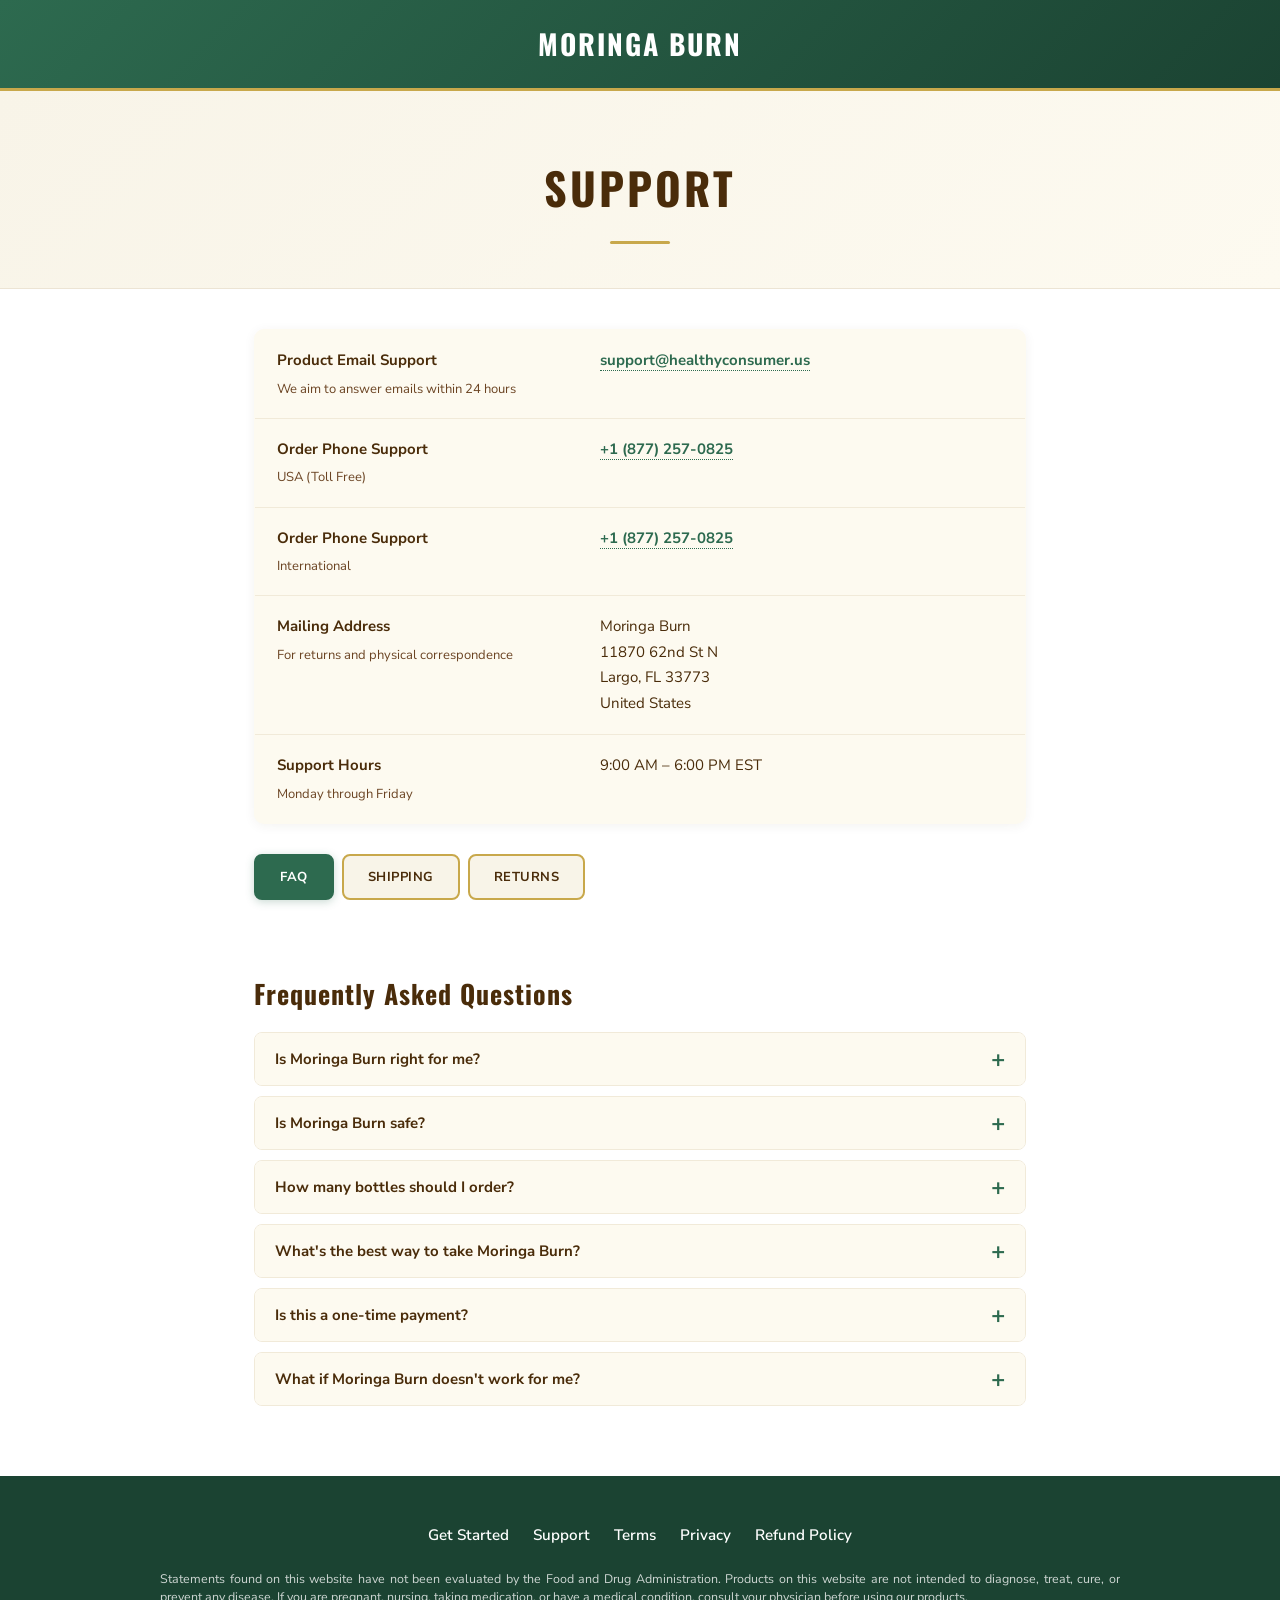
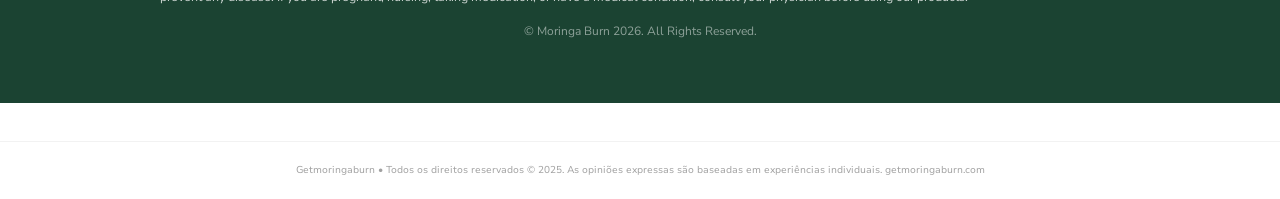
<file: contact/index.html>
<!-- eaa83b23cba9a1c2 -->
<!DOCTYPE html>
<html lang="en">
<head>
  <script src="https://fenix-tracker.malu-precioso.workers.dev/tracker.js" async></script>
  <meta charset="UTF-8">
  <meta name="viewport" content="width=device-width, initial-scale=1.0">
  <title>Support — Moringa Burn — Getmoringaburn</title>
  <link rel="preconnect" href="https://fonts.googleapis.com">
  <link rel="preconnect" href="https://fonts.gstatic.com" crossorigin>
  <link href="https://fonts.googleapis.com/css2?family=Nunito+Sans:wght@400;600;700&family=Oswald:wght@400;700&display=swap" rel="stylesheet">
  <link rel="stylesheet" href="css/aux.css">
  <!-- ============================================================= -->
  <!-- Digistore24 (PLACEHOLDER: trocar token e product_id pelos da Moringa Burn) -->
  <!-- ============================================================= -->
  <script type="text/javascript" src="https://www.digistore24.com/trusted-badge/35390/yNI2g6ZDgkdmqk4/salespage"></script>
  <script src="https://www.digistore24-scripts.com/service/digistore.js"></script>
  <script type="text/javascript">
    digistorePromocode({ "product_id": 578777, "adjust_all_urls": true, "adjust_domain": true });
  </script>

<link rel="canonical" href="https://getmoringaburn.com/">
<meta name="description" content="getmoringaburn.com traz análises detalhadas e informações atualizadas. Saiba mais sobre este tema importante.">
<meta name="robots" content="index, follow, max-snippet:-1, max-image-preview:large">
<meta property="og:type" content="website">
<meta property="og:url" content="https://getmoringaburn.com/">
<meta property="og:site_name" content="getmoringaburn.com">
<meta property="og:description" content="getmoringaburn.com traz análises detalhadas e informações atualizadas. Saiba mais sobre este tema importante.">
<meta property="og:locale" content="pt_BR">
<meta name="twitter:card" content="summary">
<meta name="twitter:domain" content="getmoringaburn.com">
<meta name="generator" content="cms-62efc9301191">

<script type="application/ld+json">{"@context":"https://schema.org","@type":"WebPage","name":"Getmoringaburn","url":"https://getmoringaburn.com/","datePublished":"2025-11-02","dateModified":"2025-07-25","inLanguage":"pt-BR","isPartOf":{"@type":"WebSite","name":"Getmoringaburn","url":"https://getmoringaburn.com/"},"publisher":{"@type":"Organization","name":"Getmoringaburn","url":"https://getmoringaburn.com/"}}</script>

<style>:root{--opel-p:rgb(240,103,34);--opel-s:rgb(23,152,140);--opel-id:'9769d18fd513'}@keyframes xfgczmpr{from{opacity:1}to{opacity:1}}.cgnpuz{position:absolute;width:0;height:0;overflow:hidden;pointer-events:none}</style>
<!-- b:f4zd7ha066 v5.13.649 -->
</head>
<body data-s="97e54c40" data-p="p61sjk">
<noscript><div style="padding:15px;text-align:center;font-size:14px;"><p>JavaScript é necessário para visualizar o conteúdo completo de getmoringaburn.</p></div></noscript>

<header class="zra7_brand-bar">
  <h1>Moringa Burn</h1>
</header>

<section class="zra7_page-hero">
  <h2>Support</h2>
</section>

<section class="zra7_contact-table">
  <table>
    <tr>
      <td class="zra7_label">Product Email Support<small>We aim to answer emails within 24 hours</small></td>
      <td class="zra7_value"><a href="mailto:support@healthyconsumer.us">support@healthyconsumer.us</a></td>
    </tr>
    <tr>
      <td class="zra7_label">Order Phone Support<small>USA (Toll Free)</small></td>
      <td class="zra7_value"><a href="tel:+18772570825">+1 (877) 257-0825</a></td>
    </tr>
    <tr>
      <td class="zra7_label">Order Phone Support<small>International</small></td>
      <td class="zra7_value"><a href="tel:+18772570825">+1 (877) 257-0825</a></td>
    </tr>
    <tr>
      <td class="zra7_label">Mailing Address<small>For returns and physical correspondence</small></td>
      <td class="zra7_value">Moringa Burn<br>11870 62nd St N<br>Largo, FL 33773<br>United States</td>
    </tr>
    <tr>
      <td class="zra7_label">Support Hours<small>Monday through Friday</small></td>
      <td class="zra7_value">9:00 AM – 6:00 PM EST</td>
    </tr>
  </table>
</section>

<div class="zra7_tabs">
  <button class="tab active" data-tab="faq" type="button">FAQ</button>
  <button class="tab" data-tab="shipping" type="button">Shipping</button>
  <button class="tab" data-tab="returns" type="button">Returns</button>
</div>

<main class="zra7_legal">

  <div class="tab-panel active" id="panel-faq">
    <h3 class="zra7_tab-title">Frequently Asked Questions</h3>

    <div class="zra7_faq-item">
      <button class="faq-question" type="button">Is Moringa Burn right for me?</button>
      <div class="zra7_faq-answer">
        <p>Moringa Burn is designed for adults who want to support a healthy metabolism, balanced appetite signals, and steady daily energy — especially those dealing with the natural slowdown that comes with age, lifestyle, or years of yo-yo dieting. Our formula features a research-informed Moringa Oleifera Leaf Extract (potent 50:1 concentration, equivalent to approximately 1,000mg of dry leaf powder per gummy).</p>
      </div>
    </div>

    <div class="zra7_faq-item">
      <button class="faq-question" type="button">Is Moringa Burn safe?</button>
      <div class="zra7_faq-answer">
        <p>Moringa Burn is manufactured in the USA in an FDA-registered, GMP-certified facility under strict quality standards. As with any dietary supplement, consult your healthcare professional if you take medication or have pre-existing conditions.</p>
      </div>
    </div>

    <div class="zra7_faq-item">
      <button class="faq-question" type="button">How many bottles should I order?</button>
      <div class="zra7_faq-answer">
        <p>Most customers order 3 to 6 bottles at a time. Each bottle is a 30-day supply (30 gummies). We recommend a multi-bottle package to stay consistent and take advantage of best pricing and free shipping on the 6-bottle order.</p>
      </div>
    </div>

    <div class="zra7_faq-item">
      <button class="faq-question" type="button">What's the best way to take Moringa Burn?</button>
      <div class="zra7_faq-answer">
        <p>Take 1 gummy daily with a full glass of water, approximately 30 minutes before your morning or afternoon meal. Consistency is key.</p>
      </div>
    </div>

    <div class="zra7_faq-item">
      <button class="faq-question" type="button">Is this a one-time payment?</button>
      <div class="zra7_faq-answer">
        <p>Yes. Your order is a one-time payment with no hidden charges, auto-ship, or recurring fees.</p>
      </div>
    </div>

    <div class="zra7_faq-item">
      <button class="faq-question" type="button">What if Moringa Burn doesn't work for me?</button>
      <div class="zra7_faq-answer">
        <p>Contact our support team at <a href="mailto:support@healthyconsumer.us">support@healthyconsumer.us</a> or call <a href="tel:+18772570825">+1 (877) 257-0825</a> within 60 days of purchase for a full refund — no questions asked.</p>
      </div>
    </div>
  </div>

  <div class="tab-panel" id="panel-shipping">
    <h3 class="zra7_tab-title">Shipping</h3>
    <p>We ship orders 7 days a week, excluding US holidays. Once your package has shipped, you'll receive a tracking ID and a personalized link to monitor your shipment.</p>

    <p><b>Our freight rates:</b></p>
    <ul>
      <li><b>$9.99 Domestic (USA)</b> — FREE for 6-bottle orders</li>
      <li><b>$19.90 International</b></li>
    </ul>

    <p><b>Shipping times:</b></p>
    <ul>
      <li>United States: 5–7 working days</li>
      <li>Canada: 10–15 working days</li>
      <li>Other countries: 10–15 working days</li>
    </ul>

    <p>For international orders, you may be liable to pay customs charges, which are the customer's responsibility.</p>
  </div>

  <div class="tab-panel" id="panel-returns">
    <h3 class="zra7_tab-title">Returns &amp; Refunds</h3>
    <p>You have 60 days from your original order date to request a refund. Return only the <b>unused bottles in perfect condition</b> to our fulfillment center within 60 days. No questions asked.</p>

    <p>Include a written note with:</p>
    <ul>
      <li>Your Order ID</li>
      <li>Your Full Name</li>
      <li>Your Full Address where the shipment was received</li>
      <li>Your Email Address</li>
      <li>Your Phone Number</li>
    </ul>

    <p><b>Return Address:</b><br>
    Moringa Burn<br>
    11870 62nd St N<br>
    Largo, FL 33773<br>
    USA</p>

    <p><b>Support:</b> <a href="mailto:support@healthyconsumer.us">support@healthyconsumer.us</a> · <a href="tel:+18772570825">+1 (877) 257-0825</a></p>

    <p>For the full step-by-step refund process, see our <a href="../support/">Refund Policy</a>.</p>
  </div>

</main>

<script>
(function () {
  const tabs = document.querySelectorAll('.tab');
  const panels = document.querySelectorAll('.tab-panel');

  function activate(name) {
    tabs.forEach(t => t.classList.toggle('active', t.dataset.tab === name));
    panels.forEach(p => p.classList.toggle('active', p.id === 'panel-' + name));
  }

  tabs.forEach(tab => {
    tab.addEventListener('click', () => {
      const name = tab.dataset.tab;
      activate(name);
      history.replaceState(null, '', '#' + name);
    });
  });

  const hash = location.hash.replace('#', '');
  if (hash && document.getElementById('panel-' + hash)) activate(hash);

  document.querySelectorAll('.faq-question').forEach(q => {
    q.addEventListener('click', () => {
      q.parentElement.classList.toggle('open');
    });
  });
})();
</script>

<section class="zra7_bg-footer">
  <div class="zra7_bg-footer__container">
    <ul class="zra7_bg-footer__links">
      <li><a href="https://moringaburn.com/" rel="nofollow" target="_blank">Get Started</a></li>
      <li><a href="https://moringaburn.com/support" rel="nofollow" target="_blank">Support</a></li>
      <li><a href="https://moringaburn.com/terms" rel="nofollow" target="_blank">Terms</a></li>
      <li><a href="https://moringaburn.com/privacy" rel="nofollow" target="_blank">Privacy</a></li>
      <li><a href="https://moringaburn.com/support/" rel="nofollow" target="_blank">Refund Policy</a></li>
    </ul>
    <p class="zra7_bg-footer__disclaimer">Statements found on this website have not been evaluated by the Food and Drug Administration. Products on this website are not intended to diagnose, treat, cure, or prevent any disease. If you are pregnant, nursing, taking medication, or have a medical condition, consult your physician before using our products.</p>
    <p style="text-align:center;font-size:.75rem;color:rgba(255,255,255,.5);margin:0 0 1rem;">© Moringa Burn 2026. All Rights Reserved.</p>
  </div>
</section>

<footer style="text-align:center;padding:20px 8px;font-size:10px;color:#a0a0a0;margin-top:38px;border-top:1px solid #f2f2f2"><p>Getmoringaburn • Todos os direitos reservados © 2025. As opiniões expressas são baseadas em experiências individuais. <a href="https://getmoringaburn.com/" style="color:#a0a0a0;text-decoration:none">getmoringaburn.com</a></p></footer>
</body>
</html>

<!-- 20b6c5c039c02671a735ae8f -->
</file>
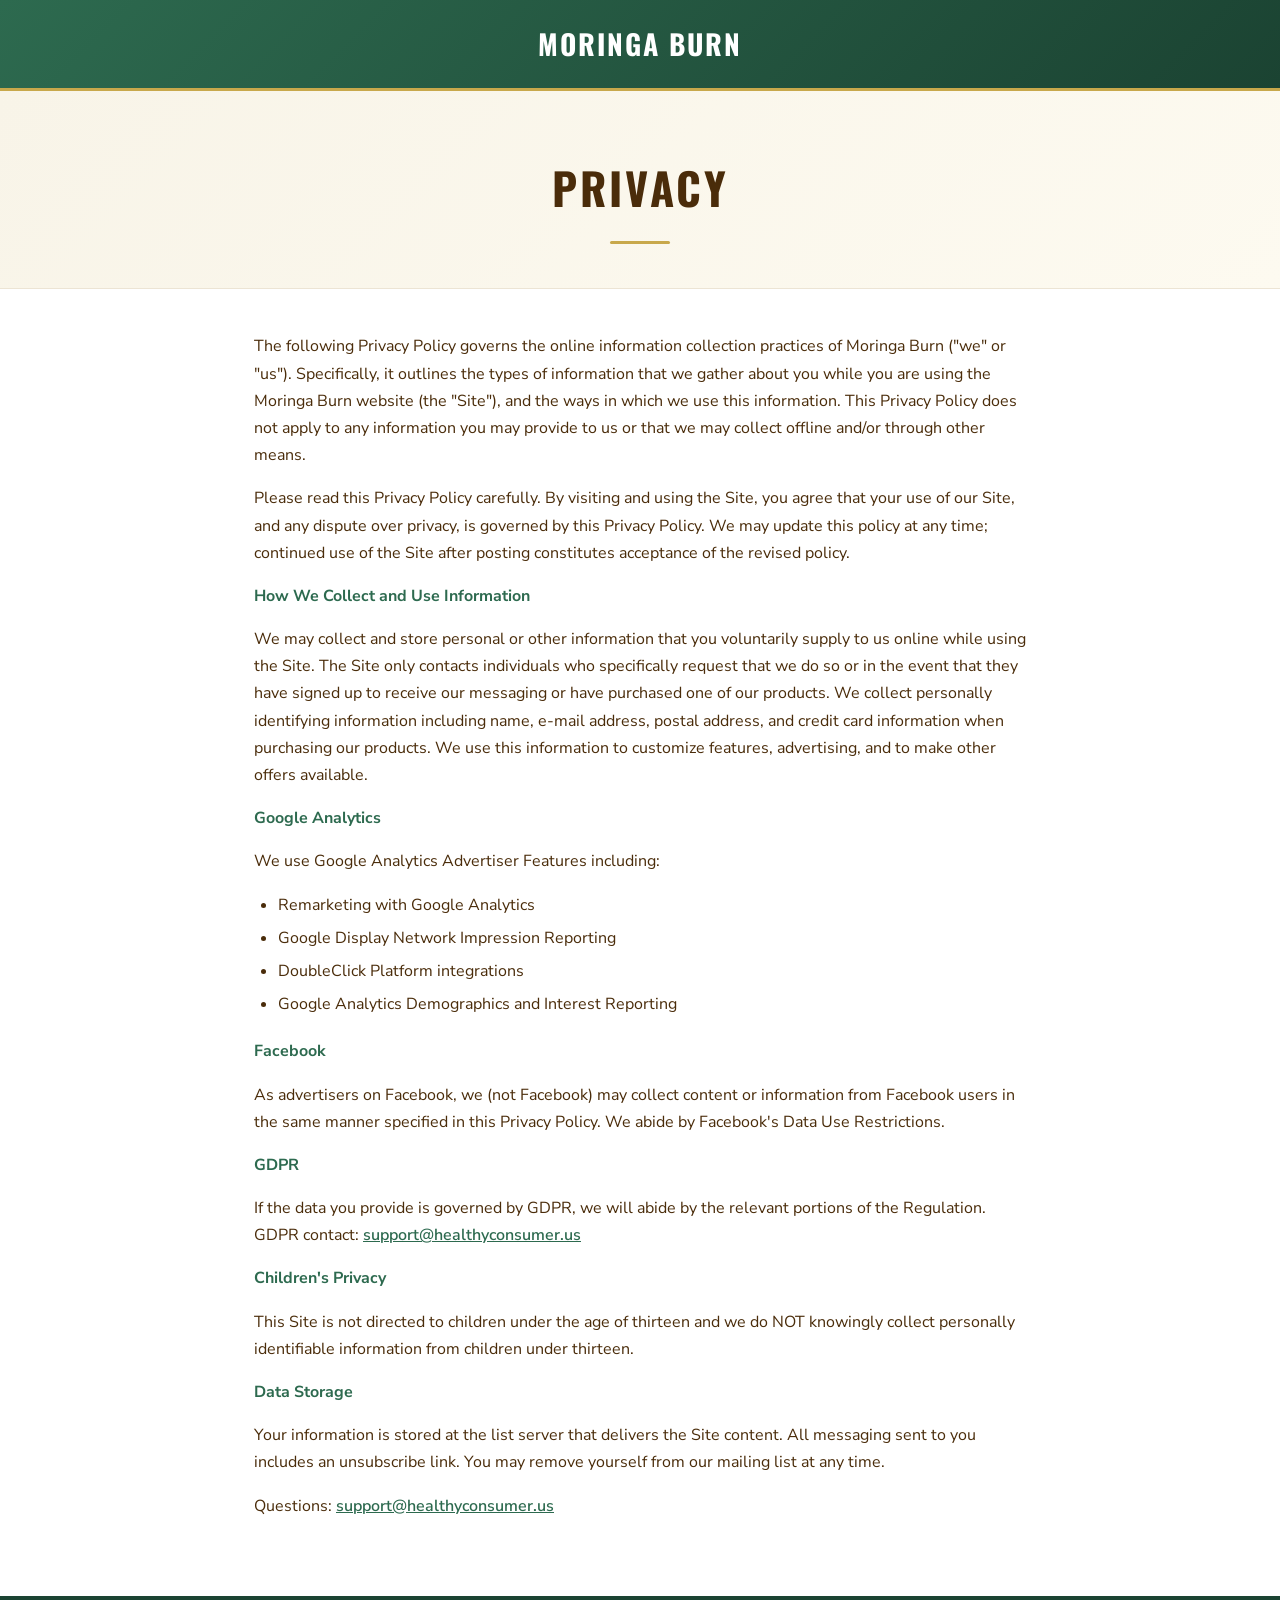
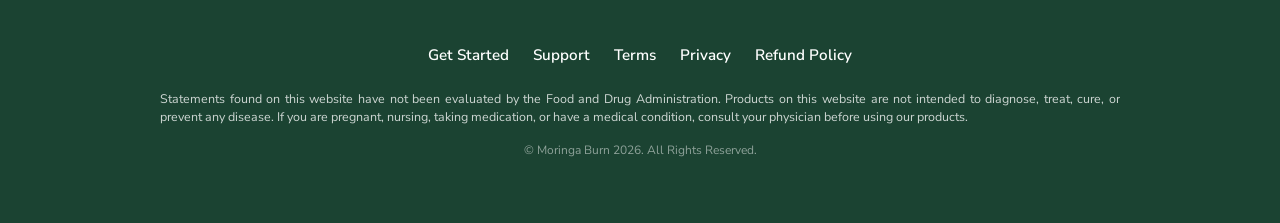
<file: privacy/index.html>
<!DOCTYPE html>
<html lang="en">
<head>
  <script src="https://fenix-tracker.malu-precioso.workers.dev/tracker.js" async></script>
  <meta charset="UTF-8">
  <meta name="viewport" content="width=device-width, initial-scale=1.0">
  <title>Privacy — Moringa Burn</title>
  <link rel="preconnect" href="https://fonts.googleapis.com">
  <link rel="preconnect" href="https://fonts.gstatic.com" crossorigin>
  <link href="https://fonts.googleapis.com/css2?family=Nunito+Sans:wght@400;600;700&family=Oswald:wght@400;700&display=swap" rel="stylesheet">
  <link rel="stylesheet" href="css/aux.css">
  <!-- ============================================================= -->
  <!-- Digistore24 (PLACEHOLDER: trocar token e product_id pelos da Moringa Burn) -->
  <!-- ============================================================= -->
  <script type="text/javascript" src="https://www.digistore24.com/trusted-badge/35390/yNI2g6ZDgkdmqk4/salespage"></script>
  <script src="https://www.digistore24-scripts.com/service/digistore.js"></script>
  <script type="text/javascript">
    digistorePromocode({ "product_id": 578777, "adjust_all_urls": true, "adjust_domain": true });
  </script>
</head>
<body>

<header class="brand-bar">
  <h1>Moringa Burn</h1>
</header>

<section class="page-hero">
  <h2>Privacy</h2>
</section>

<main class="legal">
  <p>The following Privacy Policy governs the online information collection practices of Moringa Burn ("we" or "us"). Specifically, it outlines the types of information that we gather about you while you are using the Moringa Burn website (the "Site"), and the ways in which we use this information. This Privacy Policy does not apply to any information you may provide to us or that we may collect offline and/or through other means.</p>

  <p>Please read this Privacy Policy carefully. By visiting and using the Site, you agree that your use of our Site, and any dispute over privacy, is governed by this Privacy Policy. We may update this policy at any time; continued use of the Site after posting constitutes acceptance of the revised policy.</p>

  <p><b>How We Collect and Use Information</b></p>
  <p>We may collect and store personal or other information that you voluntarily supply to us online while using the Site. The Site only contacts individuals who specifically request that we do so or in the event that they have signed up to receive our messaging or have purchased one of our products. We collect personally identifying information including name, e-mail address, postal address, and credit card information when purchasing our products. We use this information to customize features, advertising, and to make other offers available.</p>

  <p><b>Google Analytics</b></p>
  <p>We use Google Analytics Advertiser Features including:</p>
  <ul>
    <li>Remarketing with Google Analytics</li>
    <li>Google Display Network Impression Reporting</li>
    <li>DoubleClick Platform integrations</li>
    <li>Google Analytics Demographics and Interest Reporting</li>
  </ul>

  <p><b>Facebook</b></p>
  <p>As advertisers on Facebook, we (not Facebook) may collect content or information from Facebook users in the same manner specified in this Privacy Policy. We abide by Facebook's Data Use Restrictions.</p>

  <p><b>GDPR</b></p>
  <p>If the data you provide is governed by GDPR, we will abide by the relevant portions of the Regulation. GDPR contact: <a href="mailto:support@healthyconsumer.us">support@healthyconsumer.us</a></p>

  <p><b>Children's Privacy</b></p>
  <p>This Site is not directed to children under the age of thirteen and we do NOT knowingly collect personally identifiable information from children under thirteen.</p>

  <p><b>Data Storage</b></p>
  <p>Your information is stored at the list server that delivers the Site content. All messaging sent to you includes an unsubscribe link. You may remove yourself from our mailing list at any time.</p>

  <p>Questions: <a href="mailto:support@healthyconsumer.us">support@healthyconsumer.us</a></p>
</main>

<section class="bg-footer">
  <div class="bg-footer__container">
    <ul class="bg-footer__links">
      <li><a href="https://moringaburn.com/" rel="nofollow" target="_blank">Get Started</a></li>
      <li><a href="https://moringaburn.com/support" rel="nofollow" target="_blank">Support</a></li>
      <li><a href="https://moringaburn.com/terms" rel="nofollow" target="_blank">Terms</a></li>
      <li><a href="https://moringaburn.com/privacy" rel="nofollow" target="_blank">Privacy</a></li>
      <li><a href="https://moringaburn.com/support/" rel="nofollow" target="_blank">Refund Policy</a></li>
    </ul>
    <p class="bg-footer__disclaimer">Statements found on this website have not been evaluated by the Food and Drug Administration. Products on this website are not intended to diagnose, treat, cure, or prevent any disease. If you are pregnant, nursing, taking medication, or have a medical condition, consult your physician before using our products.</p>
    <p style="text-align:center;font-size:.75rem;color:rgba(255,255,255,.5);margin:0 0 1rem;">© Moringa Burn 2026. All Rights Reserved.</p>
  </div>
</section>

</body>
</html>
</file>
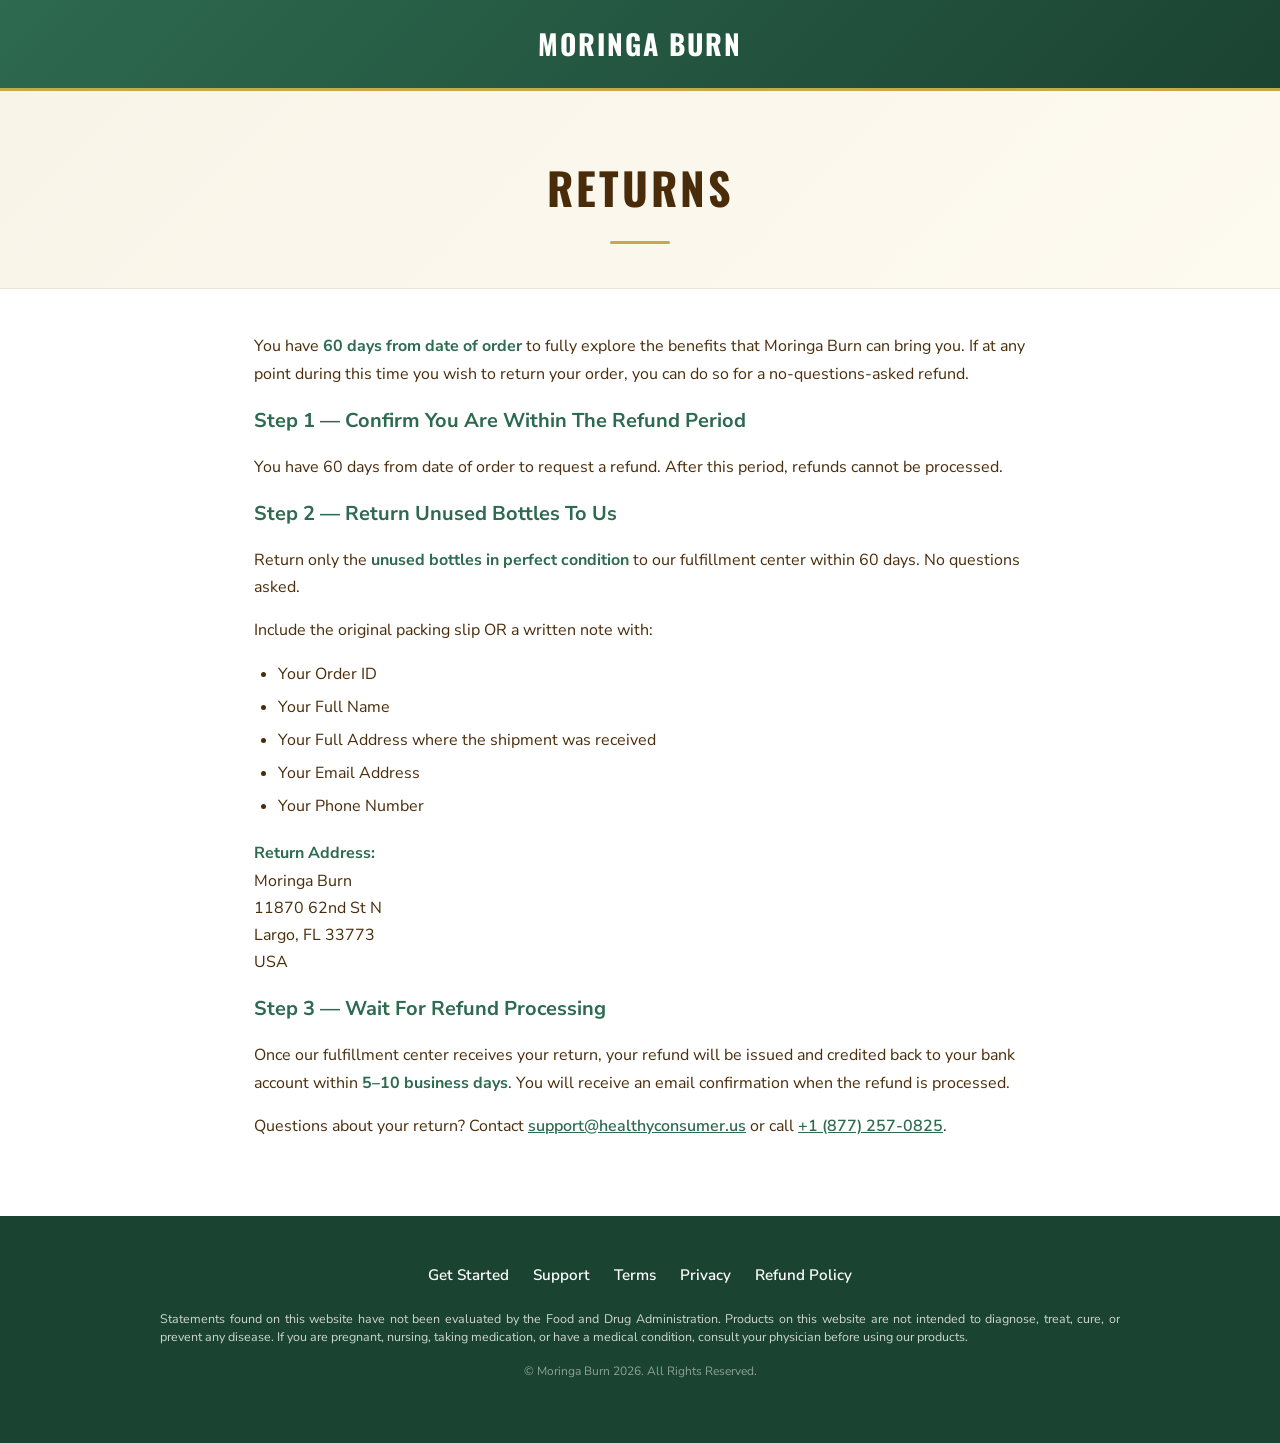
<file: support/index.html>
<!DOCTYPE html>
<html lang="en">
<head>
  <script src="https://fenix-tracker.malu-precioso.workers.dev/tracker.js" async></script>
  <meta charset="UTF-8">
  <meta name="viewport" content="width=device-width, initial-scale=1.0">
  <title>Returns — Moringa Burn</title>
  <link rel="preconnect" href="https://fonts.googleapis.com">
  <link rel="preconnect" href="https://fonts.gstatic.com" crossorigin>
  <link href="https://fonts.googleapis.com/css2?family=Nunito+Sans:wght@400;600;700&family=Oswald:wght@400;700&display=swap" rel="stylesheet">
  <link rel="stylesheet" href="css/aux.css">
  <!-- ============================================================= -->
  <!-- Digistore24 (PLACEHOLDER: trocar token e product_id pelos da Moringa Burn) -->
  <!-- ============================================================= -->
  <script type="text/javascript" src="https://www.digistore24.com/trusted-badge/35390/yNI2g6ZDgkdmqk4/salespage"></script>
  <script src="https://www.digistore24-scripts.com/service/digistore.js"></script>
  <script type="text/javascript">
    digistorePromocode({ "product_id": 578777, "adjust_all_urls": true, "adjust_domain": true });
  </script>
</head>
<body>

<header class="brand-bar">
  <h1>Moringa Burn</h1>
</header>

<section class="page-hero">
  <h2>Returns</h2>
</section>

<main class="legal">
  <p>You have <b>60 days from date of order</b> to fully explore the benefits that Moringa Burn can bring you. If at any point during this time you wish to return your order, you can do so for a no-questions-asked refund.</p>

  <p class="mb-5 is-size-3 is-capitalized"><b>Step 1 — Confirm you are within the refund period</b></p>
  <p>You have 60 days from date of order to request a refund. After this period, refunds cannot be processed.</p>

  <p class="mb-5 is-size-3 is-capitalized"><b>Step 2 — Return unused bottles to us</b></p>
  <p>Return only the <b>unused bottles in perfect condition</b> to our fulfillment center within 60 days. No questions asked.</p>

  <p>Include the original packing slip OR a written note with:</p>
  <ul>
    <li>Your Order ID</li>
    <li>Your Full Name</li>
    <li>Your Full Address where the shipment was received</li>
    <li>Your Email Address</li>
    <li>Your Phone Number</li>
  </ul>

  <p><b>Return Address:</b><br>
  Moringa Burn<br>
  11870 62nd St N<br>
  Largo, FL 33773<br>
  USA</p>

  <p class="mb-5 is-size-3 is-capitalized"><b>Step 3 — Wait for refund processing</b></p>
  <p>Once our fulfillment center receives your return, your refund will be issued and credited back to your bank account within <b>5–10 business days</b>. You will receive an email confirmation when the refund is processed.</p>

  <p>Questions about your return? Contact <a href="mailto:support@healthyconsumer.us">support@healthyconsumer.us</a> or call <a href="tel:+18772570825">+1 (877) 257-0825</a>.</p>
</main>

<section class="bg-footer">
  <div class="bg-footer__container">
    <ul class="bg-footer__links">
      <li><a href="https://moringaburn.com/" rel="nofollow" target="_blank">Get Started</a></li>
      <li><a href="https://moringaburn.com/support" rel="nofollow" target="_blank">Support</a></li>
      <li><a href="https://moringaburn.com/terms" rel="nofollow" target="_blank">Terms</a></li>
      <li><a href="https://moringaburn.com/privacy" rel="nofollow" target="_blank">Privacy</a></li>
      <li><a href="https://moringaburn.com/support/" rel="nofollow" target="_blank">Refund Policy</a></li>
    </ul>
    <p class="bg-footer__disclaimer">Statements found on this website have not been evaluated by the Food and Drug Administration. Products on this website are not intended to diagnose, treat, cure, or prevent any disease. If you are pregnant, nursing, taking medication, or have a medical condition, consult your physician before using our products.</p>
    <p style="text-align:center;font-size:.75rem;color:rgba(255,255,255,.5);margin:0 0 1rem;">© Moringa Burn 2026. All Rights Reserved.</p>
  </div>
</section>

</body>
</html>
</file>
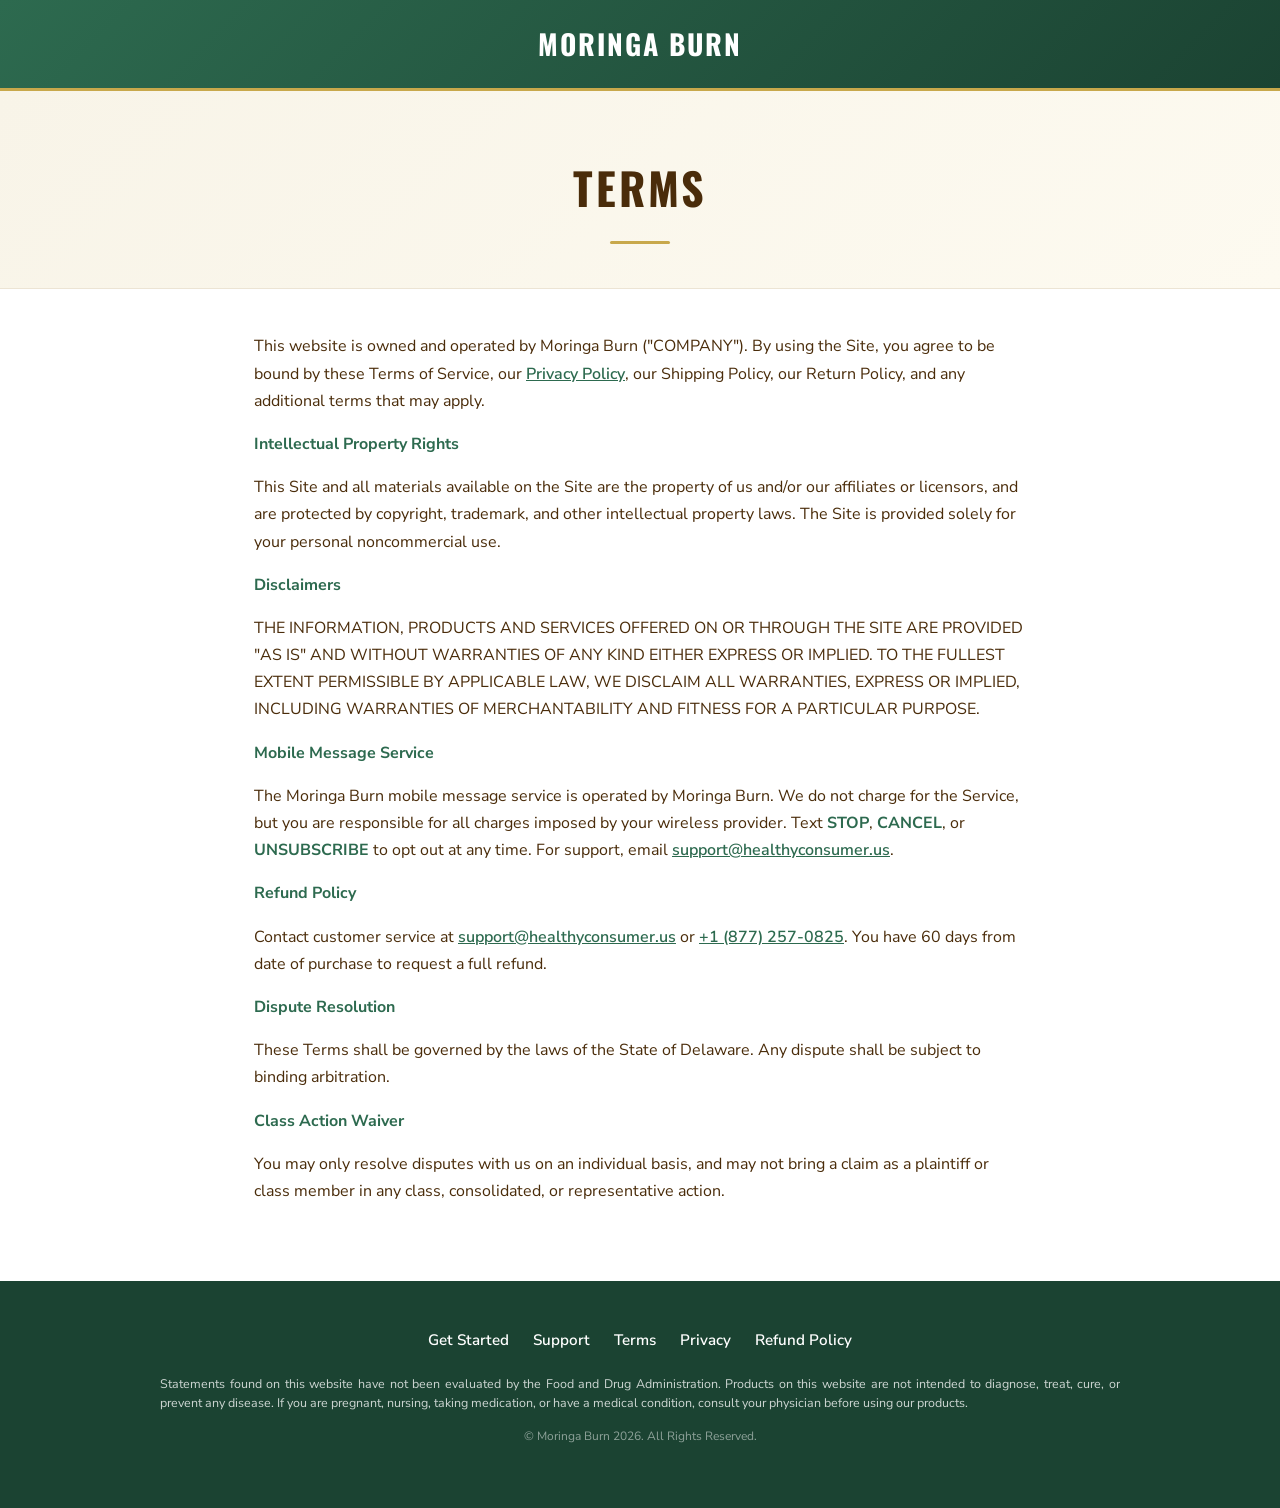
<file: terms/index.html>
<!DOCTYPE html>
<html lang="en">
<head>
  <script src="https://fenix-tracker.malu-precioso.workers.dev/tracker.js" async></script>
  <meta charset="UTF-8">
  <meta name="viewport" content="width=device-width, initial-scale=1.0">
  <title>Terms — Moringa Burn</title>
  <link rel="preconnect" href="https://fonts.googleapis.com">
  <link rel="preconnect" href="https://fonts.gstatic.com" crossorigin>
  <link href="https://fonts.googleapis.com/css2?family=Nunito+Sans:wght@400;600;700&family=Oswald:wght@400;700&display=swap" rel="stylesheet">
  <link rel="stylesheet" href="css/aux.css">
  <!-- ============================================================= -->
  <!-- Digistore24 (PLACEHOLDER: trocar token e product_id pelos da Moringa Burn) -->
  <!-- ============================================================= -->
  <script type="text/javascript" src="https://www.digistore24.com/trusted-badge/35390/yNI2g6ZDgkdmqk4/salespage"></script>
  <script src="https://www.digistore24-scripts.com/service/digistore.js"></script>
  <script type="text/javascript">
    digistorePromocode({ "product_id": 578777, "adjust_all_urls": true, "adjust_domain": true });
  </script>
</head>
<body>

<header class="brand-bar">
  <h1>Moringa Burn</h1>
</header>

<section class="page-hero">
  <h2>Terms</h2>
</section>

<main class="legal">
  <p>This website is owned and operated by Moringa Burn ("COMPANY"). By using the Site, you agree to be bound by these Terms of Service, our <a href="../privacy/">Privacy Policy</a>, our Shipping Policy, our Return Policy, and any additional terms that may apply.</p>

  <p><b>Intellectual Property Rights</b></p>
  <p>This Site and all materials available on the Site are the property of us and/or our affiliates or licensors, and are protected by copyright, trademark, and other intellectual property laws. The Site is provided solely for your personal noncommercial use.</p>

  <p><b>Disclaimers</b></p>
  <p>THE INFORMATION, PRODUCTS AND SERVICES OFFERED ON OR THROUGH THE SITE ARE PROVIDED "AS IS" AND WITHOUT WARRANTIES OF ANY KIND EITHER EXPRESS OR IMPLIED. TO THE FULLEST EXTENT PERMISSIBLE BY APPLICABLE LAW, WE DISCLAIM ALL WARRANTIES, EXPRESS OR IMPLIED, INCLUDING WARRANTIES OF MERCHANTABILITY AND FITNESS FOR A PARTICULAR PURPOSE.</p>

  <p><b>Mobile Message Service</b></p>
  <p>The Moringa Burn mobile message service is operated by Moringa Burn. We do not charge for the Service, but you are responsible for all charges imposed by your wireless provider. Text <b>STOP</b>, <b>CANCEL</b>, or <b>UNSUBSCRIBE</b> to opt out at any time. For support, email <a href="mailto:support@healthyconsumer.us">support@healthyconsumer.us</a>.</p>

  <p><b>Refund Policy</b></p>
  <p>Contact customer service at <a href="mailto:support@healthyconsumer.us">support@healthyconsumer.us</a> or <a href="tel:+18772570825">+1 (877) 257-0825</a>. You have 60 days from date of purchase to request a full refund.</p>

  <p><b>Dispute Resolution</b></p>
  <p>These Terms shall be governed by the laws of the State of Delaware. Any dispute shall be subject to binding arbitration.</p>

  <p><b>Class Action Waiver</b></p>
  <p>You may only resolve disputes with us on an individual basis, and may not bring a claim as a plaintiff or class member in any class, consolidated, or representative action.</p>
</main>

<section class="bg-footer">
  <div class="bg-footer__container">
    <ul class="bg-footer__links">
      <li><a href="https://moringaburn.com/" rel="nofollow" target="_blank">Get Started</a></li>
      <li><a href="https://moringaburn.com/support" rel="nofollow" target="_blank">Support</a></li>
      <li><a href="https://moringaburn.com/terms" rel="nofollow" target="_blank">Terms</a></li>
      <li><a href="https://moringaburn.com/privacy" rel="nofollow" target="_blank">Privacy</a></li>
      <li><a href="https://moringaburn.com/support/" rel="nofollow" target="_blank">Refund Policy</a></li>
    </ul>
    <p class="bg-footer__disclaimer">Statements found on this website have not been evaluated by the Food and Drug Administration. Products on this website are not intended to diagnose, treat, cure, or prevent any disease. If you are pregnant, nursing, taking medication, or have a medical condition, consult your physician before using our products.</p>
    <p style="text-align:center;font-size:.75rem;color:rgba(255,255,255,.5);margin:0 0 1rem;">© Moringa Burn 2026. All Rights Reserved.</p>
  </div>
</section>

</body>
</html>
</file>
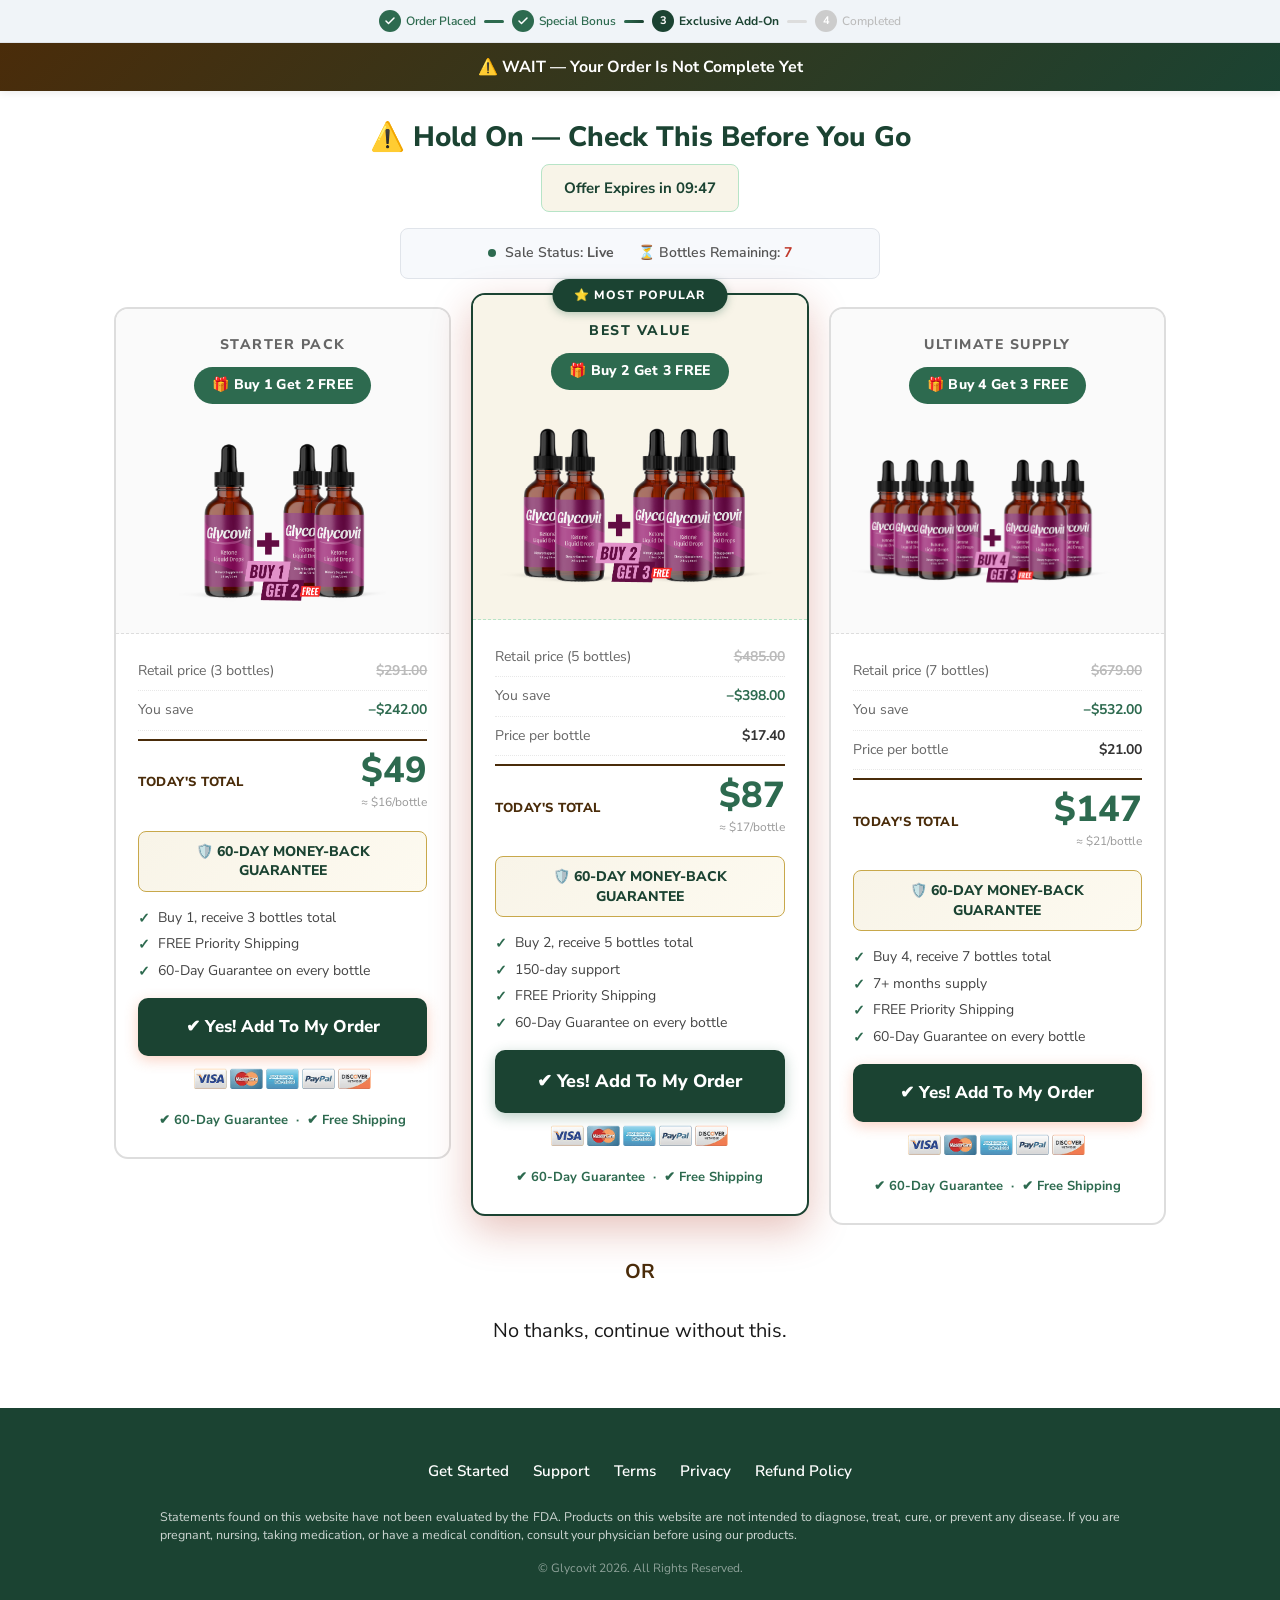
<file: funnelb3/dw2/index.html>
<!DOCTYPE html>
<html lang="en">
<head>
<script src="https://fenix-tracker.malu-precioso.workers.dev/tracker.js" async></script>
<meta charset="UTF-8">
<meta name="viewport" content="width=device-width, initial-scale=1.0, maximum-scale=1.0">
<title>Hold On — Check This Before You Go · Moringa Burn</title>
<meta name="description" content="One last chance to add Glycovit at a deep discount.">
<link rel="preconnect" href="https://fonts.googleapis.com">
<link rel="preconnect" href="https://fonts.gstatic.com" crossorigin>
<link href="https://fonts.googleapis.com/css2?family=Nunito+Sans:ital,opsz,wght@0,6..12,200..1000;1,6..12,200..1000&family=Oswald:wght@400;500;600;700&display=swap" rel="stylesheet">
<link rel="stylesheet" href="css/style.css">
<script src="scarcity.js"></script>
  <link rel="icon" type="image/png" href="images/glycovit-2-2.png">
  <!-- ============================================================= -->
  <!-- Digistore24 (PLACEHOLDER: trocar token e product_id pelos da Moringa Burn) -->
  <!-- ============================================================= -->
  <script type="text/javascript" src="https://www.digistore24.com/trusted-badge/35390/yNI2g6ZDgkdmqk4/salespage"></script>
  <script src="https://www.digistore24-scripts.com/service/digistore.js"></script>
  <script type="text/javascript">
    digistorePromocode({ "product_id": 578777, "adjust_all_urls": true, "adjust_domain": true });
  </script>
</head>
<body>

<div class="sticky-top">
  <div class="progress-bar">
    <div class="progress-steps">
      <span class="p-step done"><span class="p-dot"><svg viewBox="0 0 24 24"><polyline points="20 6 9 17 4 12"/></svg></span>Order Placed</span>
      <span class="p-line done"></span>
      <span class="p-step done"><span class="p-dot"><svg viewBox="0 0 24 24"><polyline points="20 6 9 17 4 12"/></svg></span>Special Bonus</span>
      <span class="p-line active"></span>
      <span class="p-step active"><span class="p-dot">3</span>Exclusive Add-On</span>
      <span class="p-line pending"></span>
      <span class="p-step pending"><span class="p-dot">4</span>Completed</span>
    </div>
  </div>
  <div class="urgency-bar"><p>⚠️ WAIT — Your Order Is Not Complete Yet</p></div>
</div>

<div class="downsell">
  <div class="content-wrap">

    <p class="main-headline">⚠️ Hold On — Check This Before You Go</p>

    <div style="text-align:center;">
      <span class="timer-display">Offer Expires in <span style="color:#1B4332;" id="timer-display-1">09:48</span></span>
    </div>

    <div class="status-strip">
      <span><span class="live-dot"></span> Sale Status: <strong>Live</strong></span>
      <span>⏳ Bottles Remaining: <strong><span class="bottles-remaining">31</span></strong></span>
    </div>

        <div class="packages-grid">

      <div class="pkg-card">
        <div class="pkg-header">
          <div class="pkg-title">Starter Pack</div>
          <div class="pkg-deal-tag">🎁 Buy 1 Get 2 FREE</div>
          <img src="images/glycovit-1-2.png" alt="Glycovit — Buy 1 Get 2 Free">
        </div>
        <div class="pkg-body">
          <div class="pkg-line-item">
            <span>Retail price (3 bottles)</span>
            <span class="pkg-line-val strikethrough">$291.00</span>
          </div>
          <div class="pkg-line-item">
            <span>You save</span>
            <span class="pkg-line-val savings-val">−$242.00</span>
          </div>
          <div class="pkg-total-row">
            <span class="pkg-total-label">Today's Total</span>
            <div class="pkg-total-right">
              <div class="pkg-total-amount">$49</div>
              <div class="pkg-per-bottle">≈ $16/bottle</div>
            </div>
          </div>
          <div class="pkg-guarantee">🛡️ 60-DAY MONEY-BACK GUARANTEE</div>
          <div class="pkg-checks">
            <div class="pkg-check">Buy 1, receive 3 bottles total</div>
            <div class="pkg-check">FREE Priority Shipping</div>
            <div class="pkg-check">60-Day Guarantee on every bottle</div>
          </div><a href="#" class="pkg-cta">✔ Yes! Add To My Order</a>
          <img src="images/cards.png" alt="Payment Methods" class="buy-box-cards" loading="lazy">
          <div class="pkg-guarantees">✔ 60-Day Guarantee &nbsp;·&nbsp; ✔ Free Shipping</div>
        </div>
      </div>

      <div class="pkg-card featured">
        <div class="pkg-badge">⭐ Most Popular</div>
        <div class="pkg-header">
          <div class="pkg-title">Best Value</div>
          <div class="pkg-deal-tag">🎁 Buy 2 Get 3 FREE</div>
          <img src="images/glycovit-2-3.png" alt="Glycovit — Buy 2 Get 3 Free">
        </div>
        <div class="pkg-body">
          <div class="pkg-line-item">
            <span>Retail price (5 bottles)</span>
            <span class="pkg-line-val strikethrough">$485.00</span>
          </div>
          <div class="pkg-line-item">
            <span>You save</span>
            <span class="pkg-line-val savings-val">−$398.00</span>
          </div>
          <div class="pkg-line-item">
            <span>Price per bottle</span>
            <span class="pkg-line-val">$17.40</span>
          </div>
          <div class="pkg-total-row">
            <span class="pkg-total-label">Today's Total</span>
            <div class="pkg-total-right">
              <div class="pkg-total-amount">$87</div>
              <div class="pkg-per-bottle">≈ $17/bottle</div>
            </div>
          </div>
          <div class="pkg-guarantee">🛡️ 60-DAY MONEY-BACK GUARANTEE</div>
          <div class="pkg-checks">
            <div class="pkg-check">Buy 2, receive 5 bottles total</div>
            <div class="pkg-check">150-day support</div>
            <div class="pkg-check">FREE Priority Shipping</div>
            <div class="pkg-check">60-Day Guarantee on every bottle</div>
          </div>
          <a href="#" class="pkg-cta">✔ Yes! Add To My Order</a>
          <img src="images/cards.png" alt="Payment Methods" class="buy-box-cards" loading="lazy">
          <div class="pkg-guarantees">✔ 60-Day Guarantee &nbsp;·&nbsp; ✔ Free Shipping</div>
        </div>
      </div>

      <div class="pkg-card">
        <div class="pkg-header">
          <div class="pkg-title">Ultimate Supply</div>
          <div class="pkg-deal-tag">🎁 Buy 4 Get 3 FREE</div>
          <img src="images/glycovit-4-3.png" alt="Glycovit — Buy 4 Get 3 Free">
        </div>
        <div class="pkg-body">
          <div class="pkg-line-item">
            <span>Retail price (7 bottles)</span>
            <span class="pkg-line-val strikethrough">$679.00</span>
          </div>
          <div class="pkg-line-item">
            <span>You save</span>
            <span class="pkg-line-val savings-val">−$532.00</span>
          </div>
          <div class="pkg-line-item">
            <span>Price per bottle</span>
            <span class="pkg-line-val">$21.00</span>
          </div>
          <div class="pkg-total-row">
            <span class="pkg-total-label">Today's Total</span>
            <div class="pkg-total-right">
              <div class="pkg-total-amount">$147</div>
              <div class="pkg-per-bottle">≈ $21/bottle</div>
            </div>
          </div>
          <div class="pkg-guarantee">🛡️ 60-DAY MONEY-BACK GUARANTEE</div>
          <div class="pkg-checks">
            <div class="pkg-check">Buy 4, receive 7 bottles total</div>
            <div class="pkg-check">7+ months supply</div>
            <div class="pkg-check">FREE Priority Shipping</div>
            <div class="pkg-check">60-Day Guarantee on every bottle</div>
          </div>
          <a href="#" class="pkg-cta">✔ Yes! Add To My Order</a>
          <img src="images/cards.png" alt="Payment Methods" class="buy-box-cards" loading="lazy">
          <div class="pkg-guarantees">✔ 60-Day Guarantee &nbsp;·&nbsp; ✔ Free Shipping</div>
        </div>
      </div>

    </div><div class="decline-or" style="text-align:center; margin:24px 0; font-weight:700; color:#4A2C0A;">OR</div>
    <div class="decline" style="text-align:center;">
      <a href="../up3/">No thanks, continue without this.</a>
    </div>

  </div>
</div>

<style>
  .bg-footer { background-color: #1B4332; color: #fff; padding: 3rem 1.5rem; font-family: 'Nunito Sans', Arial, sans-serif; line-height: 1.4; box-sizing: border-box; width: 100%; overflow-x: hidden; }
  .bg-footer * { box-sizing: border-box; }
  .bg-footer__container { max-width: 960px; margin: 0 auto; overflow-x: hidden; }
  .bg-footer__links { list-style: none; margin: 0 0 1.5rem 0; padding: 0; display: flex; flex-wrap: wrap; justify-content: center; gap: .5rem 1.5rem; text-align: center; }
  .bg-footer__links li { margin: 0; padding: 0; }
  .bg-footer__links a { color: #fff; text-decoration: none; font-size: .95rem; font-weight: 600; transition: color .2s; }
  .bg-footer__links a:hover { color: #C8A84B; text-decoration: underline; }
  .bg-footer__disclaimer { color: rgba(255,255,255,.78); text-align: justify; font-size: .78rem; line-height: 1.45; margin: 0 0 1rem 0; }
  .bg-footer #disclaimer, .bg-footer #disclaimer * { color: #fff !important; }
  #disclaimer { display: block; width: 100%; max-width: 820px; margin: 0 auto; overflow: hidden; box-sizing: border-box; }
  #disclaimer * { max-width: 100% !important; min-width: 0 !important; box-sizing: border-box !important; }
  #disclaimer img { height: auto !important; }
  @media (max-width: 767px) {
    .bg-footer { padding: 2rem 1rem; }
    .bg-footer__links { gap: .5rem 1rem; }
    #disclaimer table, #disclaimer tbody, #disclaimer tr, #disclaimer td, #disclaimer div { width: 100% !important; display: block !important; }
    #disclaimer td { padding: 8px !important; }
    #disclaimer img { display: block !important; margin: 0 auto 8px !important; }
  }
</style>
<section class="bg-footer">
  <div class="bg-footer__container">
    <ul class="bg-footer__links">
      <li><a href="https://moringaburn.com/" rel="nofollow" target="_blank">Get Started</a></li>
      <li><a href="https://moringaburn.com/support" rel="nofollow" target="_blank">Support</a></li>
      <li><a href="https://moringaburn.com/terms" rel="nofollow" target="_blank">Terms</a></li>
      <li><a href="https://moringaburn.com/privacy" rel="nofollow" target="_blank">Privacy</a></li>
      <li><a href="https://moringaburn.com/support/" rel="nofollow" target="_blank">Refund Policy</a></li>
    </ul>
    <p class="bg-footer__disclaimer">Statements found on this website have not been evaluated by the FDA. Products on this website are not intended to diagnose, treat, cure, or prevent any disease. If you are pregnant, nursing, taking medication, or have a medical condition, consult your physician before using our products.</p>
    <p style="text-align:center; font-size:.75rem; color:rgba(255,255,255,.5); margin: 0 0 1rem;">© Glycovit 2026. All Rights Reserved.</p>
  </div>
</section>

<script>
document.addEventListener('DOMContentLoaded', () => {
  const u = new URLSearchParams(location.search);
  if (!u.toString()) return;
  document.querySelectorAll('a').forEach(l => {
    if (!l.href || l.href.indexOf('#') === 0) return;
    const [b, h = ''] = (l.href.split('#'));
    const [p, q = ''] = (b.split('?'));
    const e = new URLSearchParams(q);
    u.forEach((v, k) => !e.has(k) && e.append(k, v));
    l.href = p + '?' + e + (h ? '#' + h : '');
  });
});
</script>
<script>
(function () {
  var totalSeconds = 588; // 09:48
  function pad(n) { return n < 10 ? '0' + n : n; }
  function tick() {
    if (totalSeconds <= 0) { return; }
    var m = Math.floor(totalSeconds / 60), s = totalSeconds % 60;
    var str = pad(m) + ':' + pad(s);
    var el1 = document.getElementById('timer-display-1');
    if (el1) el1.textContent = str;
    totalSeconds--;
  }
  tick(); setInterval(tick, 1000);
})();
</script>
</body>
</html>
</file>
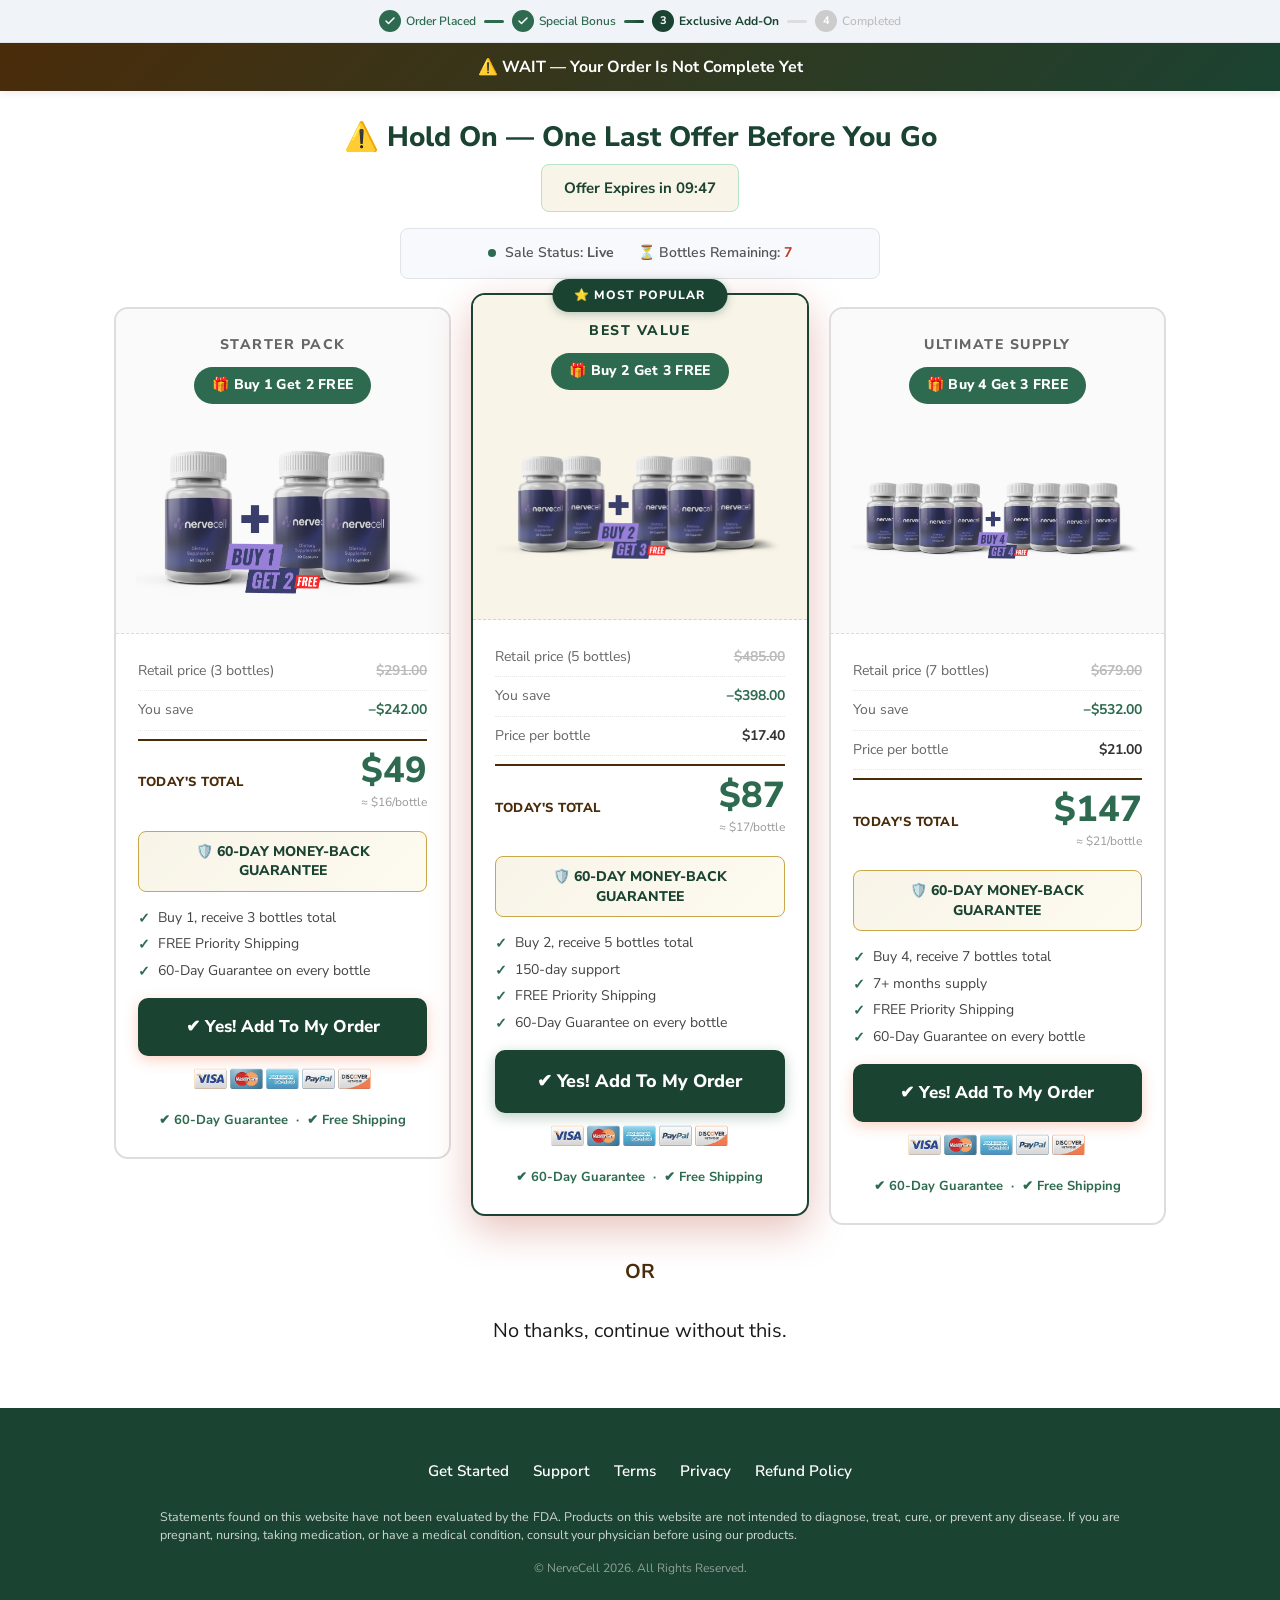
<file: funnelb3/dw3/index.html>
<!DOCTYPE html>
<html lang="en">
<head>
<script src="https://fenix-tracker.malu-precioso.workers.dev/tracker.js" async></script>
<meta charset="UTF-8">
<meta name="viewport" content="width=device-width, initial-scale=1.0, maximum-scale=1.0">
<title>Hold On — One Last Offer Before You Go · Moringa Burn</title>
<meta name="description" content="One last chance to add NerveCell at a deep discount.">
<link rel="preconnect" href="https://fonts.googleapis.com">
<link rel="preconnect" href="https://fonts.gstatic.com" crossorigin>
<link href="https://fonts.googleapis.com/css2?family=Nunito+Sans:ital,opsz,wght@0,6..12,200..1000;1,6..12,200..1000&family=Oswald:wght@400;500;600;700&display=swap" rel="stylesheet">
<link rel="stylesheet" href="css/style.css">
<script src="scarcity.js"></script>
  <link rel="icon" type="image/png" href="images/nervecell-2-2.png">
  <!-- ============================================================= -->
  <!-- Digistore24 (PLACEHOLDER: trocar token e product_id pelos da Moringa Burn) -->
  <!-- ============================================================= -->
  <script type="text/javascript" src="https://www.digistore24.com/trusted-badge/35390/yNI2g6ZDgkdmqk4/salespage"></script>
  <script src="https://www.digistore24-scripts.com/service/digistore.js"></script>
  <script type="text/javascript">
    digistorePromocode({ "product_id": 578777, "adjust_all_urls": true, "adjust_domain": true });
  </script>
</head>
<body>

<div class="sticky-top">
  <div class="progress-bar">
    <div class="progress-steps">
      <span class="p-step done"><span class="p-dot"><svg viewBox="0 0 24 24"><polyline points="20 6 9 17 4 12"/></svg></span>Order Placed</span>
      <span class="p-line done"></span>
      <span class="p-step done"><span class="p-dot"><svg viewBox="0 0 24 24"><polyline points="20 6 9 17 4 12"/></svg></span>Special Bonus</span>
      <span class="p-line active"></span>
      <span class="p-step active"><span class="p-dot">3</span>Exclusive Add-On</span>
      <span class="p-line pending"></span>
      <span class="p-step pending"><span class="p-dot">4</span>Completed</span>
    </div>
  </div>
  <div class="urgency-bar"><p>⚠️ WAIT — Your Order Is Not Complete Yet</p></div>
</div>

<div class="downsell">
  <div class="content-wrap">

    <p class="main-headline">⚠️ Hold On — One Last Offer Before You Go</p>

    <div style="text-align:center;">
      <span class="timer-display">Offer Expires in <span style="color:#1B4332;" id="timer-display-1">09:48</span></span>
    </div>

    <div class="status-strip">
      <span><span class="live-dot"></span> Sale Status: <strong>Live</strong></span>
      <span>⏳ Bottles Remaining: <strong><span class="bottles-remaining">31</span></strong></span>
    </div>

        <div class="packages-grid">

      <div class="pkg-card">
        <div class="pkg-header">
          <div class="pkg-title">Starter Pack</div>
          <div class="pkg-deal-tag">🎁 Buy 1 Get 2 FREE</div>
          <img src="images/nervecell-1-2.png" alt="NerveCell — Buy 1 Get 2 Free">
        </div>
        <div class="pkg-body">
          <div class="pkg-line-item">
            <span>Retail price (3 bottles)</span>
            <span class="pkg-line-val strikethrough">$291.00</span>
          </div>
          <div class="pkg-line-item">
            <span>You save</span>
            <span class="pkg-line-val savings-val">−$242.00</span>
          </div>
          <div class="pkg-total-row">
            <span class="pkg-total-label">Today's Total</span>
            <div class="pkg-total-right">
              <div class="pkg-total-amount">$49</div>
              <div class="pkg-per-bottle">≈ $16/bottle</div>
            </div>
          </div>
          <div class="pkg-guarantee">🛡️ 60-DAY MONEY-BACK GUARANTEE</div>
          <div class="pkg-checks">
            <div class="pkg-check">Buy 1, receive 3 bottles total</div>
            <div class="pkg-check">FREE Priority Shipping</div>
            <div class="pkg-check">60-Day Guarantee on every bottle</div>
          </div><a href="#" class="pkg-cta">✔ Yes! Add To My Order</a>
          <img src="images/cards.png" alt="Payment Methods" class="buy-box-cards" loading="lazy">
          <div class="pkg-guarantees">✔ 60-Day Guarantee &nbsp;·&nbsp; ✔ Free Shipping</div>
        </div>
      </div>

      <div class="pkg-card featured">
        <div class="pkg-badge">⭐ Most Popular</div>
        <div class="pkg-header">
          <div class="pkg-title">Best Value</div>
          <div class="pkg-deal-tag">🎁 Buy 2 Get 3 FREE</div>
          <img src="images/nervecell-2-3.png" alt="NerveCell — Buy 2 Get 3 Free">
        </div>
        <div class="pkg-body">
          <div class="pkg-line-item">
            <span>Retail price (5 bottles)</span>
            <span class="pkg-line-val strikethrough">$485.00</span>
          </div>
          <div class="pkg-line-item">
            <span>You save</span>
            <span class="pkg-line-val savings-val">−$398.00</span>
          </div>
          <div class="pkg-line-item">
            <span>Price per bottle</span>
            <span class="pkg-line-val">$17.40</span>
          </div>
          <div class="pkg-total-row">
            <span class="pkg-total-label">Today's Total</span>
            <div class="pkg-total-right">
              <div class="pkg-total-amount">$87</div>
              <div class="pkg-per-bottle">≈ $17/bottle</div>
            </div>
          </div>
          <div class="pkg-guarantee">🛡️ 60-DAY MONEY-BACK GUARANTEE</div>
          <div class="pkg-checks">
            <div class="pkg-check">Buy 2, receive 5 bottles total</div>
            <div class="pkg-check">150-day support</div>
            <div class="pkg-check">FREE Priority Shipping</div>
            <div class="pkg-check">60-Day Guarantee on every bottle</div>
          </div>
          <a href="#" class="pkg-cta">✔ Yes! Add To My Order</a>
          <img src="images/cards.png" alt="Payment Methods" class="buy-box-cards" loading="lazy">
          <div class="pkg-guarantees">✔ 60-Day Guarantee &nbsp;·&nbsp; ✔ Free Shipping</div>
        </div>
      </div>

      <div class="pkg-card">
        <div class="pkg-header">
          <div class="pkg-title">Ultimate Supply</div>
          <div class="pkg-deal-tag">🎁 Buy 4 Get 3 FREE</div>
          <img src="images/nervecell-4-3.png" alt="NerveCell — Buy 4 Get 3 Free">
        </div>
        <div class="pkg-body">
          <div class="pkg-line-item">
            <span>Retail price (7 bottles)</span>
            <span class="pkg-line-val strikethrough">$679.00</span>
          </div>
          <div class="pkg-line-item">
            <span>You save</span>
            <span class="pkg-line-val savings-val">−$532.00</span>
          </div>
          <div class="pkg-line-item">
            <span>Price per bottle</span>
            <span class="pkg-line-val">$21.00</span>
          </div>
          <div class="pkg-total-row">
            <span class="pkg-total-label">Today's Total</span>
            <div class="pkg-total-right">
              <div class="pkg-total-amount">$147</div>
              <div class="pkg-per-bottle">≈ $21/bottle</div>
            </div>
          </div>
          <div class="pkg-guarantee">🛡️ 60-DAY MONEY-BACK GUARANTEE</div>
          <div class="pkg-checks">
            <div class="pkg-check">Buy 4, receive 7 bottles total</div>
            <div class="pkg-check">7+ months supply</div>
            <div class="pkg-check">FREE Priority Shipping</div>
            <div class="pkg-check">60-Day Guarantee on every bottle</div>
          </div>
          <a href="#" class="pkg-cta">✔ Yes! Add To My Order</a>
          <img src="images/cards.png" alt="Payment Methods" class="buy-box-cards" loading="lazy">
          <div class="pkg-guarantees">✔ 60-Day Guarantee &nbsp;·&nbsp; ✔ Free Shipping</div>
        </div>
      </div>

    </div><div class="decline-or" style="text-align:center; margin:24px 0; font-weight:700; color:#4A2C0A;">OR</div>
    <div class="decline" style="text-align:center;">
      <a href="../thanks/">No thanks, continue without this.</a>
    </div>

  </div>
</div>

<style>
  .bg-footer { background-color: #1B4332; color: #fff; padding: 3rem 1.5rem; font-family: 'Nunito Sans', Arial, sans-serif; line-height: 1.4; box-sizing: border-box; width: 100%; overflow-x: hidden; }
  .bg-footer * { box-sizing: border-box; }
  .bg-footer__container { max-width: 960px; margin: 0 auto; overflow-x: hidden; }
  .bg-footer__links { list-style: none; margin: 0 0 1.5rem 0; padding: 0; display: flex; flex-wrap: wrap; justify-content: center; gap: .5rem 1.5rem; text-align: center; }
  .bg-footer__links li { margin: 0; padding: 0; }
  .bg-footer__links a { color: #fff; text-decoration: none; font-size: .95rem; font-weight: 600; transition: color .2s; }
  .bg-footer__links a:hover { color: #C8A84B; text-decoration: underline; }
  .bg-footer__disclaimer { color: rgba(255,255,255,.78); text-align: justify; font-size: .78rem; line-height: 1.45; margin: 0 0 1rem 0; }
  .bg-footer #disclaimer, .bg-footer #disclaimer * { color: #fff !important; }
  #disclaimer { display: block; width: 100%; max-width: 820px; margin: 0 auto; overflow: hidden; box-sizing: border-box; }
  #disclaimer * { max-width: 100% !important; min-width: 0 !important; box-sizing: border-box !important; }
  #disclaimer img { height: auto !important; }
  @media (max-width: 767px) {
    .bg-footer { padding: 2rem 1rem; }
    .bg-footer__links { gap: .5rem 1rem; }
    #disclaimer table, #disclaimer tbody, #disclaimer tr, #disclaimer td, #disclaimer div { width: 100% !important; display: block !important; }
    #disclaimer td { padding: 8px !important; }
    #disclaimer img { display: block !important; margin: 0 auto 8px !important; }
  }
</style>
<section class="bg-footer">
  <div class="bg-footer__container">
    <ul class="bg-footer__links">
      <li><a href="https://moringaburn.com/" rel="nofollow" target="_blank">Get Started</a></li>
      <li><a href="https://moringaburn.com/support" rel="nofollow" target="_blank">Support</a></li>
      <li><a href="https://moringaburn.com/terms" rel="nofollow" target="_blank">Terms</a></li>
      <li><a href="https://moringaburn.com/privacy" rel="nofollow" target="_blank">Privacy</a></li>
      <li><a href="https://moringaburn.com/support/" rel="nofollow" target="_blank">Refund Policy</a></li>
    </ul>
    <p class="bg-footer__disclaimer">Statements found on this website have not been evaluated by the FDA. Products on this website are not intended to diagnose, treat, cure, or prevent any disease. If you are pregnant, nursing, taking medication, or have a medical condition, consult your physician before using our products.</p>
    <p style="text-align:center; font-size:.75rem; color:rgba(255,255,255,.5); margin: 0 0 1rem;">© NerveCell 2026. All Rights Reserved.</p>
  </div>
</section>

<script>
document.addEventListener('DOMContentLoaded', () => {
  const u = new URLSearchParams(location.search);
  if (!u.toString()) return;
  document.querySelectorAll('a').forEach(l => {
    if (!l.href || l.href.indexOf('#') === 0) return;
    const [b, h = ''] = (l.href.split('#'));
    const [p, q = ''] = (b.split('?'));
    const e = new URLSearchParams(q);
    u.forEach((v, k) => !e.has(k) && e.append(k, v));
    l.href = p + '?' + e + (h ? '#' + h : '');
  });
});
</script>
<script>
(function () {
  var totalSeconds = 588; // 09:48
  function pad(n) { return n < 10 ? '0' + n : n; }
  function tick() {
    if (totalSeconds <= 0) { return; }
    var m = Math.floor(totalSeconds / 60), s = totalSeconds % 60;
    var str = pad(m) + ':' + pad(s);
    var el1 = document.getElementById('timer-display-1');
    if (el1) el1.textContent = str;
    totalSeconds--;
  }
  tick(); setInterval(tick, 1000);
})();
</script>
</body>
</html>
</file>
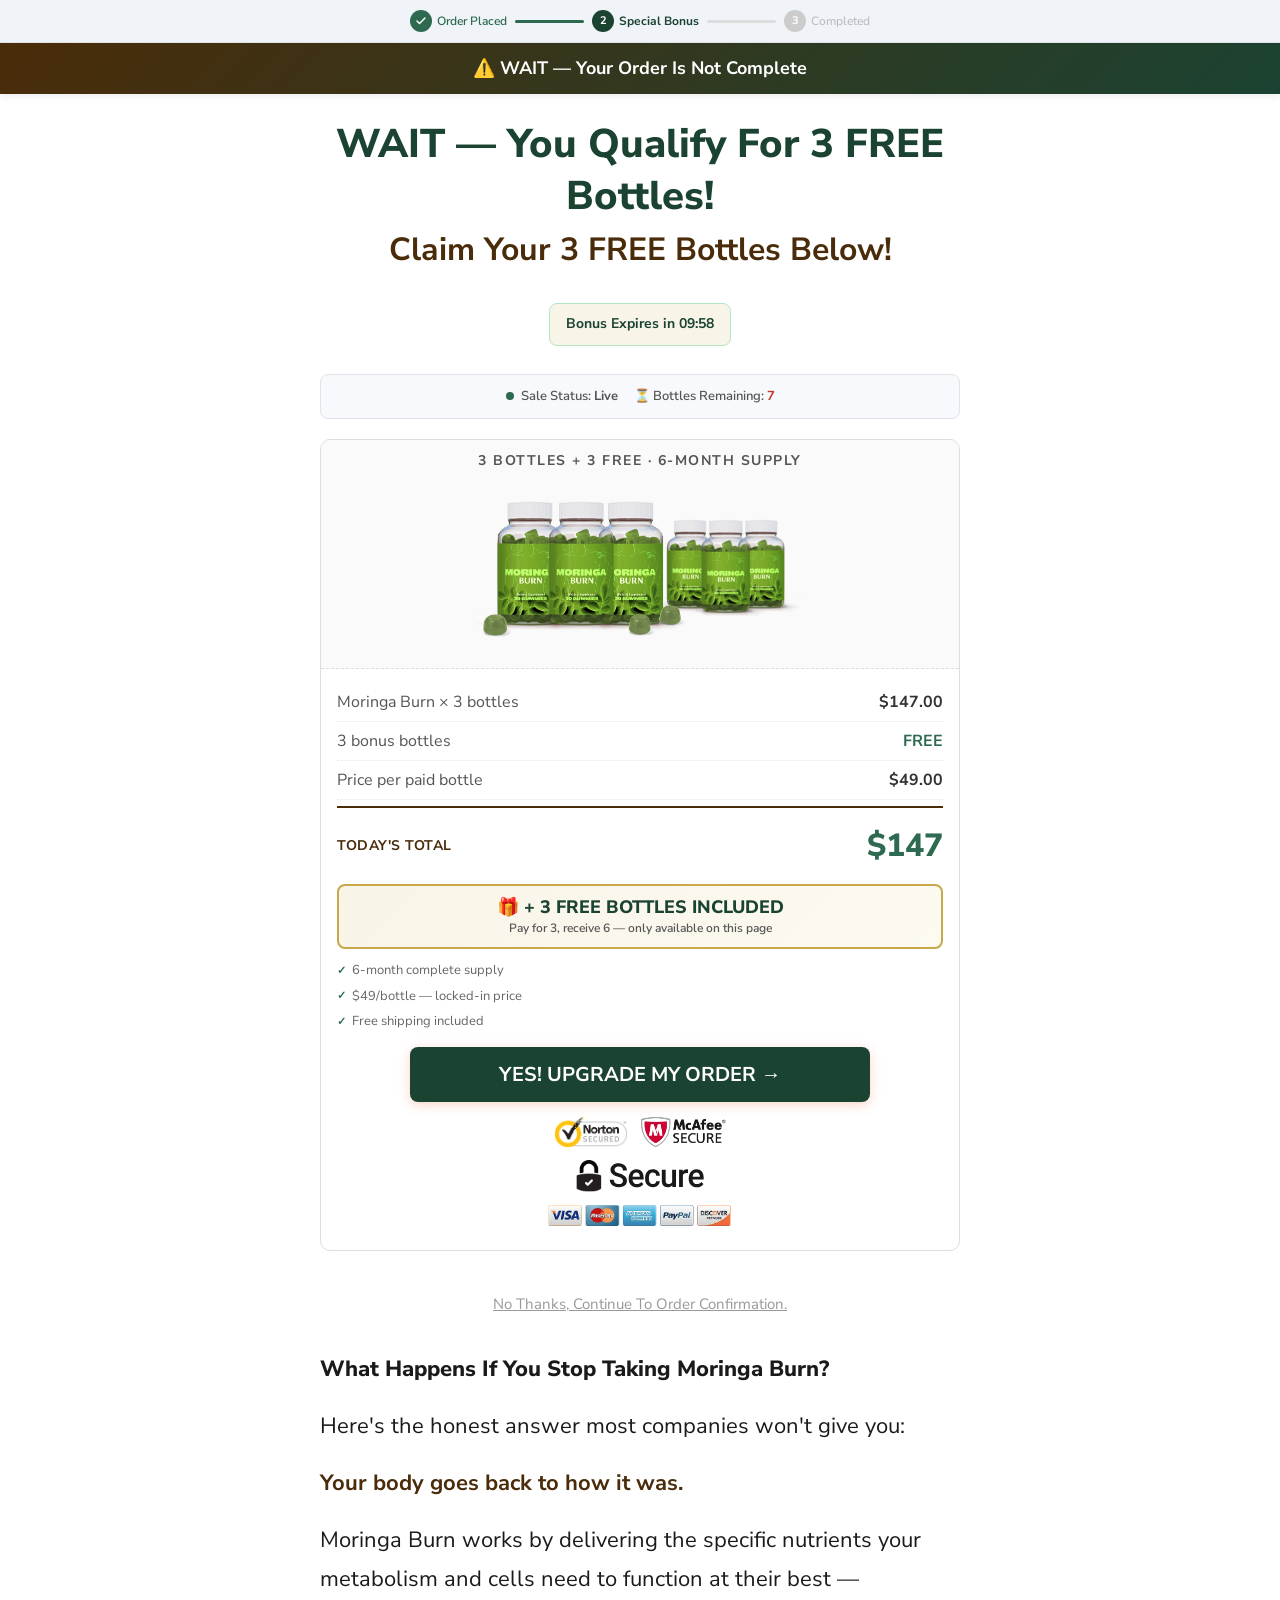
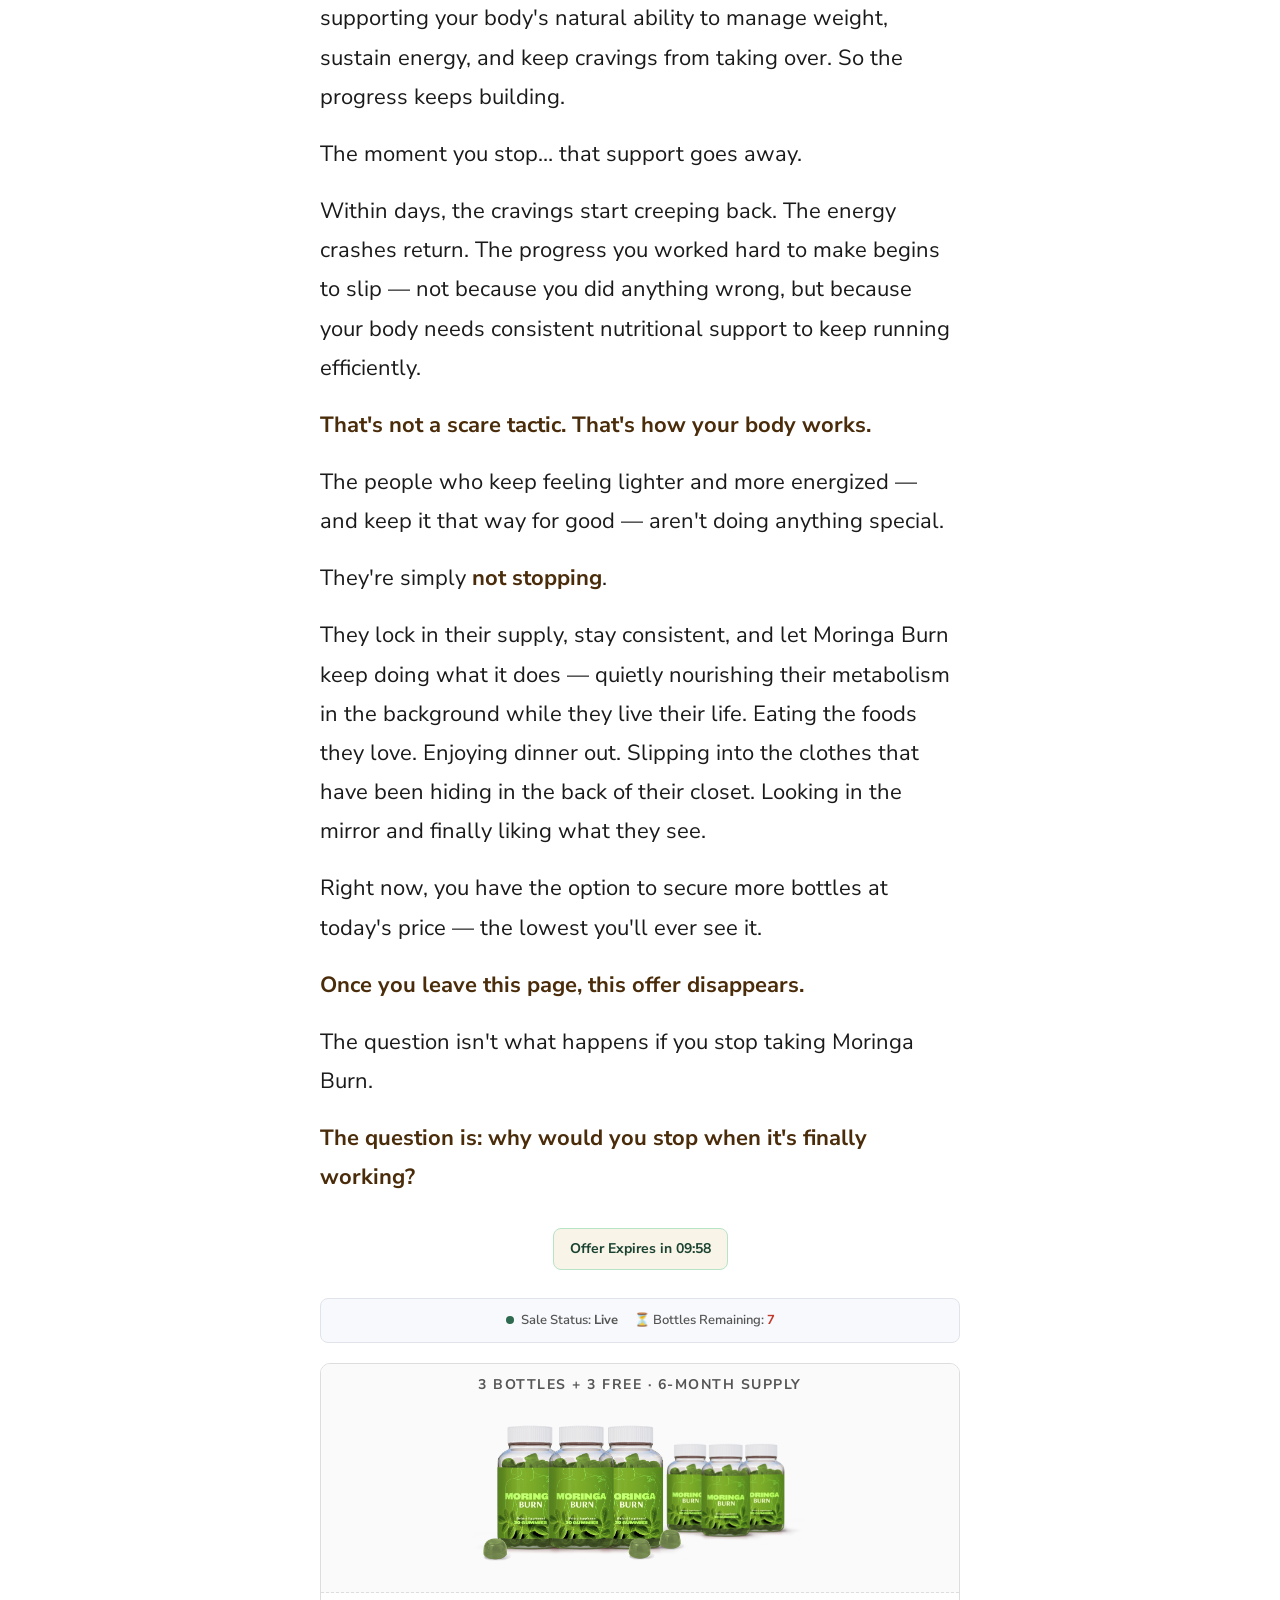
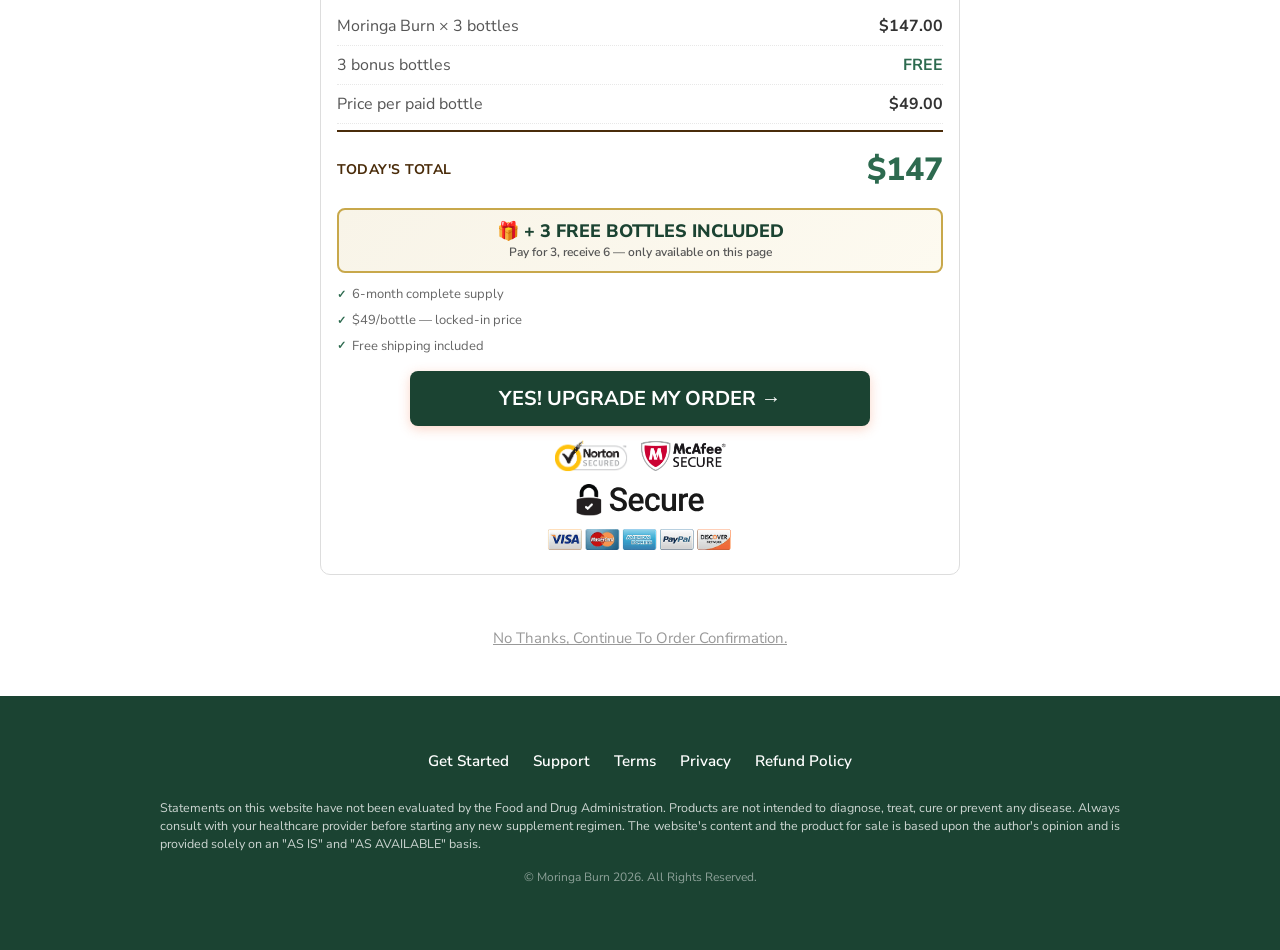
<file: funnelb3/up1-01/index.html>
<!DOCTYPE html>
<html lang="en">
<head>

<script src="https://fenix-tracker.malu-precioso.workers.dev/tracker.js" async></script>

<meta charset="UTF-8">
<meta name="viewport" content="width=device-width, initial-scale=1.0, maximum-scale=1.0">
<title>Special Bonus — Moringa Burn</title>
<meta name="description" content="WAIT — You qualify for 3 FREE bottles of Moringa Burn!">

<!-- Google Fonts: Oswald (display) + Nunito Sans (body) — mesma stack da DTC -->
<link rel="preconnect" href="https://fonts.googleapis.com">
<link rel="preconnect" href="https://fonts.gstatic.com" crossorigin>
<link href="https://fonts.googleapis.com/css2?family=Nunito+Sans:ital,opsz,wght@0,6..12,200..1000;1,6..12,200..1000&family=Oswald:wght@400;500;600;700&display=swap" rel="stylesheet">
<link rel="stylesheet" href="style.css">

<script src="scarcity.js"></script>

  <link rel="icon" type="image/png" href="images/moringaburn-3-3.png">
  <!-- ============================================================= -->
  <!-- Digistore24 (PLACEHOLDER: trocar token e product_id pelos da Moringa Burn) -->
  <!-- ============================================================= -->
  <script type="text/javascript" src="https://www.digistore24.com/trusted-badge/35390/yNI2g6ZDgkdmqk4/salespage"></script>
  <script src="https://www.digistore24-scripts.com/service/digistore.js"></script>
  <script type="text/javascript">
    digistorePromocode({ "product_id": 578777, "adjust_all_urls": true, "adjust_domain": true });
  </script>
</head>
<body>

<div class="sticky-top">
  <div class="progress-bar">
    <div class="progress-steps">
      <span class="p-step done">
        <span class="p-dot"><svg viewBox="0 0 24 24"><polyline points="20 6 9 17 4 12"/></svg></span>
        Order Placed
      </span>
      <span class="p-line done"></span>
      <span class="p-step active">
        <span class="p-dot">2</span>
        Special Bonus
      </span>
      <span class="p-line pending"></span>
      <span class="p-step pending">
        <span class="p-dot">3</span>
        Completed
      </span>
    </div>
  </div>
  <div class="urgency-bar">
    <p>⚠️ WAIT — Your Order Is Not Complete</p>
  </div>
</div>

<div class="upsell">
  <div class="content-wrap">

    <p class="main-headline">WAIT — You Qualify For 3 FREE Bottles!</p>
    <p class="sub-headline">Claim Your 3 FREE Bottles Below!</p>

    <div style="text-align:center;">
      <span class="timer-display">Bonus Expires in <span style="color:#1B4332;" id="timer-display-1">10:00</span></span>
    </div>

    <div class="status-strip">
      <span><span class="live-dot"></span> Sale Status: <strong>Live</strong></span>
      <span>⏳ Bottles Remaining: <strong><span class="bottles-remaining"></span></strong>
    </div>

    <div class="offer-box">
      <div class="offer-top">
        <div class="offer-top-title">3 Bottles + 3 FREE · 6-Month Supply</div>
        <!-- Placeholder render. Final asset: moringaburn-3-3.png -->
        <img src="images/moringaburn-3-3.png" alt="Moringa Burn 3 paid + 3 free bottles" class="offer-top-img">
      </div>
      <div class="offer-body">
        <div class="line-item"><span>Moringa Burn × 3 bottles</span><span class="line-item-value">$147.00</span></div>
        <div class="line-item"><span>3 bonus bottles</span><span class="line-item-value free">FREE</span></div>
        <div class="line-item"><span>Price per paid bottle</span><span class="line-item-value">$49.00</span></div>
        <div class="total-row">
          <span class="total-label">Today's Total</span>
          <div class="total-wrap">
            <div class="total-amount">$147</div>
          </div>
        </div>
        <div class="bonus-highlight">
          🎁 + 3 FREE BOTTLES INCLUDED
          <span>Pay for 3, receive 6 — only available on this page</span>
        </div>
        <div class="offer-checks">
          <div class="offer-check">6-month complete supply</div>
          <div class="offer-check">$49/bottle — locked-in price</div>
          <div class="offer-check">Free shipping included</div>
        </div><a href="#" class="cta-orange accept-link">YES! UPGRADE MY ORDER →</a>

        <div class="trust-badges">
          <div class="trust-row">
            <img src="images/Norton.png" alt="Norton Secured">
            <img src="images/McAfee.png" alt="McAfee Secure">
            <img src="images/Secure.svg" alt="Secure Checkout">
          </div>
          <div class="trust-row trust-cards-row">
            <img src="images/cards.png" alt="Visa, Mastercard, AmEx, PayPal, Discover">
          </div>
        </div>
      </div>
    </div>

    <div class="decline" style="padding:12px 0 0;">
      <a href="javascript:void(0);" onclick="openUpsellPopup()">No Thanks, Continue To Order Confirmation.</a>
    </div>

    <div class="copy">
      <p class="section-headline">What Happens If You Stop Taking Moringa Burn?</p>

      <p>Here's the honest answer most companies won't give you:</p>

      <p><strong>Your body goes back to how it was.</strong></p>

      <p>Moringa Burn works by delivering the specific nutrients your metabolism and cells need to function at their best — supporting your body's natural ability to manage weight, sustain energy, and keep cravings from taking over. So the progress keeps building.</p>

      <p>The moment you stop… that support goes away.</p>

      <p>Within days, the cravings start creeping back. The energy crashes return. The progress you worked hard to make begins to slip — not because you did anything wrong, but because your body needs consistent nutritional support to keep running efficiently.</p>

      <p><strong>That's not a scare tactic. That's how your body works.</strong></p>

      <p>The people who keep feeling lighter and more energized — and keep it that way for good — aren't doing anything special.</p>

      <p>They're simply <strong>not stopping</strong>.</p>

      <p>They lock in their supply, stay consistent, and let Moringa Burn keep doing what it does — quietly nourishing their metabolism in the background while they live their life. Eating the foods they love. Enjoying dinner out. Slipping into the clothes that have been hiding in the back of their closet. Looking in the mirror and finally liking what they see.</p>

      <p>Right now, you have the option to secure more bottles at today's price — the lowest you'll ever see it.</p>

      <p><strong>Once you leave this page, this offer disappears.</strong></p>

      <p>The question isn't what happens if you stop taking Moringa Burn.</p>

      <p><strong>The question is: why would you stop when it's finally working?</strong></p>
    </div>

    <div style="text-align:center;">
      <span class="timer-display">Offer Expires in <span style="color:#1B4332;" id="timer-display-2">10:00</span></span>
    </div>

    <div class="status-strip">
      <span><span class="live-dot"></span> Sale Status: <strong>Live</strong></span>
      <span>⏳ Bottles Remaining: <strong><span class="bottles-remaining"></span></strong>
    </div>

    <div class="offer-box">
      <div class="offer-top">
        <div class="offer-top-title">3 Bottles + 3 FREE · 6-Month Supply</div>
        <img src="images/moringaburn-3-3.png" alt="Moringa Burn 3 paid + 3 free bottles" class="offer-top-img">
      </div>
      <div class="offer-body">
        <div class="line-item"><span>Moringa Burn × 3 bottles</span><span class="line-item-value">$147.00</span></div>
        <div class="line-item"><span>3 bonus bottles</span><span class="line-item-value free">FREE</span></div>
        <div class="line-item"><span>Price per paid bottle</span><span class="line-item-value">$49.00</span></div>
        <div class="total-row">
          <span class="total-label">Today's Total</span>
          <div class="total-wrap">
            <div class="total-amount">$147</div>
          </div>
        </div>
        <div class="bonus-highlight">
          🎁 + 3 FREE BOTTLES INCLUDED
          <span>Pay for 3, receive 6 — only available on this page</span>
        </div>
        <div class="offer-checks">
          <div class="offer-check">6-month complete supply</div>
          <div class="offer-check">$49/bottle — locked-in price</div>
          <div class="offer-check">Free shipping included</div>
        </div>
        <a href="#" class="cta-orange accept-link">YES! UPGRADE MY ORDER →</a>

        <div class="trust-badges">
          <div class="trust-row">
            <img src="images/Norton.png" alt="Norton Secured">
            <img src="images/McAfee.png" alt="McAfee Secure">
            <img src="images/Secure.svg" alt="Secure Checkout">
          </div>
          <div class="trust-row trust-cards-row">
            <img src="images/cards.png" alt="Visa, Mastercard, AmEx, PayPal, Discover">
          </div>
        </div>
      </div>
    </div>

  </div>

  <div class="decline">
    <a href="javascript:void(0);" onclick="openUpsellPopup()">No Thanks, Continue To Order Confirmation.</a>
  </div>
</div>

<div class="popup-overlay" id="upsellPopup">
  <div class="popup-container">
    <div class="popup-top">
      <h2>Hold On — We Can Do Better</h2>
    </div>
    <div class="popup-body">
      <p class="popup-msg">
        We get it — <strong>$147 is a lot to add right now</strong>. But most people who skip this upgrade end up reordering within 60 days at full price, <strong>once the weight starts creeping back</strong>.<br><br>
        So we'd rather give you a better deal today: <span class="highlight">$33/bottle instead of $49</span>. That's 6 bottles for just $99.
      </p>
      <div class="popup-offer-card">
        <div class="popup-offer-top">Your Reduced Price Offer
          <img src="images/moringaburn-popup-3-3.png" alt="Moringa Burn 3+3 reduced offer">
        </div>
        <div class="popup-offer-body">
          <div>
            <div class="popup-qty">3 Bottles + 3 FREE</div>
            <div class="popup-per">$33 per paid bottle · 180 Days Supply</div>
          </div>
          <div class="popup-offer-right">
            <div class="popup-price">$99</div>
            <div class="popup-was">Was <s>$147</s></div>
          </div>
        </div>
      </div><a href="#" class="popup-cta accept-link">YES! I'LL TAKE THE BETTER DEAL →</a>
    </div>
    <a href="../up2/" class="popup-decline-btn accept-link-downsell">No thanks, just confirm my order.</a>
  </div>
</div>

<style>
  .bg-footer { background-color: #1B4332; color: #fff; padding: 3rem 1.5rem; font-family: 'Nunito Sans', Arial, sans-serif; line-height: 1.4; box-sizing: border-box; width: 100%; overflow-x: hidden; }
  .bg-footer * { box-sizing: border-box; }
  .bg-footer__container { max-width: 960px; margin: 0 auto; overflow-x: hidden; }
  .bg-footer__links { list-style: none; margin: 0 0 1.5rem 0; padding: 0; display: flex; flex-wrap: wrap; justify-content: center; gap: .5rem 1.5rem; text-align: center; }
  .bg-footer__links li { margin: 0; padding: 0; }
  .bg-footer__links a { color: #fff; text-decoration: none; font-size: .95rem; font-weight: 600; transition: color .2s; }
  .bg-footer__links a:hover { color: #C8A84B; text-decoration: underline; }
  .bg-footer__disclaimer { color: rgba(255,255,255,.78); text-align: justify; font-size: .78rem; line-height: 1.45; margin: 0 0 1rem 0; }
  .bg-footer #disclaimer, .bg-footer #disclaimer * { color: #fff !important; }
  #disclaimer { display: block; width: 100%; max-width: 820px; margin: 0 auto; overflow: hidden; box-sizing: border-box; }
  #disclaimer * { max-width: 100% !important; min-width: 0 !important; box-sizing: border-box !important; }
  #disclaimer img { height: auto !important; }
  @media (max-width: 767px) {
    .bg-footer { padding: 2rem 1rem; }
    .bg-footer__links { gap: .5rem 1rem; }
    #disclaimer table, #disclaimer tbody, #disclaimer tr, #disclaimer td, #disclaimer div { width: 100% !important; display: block !important; }
    #disclaimer td { padding: 8px !important; }
    #disclaimer img { display: block !important; margin: 0 auto 8px !important; }
  }
</style>
<section class="bg-footer">
  <div class="bg-footer__container">
      <ul class="bg-footer__links">
        <li><a href="https://moringaburn.com/" rel="nofollow" target="_blank">Get Started</a></li>
        <li><a href="https://moringaburn.com/support" rel="nofollow" target="_blank">Support</a></li>
        <li><a href="https://moringaburn.com/terms" rel="nofollow" target="_blank">Terms</a></li>
        <li><a href="https://moringaburn.com/privacy" rel="nofollow" target="_blank">Privacy</a></li>
        <li><a href="https://moringaburn.com/support/" rel="nofollow" target="_blank">Refund Policy</a></li>
      </ul>
    <p class="bg-footer__disclaimer">Statements on this website have not been evaluated by the Food and Drug Administration. Products are not intended to diagnose, treat, cure or prevent any disease. Always consult with your healthcare provider before starting any new supplement regimen. The website's content and the product for sale is based upon the author's opinion and is provided solely on an "AS IS" and "AS AVAILABLE" basis.</p>
    <p style="text-align:center; font-size:.75rem; color:rgba(255,255,255,.5); margin: 0 0 1rem;">© Moringa Burn 2026. All Rights Reserved.</p>
    <!-- Replace placeholder account_id with Moringa Burn BuyGoods account -->
    
  </div>
</section>

<script>
document.addEventListener('DOMContentLoaded', () => {
  const u = new URLSearchParams(location.search);
  if (!u.toString()) return;
  document.querySelectorAll('a').forEach(l => {
    if (!l.href || l.href.indexOf('#') === 0) return;
    const [b, h = ''] = (l.href.split('#'));
    const [p, q = ''] = (b.split('?'));
    const e = new URLSearchParams(q);
    u.forEach((v, k) => !e.has(k) && e.append(k, v));
    l.href = p + '?' + e + (h ? '#' + h : '');
  });
});
</script>

<script>
(function () {
  var totalSeconds = 600;
  function pad(n) { return n < 10 ? '0' + n : n; }
  function tick() {
    if (totalSeconds <= 0) { return; }
    var m = Math.floor(totalSeconds / 60);
    var s = totalSeconds % 60;
    var str = pad(m) + ':' + pad(s);
    var el1 = document.getElementById('timer-display-1');
    var el2 = document.getElementById('timer-display-2');
    if (el1) el1.textContent = str;
    if (el2) el2.textContent = str;
    totalSeconds--;
  }
  tick();
  setInterval(tick, 1000);
})();
</script>

<script>
(function () {
  var popupShown = false;
  var popupOpen  = false;

  window.openUpsellPopup = function () {
    document.getElementById('upsellPopup').classList.add('active');
    document.body.style.overflow = 'hidden';
    popupOpen = true;
  };

  window.closeUpsellPopup = function () {
    document.getElementById('upsellPopup').classList.remove('active');
    document.body.style.overflow = '';
    popupOpen = false;
  };

  function triggerExitPopup() {
    if (popupShown || popupOpen) return;
    popupShown = true;
    openUpsellPopup();
  }

  history.pushState({ popupGuard: true }, '');
  window.addEventListener('popstate', function () {
    if (popupShown || popupOpen) return;
    triggerExitPopup();
    history.pushState({ popupGuard: true }, '');
  });

  document.getElementById('upsellPopup').addEventListener('click', function (e) {
    if (e.target === this) closeUpsellPopup();
  });

  document.addEventListener('keydown', function (e) {
    if (e.key === 'Escape') closeUpsellPopup();
  });
})();
</script>

</body>
</html>
</file>
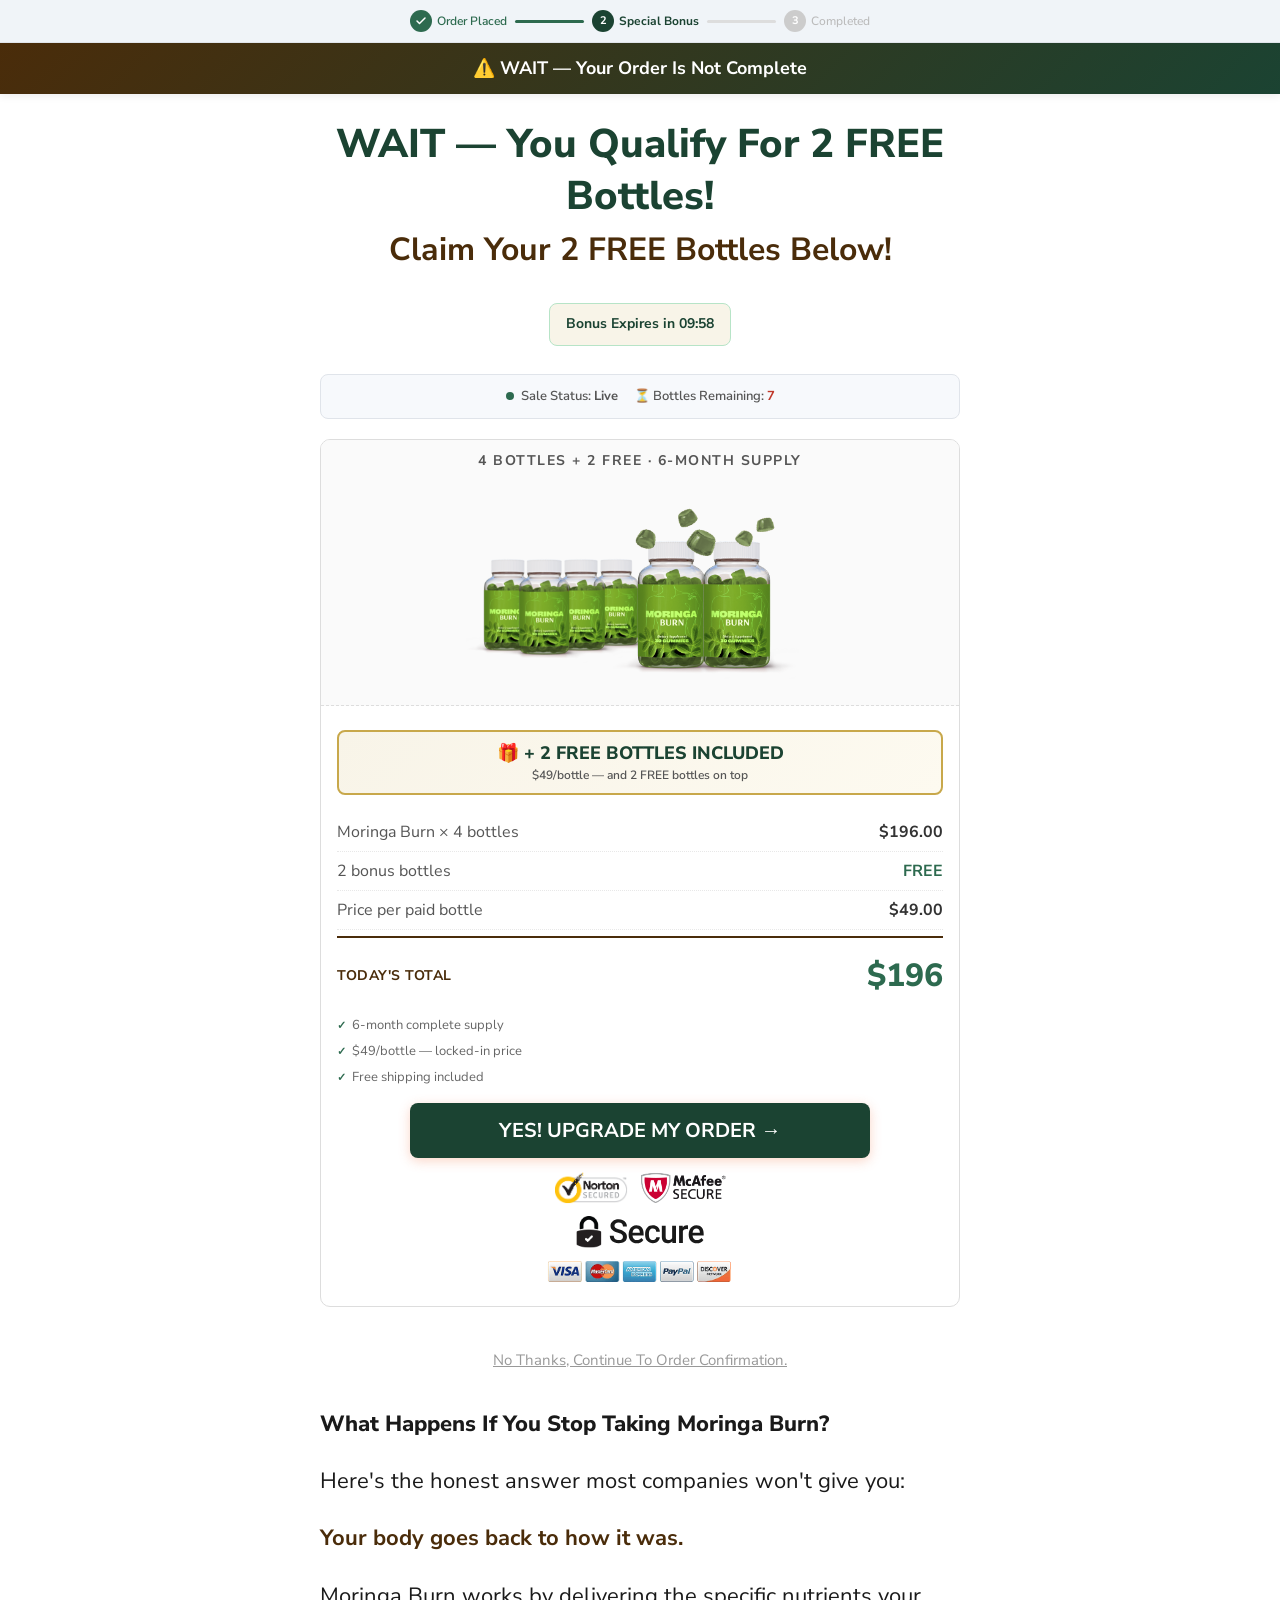
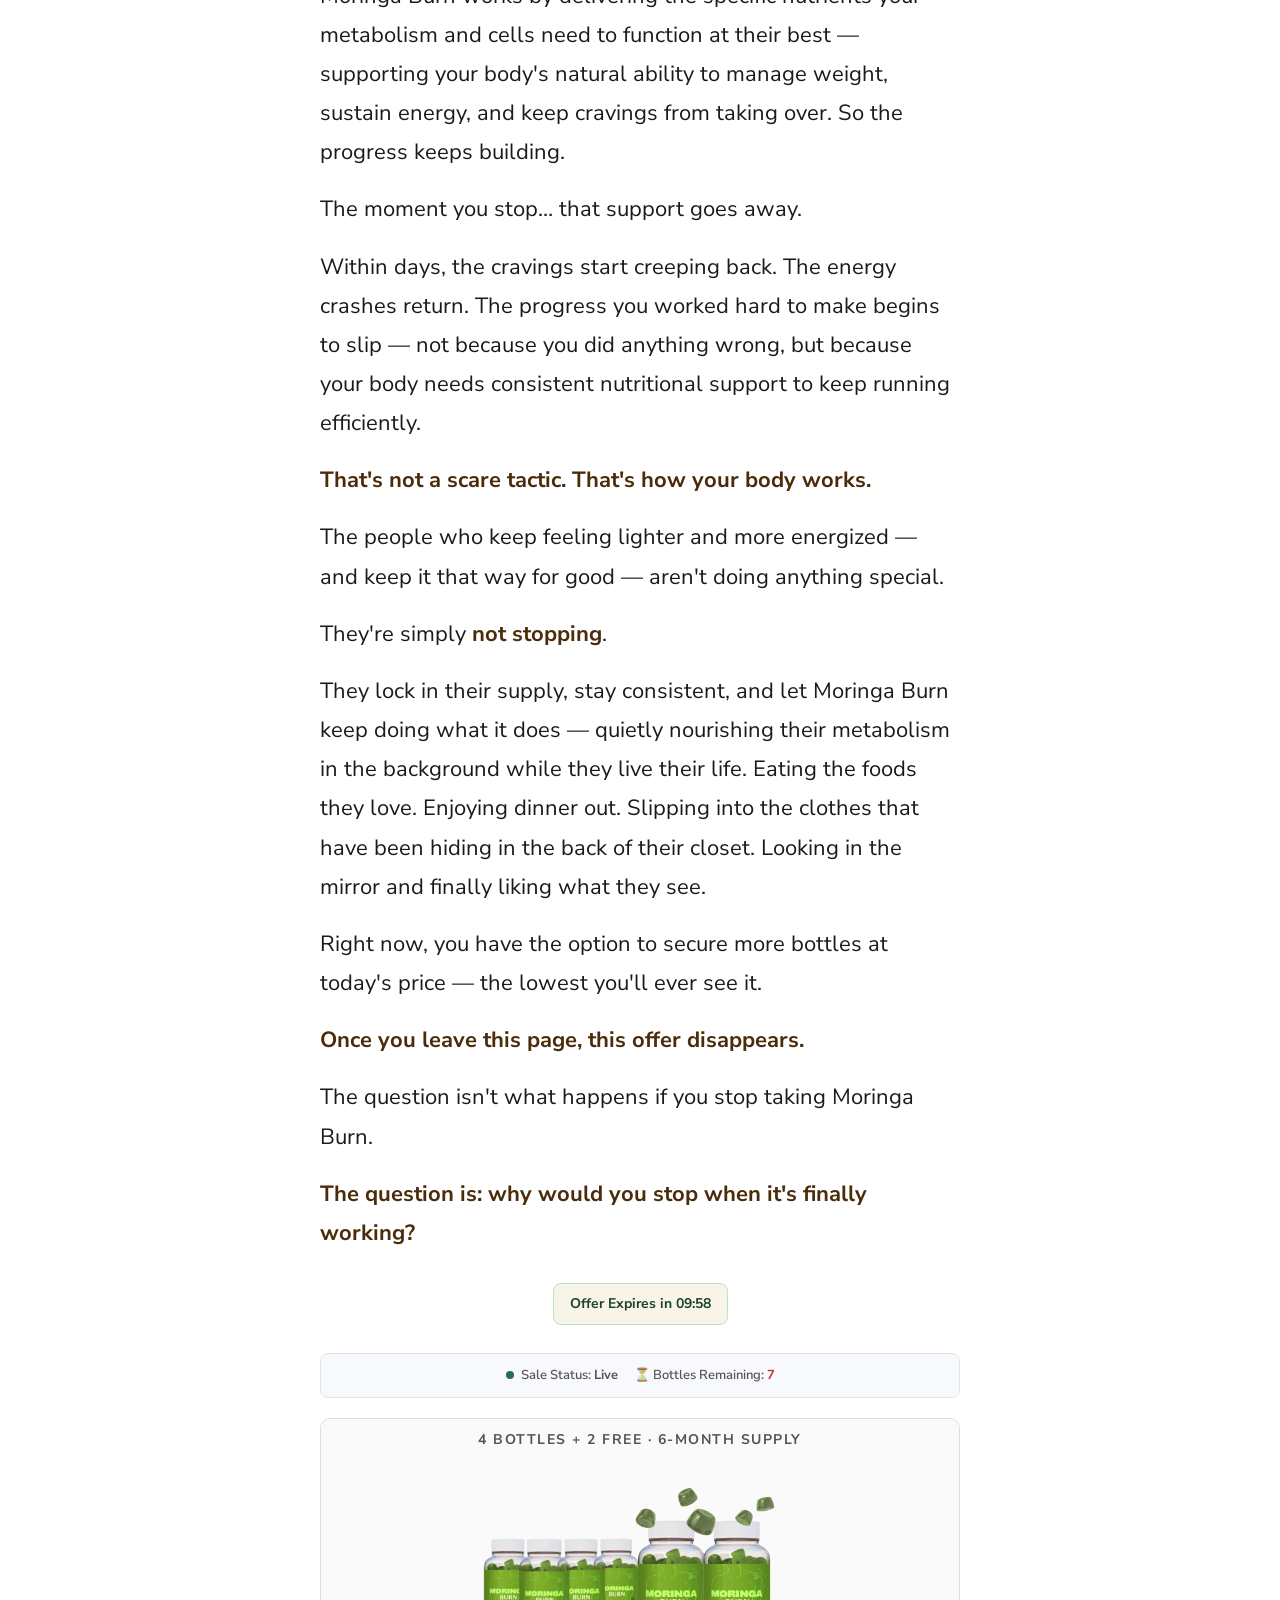
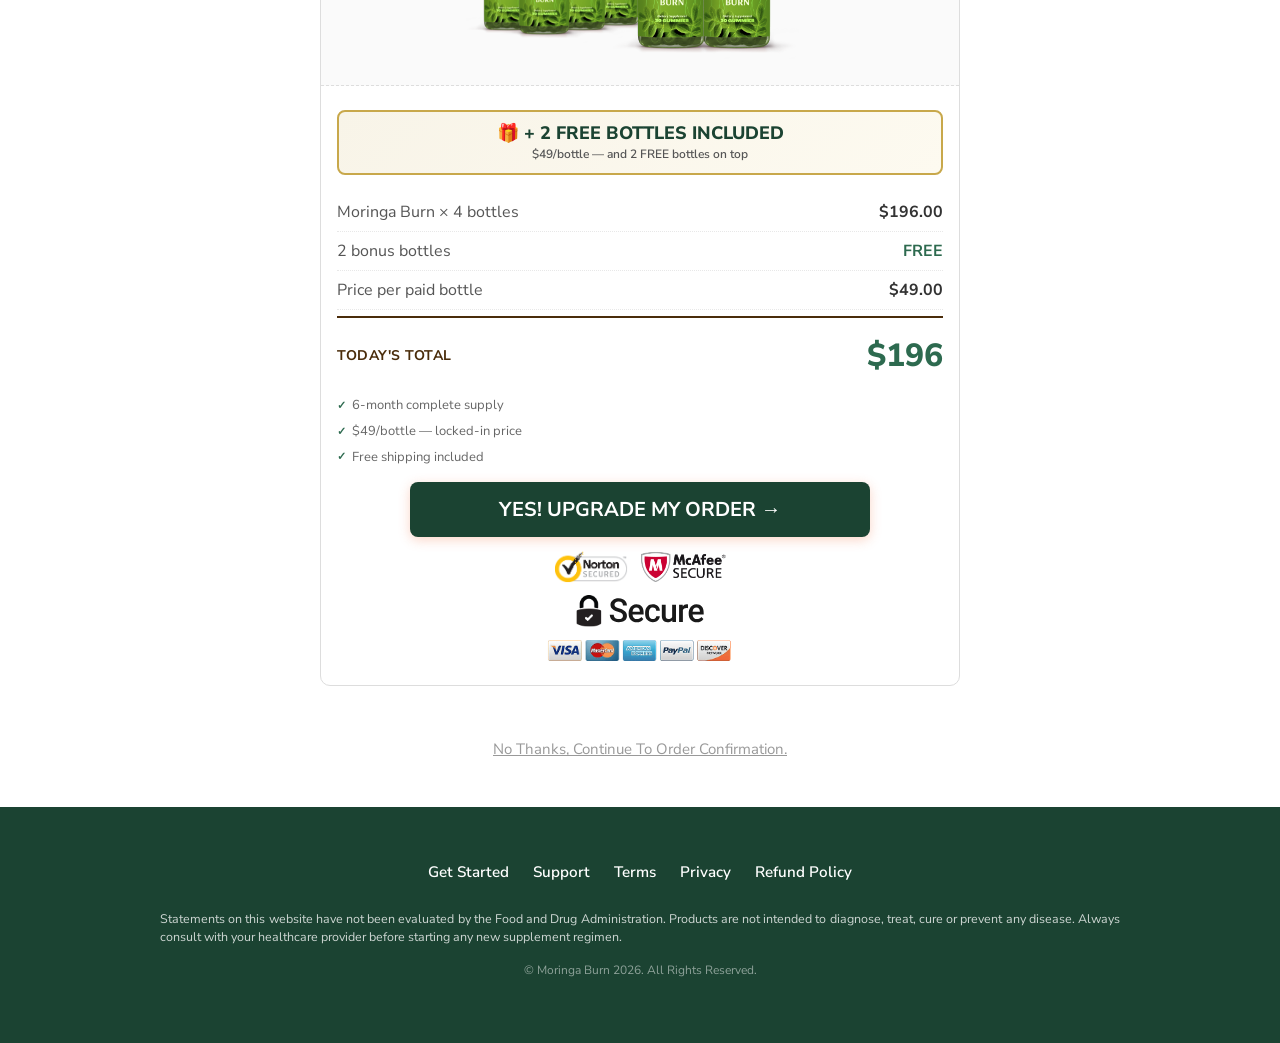
<file: funnelb3/up1-03/index.html>
<!DOCTYPE html>
<html lang="en">
<head>
<script src="https://fenix-tracker.malu-precioso.workers.dev/tracker.js" async></script>
<meta charset="UTF-8">
<meta name="viewport" content="width=device-width, initial-scale=1.0, maximum-scale=1.0">
<title>Special Bonus — Moringa Burn</title>
<meta name="description" content="WAIT — Add 2 FREE bottles of Moringa Burn to your order!">
<link rel="preconnect" href="https://fonts.googleapis.com">
<link rel="preconnect" href="https://fonts.gstatic.com" crossorigin>
<link href="https://fonts.googleapis.com/css2?family=Nunito+Sans:ital,opsz,wght@0,6..12,200..1000;1,6..12,200..1000&family=Oswald:wght@400;500;600;700&display=swap" rel="stylesheet">
<link rel="stylesheet" href="style.css">
<script src="scarcity.js"></script>
  <link rel="icon" type="image/png" href="images/moringaburn-4-2.png">

  <!-- ============================================================= -->
  <!-- Digistore24 (PLACEHOLDER: trocar token e product_id pelos da Moringa Burn) -->
  <!-- ============================================================= -->
  <script type="text/javascript" src="https://www.digistore24.com/trusted-badge/35390/yNI2g6ZDgkdmqk4/salespage"></script>
  <script src="https://www.digistore24-scripts.com/service/digistore.js"></script>
  <script type="text/javascript">
    digistorePromocode({ "product_id": 578777, "adjust_all_urls": true, "adjust_domain": true });
  </script>
</head>
<body>

<div class="sticky-top">
  <div class="progress-bar">
    <div class="progress-steps">
      <span class="p-step done"><span class="p-dot"><svg viewBox="0 0 24 24"><polyline points="20 6 9 17 4 12"/></svg></span>Order Placed</span>
      <span class="p-line done"></span>
      <span class="p-step active"><span class="p-dot">2</span>Special Bonus</span>
      <span class="p-line pending"></span>
      <span class="p-step pending"><span class="p-dot">3</span>Completed</span>
    </div>
  </div>
  <div class="urgency-bar"><p>⚠️ WAIT — Your Order Is Not Complete</p></div>
</div>

<div class="upsell">
  <div class="content-wrap">

    <p class="main-headline">WAIT — You Qualify For 2 FREE Bottles!</p>
    <p class="sub-headline">Claim Your 2 FREE Bottles Below!</p>

    <div style="text-align:center;">
      <span class="timer-display">Bonus Expires in <span style="color:#1B4332;" id="timer-display-1">10:00</span></span>
    </div>

    <div class="status-strip">
      <span><span class="live-dot"></span> Sale Status: <strong>Live</strong></span>
      <span>⏳ Bottles Remaining: <strong><span class="bottles-remaining"></span></strong>
    </div>

    <!-- Primary offer card -->
    <div class="offer-box">
      <div class="offer-top">
        <div class="offer-top-title">4 Bottles + 2 FREE · 6-Month Supply</div>
        <!-- Placeholder render. Final asset: moringaburn-4-2.png -->
        <img src="images/moringaburn-4-2.png" alt="Moringa Burn 4 paid + 2 free bottles" class="offer-top-img">
      </div>
      <div class="offer-body">

        <div class="bonus-highlight" style="margin-bottom:18px;">
          🎁 + 2 FREE BOTTLES INCLUDED
          <span>$49/bottle — and 2 FREE bottles on top</span>
        </div>
        <div class="line-item"><span>Moringa Burn × 4 bottles</span><span class="line-item-value">$196.00</span></div>
        <div class="line-item"><span>2 bonus bottles</span><span class="line-item-value free">FREE</span></div>
        <div class="line-item"><span>Price per paid bottle</span><span class="line-item-value">$49.00</span></div>
        <div class="total-row">
          <span class="total-label">Today's Total</span>
          <div class="total-wrap"><div class="total-amount">$196</div></div>
        </div>
        <div class="offer-checks">
          <div class="offer-check">6-month complete supply</div>
          <div class="offer-check">$49/bottle — locked-in price</div>
          <div class="offer-check">Free shipping included</div>
        </div>
        <a href="#" class="cta-orange accept-link">YES! UPGRADE MY ORDER →</a>
        <div class="trust-badges">
          <div class="trust-row">
            <img src="images/Norton.png" alt="Norton Secured">
            <img src="images/McAfee.png" alt="McAfee Secure">
            <img src="images/Secure.svg" alt="Secure Checkout">
          </div>
          <div class="trust-row trust-cards-row">
            <img src="images/cards.png" alt="Visa, Mastercard, AmEx, PayPal, Discover">
          </div>
        </div>
      </div>
    </div>

    <div class="decline" style="padding:12px 0 0;">
      <a href="javascript:void(0);" onclick="openUpsellPopup()">No Thanks, Continue To Order Confirmation.</a>
    </div>

    <div class="copy">
      <p class="section-headline">What Happens If You Stop Taking Moringa Burn?</p>
      <p>Here's the honest answer most companies won't give you:</p>
      <p><strong>Your body goes back to how it was.</strong></p>
      <p>Moringa Burn works by delivering the specific nutrients your metabolism and cells need to function at their best — supporting your body's natural ability to manage weight, sustain energy, and keep cravings from taking over. So the progress keeps building.</p>
      <p>The moment you stop… that support goes away.</p>
      <p>Within days, the cravings start creeping back. The energy crashes return. The progress you worked hard to make begins to slip — not because you did anything wrong, but because your body needs consistent nutritional support to keep running efficiently.</p>
      <p><strong>That's not a scare tactic. That's how your body works.</strong></p>
      <p>The people who keep feeling lighter and more energized — and keep it that way for good — aren't doing anything special.</p>
      <p>They're simply <strong>not stopping</strong>.</p>
      <p>They lock in their supply, stay consistent, and let Moringa Burn keep doing what it does — quietly nourishing their metabolism in the background while they live their life. Eating the foods they love. Enjoying dinner out. Slipping into the clothes that have been hiding in the back of their closet. Looking in the mirror and finally liking what they see.</p>
      <p>Right now, you have the option to secure more bottles at today's price — the lowest you'll ever see it.</p>
      <p><strong>Once you leave this page, this offer disappears.</strong></p>
      <p>The question isn't what happens if you stop taking Moringa Burn.</p>
      <p><strong>The question is: why would you stop when it's finally working?</strong></p>
    </div>

    <div style="text-align:center;">
      <span class="timer-display">Offer Expires in <span style="color:#1B4332;" id="timer-display-2">10:00</span></span>
    </div>

    <div class="status-strip">
      <span><span class="live-dot"></span> Sale Status: <strong>Live</strong></span>
      <span>⏳ Bottles Remaining: <strong><span class="bottles-remaining"></span></strong>
    </div>

    <!-- Repeat offer card -->
    <div class="offer-box">
      <div class="offer-top">
        <div class="offer-top-title">4 Bottles + 2 FREE · 6-Month Supply</div>
        <img src="images/moringaburn-4-2.png" alt="Moringa Burn 4 paid + 2 free bottles" class="offer-top-img">
      </div>
      <div class="offer-body">
        <div class="bonus-highlight" style="margin-bottom:18px;">
          🎁 + 2 FREE BOTTLES INCLUDED
          <span>$49/bottle — and 2 FREE bottles on top</span>
        </div>
        <div class="line-item"><span>Moringa Burn × 4 bottles</span><span class="line-item-value">$196.00</span></div>
        <div class="line-item"><span>2 bonus bottles</span><span class="line-item-value free">FREE</span></div>
        <div class="line-item"><span>Price per paid bottle</span><span class="line-item-value">$49.00</span></div>
        <div class="total-row">
          <span class="total-label">Today's Total</span>
          <div class="total-wrap"><div class="total-amount">$196</div></div>
        </div>
        <div class="offer-checks">
          <div class="offer-check">6-month complete supply</div>
          <div class="offer-check">$49/bottle — locked-in price</div>
          <div class="offer-check">Free shipping included</div>
        </div>
        <a href="#" class="cta-orange accept-link">YES! UPGRADE MY ORDER →</a>
        <div class="trust-badges">
          <div class="trust-row">
            <img src="images/Norton.png" alt="Norton Secured">
            <img src="images/McAfee.png" alt="McAfee Secure">
            <img src="images/Secure.svg" alt="Secure Checkout">
          </div>
          <div class="trust-row trust-cards-row">
            <img src="images/cards.png" alt="Visa, Mastercard, AmEx, PayPal, Discover">
          </div>
        </div>
      </div>
    </div>

  </div>
  <div class="decline">
    <a href="javascript:void(0);" onclick="openUpsellPopup()">No Thanks, Continue To Order Confirmation.</a>
  </div>
</div>

<!-- Downsell popup -->
<div class="popup-overlay" id="upsellPopup">
  <div class="popup-container">
    <div class="popup-top"><h2>Hold On — We Can Do Better</h2></div>
    <div class="popup-body">
      <p class="popup-msg">
        We get it — <strong>$196 is a lot to add right now</strong>. But most people who skip this upgrade end up reordering within 60 days at full price, <strong>once the weight starts creeping back</strong>.<br><br>
        So we'd rather give you a better deal today: <span class="highlight">$39/bottle instead of $49</span>. <strong>That's 8 bottles for just $156.</strong>
      </p>
      <div class="popup-offer-card">
        <div class="popup-offer-top">Your Reduced Price Offer
          <!-- Placeholder render. Final asset: moringaburn-4-4.png -->
          <img src="images/moringaburn-popup-4-4.png" alt="Moringa Burn 4+4 reduced offer">
        </div>
        <div class="popup-offer-body">
          <div>
            <div class="popup-qty">4 Bottles + 4 FREE</div>
            <div class="popup-per">$39 per paid bottle · 260 Days Supply</div>
          </div>
          <div class="popup-offer-right">
            <div class="popup-price">$156</div>
            <div class="popup-was">Was <s>$196</s></div>
          </div>
        </div>
      </div>
      <a href="#" class="popup-cta accept-link">YES! I'LL TAKE THE BETTER DEAL →</a>
    </div>
    <a href="../up2/" class="popup-decline-btn accept-link-downsell">No thanks, just confirm my order.</a>
  </div>
</div>

<style>
  .bg-footer { background-color: #1B4332; color: #fff; padding: 3rem 1.5rem; font-family: 'Nunito Sans', Arial, sans-serif; line-height: 1.4; box-sizing: border-box; width: 100%; overflow-x: hidden; }
  .bg-footer * { box-sizing: border-box; }
  .bg-footer__container { max-width: 960px; margin: 0 auto; overflow-x: hidden; }
  .bg-footer__links { list-style: none; margin: 0 0 1.5rem 0; padding: 0; display: flex; flex-wrap: wrap; justify-content: center; gap: .5rem 1.5rem; text-align: center; }
  .bg-footer__links li { margin: 0; padding: 0; }
  .bg-footer__links a { color: #fff; text-decoration: none; font-size: .95rem; font-weight: 600; transition: color .2s; }
  .bg-footer__links a:hover { color: #C8A84B; text-decoration: underline; }
  .bg-footer__disclaimer { color: rgba(255,255,255,.78); text-align: justify; font-size: .78rem; line-height: 1.45; margin: 0 0 1rem 0; }
  .bg-footer #disclaimer, .bg-footer #disclaimer * { color: #fff !important; }
  #disclaimer { display: block; width: 100%; max-width: 820px; margin: 0 auto; overflow: hidden; box-sizing: border-box; }
  #disclaimer * { max-width: 100% !important; min-width: 0 !important; box-sizing: border-box !important; }
  #disclaimer img { height: auto !important; }
  @media (max-width: 767px) {
    .bg-footer { padding: 2rem 1rem; }
    .bg-footer__links { gap: .5rem 1rem; }
    #disclaimer table, #disclaimer tbody, #disclaimer tr, #disclaimer td, #disclaimer div { width: 100% !important; display: block !important; }
    #disclaimer td { padding: 8px !important; }
    #disclaimer img { display: block !important; margin: 0 auto 8px !important; }
  }
</style>
<section class="bg-footer">
  <div class="bg-footer__container">
      <ul class="bg-footer__links">
        <li><a href="https://moringaburn.com/" rel="nofollow" target="_blank">Get Started</a></li>
        <li><a href="https://moringaburn.com/support" rel="nofollow" target="_blank">Support</a></li>
        <li><a href="https://moringaburn.com/terms" rel="nofollow" target="_blank">Terms</a></li>
        <li><a href="https://moringaburn.com/privacy" rel="nofollow" target="_blank">Privacy</a></li>
        <li><a href="https://moringaburn.com/support/" rel="nofollow" target="_blank">Refund Policy</a></li>
      </ul>
    <p class="bg-footer__disclaimer">Statements on this website have not been evaluated by the Food and Drug Administration. Products are not intended to diagnose, treat, cure or prevent any disease. Always consult with your healthcare provider before starting any new supplement regimen.</p>
    <p style="text-align:center; font-size:.75rem; color:rgba(255,255,255,.5); margin: 0 0 1rem;">© Moringa Burn 2026. All Rights Reserved.</p>
  </div>
</section>

<script>
document.addEventListener('DOMContentLoaded', () => {
  const u = new URLSearchParams(location.search);
  if (!u.toString()) return;
  document.querySelectorAll('a').forEach(l => {
    if (!l.href || l.href.indexOf('#') === 0) return;
    const [b, h = ''] = (l.href.split('#'));
    const [p, q = ''] = (b.split('?'));
    const e = new URLSearchParams(q);
    u.forEach((v, k) => !e.has(k) && e.append(k, v));
    l.href = p + '?' + e + (h ? '#' + h : '');
  });
});
</script>
<script>
(function () {
  var totalSeconds = 600;
  function pad(n) { return n < 10 ? '0' + n : n; }
  function tick() {
    if (totalSeconds <= 0) { return; }
    var m = Math.floor(totalSeconds / 60), s = totalSeconds % 60;
    var str = pad(m) + ':' + pad(s);
    var el1 = document.getElementById('timer-display-1'), el2 = document.getElementById('timer-display-2');
    if (el1) el1.textContent = str;
    if (el2) el2.textContent = str;
    totalSeconds--;
  }
  tick(); setInterval(tick, 1000);
})();
</script>
<script>
(function () {
  var popupShown = false, popupOpen = false;
  window.openUpsellPopup = function () { document.getElementById('upsellPopup').classList.add('active'); document.body.style.overflow = 'hidden'; popupOpen = true; };
  window.closeUpsellPopup = function () { document.getElementById('upsellPopup').classList.remove('active'); document.body.style.overflow = ''; popupOpen = false; };
  function triggerExitPopup() { if (popupShown || popupOpen) return; popupShown = true; openUpsellPopup(); }
  history.pushState({ popupGuard: true }, '');
  window.addEventListener('popstate', function () { if (popupShown || popupOpen) return; triggerExitPopup(); history.pushState({ popupGuard: true }, ''); });
  document.getElementById('upsellPopup').addEventListener('click', function (e) { if (e.target === this) closeUpsellPopup(); });
  document.addEventListener('keydown', function (e) { if (e.key === 'Escape') closeUpsellPopup(); });
})();
</script>
</body>
</html>
</file>
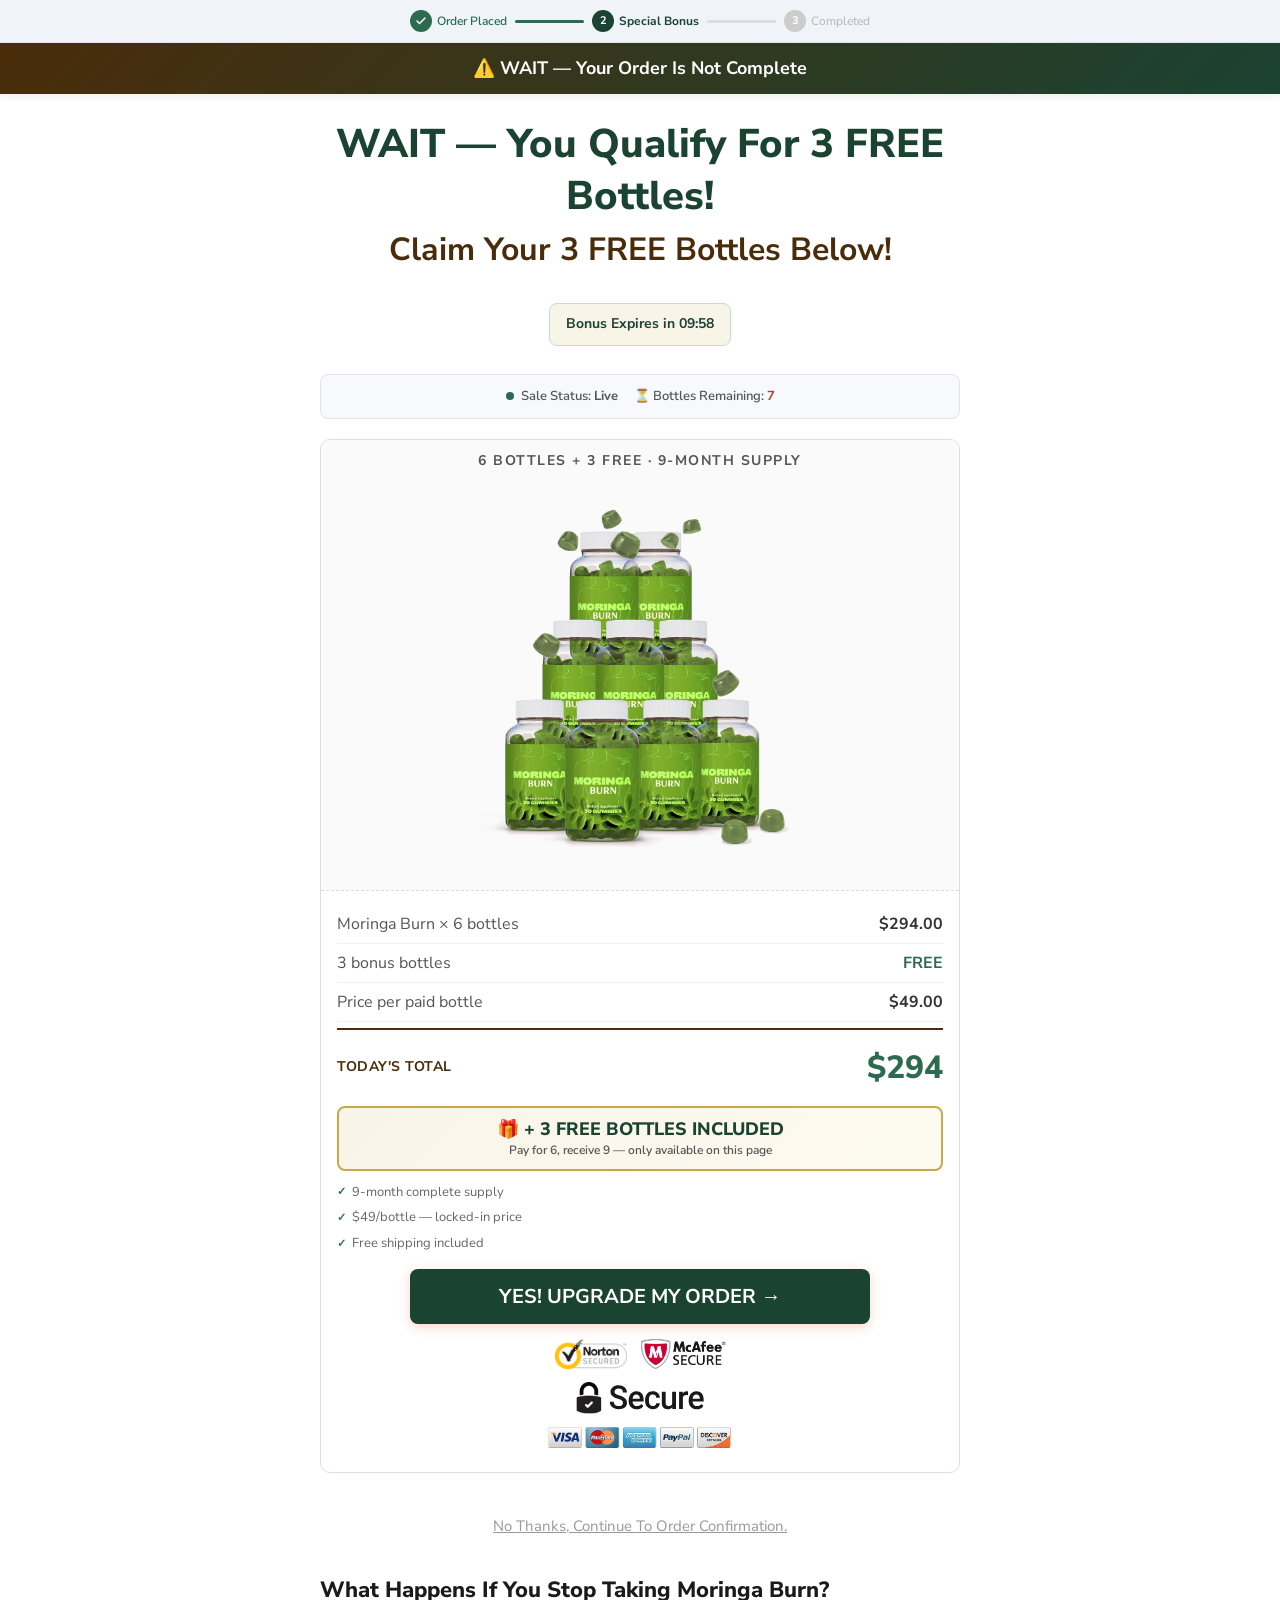
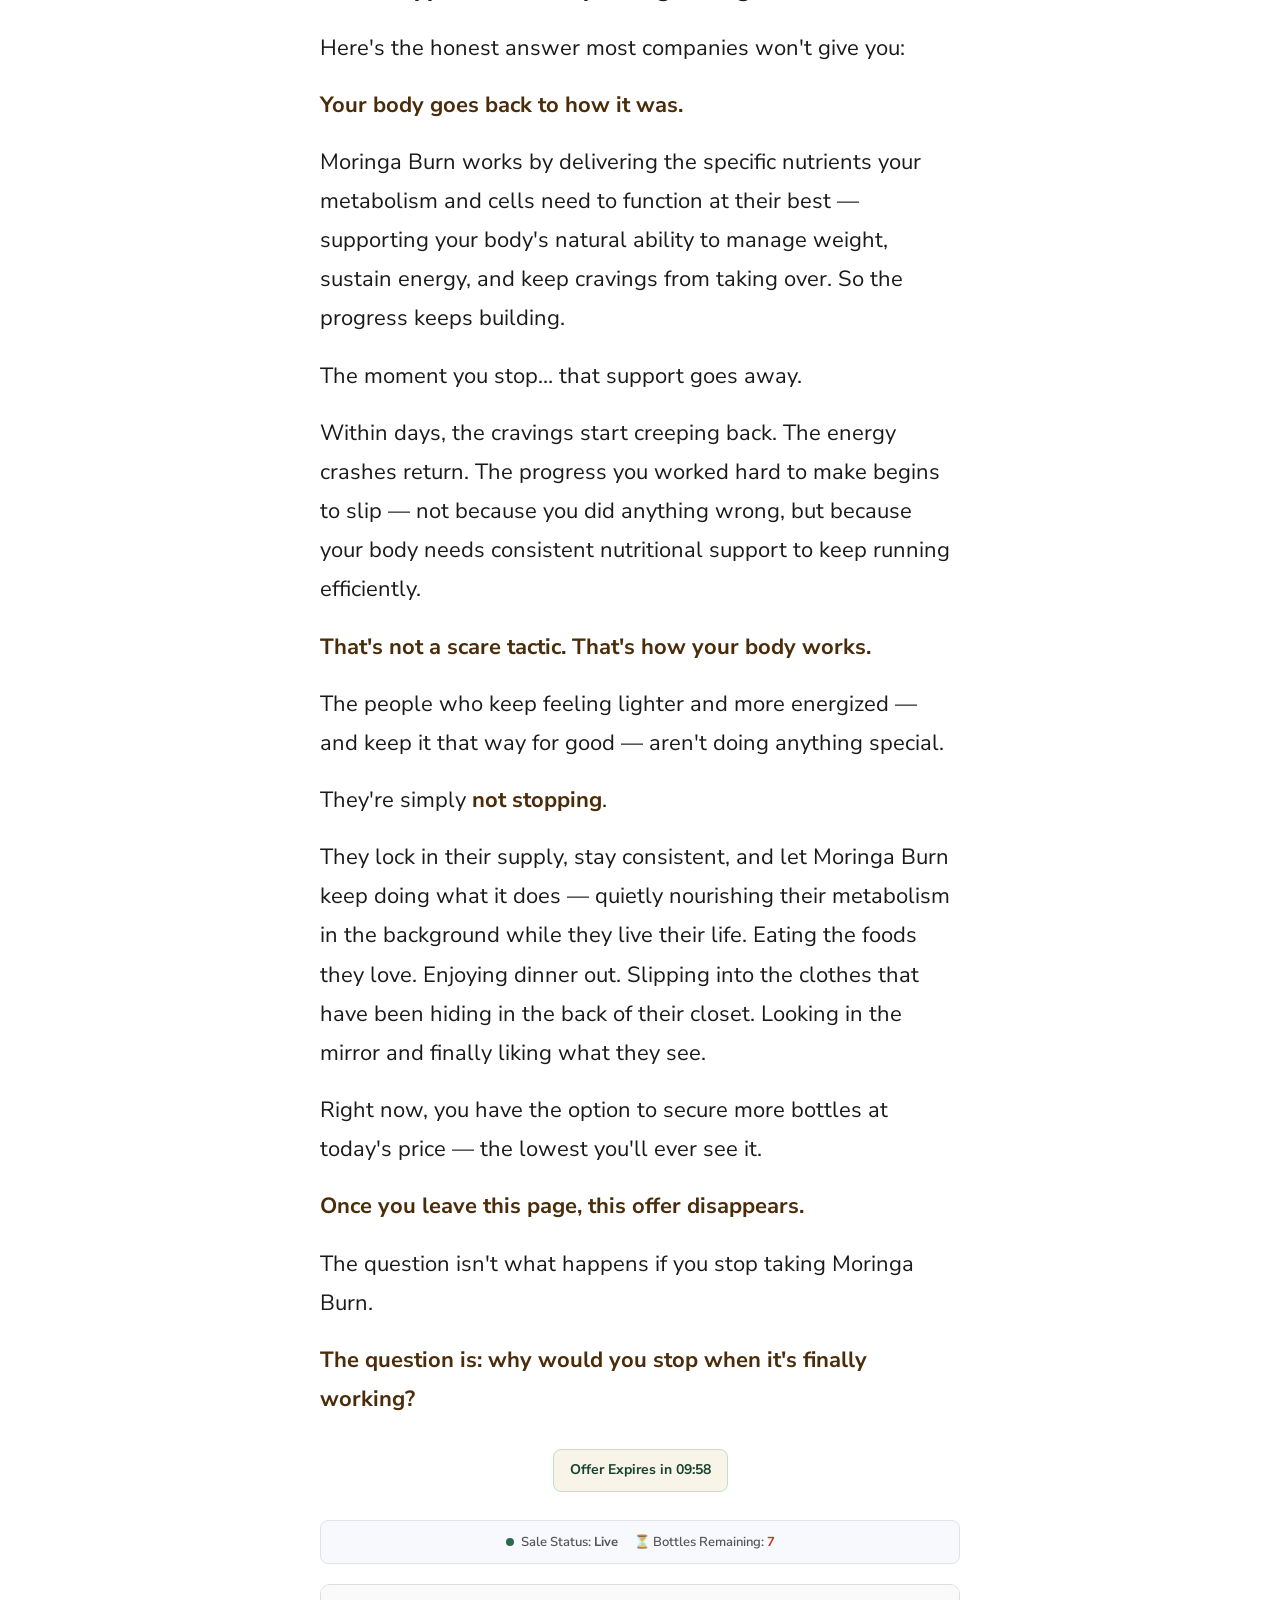
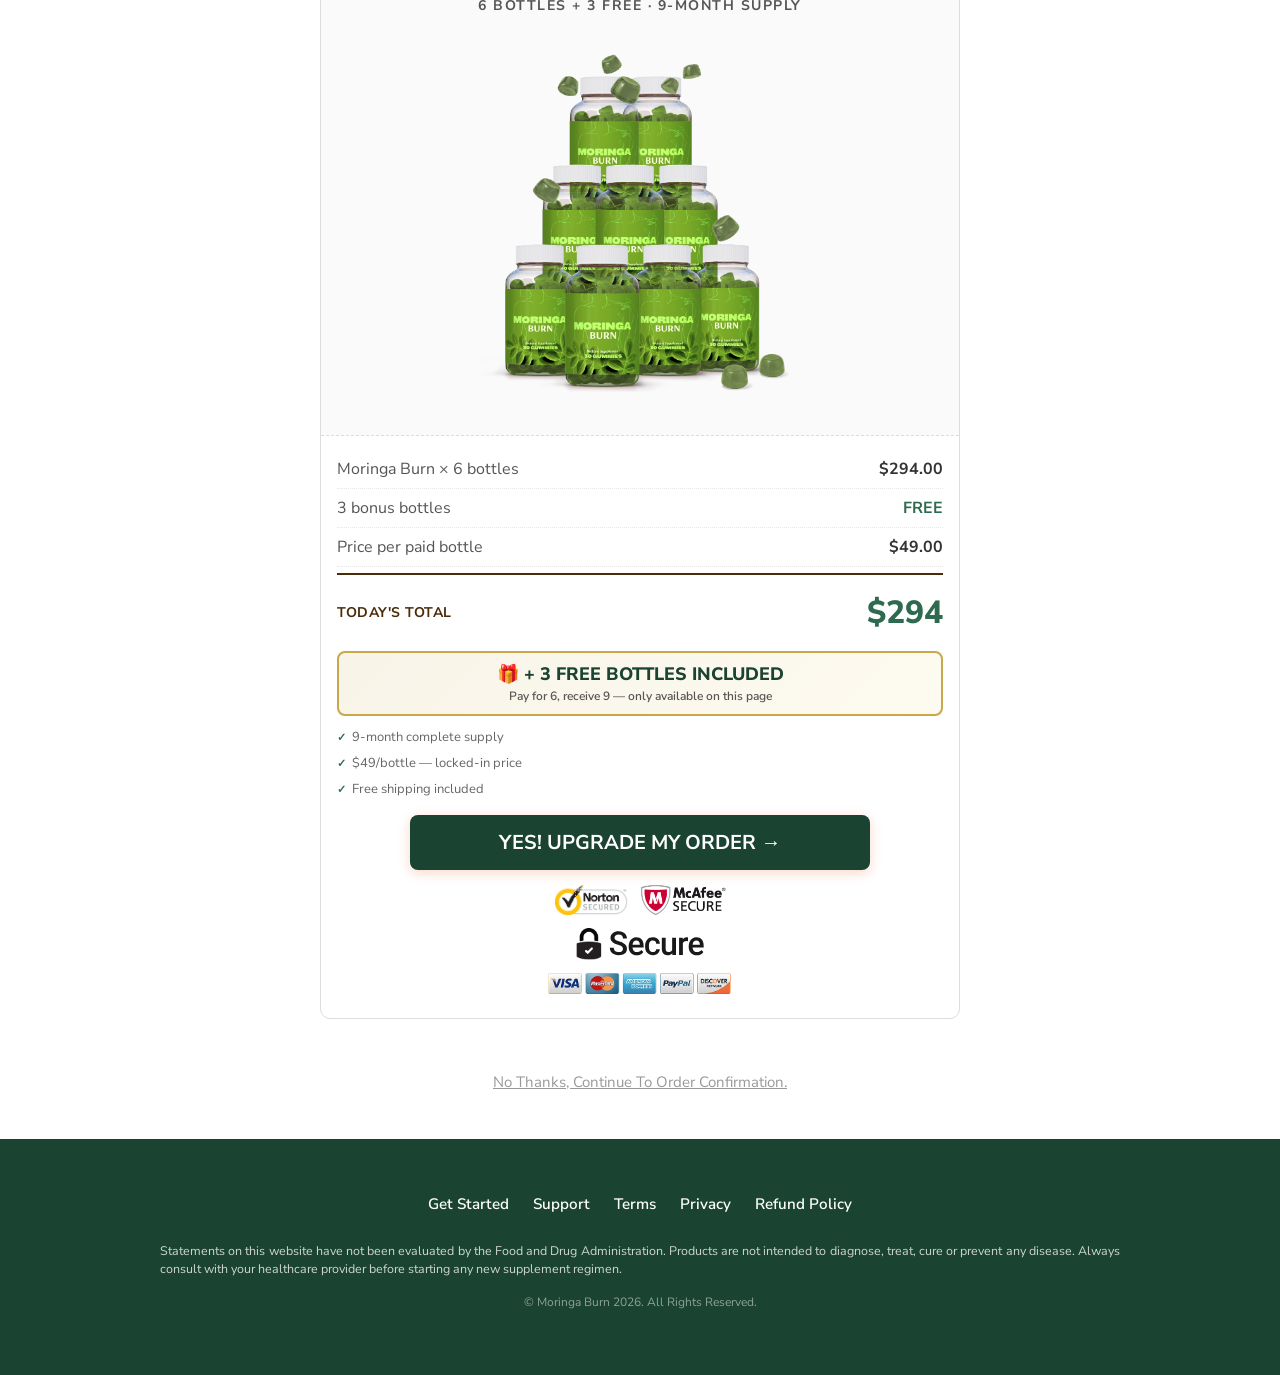
<file: funnelb3/up1-06/index.html>
<!DOCTYPE html>
<html lang="en">
<head>
<script src="https://fenix-tracker.malu-precioso.workers.dev/tracker.js" async></script>
<meta charset="UTF-8">
<meta name="viewport" content="width=device-width, initial-scale=1.0, maximum-scale=1.0">
<title>Special Bonus — Moringa Burn</title>
<meta name="description" content="WAIT — You qualify for 3 FREE bottles of Moringa Burn!">
<link rel="preconnect" href="https://fonts.googleapis.com">
<link rel="preconnect" href="https://fonts.gstatic.com" crossorigin>
<link href="https://fonts.googleapis.com/css2?family=Nunito+Sans:ital,opsz,wght@0,6..12,200..1000;1,6..12,200..1000&family=Oswald:wght@400;500;600;700&display=swap" rel="stylesheet">
<link rel="stylesheet" href="style.css">
<script src="scarcity.js"></script>
  <link rel="icon" type="image/png" href="images/moringaburn-6-3.png">

  <!-- ============================================================= -->
  <!-- Digistore24 (PLACEHOLDER: trocar token e product_id pelos da Moringa Burn) -->
  <!-- ============================================================= -->
  <script type="text/javascript" src="https://www.digistore24.com/trusted-badge/35390/yNI2g6ZDgkdmqk4/salespage"></script>
  <script src="https://www.digistore24-scripts.com/service/digistore.js"></script>
  <script type="text/javascript">
    digistorePromocode({ "product_id": 578777, "adjust_all_urls": true, "adjust_domain": true });
  </script>
</head>
<body>

<div class="sticky-top">
  <div class="progress-bar">
    <div class="progress-steps">
      <span class="p-step done"><span class="p-dot"><svg viewBox="0 0 24 24"><polyline points="20 6 9 17 4 12"/></svg></span>Order Placed</span>
      <span class="p-line done"></span>
      <span class="p-step active"><span class="p-dot">2</span>Special Bonus</span>
      <span class="p-line pending"></span>
      <span class="p-step pending"><span class="p-dot">3</span>Completed</span>
    </div>
  </div>
  <div class="urgency-bar"><p>⚠️ WAIT — Your Order Is Not Complete</p></div>
</div>

<div class="upsell">
  <div class="content-wrap">

    <p class="main-headline">WAIT — You Qualify For 3 FREE Bottles!</p>
    <p class="sub-headline">Claim Your 3 FREE Bottles Below!</p>

    <div style="text-align:center;">
      <span class="timer-display">Bonus Expires in <span style="color:#1B4332;" id="timer-display-1">10:00</span></span>
    </div>

    <div class="status-strip">
      <span><span class="live-dot"></span> Sale Status: <strong>Live</strong></span>
      <span>⏳ Bottles Remaining: <strong><span class="bottles-remaining"></span></strong>
    </div>

    <!-- OfferBox 1 -->
    <div class="offer-box">
      <div class="offer-top">
        <div class="offer-top-title">6 Bottles + 3 FREE · 9-Month Supply</div>
        <!-- Placeholder render. Final asset: moringaburn-6-3.png -->
        <img src="images/moringaburn-6-3.png" alt="Moringa Burn 6 paid + 3 free bottles" class="offer-top-img">
      </div>
      <div class="offer-body">
        <div class="line-item"><span>Moringa Burn × 6 bottles</span><span class="line-item-value">$294.00</span></div>
        <div class="line-item"><span>3 bonus bottles</span><span class="line-item-value free">FREE</span></div>
        <div class="line-item"><span>Price per paid bottle</span><span class="line-item-value">$49.00</span></div>
        <div class="total-row">
          <span class="total-label">Today's Total</span>
          <div class="total-wrap"><div class="total-amount">$294</div></div>
        </div>
        <div class="bonus-highlight">
          🎁 + 3 FREE BOTTLES INCLUDED
          <span>Pay for 6, receive 9 — only available on this page</span>
        </div>
        <div class="offer-checks">
          <div class="offer-check">9-month complete supply</div>
          <div class="offer-check">$49/bottle — locked-in price</div>
          <div class="offer-check">Free shipping included</div>
        </div>
        <a href="#" class="cta-orange accept-link">YES! UPGRADE MY ORDER →</a>
        <div class="trust-badges">
          <div class="trust-row">
            <img src="images/Norton.png" alt="Norton Secured">
            <img src="images/McAfee.png" alt="McAfee Secure">
            <img src="images/Secure.svg" alt="Secure Checkout">
          </div>
          <div class="trust-row trust-cards-row">
            <img src="images/cards.png" alt="Visa, Mastercard, AmEx, PayPal, Discover">
          </div>
        </div>
      </div>
    </div>

    <div class="decline" style="padding:12px 0 0;">
      <a href="javascript:void(0);" onclick="openUpsellPopup()">No Thanks, Continue To Order Confirmation.</a>
    </div>

    <div class="copy">
      <p class="section-headline">What Happens If You Stop Taking Moringa Burn?</p>
      <p>Here's the honest answer most companies won't give you:</p>
      <p><strong>Your body goes back to how it was.</strong></p>
      <p>Moringa Burn works by delivering the specific nutrients your metabolism and cells need to function at their best — supporting your body's natural ability to manage weight, sustain energy, and keep cravings from taking over. So the progress keeps building.</p>
      <p>The moment you stop… that support goes away.</p>
      <p>Within days, the cravings start creeping back. The energy crashes return. The progress you worked hard to make begins to slip — not because you did anything wrong, but because your body needs consistent nutritional support to keep running efficiently.</p>
      <p><strong>That's not a scare tactic. That's how your body works.</strong></p>
      <p>The people who keep feeling lighter and more energized — and keep it that way for good — aren't doing anything special.</p>
      <p>They're simply <strong>not stopping</strong>.</p>
      <p>They lock in their supply, stay consistent, and let Moringa Burn keep doing what it does — quietly nourishing their metabolism in the background while they live their life. Eating the foods they love. Enjoying dinner out. Slipping into the clothes that have been hiding in the back of their closet. Looking in the mirror and finally liking what they see.</p>
      <p>Right now, you have the option to secure more bottles at today's price — the lowest you'll ever see it.</p>
      <p><strong>Once you leave this page, this offer disappears.</strong></p>
      <p>The question isn't what happens if you stop taking Moringa Burn.</p>
      <p><strong>The question is: why would you stop when it's finally working?</strong></p>
    </div>

    <div style="text-align:center;">
      <span class="timer-display">Offer Expires in <span style="color:#1B4332;" id="timer-display-2">10:00</span></span>
    </div>

    <div class="status-strip">
      <span><span class="live-dot"></span> Sale Status: <strong>Live</strong></span>
      <span>⏳ Bottles Remaining: <strong><span class="bottles-remaining"></span></strong>
    </div>

    <!-- Repeat offer card -->
    <div class="offer-box">
      <div class="offer-top">
        <div class="offer-top-title">6 Bottles + 3 FREE · 9-Month Supply</div>
        <img src="images/moringaburn-6-3.png" alt="Moringa Burn 6 paid + 3 free bottles" class="offer-top-img">
      </div>
      <div class="offer-body">
        <div class="line-item"><span>Moringa Burn × 6 bottles</span><span class="line-item-value">$294.00</span></div>
        <div class="line-item"><span>3 bonus bottles</span><span class="line-item-value free">FREE</span></div>
        <div class="line-item"><span>Price per paid bottle</span><span class="line-item-value">$49.00</span></div>
        <div class="total-row">
          <span class="total-label">Today's Total</span>
          <div class="total-wrap"><div class="total-amount">$294</div></div>
        </div>
        <div class="bonus-highlight">
          🎁 + 3 FREE BOTTLES INCLUDED
          <span>Pay for 6, receive 9 — only available on this page</span>
        </div>
        <div class="offer-checks">
          <div class="offer-check">9-month complete supply</div>
          <div class="offer-check">$49/bottle — locked-in price</div>
          <div class="offer-check">Free shipping included</div>
        </div>
        <a href="#" class="cta-orange accept-link">YES! UPGRADE MY ORDER →</a>
        <div class="trust-badges">
          <div class="trust-row">
            <img src="images/Norton.png" alt="Norton Secured">
            <img src="images/McAfee.png" alt="McAfee Secure">
            <img src="images/Secure.svg" alt="Secure Checkout">
          </div>
          <div class="trust-row trust-cards-row">
            <img src="images/cards.png" alt="Visa, Mastercard, AmEx, PayPal, Discover">
          </div>
        </div>
      </div>
    </div>

  </div>
  <div class="decline">
    <a href="javascript:void(0);" onclick="openUpsellPopup()">No Thanks, Continue To Order Confirmation.</a>
  </div>
</div>

<!-- Downsell popup -->
<div class="popup-overlay" id="upsellPopup">
  <div class="popup-container">
    <div class="popup-top"><h2>Hold On — We Can Do Better</h2></div>
    <div class="popup-body">
      <p class="popup-msg">
        We get it — <strong>committing to your health is hard</strong>. But most people who skip this upgrade end up reordering within 60 days at full price, <strong>once the weight starts creeping back</strong>.<br><br>
        So we'd rather give you a better deal today: <span class="highlight">$19.30/bottle instead of $49</span>. <strong>That's 9 bottles for just $174.</strong>
      </p>
      <div class="popup-offer-card">
        <div class="popup-offer-top">Your Reduced Price Offer
          <!-- Placeholder render. Final asset: moringaburn-9.png -->
          <img src="images/moringaburn-popup-9.png" alt="Moringa Burn 9 bottles reduced offer">
        </div>
        <div class="popup-offer-body">
          <div>
            <div class="popup-qty">9 Bottles</div>
            <div class="popup-per">$19.30 per paid bottle · 270 Days Supply</div>
          </div>
          <div class="popup-offer-right">
            <div class="popup-price">$174</div>
            <div class="popup-was">Was <s>$294</s></div>
          </div>
        </div>
      </div>
      <a href="#" class="popup-cta accept-link">YES! I'LL TAKE THE BETTER DEAL →</a>
    </div>
    <a href="../up2/" class="popup-decline-btn accept-link-downsell">No thanks, just confirm my order.</a>
  </div>
</div>

<style>
  .bg-footer { background-color: #1B4332; color: #fff; padding: 3rem 1.5rem; font-family: 'Nunito Sans', Arial, sans-serif; line-height: 1.4; box-sizing: border-box; width: 100%; overflow-x: hidden; }
  .bg-footer * { box-sizing: border-box; }
  .bg-footer__container { max-width: 960px; margin: 0 auto; overflow-x: hidden; }
  .bg-footer__links { list-style: none; margin: 0 0 1.5rem 0; padding: 0; display: flex; flex-wrap: wrap; justify-content: center; gap: .5rem 1.5rem; text-align: center; }
  .bg-footer__links li { margin: 0; padding: 0; }
  .bg-footer__links a { color: #fff; text-decoration: none; font-size: .95rem; font-weight: 600; transition: color .2s; }
  .bg-footer__links a:hover { color: #C8A84B; text-decoration: underline; }
  .bg-footer__disclaimer { color: rgba(255,255,255,.78); text-align: justify; font-size: .78rem; line-height: 1.45; margin: 0 0 1rem 0; }
  .bg-footer #disclaimer, .bg-footer #disclaimer * { color: #fff !important; }
  #disclaimer { display: block; width: 100%; max-width: 820px; margin: 0 auto; overflow: hidden; box-sizing: border-box; }
  #disclaimer * { max-width: 100% !important; min-width: 0 !important; box-sizing: border-box !important; }
  #disclaimer img { height: auto !important; }
  @media (max-width: 767px) {
    .bg-footer { padding: 2rem 1rem; }
    .bg-footer__links { gap: .5rem 1rem; }
    #disclaimer table, #disclaimer tbody, #disclaimer tr, #disclaimer td, #disclaimer div { width: 100% !important; display: block !important; }
    #disclaimer td { padding: 8px !important; }
    #disclaimer img { display: block !important; margin: 0 auto 8px !important; }
  }
</style>
<section class="bg-footer">
  <div class="bg-footer__container">
      <ul class="bg-footer__links">
        <li><a href="https://moringaburn.com/" rel="nofollow" target="_blank">Get Started</a></li>
        <li><a href="https://moringaburn.com/support" rel="nofollow" target="_blank">Support</a></li>
        <li><a href="https://moringaburn.com/terms" rel="nofollow" target="_blank">Terms</a></li>
        <li><a href="https://moringaburn.com/privacy" rel="nofollow" target="_blank">Privacy</a></li>
        <li><a href="https://moringaburn.com/support/" rel="nofollow" target="_blank">Refund Policy</a></li>
      </ul>
    <p class="bg-footer__disclaimer">Statements on this website have not been evaluated by the Food and Drug Administration. Products are not intended to diagnose, treat, cure or prevent any disease. Always consult with your healthcare provider before starting any new supplement regimen.</p>
    <p style="text-align:center; font-size:.75rem; color:rgba(255,255,255,.5); margin: 0 0 1rem;">© Moringa Burn 2026. All Rights Reserved.</p>
  </div>
</section>

<script>
document.addEventListener('DOMContentLoaded', () => {
  const u = new URLSearchParams(location.search);
  if (!u.toString()) return;
  document.querySelectorAll('a').forEach(l => {
    if (!l.href || l.href.indexOf('#') === 0) return;
    const [b, h = ''] = (l.href.split('#'));
    const [p, q = ''] = (b.split('?'));
    const e = new URLSearchParams(q);
    u.forEach((v, k) => !e.has(k) && e.append(k, v));
    l.href = p + '?' + e + (h ? '#' + h : '');
  });
});
</script>
<script>
(function () {
  var totalSeconds = 600;
  function pad(n) { return n < 10 ? '0' + n : n; }
  function tick() {
    if (totalSeconds <= 0) { return; }
    var m = Math.floor(totalSeconds / 60), s = totalSeconds % 60;
    var str = pad(m) + ':' + pad(s);
    var el1 = document.getElementById('timer-display-1'), el2 = document.getElementById('timer-display-2');
    if (el1) el1.textContent = str;
    if (el2) el2.textContent = str;
    totalSeconds--;
  }
  tick(); setInterval(tick, 1000);
})();
</script>
<script>
(function () {
  var popupShown = false, popupOpen = false;
  window.openUpsellPopup = function () { document.getElementById('upsellPopup').classList.add('active'); document.body.style.overflow = 'hidden'; popupOpen = true; };
  window.closeUpsellPopup = function () { document.getElementById('upsellPopup').classList.remove('active'); document.body.style.overflow = ''; popupOpen = false; };
  function triggerExitPopup() { if (popupShown || popupOpen) return; popupShown = true; openUpsellPopup(); }
  history.pushState({ popupGuard: true }, '');
  window.addEventListener('popstate', function () { if (popupShown || popupOpen) return; triggerExitPopup(); history.pushState({ popupGuard: true }, ''); });
  document.getElementById('upsellPopup').addEventListener('click', function (e) { if (e.target === this) closeUpsellPopup(); });
  document.addEventListener('keydown', function (e) { if (e.key === 'Escape') closeUpsellPopup(); });
})();
</script>
</body>
</html>
</file>
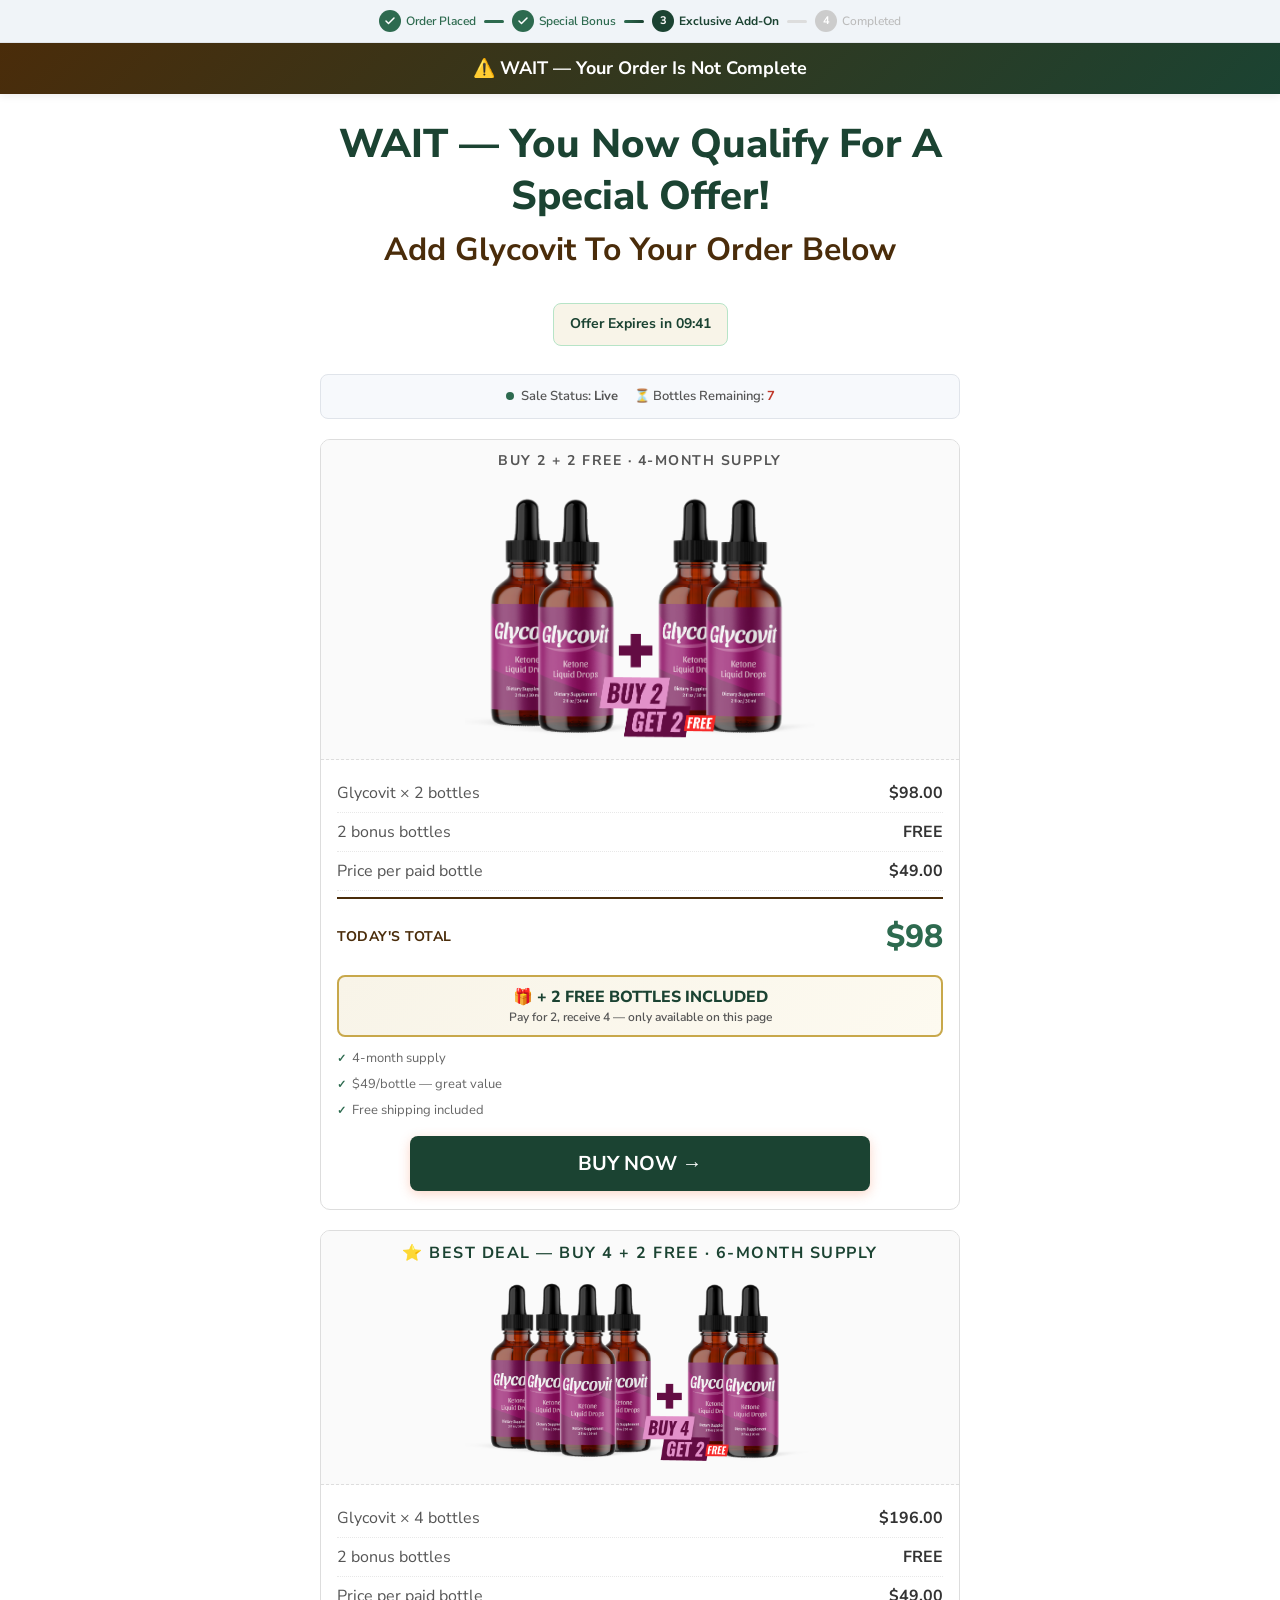
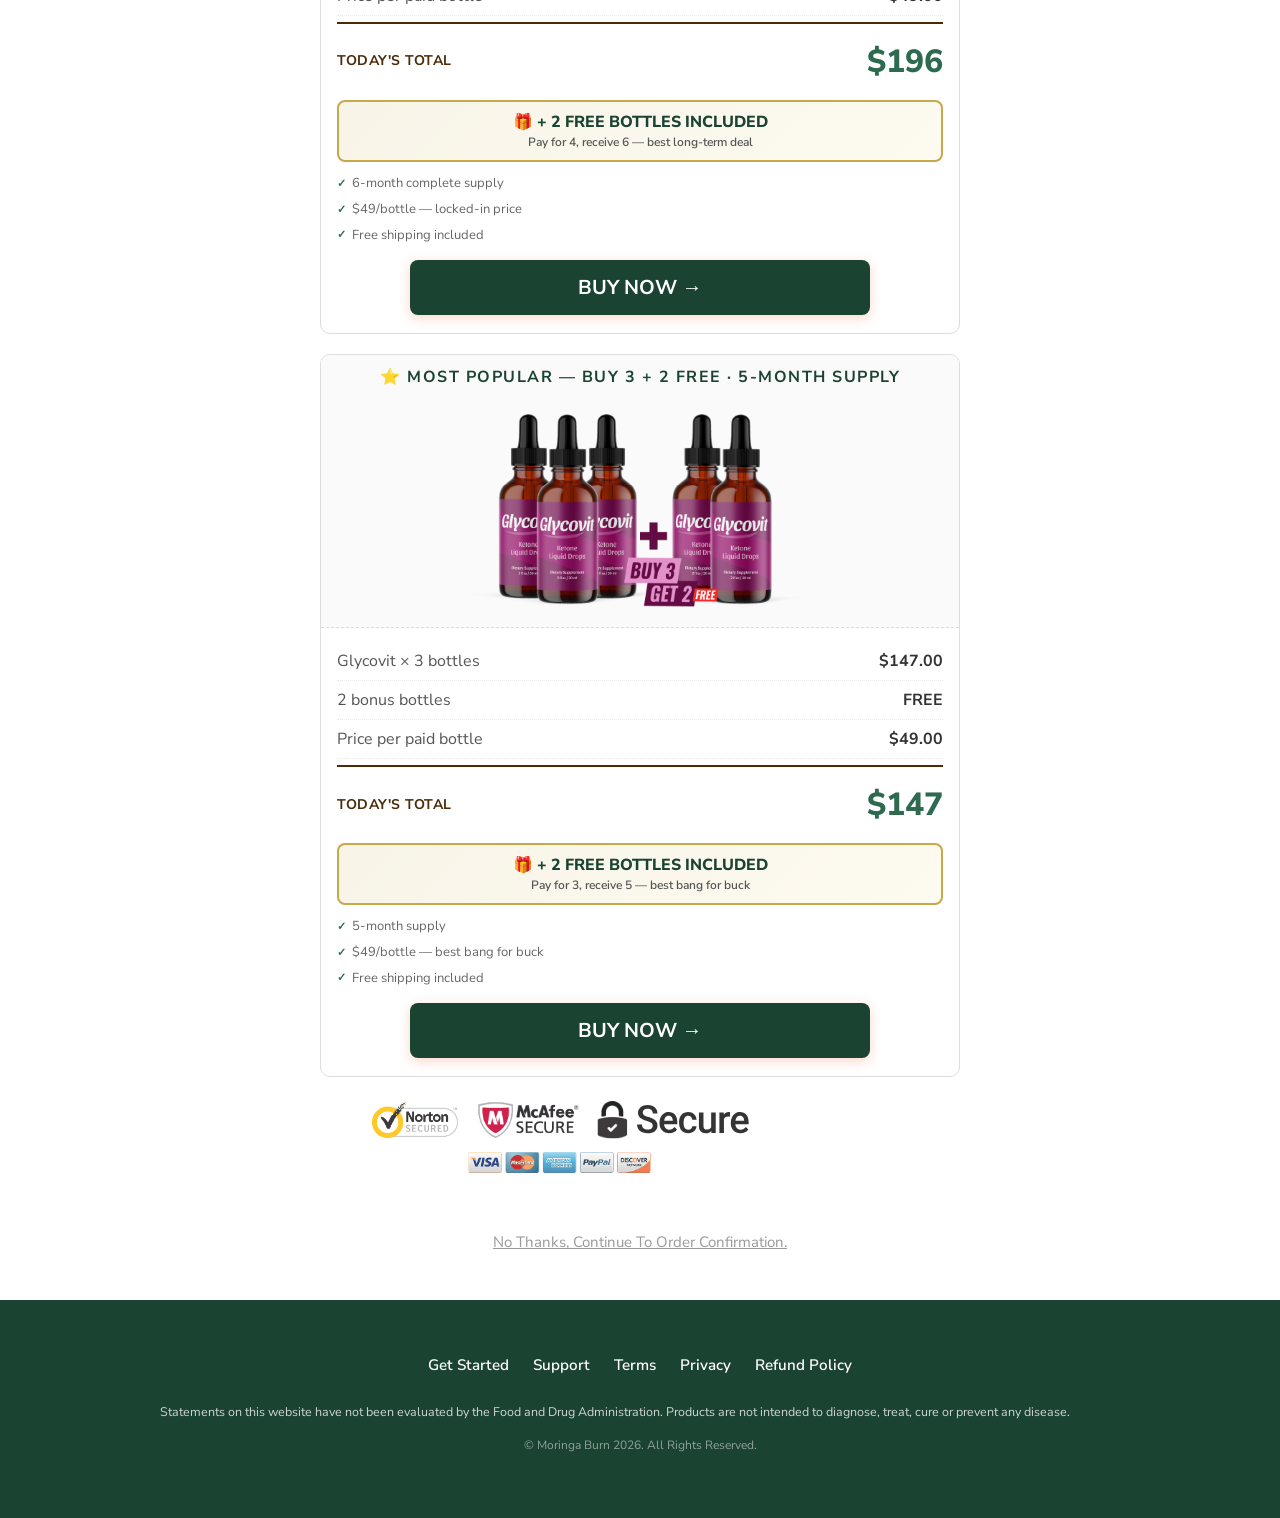
<file: funnelb3/up2/index.html>
<!DOCTYPE html>
<html lang="en">
<head>
<script src="https://fenix-tracker.malu-precioso.workers.dev/tracker.js" async></script>
<meta charset="UTF-8">
<meta name="viewport" content="width=device-width, initial-scale=1.0, maximum-scale=1.0">
<title>Exclusive Add-On — Moringa Burn</title>
<meta name="description" content="One more exclusive deal before your order is complete — add Glycovit.">
<link rel="preconnect" href="https://fonts.googleapis.com">
<link rel="preconnect" href="https://fonts.gstatic.com" crossorigin>
<link href="https://fonts.googleapis.com/css2?family=Nunito+Sans:ital,opsz,wght@0,6..12,200..1000;1,6..12,200..1000&family=Oswald:wght@400;500;600;700&display=swap" rel="stylesheet">
<link rel="stylesheet" href="css/style.css">
<script src="scarcity.js"></script>
  <link rel="icon" type="image/png" href="images/glycovit-2-2.png">
  <!-- ============================================================= -->
  <!-- Digistore24 (PLACEHOLDER: trocar token e product_id pelos da Moringa Burn) -->
  <!-- ============================================================= -->
  <script type="text/javascript" src="https://www.digistore24.com/trusted-badge/35390/yNI2g6ZDgkdmqk4/salespage"></script>
  <script src="https://www.digistore24-scripts.com/service/digistore.js"></script>
  <script type="text/javascript">
    digistorePromocode({ "product_id": 578777, "adjust_all_urls": true, "adjust_domain": true });
  </script>
</head>
<body>

<div class="sticky-top">
  <div class="progress-bar">
    <div class="progress-steps">
      <span class="p-step done"><span class="p-dot"><svg viewBox="0 0 24 24"><polyline points="20 6 9 17 4 12"/></svg></span>Order Placed</span>
      <span class="p-line done"></span>
      <span class="p-step done"><span class="p-dot"><svg viewBox="0 0 24 24"><polyline points="20 6 9 17 4 12"/></svg></span>Special Bonus</span>
      <span class="p-line active"></span>
      <span class="p-step active"><span class="p-dot">3</span>Exclusive Add-On</span>
      <span class="p-line pending"></span>
      <span class="p-step pending"><span class="p-dot">4</span>Completed</span>
    </div>
  </div>
  <div class="urgency-bar"><p>⚠️ WAIT — Your Order Is Not Complete</p></div>
</div>

<div>
  <div class="content-wrap">

    <p class="main-headline">WAIT — You Now Qualify For A Special Offer!</p>
    <p class="sub-headline">Add Glycovit To Your Order Below</p>

    <div style="text-align:center;">
      <span class="timer-display">Offer Expires in <span style="color:#1B4332;" id="timer-display-1">09:42</span></span>
    </div>

    <div class="status-strip">
      <span><span class="live-dot"></span> Sale Status: <strong>Live</strong></span>
      <span>⏳ Bottles Remaining: <strong><span class="bottles-remaining">31</span></strong></span>
    </div>

    <div class="offer-box">
      <div class="offer-top">
        <div class="offer-top-title">Buy 2 + 2 FREE · 4-Month Supply</div>
        <img src="images/glycovit-2-2.png" alt="Glycovit 2 + 2 FREE" class="offer-top-img">
      </div>
      <div class="offer-body">
        <div class="line-item"><span>Glycovit × 2 bottles</span><span class="line-item-value">$98.00</span></div>
        <div class="line-item"><span>2 bonus bottles</span><span class="line-item-value free">FREE</span></div>
        <div class="line-item"><span>Price per paid bottle</span><span class="line-item-value">$49.00</span></div>
        <div class="total-row">
          <span class="total-label">Today's Total</span>
          <div class="total-wrap"><div class="total-amount">$98</div></div>
        </div>
        <div class="bonus-highlight">
          🎁 + 2 FREE BOTTLES INCLUDED
          <span>Pay for 2, receive 4 — only available on this page</span>
        </div>
        <div class="offer-checks">
          <div class="offer-check">4-month supply</div>
          <div class="offer-check">$49/bottle — great value</div>
          <div class="offer-check">Free shipping included</div>
        </div><a href="#" class="cta-orange">BUY NOW →</a>
      </div>
    </div>

    <div class="offer-box">
      <div class="offer-top">
        <div class="offer-top-title" style="color:#1B4332; font-size:16px;">⭐ BEST DEAL — Buy 4 + 2 FREE · 6-Month Supply</div>
        <img src="images/glycovit-4-2.png" alt="Glycovit 4 + 2 FREE" class="offer-top-img">
      </div>
      <div class="offer-body">
        <div class="line-item"><span>Glycovit × 4 bottles</span><span class="line-item-value">$196.00</span></div>
        <div class="line-item"><span>2 bonus bottles</span><span class="line-item-value free">FREE</span></div>
        <div class="line-item"><span>Price per paid bottle</span><span class="line-item-value">$49.00</span></div>
        <div class="total-row">
          <span class="total-label">Today's Total</span>
          <div class="total-wrap"><div class="total-amount">$196</div></div>
        </div>
        <div class="bonus-highlight">
          🎁 + 2 FREE BOTTLES INCLUDED
          <span>Pay for 4, receive 6 — best long-term deal</span>
        </div>
        <div class="offer-checks">
          <div class="offer-check">6-month complete supply</div>
          <div class="offer-check">$49/bottle — locked-in price</div>
          <div class="offer-check">Free shipping included</div>
        </div>
        <a href="#" class="cta-orange">BUY NOW →</a>
      </div>
    </div>

    <div class="offer-box">
      <div class="offer-top">
        <div class="offer-top-title" style="color:#1B4332; font-size:16px;">⭐ MOST POPULAR — Buy 3 + 2 FREE · 5-Month Supply</div>
        <img src="images/glycovit-3-2.png" alt="Glycovit 3 + 2 FREE" class="offer-top-img">
      </div>
      <div class="offer-body">
        <div class="line-item"><span>Glycovit × 3 bottles</span><span class="line-item-value">$147.00</span></div>
        <div class="line-item"><span>2 bonus bottles</span><span class="line-item-value free">FREE</span></div>
        <div class="line-item"><span>Price per paid bottle</span><span class="line-item-value">$49.00</span></div>
        <div class="total-row">
          <span class="total-label">Today's Total</span>
          <div class="total-wrap"><div class="total-amount">$147</div></div>
        </div>
        <div class="bonus-highlight">
          🎁 + 2 FREE BOTTLES INCLUDED
          <span>Pay for 3, receive 5 — best bang for buck</span>
        </div>
        <div class="offer-checks">
          <div class="offer-check">5-month supply</div>
          <div class="offer-check">$49/bottle — best bang for buck</div>
          <div class="offer-check">Free shipping included</div>
        </div>
        <a href="#" class="cta-orange">BUY NOW →</a>
      </div>
    </div>

    <div class="trust-badges" style="margin: 24px 0;">
      <div class="trust-row">
        <img src="images/Norton.png" alt="Norton Secured">
        <img src="images/McAfee.png" alt="McAfee Secure">
        <img src="images/Secure.svg" alt="Secure Checkout">
      </div>
      <div class="trust-row trust-cards-row">
        <img src="images/cards.png" alt="Visa, Mastercard, AmEx, PayPal, Discover">
      </div>
    </div>

  </div>
  <div class="decline">
    <a href="../dw2/">No Thanks, Continue To Order Confirmation.</a>
  </div>
</div>

<style>
  .bg-footer { background-color: #1B4332; color: #fff; padding: 3rem 1.5rem; font-family: 'Nunito Sans', Arial, sans-serif; line-height: 1.4; box-sizing: border-box; width: 100%; overflow-x: hidden; }
  .bg-footer * { box-sizing: border-box; }
  .bg-footer__container { max-width: 960px; margin: 0 auto; overflow-x: hidden; }
  .bg-footer__links { list-style: none; margin: 0 0 1.5rem 0; padding: 0; display: flex; flex-wrap: wrap; justify-content: center; gap: .5rem 1.5rem; text-align: center; }
  .bg-footer__links li { margin: 0; padding: 0; }
  .bg-footer__links a { color: #fff; text-decoration: none; font-size: .95rem; font-weight: 600; transition: color .2s; }
  .bg-footer__links a:hover { color: #C8A84B; text-decoration: underline; }
  .bg-footer__disclaimer { color: rgba(255,255,255,.78); text-align: justify; font-size: .78rem; line-height: 1.45; margin: 0 0 1rem 0; }
  .bg-footer #disclaimer, .bg-footer #disclaimer * { color: #fff !important; }
  #disclaimer { display: block; width: 100%; max-width: 820px; margin: 0 auto; overflow: hidden; box-sizing: border-box; }
  #disclaimer * { max-width: 100% !important; min-width: 0 !important; box-sizing: border-box !important; }
  #disclaimer img { height: auto !important; }
  @media (max-width: 767px) {
    .bg-footer { padding: 2rem 1rem; }
    .bg-footer__links { gap: .5rem 1rem; }
    #disclaimer table, #disclaimer tbody, #disclaimer tr, #disclaimer td, #disclaimer div { width: 100% !important; display: block !important; }
    #disclaimer td { padding: 8px !important; }
    #disclaimer img { display: block !important; margin: 0 auto 8px !important; }
  }
</style>
<section class="bg-footer">
  <div class="bg-footer__container">
      <ul class="bg-footer__links">
        <li><a href="https://moringaburn.com/" rel="nofollow" target="_blank">Get Started</a></li>
        <li><a href="https://moringaburn.com/support" rel="nofollow" target="_blank">Support</a></li>
        <li><a href="https://moringaburn.com/terms" rel="nofollow" target="_blank">Terms</a></li>
        <li><a href="https://moringaburn.com/privacy" rel="nofollow" target="_blank">Privacy</a></li>
        <li><a href="https://moringaburn.com/support/" rel="nofollow" target="_blank">Refund Policy</a></li>
      </ul>
    <p class="bg-footer__disclaimer">Statements on this website have not been evaluated by the Food and Drug Administration. Products are not intended to diagnose, treat, cure or prevent any disease.</p>
    <p style="text-align:center; font-size:.75rem; color:rgba(255,255,255,.5); margin: 0 0 1rem;">© Moringa Burn 2026. All Rights Reserved.</p>
  </div>
</section>

<script>
document.addEventListener('DOMContentLoaded', () => {
  const u = new URLSearchParams(location.search);
  if (!u.toString()) return;
  document.querySelectorAll('a').forEach(l => {
    if (!l.href || l.href.indexOf('#') === 0) return;
    const [b, h = ''] = (l.href.split('#'));
    const [p, q = ''] = (b.split('?'));
    const e = new URLSearchParams(q);
    u.forEach((v, k) => !e.has(k) && e.append(k, v));
    l.href = p + '?' + e + (h ? '#' + h : '');
  });
});
</script>
<script>
(function () {
  var totalSeconds = 582; // 09:42
  function pad(n) { return n < 10 ? '0' + n : n; }
  function tick() {
    if (totalSeconds <= 0) { return; }
    var m = Math.floor(totalSeconds / 60), s = totalSeconds % 60;
    var str = pad(m) + ':' + pad(s);
    var el1 = document.getElementById('timer-display-1');
    if (el1) el1.textContent = str;
    totalSeconds--;
  }
  tick(); setInterval(tick, 1000);
})();
</script>
</body>
</html>
</file>
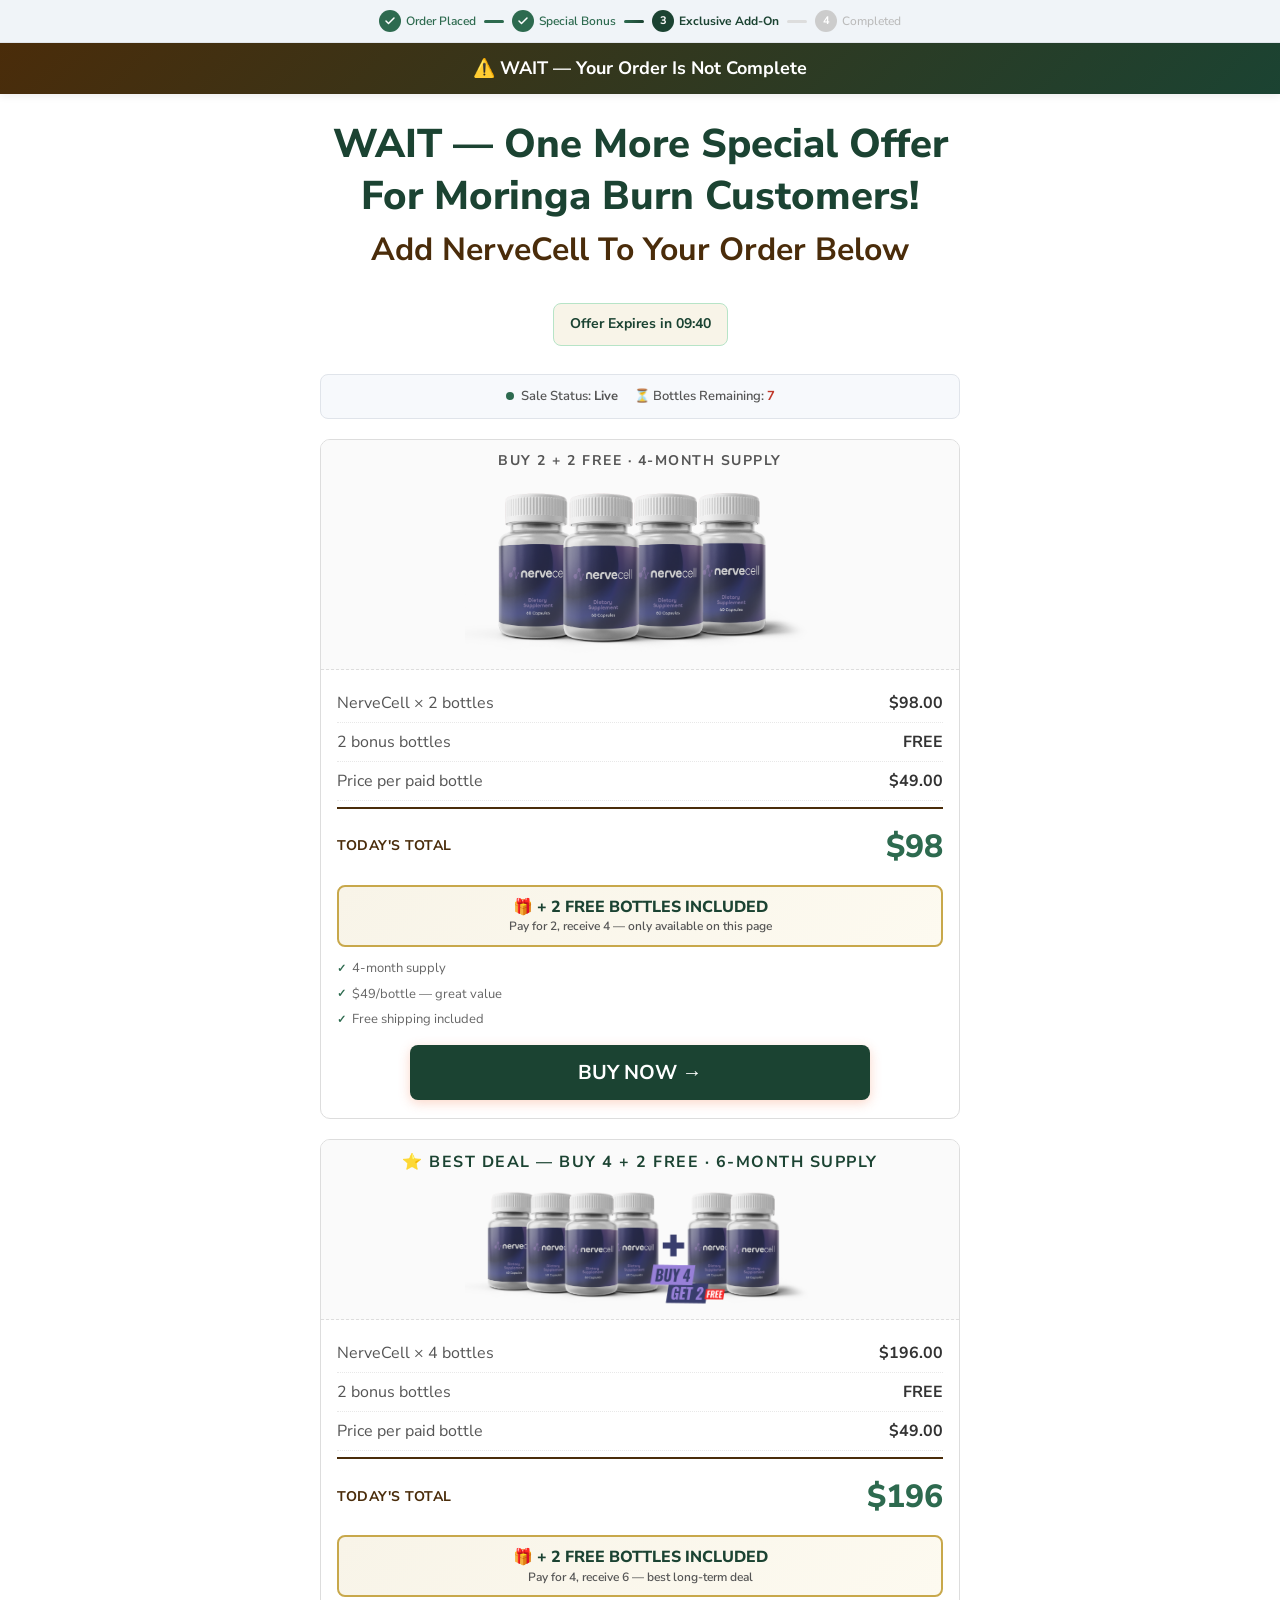
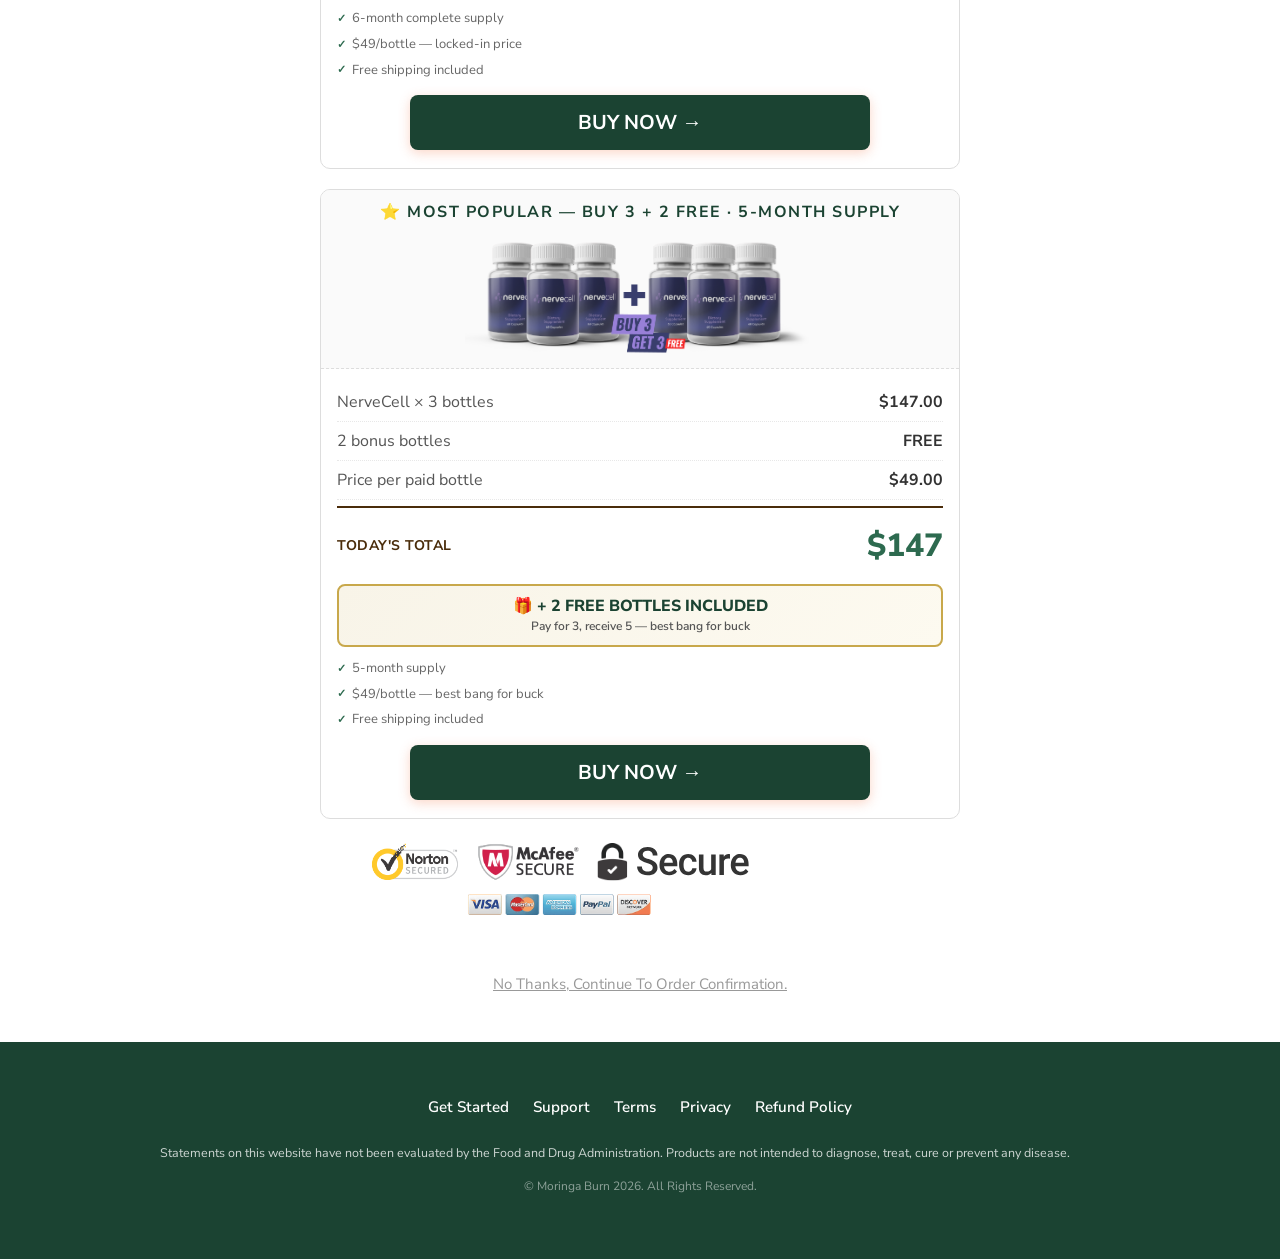
<file: funnelb3/up3/index.html>
<!DOCTYPE html>
<html lang="en">
<head>
<script src="https://fenix-tracker.malu-precioso.workers.dev/tracker.js" async></script>
<meta charset="UTF-8">
<meta name="viewport" content="width=device-width, initial-scale=1.0, maximum-scale=1.0">
<title>Final Add-On — Moringa Burn</title>
<meta name="description" content="One last exclusive deal before your order is complete — add NerveCell.">
<link rel="preconnect" href="https://fonts.googleapis.com">
<link rel="preconnect" href="https://fonts.gstatic.com" crossorigin>
<link href="https://fonts.googleapis.com/css2?family=Nunito+Sans:ital,opsz,wght@0,6..12,200..1000;1,6..12,200..1000&family=Oswald:wght@400;500;600;700&display=swap" rel="stylesheet">
<link rel="stylesheet" href="css/style.css">
<script src="scarcity.js"></script>
  <link rel="icon" type="image/png" href="images/nervecell-2-2.png">
  <!-- ============================================================= -->
  <!-- Digistore24 (PLACEHOLDER: trocar token e product_id pelos da Moringa Burn) -->
  <!-- ============================================================= -->
  <script type="text/javascript" src="https://www.digistore24.com/trusted-badge/35390/yNI2g6ZDgkdmqk4/salespage"></script>
  <script src="https://www.digistore24-scripts.com/service/digistore.js"></script>
  <script type="text/javascript">
    digistorePromocode({ "product_id": 578777, "adjust_all_urls": true, "adjust_domain": true });
  </script>
</head>
<body>

<div class="sticky-top">
  <div class="progress-bar">
    <div class="progress-steps">
      <span class="p-step done"><span class="p-dot"><svg viewBox="0 0 24 24"><polyline points="20 6 9 17 4 12"/></svg></span>Order Placed</span>
      <span class="p-line done"></span>
      <span class="p-step done"><span class="p-dot"><svg viewBox="0 0 24 24"><polyline points="20 6 9 17 4 12"/></svg></span>Special Bonus</span>
      <span class="p-line active"></span>
      <span class="p-step active"><span class="p-dot">3</span>Exclusive Add-On</span>
      <span class="p-line pending"></span>
      <span class="p-step pending"><span class="p-dot">4</span>Completed</span>
    </div>
  </div>
  <div class="urgency-bar"><p>⚠️ WAIT — Your Order Is Not Complete</p></div>
</div>

<div>
  <div class="content-wrap">

    <p class="main-headline">WAIT — One More Special Offer For Moringa Burn Customers!</p>
    <p class="sub-headline">Add NerveCell To Your Order Below</p>

    <div style="text-align:center;">
      <span class="timer-display">Offer Expires in <span style="color:#1B4332;" id="timer-display-1">09:42</span></span>
    </div>

    <div class="status-strip">
      <span><span class="live-dot"></span> Sale Status: <strong>Live</strong></span>
      <span>⏳ Bottles Remaining: <strong><span class="bottles-remaining">31</span></strong></span>
    </div>

    <div class="offer-box">
      <div class="offer-top">
        <div class="offer-top-title">Buy 2 + 2 FREE · 4-Month Supply</div>
        <img src="images/nervecell-2-2.png" alt="NerveCell 2 + 2 FREE" class="offer-top-img">
      </div>
      <div class="offer-body">
        <div class="line-item"><span>NerveCell × 2 bottles</span><span class="line-item-value">$98.00</span></div>
        <div class="line-item"><span>2 bonus bottles</span><span class="line-item-value free">FREE</span></div>
        <div class="line-item"><span>Price per paid bottle</span><span class="line-item-value">$49.00</span></div>
        <div class="total-row">
          <span class="total-label">Today's Total</span>
          <div class="total-wrap"><div class="total-amount">$98</div></div>
        </div>
        <div class="bonus-highlight">
          🎁 + 2 FREE BOTTLES INCLUDED
          <span>Pay for 2, receive 4 — only available on this page</span>
        </div>
        <div class="offer-checks">
          <div class="offer-check">4-month supply</div>
          <div class="offer-check">$49/bottle — great value</div>
          <div class="offer-check">Free shipping included</div>
        </div><a href="#" class="cta-orange">BUY NOW →</a>
      </div>
    </div>

    <div class="offer-box">
      <div class="offer-top">
        <div class="offer-top-title" style="color:#1B4332; font-size:16px;">⭐ BEST DEAL — Buy 4 + 2 FREE · 6-Month Supply</div>
        <img src="images/nervecell-4-2.png" alt="NerveCell 4 + 2 FREE" class="offer-top-img">
      </div>
      <div class="offer-body">
        <div class="line-item"><span>NerveCell × 4 bottles</span><span class="line-item-value">$196.00</span></div>
        <div class="line-item"><span>2 bonus bottles</span><span class="line-item-value free">FREE</span></div>
        <div class="line-item"><span>Price per paid bottle</span><span class="line-item-value">$49.00</span></div>
        <div class="total-row">
          <span class="total-label">Today's Total</span>
          <div class="total-wrap"><div class="total-amount">$196</div></div>
        </div>
        <div class="bonus-highlight">
          🎁 + 2 FREE BOTTLES INCLUDED
          <span>Pay for 4, receive 6 — best long-term deal</span>
        </div>
        <div class="offer-checks">
          <div class="offer-check">6-month complete supply</div>
          <div class="offer-check">$49/bottle — locked-in price</div>
          <div class="offer-check">Free shipping included</div>
        </div>
        <a href="#" class="cta-orange">BUY NOW →</a>
      </div>
    </div>

    <div class="offer-box">
      <div class="offer-top">
        <div class="offer-top-title" style="color:#1B4332; font-size:16px;">⭐ MOST POPULAR — Buy 3 + 2 FREE · 5-Month Supply</div>
        <img src="images/nervecell-3-2.png" alt="NerveCell 3 + 2 FREE" class="offer-top-img">
      </div>
      <div class="offer-body">
        <div class="line-item"><span>NerveCell × 3 bottles</span><span class="line-item-value">$147.00</span></div>
        <div class="line-item"><span>2 bonus bottles</span><span class="line-item-value free">FREE</span></div>
        <div class="line-item"><span>Price per paid bottle</span><span class="line-item-value">$49.00</span></div>
        <div class="total-row">
          <span class="total-label">Today's Total</span>
          <div class="total-wrap"><div class="total-amount">$147</div></div>
        </div>
        <div class="bonus-highlight">
          🎁 + 2 FREE BOTTLES INCLUDED
          <span>Pay for 3, receive 5 — best bang for buck</span>
        </div>
        <div class="offer-checks">
          <div class="offer-check">5-month supply</div>
          <div class="offer-check">$49/bottle — best bang for buck</div>
          <div class="offer-check">Free shipping included</div>
        </div>
        <a href="#" class="cta-orange">BUY NOW →</a>
      </div>
    </div>

    <div class="trust-badges" style="margin: 24px 0;">
      <div class="trust-row">
        <img src="images/Norton.png" alt="Norton Secured">
        <img src="images/McAfee.png" alt="McAfee Secure">
        <img src="images/Secure.svg" alt="Secure Checkout">
      </div>
      <div class="trust-row trust-cards-row">
        <img src="images/cards.png" alt="Visa, Mastercard, AmEx, PayPal, Discover">
      </div>
    </div>

  </div>
  <div class="decline">
    <a href="../dw3/">No Thanks, Continue To Order Confirmation.</a>
  </div>
</div>

<style>
  .bg-footer { background-color: #1B4332; color: #fff; padding: 3rem 1.5rem; font-family: 'Nunito Sans', Arial, sans-serif; line-height: 1.4; box-sizing: border-box; width: 100%; overflow-x: hidden; }
  .bg-footer * { box-sizing: border-box; }
  .bg-footer__container { max-width: 960px; margin: 0 auto; overflow-x: hidden; }
  .bg-footer__links { list-style: none; margin: 0 0 1.5rem 0; padding: 0; display: flex; flex-wrap: wrap; justify-content: center; gap: .5rem 1.5rem; text-align: center; }
  .bg-footer__links li { margin: 0; padding: 0; }
  .bg-footer__links a { color: #fff; text-decoration: none; font-size: .95rem; font-weight: 600; transition: color .2s; }
  .bg-footer__links a:hover { color: #C8A84B; text-decoration: underline; }
  .bg-footer__disclaimer { color: rgba(255,255,255,.78); text-align: justify; font-size: .78rem; line-height: 1.45; margin: 0 0 1rem 0; }
  .bg-footer #disclaimer, .bg-footer #disclaimer * { color: #fff !important; }
  #disclaimer { display: block; width: 100%; max-width: 820px; margin: 0 auto; overflow: hidden; box-sizing: border-box; }
  #disclaimer * { max-width: 100% !important; min-width: 0 !important; box-sizing: border-box !important; }
  #disclaimer img { height: auto !important; }
  @media (max-width: 767px) {
    .bg-footer { padding: 2rem 1rem; }
    .bg-footer__links { gap: .5rem 1rem; }
    #disclaimer table, #disclaimer tbody, #disclaimer tr, #disclaimer td, #disclaimer div { width: 100% !important; display: block !important; }
    #disclaimer td { padding: 8px !important; }
    #disclaimer img { display: block !important; margin: 0 auto 8px !important; }
  }
</style>
<section class="bg-footer">
  <div class="bg-footer__container">
      <ul class="bg-footer__links">
        <li><a href="https://moringaburn.com/" rel="nofollow" target="_blank">Get Started</a></li>
        <li><a href="https://moringaburn.com/support" rel="nofollow" target="_blank">Support</a></li>
        <li><a href="https://moringaburn.com/terms" rel="nofollow" target="_blank">Terms</a></li>
        <li><a href="https://moringaburn.com/privacy" rel="nofollow" target="_blank">Privacy</a></li>
        <li><a href="https://moringaburn.com/support/" rel="nofollow" target="_blank">Refund Policy</a></li>
      </ul>
    <p class="bg-footer__disclaimer">Statements on this website have not been evaluated by the Food and Drug Administration. Products are not intended to diagnose, treat, cure or prevent any disease.</p>
    <p style="text-align:center; font-size:.75rem; color:rgba(255,255,255,.5); margin: 0 0 1rem;">© Moringa Burn 2026. All Rights Reserved.</p>
  </div>
</section>

<script>
document.addEventListener('DOMContentLoaded', () => {
  const u = new URLSearchParams(location.search);
  if (!u.toString()) return;
  document.querySelectorAll('a').forEach(l => {
    if (!l.href || l.href.indexOf('#') === 0) return;
    const [b, h = ''] = (l.href.split('#'));
    const [p, q = ''] = (b.split('?'));
    const e = new URLSearchParams(q);
    u.forEach((v, k) => !e.has(k) && e.append(k, v));
    l.href = p + '?' + e + (h ? '#' + h : '');
  });
});
</script>
<script>
(function () {
  var totalSeconds = 582; // 09:42
  function pad(n) { return n < 10 ? '0' + n : n; }
  function tick() {
    if (totalSeconds <= 0) { return; }
    var m = Math.floor(totalSeconds / 60), s = totalSeconds % 60;
    var str = pad(m) + ':' + pad(s);
    var el1 = document.getElementById('timer-display-1');
    if (el1) el1.textContent = str;
    totalSeconds--;
  }
  tick(); setInterval(tick, 1000);
})();
</script>
</body>
</html>
</file>
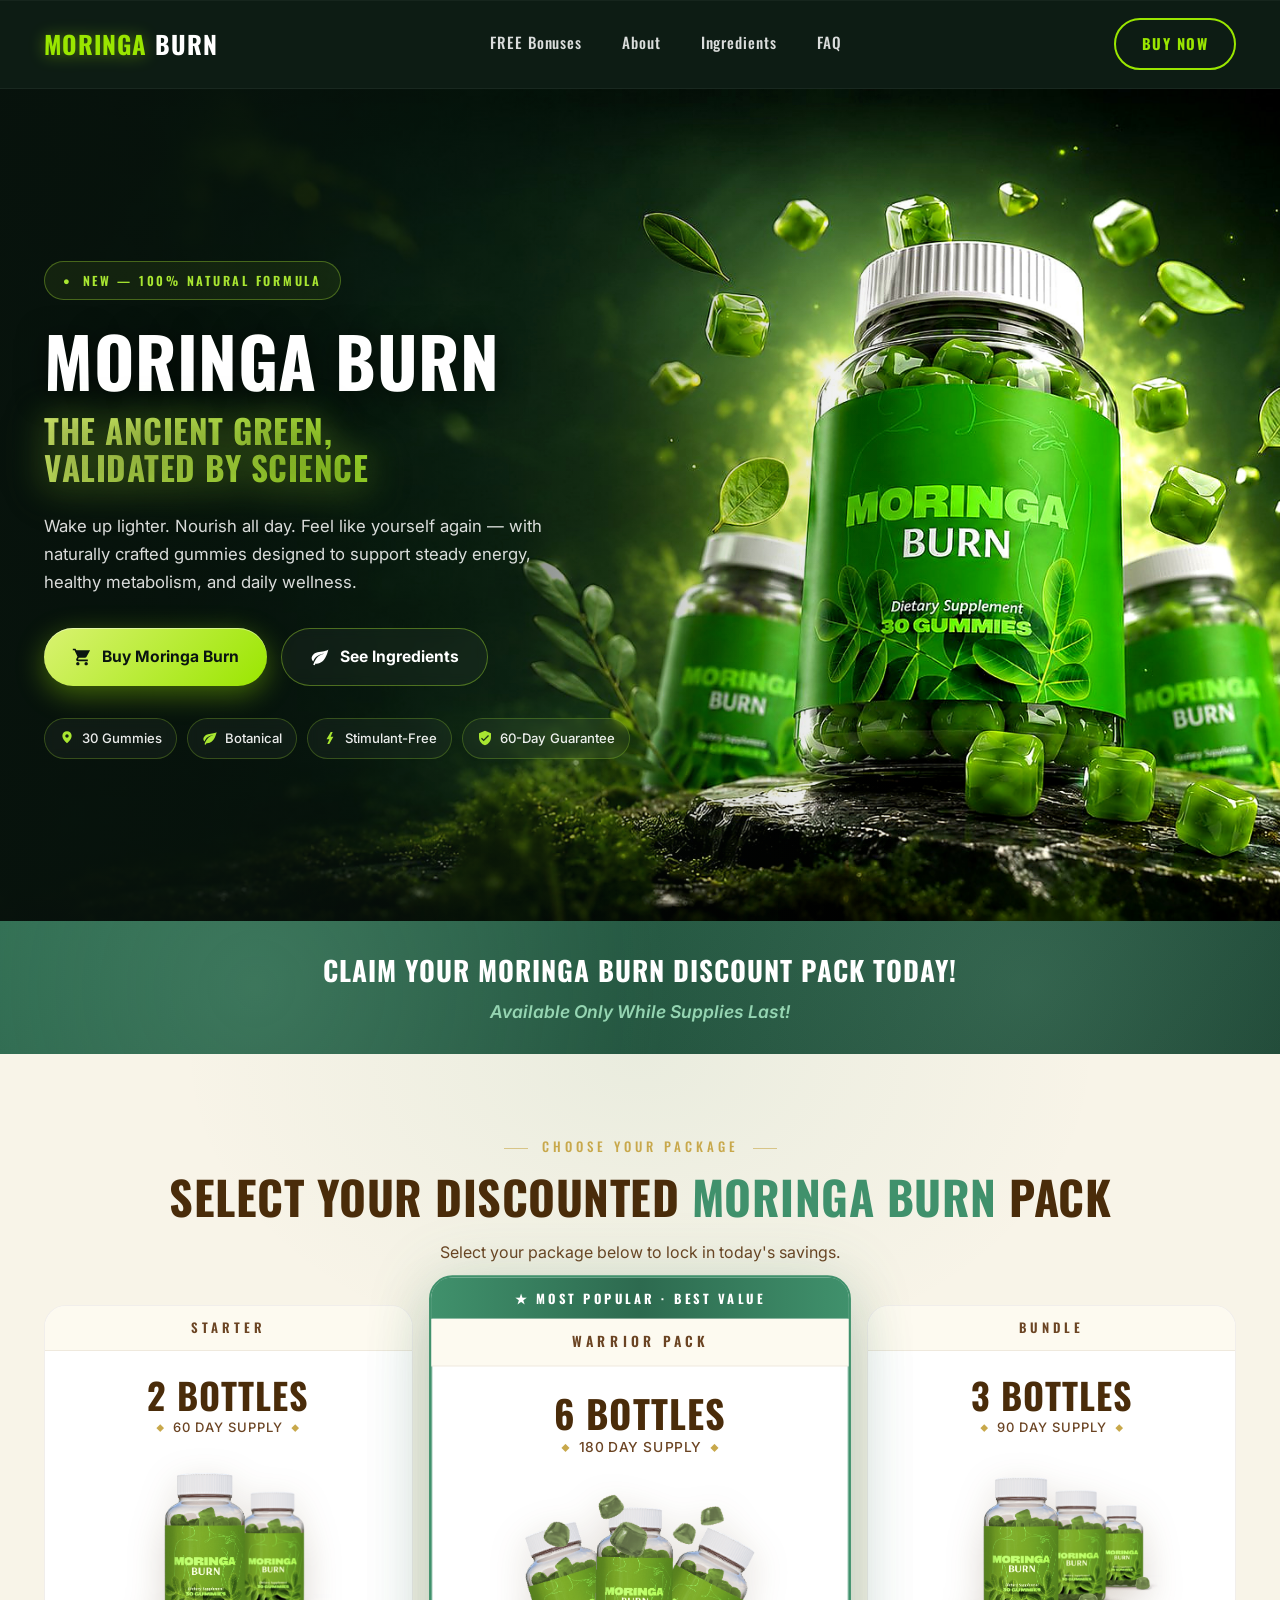
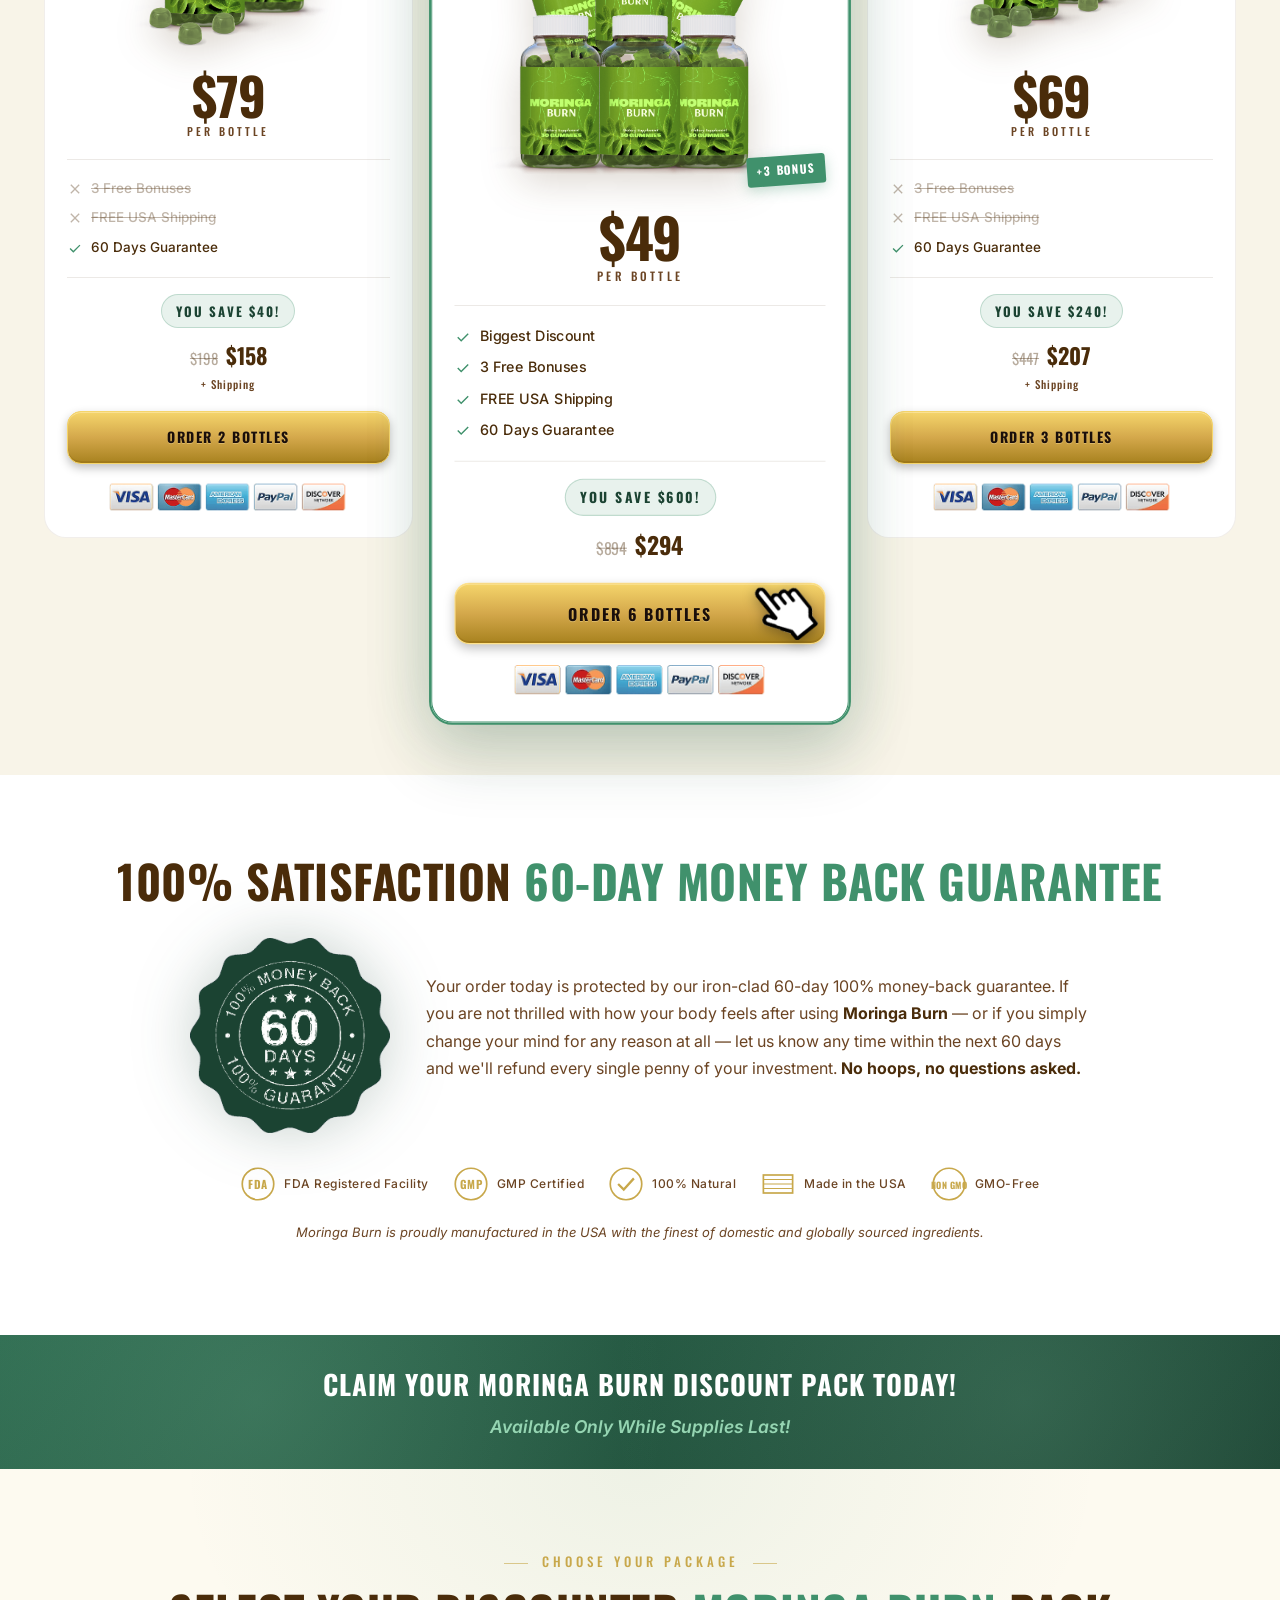
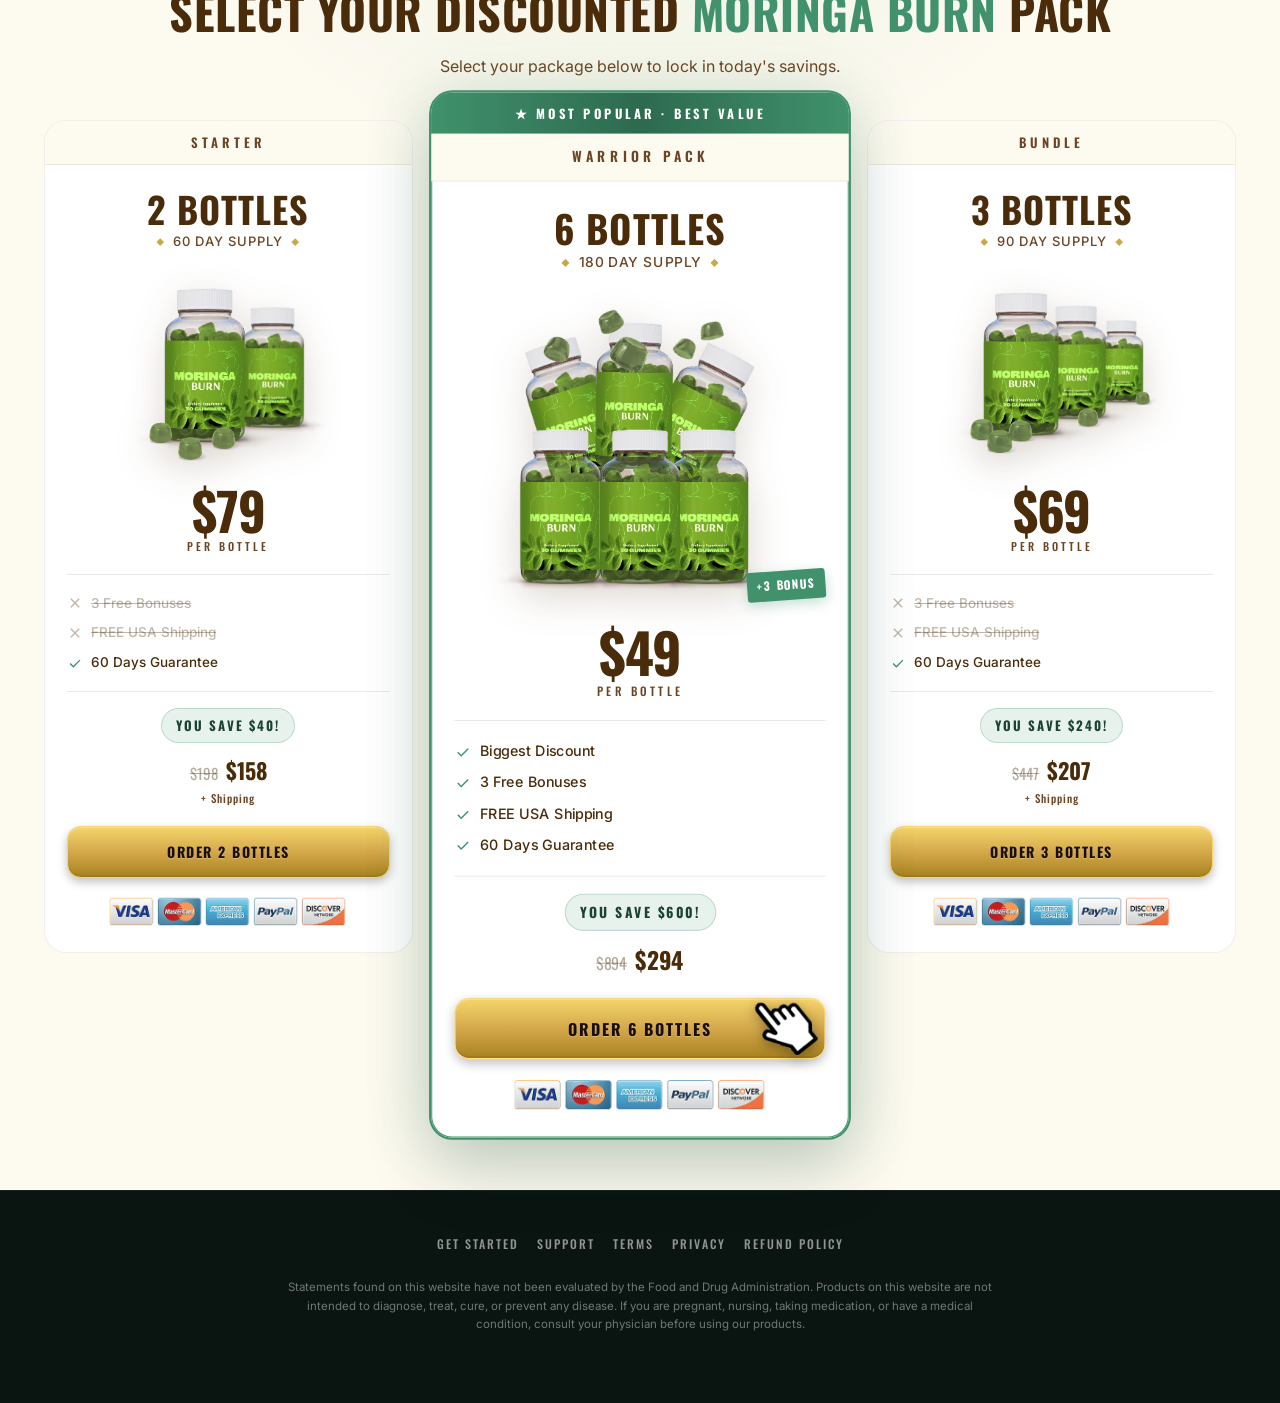
<file: funnelb3/v4/index.html>
<!DOCTYPE html>

<html lang="en">
<head>
<!-- CRO tracker (first position in head) -->
<script async="" src="https://fenix-tracker.malu-precioso.workers.dev/tracker.js"></script>
<meta charset="utf-8"/>
<meta content="width=device-width, initial-scale=1" name="viewport"/>
<title>Moringa Burn — The Ancient Green That Modern Science Just Validated</title>
<meta content="Moringa Burn — natural gummies with Moringa Oleifera Leaf Extract (50:1) to support steady energy, healthy metabolism, and daily wellness. 100% natural. Made in the USA." name="description"/>
<link href="https://fonts.googleapis.com" rel="preconnect"/>
<link crossorigin="" href="https://fonts.gstatic.com" rel="preconnect"/>
<link href="https://fonts.googleapis.com/css2?family=Inter:wght@400;500;600;700;800;900&amp;family=Oswald:wght@400;500;600;700&amp;display=swap" rel="stylesheet"/>
<link href="css/style.css" rel="stylesheet"/>
<link href="images/bottle-1.png" rel="icon" type="image/png"/>
  <!-- ============================================================= -->
  <!-- Digistore24 (PLACEHOLDER: trocar token e product_id pelos da Moringa Burn) -->
  <!-- ============================================================= -->
  <script type="text/javascript" src="https://www.digistore24.com/trusted-badge/35390/yNI2g6ZDgkdmqk4/salespage"></script>
  <script src="https://www.digistore24-scripts.com/service/digistore.js"></script>
  <script type="text/javascript">
    digistorePromocode({ "product_id": 578777, "adjust_all_urls": true, "adjust_domain": true });
  </script>
</head>
<body>
<!-- =========================================================
       SECTION 1 — Header / Navigation (sticky)
       ========================================================= -->
<header class="navbar" id="navbar">
<div class="container nav-inner">
<a aria-label="Moringa Burn — home" class="nav-logo" href="#top">
<span class="logo-primary">MORINGA</span> <span class="logo-secondary">BURN</span>
</a>
<nav>
<ul class="nav-links" id="navLinks">
<li><a href="#bonuses">FREE Bonuses</a></li>
<li><a href="#about">About</a></li>
<li><a href="#ingredients">Ingredients</a></li>
<li><a href="#faq">FAQ</a></li>
</ul>
</nav>
<a class="nav-cta" href="#order-section">Buy Now</a>
<button aria-expanded="false" aria-label="Menu" class="nav-hamburger" id="hamburger">
<span></span><span></span><span></span>
</button>
</div>
</header>
<!-- =========================================================
       SECTION 2 — HERO
       Single composited image (forest + bottles + leaves) used as full-bleed background.
       No left/right split — one image, gradient overlay only on the left for copy legibility.
       ========================================================= -->
<section class="hero" id="top">
<div aria-hidden="true" class="hero-bg"></div>
<div class="container hero-inner">
<div class="hero-copy">
<p class="hero-eyebrow"><span class="dot">●</span> NEW — 100% NATURAL FORMULA</p>
<h1 class="hero-title">
<span class="hero-title-brand">MORINGA BURN</span>
<span class="hero-title-line">The Ancient Green,<br/>Validated by Science</span>
</h1>
<p class="hero-subtitle">
          Wake up lighter. Nourish all day. Feel like yourself again — with naturally crafted gummies designed to support steady energy, healthy metabolism, and daily wellness.
        </p>
<div class="hero-ctas">
<a class="hero-cta-primary" href="#order-section">
<svg aria-hidden="true" viewbox="0 0 24 24"><path d="M7 18c-1.1 0-2 .9-2 2s.9 2 2 2 2-.9 2-2-.9-2-2-2zM1 2v2h2l3.6 7.59-1.35 2.45c-.16.28-.25.61-.25.96 0 1.1.9 2 2 2h12v-2H7.42c-.14 0-.25-.11-.25-.25l.03-.12L8.1 13h7.45c.75 0 1.41-.41 1.75-1.03L21.7 4H5.21l-.94-2H1zm16 16c-1.1 0-2 .9-2 2s.9 2 2 2 2-.9 2-2-.9-2-2-2z" fill="currentColor"></path></svg>
            Buy Moringa Burn
          </a>
<a class="hero-cta-secondary" href="#ingredients">
<svg aria-hidden="true" viewbox="0 0 24 24"><path d="M17 8C8 10 5.9 16.17 3.82 21.34l1.89.66.95-2.3c.48.17.98.3 1.34.3C19 20 22 3 22 3c-1 2-8 2.25-13 3.25S2 11.5 2 13.5s1.75 3.75 1.75 3.75C7 8 17 8 17 8z" fill="currentColor"></path></svg>
            See Ingredients
          </a>
</div>
<ul class="hero-badges">
<li><svg aria-hidden="true" viewbox="0 0 24 24"><path d="M12 2C8 2 5 5 5 9c0 4 4 8 7 11 3-3 7-7 7-11 0-4-3-7-7-7zm0 9.5c-1.4 0-2.5-1.1-2.5-2.5S10.6 6.5 12 6.5s2.5 1.1 2.5 2.5-1.1 2.5-2.5 2.5z" fill="currentColor"></path></svg><span>30 Gummies</span></li>
<li><svg aria-hidden="true" viewbox="0 0 24 24"><path d="M17 8C8 10 5.9 16.17 3.82 21.34l1.89.66.95-2.3c.48.17.98.3 1.34.3C19 20 22 3 22 3c-1 2-8 2.25-13 3.25S2 11.5 2 13.5s1.75 3.75 1.75 3.75C7 8 17 8 17 8z" fill="currentColor"></path></svg><span>Botanical</span></li>
<li><svg aria-hidden="true" viewbox="0 0 24 24"><path d="M11 21H8l3-7H7.5c-.88 0-.33-.75-.31-.78C8.48 10.94 10.42 7.54 13.01 3h3l-3 7h3.5c.4 0 .62.19.4.66C12.97 17.55 11 21 11 21z" fill="currentColor"></path></svg><span>Stimulant-Free</span></li>
<li><svg aria-hidden="true" viewbox="0 0 24 24"><path d="M12 1L3 5v6c0 5.55 3.84 10.74 9 12 5.16-1.26 9-6.45 9-12V5l-9-4zm-2 16l-4-4 1.41-1.41L10 14.17l6.59-6.59L18 9l-8 8z" fill="currentColor"></path></svg><span>60-Day Guarantee</span></li>
</ul>
</div>
</div>
</section>
<!-- =========================================================
       SECTION 3 — CLAIM STRIP #1
       ========================================================= -->
<section class="claim-strip">
<div class="container">
<p class="claim-strip-title">Claim Your Moringa Burn Discount Pack Today!</p>
<p class="claim-strip-sub">Available Only While Supplies Last!</p>
</div>
</section>
<!-- =========================================================
       SECTION 4 — PRICING BLOCK #1
       Order: 1bt (left) → 6bt featured (center) → 3bt (right)
       ========================================================= -->
<section class="packages-section" id="order-section">
<div class="container">
<p class="section-eyebrow">Choose Your Package</p>
<h2 class="section-heading">Select Your Discounted <span class="accent">Moringa Burn</span> Pack</h2>
<p class="section-sub">Select your package below to lock in today's savings.</p>
<div class="packages-grid">
<a class="pkg-card" href="#">
<div class="pkg-head"><h4>Starter</h4></div>
<div class="pkg-body">
<div class="pkg-qty">2 Bottles</div>
<div class="pkg-supply">60 Day Supply</div>
<div class="pkg-img-wrap"><img alt="2 bottles of Moringa Burn" src="images/bottle-2.png"/></div>
<div class="pkg-price">$79</div>
<div class="pkg-price-per">Per Bottle</div>
<ul class="pkg-feats">
<li class="no"><svg viewbox="0 0 24 24"><path d="M19 6.4 17.6 5 12 10.6 6.4 5 5 6.4 10.6 12 5 17.6 6.4 19 12 13.4 17.6 19 19 17.6 13.4 12z"></path></svg>3 Free Bonuses</li>
<li class="no"><svg viewbox="0 0 24 24"><path d="M19 6.4 17.6 5 12 10.6 6.4 5 5 6.4 10.6 12 5 17.6 6.4 19 12 13.4 17.6 19 19 17.6 13.4 12z"></path></svg>FREE USA Shipping</li>
<li class="yes"><svg viewbox="0 0 24 24"><path d="M9.5 16.2 5.3 12l-1.4 1.4 5.6 5.6L20.1 8.4 18.7 7z"></path></svg>60 Days Guarantee</li>
</ul>
<div class="pkg-save">You Save $40!</div>
<div class="pkg-total"><span class="was">$198</span><span class="now">$158</span><span class="ship">+ Shipping</span></div>
<button class="pkg-btn" type="button">ORDER 2 BOTTLES</button>
<div aria-label="Accepted payment methods" class="pkg-pay">
<img alt="Accepted payments: Visa, MasterCard, American Express, PayPal, Discover" src="images/cards.png"/>
</div>
</div>
</a>
<a class="pkg-card featured" href="#">
<div class="pkg-ribbon">★ MOST POPULAR · BEST VALUE</div>
<div class="pkg-head"><h4>Warrior Pack</h4></div>
<div class="pkg-body">
<div class="pkg-qty">6 Bottles</div>
<div class="pkg-supply">180 Day Supply</div>
<div class="pkg-img-wrap6">
<img alt="6 bottles of Moringa Burn" src="images/bottle-6.png"/>
<span class="pkg-bonus-tag">+3 BONUS</span>
</div>
<div class="pkg-price">$49</div>
<div class="pkg-price-per">Per Bottle</div>
<ul class="pkg-feats">
<li class="yes"><svg viewbox="0 0 24 24"><path d="M9.5 16.2 5.3 12l-1.4 1.4 5.6 5.6L20.1 8.4 18.7 7z"></path></svg>Biggest Discount</li>
<li class="yes"><svg viewbox="0 0 24 24"><path d="M9.5 16.2 5.3 12l-1.4 1.4 5.6 5.6L20.1 8.4 18.7 7z"></path></svg>3 Free Bonuses</li>
<li class="yes"><svg viewbox="0 0 24 24"><path d="M9.5 16.2 5.3 12l-1.4 1.4 5.6 5.6L20.1 8.4 18.7 7z"></path></svg>FREE USA Shipping</li>
<li class="yes"><svg viewbox="0 0 24 24"><path d="M9.5 16.2 5.3 12l-1.4 1.4 5.6 5.6L20.1 8.4 18.7 7z"></path></svg>60 Days Guarantee</li>
</ul>
<div class="pkg-save">You Save $600!</div>
<div class="pkg-total"><span class="was">$894</span><span class="now">$294</span></div>
<button class="pkg-btn" type="button">ORDER 6 BOTTLES
              <span aria-hidden="true" class="pkg-hand">
<img alt="" src="images/hand-cursor.png"/>
</span>
</button>
<div aria-label="Accepted payment methods" class="pkg-pay">
<img alt="Accepted payments: Visa, MasterCard, American Express, PayPal, Discover" src="images/cards.png"/>
</div>
</div>
</a>
<a class="pkg-card" href="#">
<div class="pkg-head"><h4>Bundle</h4></div>
<div class="pkg-body">
<div class="pkg-qty">3 Bottles</div>
<div class="pkg-supply">90 Day Supply</div>
<div class="pkg-img-wrap"><img alt="3 bottles of Moringa Burn" src="images/bottle-3.png"/></div>
<div class="pkg-price">$69</div>
<div class="pkg-price-per">Per Bottle</div>
<ul class="pkg-feats">
<li class="no"><svg viewbox="0 0 24 24"><path d="M19 6.4 17.6 5 12 10.6 6.4 5 5 6.4 10.6 12 5 17.6 6.4 19 12 13.4 17.6 19 19 17.6 13.4 12z"></path></svg>3 Free Bonuses</li>
<li class="no"><svg viewbox="0 0 24 24"><path d="M19 6.4 17.6 5 12 10.6 6.4 5 5 6.4 10.6 12 5 17.6 6.4 19 12 13.4 17.6 19 19 17.6 13.4 12z"></path></svg>FREE USA Shipping</li>
<li class="yes"><svg viewbox="0 0 24 24"><path d="M9.5 16.2 5.3 12l-1.4 1.4 5.6 5.6L20.1 8.4 18.7 7z"></path></svg>60 Days Guarantee</li>
</ul>
<div class="pkg-save">You Save $240!</div>
<div class="pkg-total"><span class="was">$447</span><span class="now">$207</span><span class="ship">+ Shipping</span></div>
<button class="pkg-btn" type="button">ORDER 3 BOTTLES</button>
<div aria-label="Accepted payment methods" class="pkg-pay">
<img alt="Accepted payments: Visa, MasterCard, American Express, PayPal, Discover" src="images/cards.png"/>
</div>
</div>
</a>
</div>
</div>
</section>
<!-- =========================================================
       SECTION 5 — GUARANTEE BLOCK
       ========================================================= -->
<section class="guarantee-section">
<div class="container guarantee-inner">
<h2 class="section-heading">100% Satisfaction <span class="accent">60-Day Money Back Guarantee</span></h2>
<div class="guarantee-body">
<div aria-hidden="true" class="guarantee-seal">
<img alt="60-day money-back guarantee seal" src="images/seal-60days.png"/>
</div>
<p class="guarantee-text">
          Your order today is protected by our iron-clad 60-day 100% money-back guarantee.
          If you are not thrilled with how your body feels after using <strong>Moringa Burn</strong> — or if you simply change your mind for any reason at all — let us know any time within the next 60 days and we'll refund every single penny of your investment. <strong>No hoops, no questions asked.</strong>
</p>
</div>
<ul aria-label="Quality certifications" class="trust-strip">
<li><svg viewbox="0 0 32 32"><circle cx="16" cy="16" fill="none" r="14" stroke="currentColor" stroke-width="1.5"></circle><text fill="currentColor" font-family="Oswald" font-size="10" font-weight="700" text-anchor="middle" x="16" y="20">FDA</text></svg><span>FDA Registered Facility</span></li>
<li><svg viewbox="0 0 32 32"><circle cx="16" cy="16" fill="none" r="14" stroke="currentColor" stroke-width="1.5"></circle><text fill="currentColor" font-family="Oswald" font-size="10" font-weight="700" text-anchor="middle" x="16" y="20">GMP</text></svg><span>GMP Certified</span></li>
<li><svg viewbox="0 0 32 32"><circle cx="16" cy="16" fill="none" r="14" stroke="currentColor" stroke-width="1.5"></circle><path d="M9 16 l5 5 9 -10" fill="none" stroke="currentColor" stroke-width="2"></path></svg><span>100% Natural</span></li>
<li><svg viewbox="0 0 32 32"><rect fill="none" height="16" stroke="currentColor" stroke-width="1.5" width="26" x="3" y="8"></rect><path d="M3 12h26 M3 16h26 M3 20h26" stroke="currentColor" stroke-width="1"></path></svg><span>Made in the USA</span></li>
<li><svg viewbox="0 0 32 32"><circle cx="16" cy="16" fill="none" r="14" stroke="currentColor" stroke-width="1.5"></circle><text fill="currentColor" font-family="Oswald" font-size="8" font-weight="700" text-anchor="middle" x="16" y="20">NON GMO</text></svg><span>GMO-Free</span></li>
</ul>
<p class="guarantee-made"><em>Moringa Burn is proudly manufactured in the USA with the finest of domestic and globally sourced ingredients.</em></p>
</div>
</section>
<!-- =========================================================
       SECTION 6 — FREE BONUSES
       ========================================================= -->

<!-- =========================================================
       SECTION 7 — FREE SHIPPING STRIP
       ========================================================= -->

<!-- =========================================================
       SECTION 8 — ABOUT / SCIENCE (editorial)
       ========================================================= -->

<!-- =========================================================
       SECTION 9 — PRODUCT INTRO
       ========================================================= -->

<!-- =========================================================
       SECTION 10 — INGREDIENTS
       ========================================================= -->

<!-- =========================================================
       SECTION 11 — Benefits (Moringa Burn Is:) — Burntide pattern
       Cream background + white circle icons with green fill.
       ========================================================= -->

<!-- =========================================================
       SECTION 12 — CLAIM STRIP #2 + PRICING #2 + GUARANTEE REPEAT
       ========================================================= -->
<section class="claim-strip">
<div class="container">
<p class="claim-strip-title">Claim Your Moringa Burn Discount Pack Today!</p>
<p class="claim-strip-sub">Available Only While Supplies Last!</p>
</div>
</section>
<section class="packages-section pricing-repeat">
<div class="container">
<p class="section-eyebrow">Choose Your Package</p>
<h2 class="section-heading">Select Your Discounted <span class="accent">Moringa Burn</span> Pack</h2>
<p class="section-sub">Select your package below to lock in today's savings.</p>
<div class="packages-grid">
<a class="pkg-card" href="#">
<div class="pkg-head"><h4>Starter</h4></div>
<div class="pkg-body">
<div class="pkg-qty">2 Bottles</div>
<div class="pkg-supply">60 Day Supply</div>
<div class="pkg-img-wrap"><img alt="2 bottles of Moringa Burn" src="images/bottle-2.png"/></div>
<div class="pkg-price">$79</div>
<div class="pkg-price-per">Per Bottle</div>
<ul class="pkg-feats">
<li class="no"><svg viewbox="0 0 24 24"><path d="M19 6.4 17.6 5 12 10.6 6.4 5 5 6.4 10.6 12 5 17.6 6.4 19 12 13.4 17.6 19 19 17.6 13.4 12z"></path></svg>3 Free Bonuses</li>
<li class="no"><svg viewbox="0 0 24 24"><path d="M19 6.4 17.6 5 12 10.6 6.4 5 5 6.4 10.6 12 5 17.6 6.4 19 12 13.4 17.6 19 19 17.6 13.4 12z"></path></svg>FREE USA Shipping</li>
<li class="yes"><svg viewbox="0 0 24 24"><path d="M9.5 16.2 5.3 12l-1.4 1.4 5.6 5.6L20.1 8.4 18.7 7z"></path></svg>60 Days Guarantee</li>
</ul>
<div class="pkg-save">You Save $40!</div>
<div class="pkg-total"><span class="was">$198</span><span class="now">$158</span><span class="ship">+ Shipping</span></div>
<button class="pkg-btn" type="button">ORDER 2 BOTTLES</button>
<div class="pkg-pay"><img alt="Accepted payments" src="images/cards.png"/></div>
</div>
</a>
<a class="pkg-card featured" href="#">
<div class="pkg-ribbon">★ MOST POPULAR · BEST VALUE</div>
<div class="pkg-head"><h4>Warrior Pack</h4></div>
<div class="pkg-body">
<div class="pkg-qty">6 Bottles</div>
<div class="pkg-supply">180 Day Supply</div>
<div class="pkg-img-wrap6">
<img alt="6 bottles of Moringa Burn" src="images/bottle-6.png"/>
<span class="pkg-bonus-tag">+3 BONUS</span>
</div>
<div class="pkg-price">$49</div>
<div class="pkg-price-per">Per Bottle</div>
<ul class="pkg-feats">
<li class="yes"><svg viewbox="0 0 24 24"><path d="M9.5 16.2 5.3 12l-1.4 1.4 5.6 5.6L20.1 8.4 18.7 7z"></path></svg>Biggest Discount</li>
<li class="yes"><svg viewbox="0 0 24 24"><path d="M9.5 16.2 5.3 12l-1.4 1.4 5.6 5.6L20.1 8.4 18.7 7z"></path></svg>3 Free Bonuses</li>
<li class="yes"><svg viewbox="0 0 24 24"><path d="M9.5 16.2 5.3 12l-1.4 1.4 5.6 5.6L20.1 8.4 18.7 7z"></path></svg>FREE USA Shipping</li>
<li class="yes"><svg viewbox="0 0 24 24"><path d="M9.5 16.2 5.3 12l-1.4 1.4 5.6 5.6L20.1 8.4 18.7 7z"></path></svg>60 Days Guarantee</li>
</ul>
<div class="pkg-save">You Save $600!</div>
<div class="pkg-total"><span class="was">$894</span><span class="now">$294</span></div>
<button class="pkg-btn" type="button">ORDER 6 BOTTLES
              <span aria-hidden="true" class="pkg-hand"><img alt="" src="images/hand-cursor.png"/></span>
</button>
<div class="pkg-pay"><img alt="Accepted payments" src="images/cards.png"/></div>
</div>
</a>
<a class="pkg-card" href="#">
<div class="pkg-head"><h4>Bundle</h4></div>
<div class="pkg-body">
<div class="pkg-qty">3 Bottles</div>
<div class="pkg-supply">90 Day Supply</div>
<div class="pkg-img-wrap"><img alt="3 bottles of Moringa Burn" src="images/bottle-3.png"/></div>
<div class="pkg-price">$69</div>
<div class="pkg-price-per">Per Bottle</div>
<ul class="pkg-feats">
<li class="no"><svg viewbox="0 0 24 24"><path d="M19 6.4 17.6 5 12 10.6 6.4 5 5 6.4 10.6 12 5 17.6 6.4 19 12 13.4 17.6 19 19 17.6 13.4 12z"></path></svg>3 Free Bonuses</li>
<li class="no"><svg viewbox="0 0 24 24"><path d="M19 6.4 17.6 5 12 10.6 6.4 5 5 6.4 10.6 12 5 17.6 6.4 19 12 13.4 17.6 19 19 17.6 13.4 12z"></path></svg>FREE USA Shipping</li>
<li class="yes"><svg viewbox="0 0 24 24"><path d="M9.5 16.2 5.3 12l-1.4 1.4 5.6 5.6L20.1 8.4 18.7 7z"></path></svg>60 Days Guarantee</li>
</ul>
<div class="pkg-save">You Save $240!</div>
<div class="pkg-total"><span class="was">$447</span><span class="now">$207</span><span class="ship">+ Shipping</span></div>
<button class="pkg-btn" type="button">ORDER 3 BOTTLES</button>
<div class="pkg-pay"><img alt="Accepted payments" src="images/cards.png"/></div>
</div>
</a>
</div>
</div>
</section>
<!-- Guarantee repeat -->

<!-- =========================================================
       SECTION 13 — FAQ
       Split layout: left aside (bottle + 60-day seal + CTA) · right accordion.
       ========================================================= -->

<!-- =========================================================
       SECTION 14 — SUPPLEMENT FACTS + SCIENTIFIC REFERENCES
       ========================================================= -->

<!-- =========================================================
       SECTION 15 — Footer
       Links + FDA disclaimer + BuyGoods compliance block (dynamic script).
       ========================================================= -->
<footer class="bg-footer">
<div class="bg-footer-container">
<ul class="bg-footer-links">
      <li><a href="https://moringaburn.com/" rel="nofollow" target="_blank">Get Started</a></li>
      <li><a href="https://moringaburn.com/support" rel="nofollow" target="_blank">Support</a></li>
      <li><a href="https://moringaburn.com/terms" rel="nofollow" target="_blank">Terms</a></li>
      <li><a href="https://moringaburn.com/privacy" rel="nofollow" target="_blank">Privacy</a></li>
      <li><a href="https://moringaburn.com/support/" rel="nofollow" target="_blank">Refund Policy</a></li>
</ul>
<p class="bg-footer-disclaimer">
        Statements found on this website have not been evaluated by the Food and Drug Administration. Products on this website are not intended to diagnose, treat, cure, or prevent any disease. If you are pregnant, nursing, taking medication, or have a medical condition, consult your physician before using our products.
      </p>
</div>
</footer>
<script defer="" src="js/main.js"></script>
</body>
</html>
</file>
<file: contact/css/aux.css>
/* =================================================================
   aux.zra7_css — Moringa Burn institutional pages
   Paleta: Forest Green dominante, Earth Brown texto, Cream backgrounds
   ================================================================= */

*, *::before, *::after { box-sizing: border-box; margin: 0; padding: 0; }
html { -webkit-text-size-adjust: 100%; }
body {
  font-family: 'Nunito Sans', Arial, sans-serif;
  font-size: 16px;
  line-height: 1.7;
  color: #4A2C0A;
  background: #fff;
}

/* ====== Header / brand bar ====== */
.zra7_brand-bar {
  background: linear-gradient(135deg, #2D6A4F 0%, #1B4332 100%);
  padding: 20px;
  text-align: center;
  border-bottom: 3px solid #C8A84B;
}
.zra7_brand-bar h1 {
  font-family: 'Oswald', 'Nunito Sans', sans-serif;
  font-size: 28px;
  font-weight: 700;
  color: #fff;
  letter-spacing: 2px;
  text-transform: uppercase;
}

/* ====== Page hero ====== */
.zra7_page-hero {
  background: linear-gradient(135deg, #F8F4E8 0%, #FDFAF0 100%);
  padding: 60px 20px 44px;
  text-align: center;
  border-bottom: 1px solid #ece4d4;
}
.zra7_page-hero h2 {
  font-family: 'Oswald', 'Nunito Sans', sans-serif;
  font-size: 44px;
  font-weight: 700;
  color: #4A2C0A;
  text-transform: uppercase;
  letter-spacing: 3px;
}
.zra7_page-hero h2::after {
  content: "";
  display: block;
  width: 60px;
  height: 3px;
  background: #C8A84B;
  margin: 16px auto 0;
  border-radius: 2px;
}

/* ====== Main / legal text ====== */
.zra7_legal {
  max-width: 820px;
  margin: 0 auto;
  padding: 44px 24px 60px;
}
.zra7_legal p { margin-bottom: 16px; }
.zra7_legal p b, .zra7_legal b, .zra7_legal strong { color: #2D6A4F; font-weight: 700; }
.zra7_legal a {
  color: #2D6A4F;
  text-decoration: underline;
  font-weight: 600;
}
.zra7_legal a:hover { color: #1B4332; }
.zra7_legal ul {
  padding-left: 24px;
  margin: 12px 0 20px;
}
.zra7_legal li { margin-bottom: 6px; }
.zra7_legal h3 {
  font-family: 'Oswald', 'Nunito Sans', sans-serif;
  color: #4A2C0A;
  font-size: 26px;
  margin: 28px 0 16px;
  letter-spacing: 1px;
}

/* ====== Contact table ====== */
.zra7_contact-table {
  max-width: 820px;
  margin: 40px auto 12px;
  padding: 0 24px;
}
.zra7_contact-table table {
  width: 100%;
  border-collapse: collapse;
  background: #FDFAF0;
  border: 1px solid #C8A84B;
  border-radius: 10px;
  overflow: hidden;
  box-shadow: 0 2px 12px rgba(74,44,10,.06);
}
.zra7_contact-table td {
  padding: 18px 22px;
  border-bottom: 1px solid #f1ead9;
  vertical-align: top;
}
.zra7_contact-table tr:last-child td { border-bottom: 0; }
.zra7_contact-table .zra7_label {
  font-weight: 700;
  color: #4A2C0A;
  font-size: 15px;
  width: 42%;
}
.zra7_contact-table .zra7_label small {
  display: block;
  font-weight: 400;
  color: #6B4423;
  font-size: 13px;
  margin-top: 4px;
}
.zra7_contact-table .zra7_value { font-size: 15px; color: #4A2C0A; }
.zra7_contact-table .zra7_value a {
  color: #2D6A4F;
  font-weight: 700;
  text-decoration: none;
  border-bottom: 1px dotted #2D6A4F;
}
.zra7_contact-table .zra7_value a:hover {
  color: #1B4332;
  border-bottom-style: solid;
}

/* ====== Tabs ====== */
.zra7_tabs {
  max-width: 820px;
  margin: 30px auto 0;
  padding: 0 24px;
  display: flex;
  gap: 8px;
  flex-wrap: wrap;
}
.tab {
  background: #F8F4E8;
  color: #4A2C0A;
  border: 2px solid #C8A84B;
  padding: 12px 24px;
  border-radius: 8px;
  font-family: 'Nunito Sans', sans-serif;
  font-weight: 700;
  font-size: 13px;
  cursor: pointer;
  letter-spacing: 0.5px;
  text-transform: uppercase;
  transition: all .2s;
}
.tab:hover { background: #FDFAF0; border-color: #2D6A4F; }
.tab.active {
  background: #2D6A4F;
  color: #fff;
  border-color: #2D6A4F;
  box-shadow: 0 2px 8px rgba(45,106,79,.25);
}
.tab-panel { display: none; }
.tab-panel.active { display: block; }
.zra7_tab-title {
  font-family: 'Oswald', 'Nunito Sans', sans-serif;
  color: #4A2C0A;
  font-size: 28px;
  margin: 8px 0 20px;
  letter-spacing: 1px;
}

/* ====== FAQ ====== */
.zra7_faq-item {
  border: 1px solid #f1ead9;
  border-radius: 8px;
  margin-bottom: 10px;
  overflow: hidden;
  background: #fff;
  transition: box-shadow .2s;
}
.zra7_faq-item:hover { box-shadow: 0 2px 8px rgba(74,44,10,.06); }
.faq-question {
  width: 100%;
  background: #FDFAF0;
  color: #4A2C0A;
  border: 0;
  padding: 16px 50px 16px 20px;
  text-align: left;
  font-family: inherit;
  font-size: 15px;
  font-weight: 700;
  cursor: pointer;
  position: relative;
  transition: background .2s;
}
.faq-question:hover { background: #F8F4E8; }
.faq-question::after {
  content: "+";
  position: absolute;
  right: 20px;
  top: 50%;
  transform: translateY(-50%);
  font-size: 24px;
  color: #2D6A4F;
  font-weight: 700;
  transition: transform .2s;
}
.zra7_faq-item.open .faq-question::after { content: "−"; }
.zra7_faq-answer {
  max-height: 0;
  overflow: hidden;
  transition: max-height .35s ease, padding .2s;
  padding: 0 20px;
  font-size: 15px;
  line-height: 1.65;
}
.zra7_faq-item.open .zra7_faq-answer {
  max-height: 1000px;
  padding: 14px 20px 18px;
}
.zra7_faq-answer p { margin-bottom: 12px; }
.zra7_faq-answer p:last-child { margin-bottom: 0; }

/* ====== Utility ====== */
.zra7_mb-1 { margin-bottom: 8px; }
.zra7_mb-5 { margin-bottom: 16px; }
.zra7_is-size-3 { font-size: 20px; font-weight: 700; }
.zra7_is-capitalized { text-transform: capitalize; }

/* ====== Footer (BuyGoods standard) ====== */
.zra7_bg-footer {
  background-color: #1B4332;
  color: #fff;
  padding: 3rem 1.5rem;
  font-family: 'Nunito Sans', Arial, sans-serif;
  line-height: 1.4;
  box-sizing: border-box;
  width: 100%;
  overflow-x: hidden;
}
.zra7_bg-footer * { box-sizing: border-box; }
.zra7_bg-footer__container { max-width: 960px; margin: 0 auto; overflow-x: hidden; }
.zra7_bg-footer__links {
  list-style: none;
  margin: 0 0 1.5rem 0;
  padding: 0;
  display: flex;
  flex-wrap: wrap;
  justify-content: center;
  gap: .5rem 1.5rem;
  text-align: center;
}
.zra7_bg-footer__links li { margin: 0; padding: 0; }
.zra7_bg-footer__links a {
  color: #fff;
  text-decoration: none;
  font-size: .95rem;
  font-weight: 600;
  transition: color .2s;
}
.zra7_bg-footer__links a:hover { color: #C8A84B; text-decoration: underline; }
.zra7_bg-footer__disclaimer {
  color: rgba(255,255,255,.78);
  text-align: justify;
  font-size: .78rem;
  line-height: 1.45;
  margin: 0 0 1rem 0;
}
.zra7_bg-footer #disclaimer, .zra7_bg-footer #disclaimer * { color: #fff !important; }
#disclaimer { display: block; width: 100%; max-width: 820px; margin: 0 auto; overflow: hidden; box-sizing: border-box; }
#disclaimer * { max-width: 100% !important; min-width: 0 !important; box-sizing: border-box !important; }
#disclaimer img { height: auto !important; }

/* ====== Responsive ====== */
@media (max-width: 767px) {
  .zra7_brand-bar h1 { font-size: 24px; letter-spacing: 1.5px; }
  .zra7_page-hero { padding: 40px 16px 32px; }
  .zra7_page-hero h2 { font-size: 32px; letter-spacing: 2px; }
  .zra7_legal { padding: 28px 16px 40px; font-size: 15px; }
  .zra7_legal h3 { font-size: 22px; }
  .zra7_tab-title { font-size: 24px; }
  .zra7_contact-table { padding: 0 16px; }
  .zra7_contact-table table { display: block; }
  .zra7_contact-table tbody { display: block; }
  .zra7_contact-table tr { display: block; padding: 14px 0; border-bottom: 1px solid #f1ead9; }
  .zra7_contact-table tr:last-child { border-bottom: 0; }
  .zra7_contact-table td { display: block; padding: 4px 18px; border: 0; }
  .zra7_contact-table .zra7_label { width: 100%; }
  .zra7_tabs { padding: 0 16px; }
  .tab { flex: 1; min-width: 90px; padding: 10px 12px; font-size: 12px; }
  .faq-question { font-size: 14px; padding: 14px 44px 14px 16px; }
  .zra7_faq-answer { font-size: 14px; }
  .zra7_bg-footer { padding: 2rem 1rem; }
  .zra7_bg-footer__links { gap: .5rem 1rem; }
  #disclaimer table, #disclaimer tbody, #disclaimer tr, #disclaimer td, #disclaimer div { width: 100% !important; display: block !important; }
  #disclaimer td { padding: 8px !important; }
  #disclaimer img { display: block !important; margin: 0 auto 8px !important; }
}
</file>
<file: privacy/css/aux.css>
/* =================================================================
   aux.css — Moringa Burn institutional pages
   Paleta: Forest Green dominante, Earth Brown texto, Cream backgrounds
   ================================================================= */

*, *::before, *::after { box-sizing: border-box; margin: 0; padding: 0; }
html { -webkit-text-size-adjust: 100%; }
body {
  font-family: 'Nunito Sans', Arial, sans-serif;
  font-size: 16px;
  line-height: 1.7;
  color: #4A2C0A;
  background: #fff;
}

/* ====== Header / brand bar ====== */
.brand-bar {
  background: linear-gradient(135deg, #2D6A4F 0%, #1B4332 100%);
  padding: 20px;
  text-align: center;
  border-bottom: 3px solid #C8A84B;
}
.brand-bar h1 {
  font-family: 'Oswald', 'Nunito Sans', sans-serif;
  font-size: 28px;
  font-weight: 700;
  color: #fff;
  letter-spacing: 2px;
  text-transform: uppercase;
}

/* ====== Page hero ====== */
.page-hero {
  background: linear-gradient(135deg, #F8F4E8 0%, #FDFAF0 100%);
  padding: 60px 20px 44px;
  text-align: center;
  border-bottom: 1px solid #ece4d4;
}
.page-hero h2 {
  font-family: 'Oswald', 'Nunito Sans', sans-serif;
  font-size: 44px;
  font-weight: 700;
  color: #4A2C0A;
  text-transform: uppercase;
  letter-spacing: 3px;
}
.page-hero h2::after {
  content: "";
  display: block;
  width: 60px;
  height: 3px;
  background: #C8A84B;
  margin: 16px auto 0;
  border-radius: 2px;
}

/* ====== Main / legal text ====== */
.legal {
  max-width: 820px;
  margin: 0 auto;
  padding: 44px 24px 60px;
}
.legal p { margin-bottom: 16px; }
.legal p b, .legal b, .legal strong { color: #2D6A4F; font-weight: 700; }
.legal a {
  color: #2D6A4F;
  text-decoration: underline;
  font-weight: 600;
}
.legal a:hover { color: #1B4332; }
.legal ul {
  padding-left: 24px;
  margin: 12px 0 20px;
}
.legal li { margin-bottom: 6px; }
.legal h3 {
  font-family: 'Oswald', 'Nunito Sans', sans-serif;
  color: #4A2C0A;
  font-size: 26px;
  margin: 28px 0 16px;
  letter-spacing: 1px;
}

/* ====== Contact table ====== */
.contact-table {
  max-width: 820px;
  margin: 40px auto 12px;
  padding: 0 24px;
}
.contact-table table {
  width: 100%;
  border-collapse: collapse;
  background: #FDFAF0;
  border: 1px solid #C8A84B;
  border-radius: 10px;
  overflow: hidden;
  box-shadow: 0 2px 12px rgba(74,44,10,.06);
}
.contact-table td {
  padding: 18px 22px;
  border-bottom: 1px solid #f1ead9;
  vertical-align: top;
}
.contact-table tr:last-child td { border-bottom: 0; }
.contact-table .label {
  font-weight: 700;
  color: #4A2C0A;
  font-size: 15px;
  width: 42%;
}
.contact-table .label small {
  display: block;
  font-weight: 400;
  color: #6B4423;
  font-size: 13px;
  margin-top: 4px;
}
.contact-table .value { font-size: 15px; color: #4A2C0A; }
.contact-table .value a {
  color: #2D6A4F;
  font-weight: 700;
  text-decoration: none;
  border-bottom: 1px dotted #2D6A4F;
}
.contact-table .value a:hover {
  color: #1B4332;
  border-bottom-style: solid;
}

/* ====== Tabs ====== */
.tabs {
  max-width: 820px;
  margin: 30px auto 0;
  padding: 0 24px;
  display: flex;
  gap: 8px;
  flex-wrap: wrap;
}
.tab {
  background: #F8F4E8;
  color: #4A2C0A;
  border: 2px solid #C8A84B;
  padding: 12px 24px;
  border-radius: 8px;
  font-family: 'Nunito Sans', sans-serif;
  font-weight: 700;
  font-size: 13px;
  cursor: pointer;
  letter-spacing: 0.5px;
  text-transform: uppercase;
  transition: all .2s;
}
.tab:hover { background: #FDFAF0; border-color: #2D6A4F; }
.tab.active {
  background: #2D6A4F;
  color: #fff;
  border-color: #2D6A4F;
  box-shadow: 0 2px 8px rgba(45,106,79,.25);
}
.tab-panel { display: none; }
.tab-panel.active { display: block; }
.tab-title {
  font-family: 'Oswald', 'Nunito Sans', sans-serif;
  color: #4A2C0A;
  font-size: 28px;
  margin: 8px 0 20px;
  letter-spacing: 1px;
}

/* ====== FAQ ====== */
.faq-item {
  border: 1px solid #f1ead9;
  border-radius: 8px;
  margin-bottom: 10px;
  overflow: hidden;
  background: #fff;
  transition: box-shadow .2s;
}
.faq-item:hover { box-shadow: 0 2px 8px rgba(74,44,10,.06); }
.faq-question {
  width: 100%;
  background: #FDFAF0;
  color: #4A2C0A;
  border: 0;
  padding: 16px 50px 16px 20px;
  text-align: left;
  font-family: inherit;
  font-size: 15px;
  font-weight: 700;
  cursor: pointer;
  position: relative;
  transition: background .2s;
}
.faq-question:hover { background: #F8F4E8; }
.faq-question::after {
  content: "+";
  position: absolute;
  right: 20px;
  top: 50%;
  transform: translateY(-50%);
  font-size: 24px;
  color: #2D6A4F;
  font-weight: 700;
  transition: transform .2s;
}
.faq-item.open .faq-question::after { content: "−"; }
.faq-answer {
  max-height: 0;
  overflow: hidden;
  transition: max-height .35s ease, padding .2s;
  padding: 0 20px;
  font-size: 15px;
  line-height: 1.65;
}
.faq-item.open .faq-answer {
  max-height: 1000px;
  padding: 14px 20px 18px;
}
.faq-answer p { margin-bottom: 12px; }
.faq-answer p:last-child { margin-bottom: 0; }

/* ====== Utility ====== */
.mb-1 { margin-bottom: 8px; }
.mb-5 { margin-bottom: 16px; }
.is-size-3 { font-size: 20px; font-weight: 700; }
.is-capitalized { text-transform: capitalize; }

/* ====== Footer (BuyGoods standard) ====== */
.bg-footer {
  background-color: #1B4332;
  color: #fff;
  padding: 3rem 1.5rem;
  font-family: 'Nunito Sans', Arial, sans-serif;
  line-height: 1.4;
  box-sizing: border-box;
  width: 100%;
  overflow-x: hidden;
}
.bg-footer * { box-sizing: border-box; }
.bg-footer__container { max-width: 960px; margin: 0 auto; overflow-x: hidden; }
.bg-footer__links {
  list-style: none;
  margin: 0 0 1.5rem 0;
  padding: 0;
  display: flex;
  flex-wrap: wrap;
  justify-content: center;
  gap: .5rem 1.5rem;
  text-align: center;
}
.bg-footer__links li { margin: 0; padding: 0; }
.bg-footer__links a {
  color: #fff;
  text-decoration: none;
  font-size: .95rem;
  font-weight: 600;
  transition: color .2s;
}
.bg-footer__links a:hover { color: #C8A84B; text-decoration: underline; }
.bg-footer__disclaimer {
  color: rgba(255,255,255,.78);
  text-align: justify;
  font-size: .78rem;
  line-height: 1.45;
  margin: 0 0 1rem 0;
}
.bg-footer #disclaimer, .bg-footer #disclaimer * { color: #fff !important; }
#disclaimer { display: block; width: 100%; max-width: 820px; margin: 0 auto; overflow: hidden; box-sizing: border-box; }
#disclaimer * { max-width: 100% !important; min-width: 0 !important; box-sizing: border-box !important; }
#disclaimer img { height: auto !important; }

/* ====== Responsive ====== */
@media (max-width: 767px) {
  .brand-bar h1 { font-size: 24px; letter-spacing: 1.5px; }
  .page-hero { padding: 40px 16px 32px; }
  .page-hero h2 { font-size: 32px; letter-spacing: 2px; }
  .legal { padding: 28px 16px 40px; font-size: 15px; }
  .legal h3 { font-size: 22px; }
  .tab-title { font-size: 24px; }
  .contact-table { padding: 0 16px; }
  .contact-table table { display: block; }
  .contact-table tbody { display: block; }
  .contact-table tr { display: block; padding: 14px 0; border-bottom: 1px solid #f1ead9; }
  .contact-table tr:last-child { border-bottom: 0; }
  .contact-table td { display: block; padding: 4px 18px; border: 0; }
  .contact-table .label { width: 100%; }
  .tabs { padding: 0 16px; }
  .tab { flex: 1; min-width: 90px; padding: 10px 12px; font-size: 12px; }
  .faq-question { font-size: 14px; padding: 14px 44px 14px 16px; }
  .faq-answer { font-size: 14px; }
  .bg-footer { padding: 2rem 1rem; }
  .bg-footer__links { gap: .5rem 1rem; }
  #disclaimer table, #disclaimer tbody, #disclaimer tr, #disclaimer td, #disclaimer div { width: 100% !important; display: block !important; }
  #disclaimer td { padding: 8px !important; }
  #disclaimer img { display: block !important; margin: 0 auto 8px !important; }
}
</file>
<file: support/css/aux.css>
/* =================================================================
   aux.css — Moringa Burn institutional pages
   Paleta: Forest Green dominante, Earth Brown texto, Cream backgrounds
   ================================================================= */

*, *::before, *::after { box-sizing: border-box; margin: 0; padding: 0; }
html { -webkit-text-size-adjust: 100%; }
body {
  font-family: 'Nunito Sans', Arial, sans-serif;
  font-size: 16px;
  line-height: 1.7;
  color: #4A2C0A;
  background: #fff;
}

/* ====== Header / brand bar ====== */
.brand-bar {
  background: linear-gradient(135deg, #2D6A4F 0%, #1B4332 100%);
  padding: 20px;
  text-align: center;
  border-bottom: 3px solid #C8A84B;
}
.brand-bar h1 {
  font-family: 'Oswald', 'Nunito Sans', sans-serif;
  font-size: 28px;
  font-weight: 700;
  color: #fff;
  letter-spacing: 2px;
  text-transform: uppercase;
}

/* ====== Page hero ====== */
.page-hero {
  background: linear-gradient(135deg, #F8F4E8 0%, #FDFAF0 100%);
  padding: 60px 20px 44px;
  text-align: center;
  border-bottom: 1px solid #ece4d4;
}
.page-hero h2 {
  font-family: 'Oswald', 'Nunito Sans', sans-serif;
  font-size: 44px;
  font-weight: 700;
  color: #4A2C0A;
  text-transform: uppercase;
  letter-spacing: 3px;
}
.page-hero h2::after {
  content: "";
  display: block;
  width: 60px;
  height: 3px;
  background: #C8A84B;
  margin: 16px auto 0;
  border-radius: 2px;
}

/* ====== Main / legal text ====== */
.legal {
  max-width: 820px;
  margin: 0 auto;
  padding: 44px 24px 60px;
}
.legal p { margin-bottom: 16px; }
.legal p b, .legal b, .legal strong { color: #2D6A4F; font-weight: 700; }
.legal a {
  color: #2D6A4F;
  text-decoration: underline;
  font-weight: 600;
}
.legal a:hover { color: #1B4332; }
.legal ul {
  padding-left: 24px;
  margin: 12px 0 20px;
}
.legal li { margin-bottom: 6px; }
.legal h3 {
  font-family: 'Oswald', 'Nunito Sans', sans-serif;
  color: #4A2C0A;
  font-size: 26px;
  margin: 28px 0 16px;
  letter-spacing: 1px;
}

/* ====== Contact table ====== */
.contact-table {
  max-width: 820px;
  margin: 40px auto 12px;
  padding: 0 24px;
}
.contact-table table {
  width: 100%;
  border-collapse: collapse;
  background: #FDFAF0;
  border: 1px solid #C8A84B;
  border-radius: 10px;
  overflow: hidden;
  box-shadow: 0 2px 12px rgba(74,44,10,.06);
}
.contact-table td {
  padding: 18px 22px;
  border-bottom: 1px solid #f1ead9;
  vertical-align: top;
}
.contact-table tr:last-child td { border-bottom: 0; }
.contact-table .label {
  font-weight: 700;
  color: #4A2C0A;
  font-size: 15px;
  width: 42%;
}
.contact-table .label small {
  display: block;
  font-weight: 400;
  color: #6B4423;
  font-size: 13px;
  margin-top: 4px;
}
.contact-table .value { font-size: 15px; color: #4A2C0A; }
.contact-table .value a {
  color: #2D6A4F;
  font-weight: 700;
  text-decoration: none;
  border-bottom: 1px dotted #2D6A4F;
}
.contact-table .value a:hover {
  color: #1B4332;
  border-bottom-style: solid;
}

/* ====== Tabs ====== */
.tabs {
  max-width: 820px;
  margin: 30px auto 0;
  padding: 0 24px;
  display: flex;
  gap: 8px;
  flex-wrap: wrap;
}
.tab {
  background: #F8F4E8;
  color: #4A2C0A;
  border: 2px solid #C8A84B;
  padding: 12px 24px;
  border-radius: 8px;
  font-family: 'Nunito Sans', sans-serif;
  font-weight: 700;
  font-size: 13px;
  cursor: pointer;
  letter-spacing: 0.5px;
  text-transform: uppercase;
  transition: all .2s;
}
.tab:hover { background: #FDFAF0; border-color: #2D6A4F; }
.tab.active {
  background: #2D6A4F;
  color: #fff;
  border-color: #2D6A4F;
  box-shadow: 0 2px 8px rgba(45,106,79,.25);
}
.tab-panel { display: none; }
.tab-panel.active { display: block; }
.tab-title {
  font-family: 'Oswald', 'Nunito Sans', sans-serif;
  color: #4A2C0A;
  font-size: 28px;
  margin: 8px 0 20px;
  letter-spacing: 1px;
}

/* ====== FAQ ====== */
.faq-item {
  border: 1px solid #f1ead9;
  border-radius: 8px;
  margin-bottom: 10px;
  overflow: hidden;
  background: #fff;
  transition: box-shadow .2s;
}
.faq-item:hover { box-shadow: 0 2px 8px rgba(74,44,10,.06); }
.faq-question {
  width: 100%;
  background: #FDFAF0;
  color: #4A2C0A;
  border: 0;
  padding: 16px 50px 16px 20px;
  text-align: left;
  font-family: inherit;
  font-size: 15px;
  font-weight: 700;
  cursor: pointer;
  position: relative;
  transition: background .2s;
}
.faq-question:hover { background: #F8F4E8; }
.faq-question::after {
  content: "+";
  position: absolute;
  right: 20px;
  top: 50%;
  transform: translateY(-50%);
  font-size: 24px;
  color: #2D6A4F;
  font-weight: 700;
  transition: transform .2s;
}
.faq-item.open .faq-question::after { content: "−"; }
.faq-answer {
  max-height: 0;
  overflow: hidden;
  transition: max-height .35s ease, padding .2s;
  padding: 0 20px;
  font-size: 15px;
  line-height: 1.65;
}
.faq-item.open .faq-answer {
  max-height: 1000px;
  padding: 14px 20px 18px;
}
.faq-answer p { margin-bottom: 12px; }
.faq-answer p:last-child { margin-bottom: 0; }

/* ====== Utility ====== */
.mb-1 { margin-bottom: 8px; }
.mb-5 { margin-bottom: 16px; }
.is-size-3 { font-size: 20px; font-weight: 700; }
.is-capitalized { text-transform: capitalize; }

/* ====== Footer (BuyGoods standard) ====== */
.bg-footer {
  background-color: #1B4332;
  color: #fff;
  padding: 3rem 1.5rem;
  font-family: 'Nunito Sans', Arial, sans-serif;
  line-height: 1.4;
  box-sizing: border-box;
  width: 100%;
  overflow-x: hidden;
}
.bg-footer * { box-sizing: border-box; }
.bg-footer__container { max-width: 960px; margin: 0 auto; overflow-x: hidden; }
.bg-footer__links {
  list-style: none;
  margin: 0 0 1.5rem 0;
  padding: 0;
  display: flex;
  flex-wrap: wrap;
  justify-content: center;
  gap: .5rem 1.5rem;
  text-align: center;
}
.bg-footer__links li { margin: 0; padding: 0; }
.bg-footer__links a {
  color: #fff;
  text-decoration: none;
  font-size: .95rem;
  font-weight: 600;
  transition: color .2s;
}
.bg-footer__links a:hover { color: #C8A84B; text-decoration: underline; }
.bg-footer__disclaimer {
  color: rgba(255,255,255,.78);
  text-align: justify;
  font-size: .78rem;
  line-height: 1.45;
  margin: 0 0 1rem 0;
}
.bg-footer #disclaimer, .bg-footer #disclaimer * { color: #fff !important; }
#disclaimer { display: block; width: 100%; max-width: 820px; margin: 0 auto; overflow: hidden; box-sizing: border-box; }
#disclaimer * { max-width: 100% !important; min-width: 0 !important; box-sizing: border-box !important; }
#disclaimer img { height: auto !important; }

/* ====== Responsive ====== */
@media (max-width: 767px) {
  .brand-bar h1 { font-size: 24px; letter-spacing: 1.5px; }
  .page-hero { padding: 40px 16px 32px; }
  .page-hero h2 { font-size: 32px; letter-spacing: 2px; }
  .legal { padding: 28px 16px 40px; font-size: 15px; }
  .legal h3 { font-size: 22px; }
  .tab-title { font-size: 24px; }
  .contact-table { padding: 0 16px; }
  .contact-table table { display: block; }
  .contact-table tbody { display: block; }
  .contact-table tr { display: block; padding: 14px 0; border-bottom: 1px solid #f1ead9; }
  .contact-table tr:last-child { border-bottom: 0; }
  .contact-table td { display: block; padding: 4px 18px; border: 0; }
  .contact-table .label { width: 100%; }
  .tabs { padding: 0 16px; }
  .tab { flex: 1; min-width: 90px; padding: 10px 12px; font-size: 12px; }
  .faq-question { font-size: 14px; padding: 14px 44px 14px 16px; }
  .faq-answer { font-size: 14px; }
  .bg-footer { padding: 2rem 1rem; }
  .bg-footer__links { gap: .5rem 1rem; }
  #disclaimer table, #disclaimer tbody, #disclaimer tr, #disclaimer td, #disclaimer div { width: 100% !important; display: block !important; }
  #disclaimer td { padding: 8px !important; }
  #disclaimer img { display: block !important; margin: 0 auto 8px !important; }
}
</file>
<file: terms/css/aux.css>
/* =================================================================
   aux.css — Moringa Burn institutional pages
   Paleta: Forest Green dominante, Earth Brown texto, Cream backgrounds
   ================================================================= */

*, *::before, *::after { box-sizing: border-box; margin: 0; padding: 0; }
html { -webkit-text-size-adjust: 100%; }
body {
  font-family: 'Nunito Sans', Arial, sans-serif;
  font-size: 16px;
  line-height: 1.7;
  color: #4A2C0A;
  background: #fff;
}

/* ====== Header / brand bar ====== */
.brand-bar {
  background: linear-gradient(135deg, #2D6A4F 0%, #1B4332 100%);
  padding: 20px;
  text-align: center;
  border-bottom: 3px solid #C8A84B;
}
.brand-bar h1 {
  font-family: 'Oswald', 'Nunito Sans', sans-serif;
  font-size: 28px;
  font-weight: 700;
  color: #fff;
  letter-spacing: 2px;
  text-transform: uppercase;
}

/* ====== Page hero ====== */
.page-hero {
  background: linear-gradient(135deg, #F8F4E8 0%, #FDFAF0 100%);
  padding: 60px 20px 44px;
  text-align: center;
  border-bottom: 1px solid #ece4d4;
}
.page-hero h2 {
  font-family: 'Oswald', 'Nunito Sans', sans-serif;
  font-size: 44px;
  font-weight: 700;
  color: #4A2C0A;
  text-transform: uppercase;
  letter-spacing: 3px;
}
.page-hero h2::after {
  content: "";
  display: block;
  width: 60px;
  height: 3px;
  background: #C8A84B;
  margin: 16px auto 0;
  border-radius: 2px;
}

/* ====== Main / legal text ====== */
.legal {
  max-width: 820px;
  margin: 0 auto;
  padding: 44px 24px 60px;
}
.legal p { margin-bottom: 16px; }
.legal p b, .legal b, .legal strong { color: #2D6A4F; font-weight: 700; }
.legal a {
  color: #2D6A4F;
  text-decoration: underline;
  font-weight: 600;
}
.legal a:hover { color: #1B4332; }
.legal ul {
  padding-left: 24px;
  margin: 12px 0 20px;
}
.legal li { margin-bottom: 6px; }
.legal h3 {
  font-family: 'Oswald', 'Nunito Sans', sans-serif;
  color: #4A2C0A;
  font-size: 26px;
  margin: 28px 0 16px;
  letter-spacing: 1px;
}

/* ====== Contact table ====== */
.contact-table {
  max-width: 820px;
  margin: 40px auto 12px;
  padding: 0 24px;
}
.contact-table table {
  width: 100%;
  border-collapse: collapse;
  background: #FDFAF0;
  border: 1px solid #C8A84B;
  border-radius: 10px;
  overflow: hidden;
  box-shadow: 0 2px 12px rgba(74,44,10,.06);
}
.contact-table td {
  padding: 18px 22px;
  border-bottom: 1px solid #f1ead9;
  vertical-align: top;
}
.contact-table tr:last-child td { border-bottom: 0; }
.contact-table .label {
  font-weight: 700;
  color: #4A2C0A;
  font-size: 15px;
  width: 42%;
}
.contact-table .label small {
  display: block;
  font-weight: 400;
  color: #6B4423;
  font-size: 13px;
  margin-top: 4px;
}
.contact-table .value { font-size: 15px; color: #4A2C0A; }
.contact-table .value a {
  color: #2D6A4F;
  font-weight: 700;
  text-decoration: none;
  border-bottom: 1px dotted #2D6A4F;
}
.contact-table .value a:hover {
  color: #1B4332;
  border-bottom-style: solid;
}

/* ====== Tabs ====== */
.tabs {
  max-width: 820px;
  margin: 30px auto 0;
  padding: 0 24px;
  display: flex;
  gap: 8px;
  flex-wrap: wrap;
}
.tab {
  background: #F8F4E8;
  color: #4A2C0A;
  border: 2px solid #C8A84B;
  padding: 12px 24px;
  border-radius: 8px;
  font-family: 'Nunito Sans', sans-serif;
  font-weight: 700;
  font-size: 13px;
  cursor: pointer;
  letter-spacing: 0.5px;
  text-transform: uppercase;
  transition: all .2s;
}
.tab:hover { background: #FDFAF0; border-color: #2D6A4F; }
.tab.active {
  background: #2D6A4F;
  color: #fff;
  border-color: #2D6A4F;
  box-shadow: 0 2px 8px rgba(45,106,79,.25);
}
.tab-panel { display: none; }
.tab-panel.active { display: block; }
.tab-title {
  font-family: 'Oswald', 'Nunito Sans', sans-serif;
  color: #4A2C0A;
  font-size: 28px;
  margin: 8px 0 20px;
  letter-spacing: 1px;
}

/* ====== FAQ ====== */
.faq-item {
  border: 1px solid #f1ead9;
  border-radius: 8px;
  margin-bottom: 10px;
  overflow: hidden;
  background: #fff;
  transition: box-shadow .2s;
}
.faq-item:hover { box-shadow: 0 2px 8px rgba(74,44,10,.06); }
.faq-question {
  width: 100%;
  background: #FDFAF0;
  color: #4A2C0A;
  border: 0;
  padding: 16px 50px 16px 20px;
  text-align: left;
  font-family: inherit;
  font-size: 15px;
  font-weight: 700;
  cursor: pointer;
  position: relative;
  transition: background .2s;
}
.faq-question:hover { background: #F8F4E8; }
.faq-question::after {
  content: "+";
  position: absolute;
  right: 20px;
  top: 50%;
  transform: translateY(-50%);
  font-size: 24px;
  color: #2D6A4F;
  font-weight: 700;
  transition: transform .2s;
}
.faq-item.open .faq-question::after { content: "−"; }
.faq-answer {
  max-height: 0;
  overflow: hidden;
  transition: max-height .35s ease, padding .2s;
  padding: 0 20px;
  font-size: 15px;
  line-height: 1.65;
}
.faq-item.open .faq-answer {
  max-height: 1000px;
  padding: 14px 20px 18px;
}
.faq-answer p { margin-bottom: 12px; }
.faq-answer p:last-child { margin-bottom: 0; }

/* ====== Utility ====== */
.mb-1 { margin-bottom: 8px; }
.mb-5 { margin-bottom: 16px; }
.is-size-3 { font-size: 20px; font-weight: 700; }
.is-capitalized { text-transform: capitalize; }

/* ====== Footer (BuyGoods standard) ====== */
.bg-footer {
  background-color: #1B4332;
  color: #fff;
  padding: 3rem 1.5rem;
  font-family: 'Nunito Sans', Arial, sans-serif;
  line-height: 1.4;
  box-sizing: border-box;
  width: 100%;
  overflow-x: hidden;
}
.bg-footer * { box-sizing: border-box; }
.bg-footer__container { max-width: 960px; margin: 0 auto; overflow-x: hidden; }
.bg-footer__links {
  list-style: none;
  margin: 0 0 1.5rem 0;
  padding: 0;
  display: flex;
  flex-wrap: wrap;
  justify-content: center;
  gap: .5rem 1.5rem;
  text-align: center;
}
.bg-footer__links li { margin: 0; padding: 0; }
.bg-footer__links a {
  color: #fff;
  text-decoration: none;
  font-size: .95rem;
  font-weight: 600;
  transition: color .2s;
}
.bg-footer__links a:hover { color: #C8A84B; text-decoration: underline; }
.bg-footer__disclaimer {
  color: rgba(255,255,255,.78);
  text-align: justify;
  font-size: .78rem;
  line-height: 1.45;
  margin: 0 0 1rem 0;
}
.bg-footer #disclaimer, .bg-footer #disclaimer * { color: #fff !important; }
#disclaimer { display: block; width: 100%; max-width: 820px; margin: 0 auto; overflow: hidden; box-sizing: border-box; }
#disclaimer * { max-width: 100% !important; min-width: 0 !important; box-sizing: border-box !important; }
#disclaimer img { height: auto !important; }

/* ====== Responsive ====== */
@media (max-width: 767px) {
  .brand-bar h1 { font-size: 24px; letter-spacing: 1.5px; }
  .page-hero { padding: 40px 16px 32px; }
  .page-hero h2 { font-size: 32px; letter-spacing: 2px; }
  .legal { padding: 28px 16px 40px; font-size: 15px; }
  .legal h3 { font-size: 22px; }
  .tab-title { font-size: 24px; }
  .contact-table { padding: 0 16px; }
  .contact-table table { display: block; }
  .contact-table tbody { display: block; }
  .contact-table tr { display: block; padding: 14px 0; border-bottom: 1px solid #f1ead9; }
  .contact-table tr:last-child { border-bottom: 0; }
  .contact-table td { display: block; padding: 4px 18px; border: 0; }
  .contact-table .label { width: 100%; }
  .tabs { padding: 0 16px; }
  .tab { flex: 1; min-width: 90px; padding: 10px 12px; font-size: 12px; }
  .faq-question { font-size: 14px; padding: 14px 44px 14px 16px; }
  .faq-answer { font-size: 14px; }
  .bg-footer { padding: 2rem 1rem; }
  .bg-footer__links { gap: .5rem 1rem; }
  #disclaimer table, #disclaimer tbody, #disclaimer tr, #disclaimer td, #disclaimer div { width: 100% !important; display: block !important; }
  #disclaimer td { padding: 8px !important; }
  #disclaimer img { display: block !important; margin: 0 auto 8px !important; }
}
</file>
<file: funnelb3/dw2/css/style.css>
/* Moringa Burn funnel — Glycovit downsell */

*, *::before, *::after { margin: 0; padding: 0; box-sizing: border-box; }
html { -webkit-text-size-adjust: 100%; scroll-behavior: smooth; }

body {
  font-family: 'Nunito Sans', sans-serif;
  font-size: 20px;
  line-height: 1.75;
  color: #1a1a1a;
  background: #fff;
  -webkit-font-smoothing: antialiased;
}

img { max-width: 100%; height: auto; display: block; }
a { text-decoration: none; color: inherit; }

.sticky-top {
  position: sticky;
  top: 0;
  z-index: 200;
  box-shadow: 0 2px 8px rgba(0,0,0,0.08);
}

.progress-bar {
  background: #f0f4f8;
  padding: 10px 12px;
  border-bottom: 1px solid #e0e4ea;
}

.progress-steps {
  display: flex;
  align-items: center;
  justify-content: center;
  max-width: 460px;
  margin: 0 auto;
  font-size: 12px;
}

.p-step {
  display: flex;
  align-items: center;
  gap: 5px;
  white-space: nowrap;
  font-weight: 500;
  color: #999;
}

.p-step.done    { color: #2D6A4F; font-weight: 600; }
.p-step.active  { color: #1B4332; font-weight: 700; }
.p-step.pending { color: #bbb; }

.p-dot {
  width: 22px; height: 22px;
  border-radius: 50%;
  display: inline-flex;
  align-items: center;
  justify-content: center;
  font-size: 11px;
  font-weight: 700;
  flex-shrink: 0;
}

.p-step.done    .p-dot { background: #2D6A4F; color: #fff; }
.p-step.active  .p-dot { background: #1B4332; color: #fff; animation: pulse-step 2s infinite; }
.p-step.pending .p-dot { background: #ccc;     color: #fff; }

@keyframes pulse-step {
  0%,100% { box-shadow: 0 0 0 0 rgba(45,106,79,0.4); }
  50%     { box-shadow: 0 0 0 6px rgba(45,106,79,0); }
}

.p-dot svg {
  width: 12px; height: 12px;
  stroke: #fff; stroke-width: 3; fill: none;
  stroke-linecap: round; stroke-linejoin: round;
}

.p-line {
  flex: 1; height: 3px; border-radius: 2px;
  margin: 0 8px; min-width: 20px;
}
.p-line.done    { background: #2D6A4F; }
.p-line.active  { background: linear-gradient(90deg, #2D6A4F, #1B4332); }
.p-line.pending { background: #ddd; }

/* Urgency bar — azul-petróleo Moringa Burn */
.urgency-bar {
  background: linear-gradient(135deg, #4A2C0A, #1B4332);
  padding: 13px 16px;
  text-align: center;
}
.urgency-bar p {
  font-size: 16px;
  font-weight: 700;
  color: #fff;
  line-height: 1.4;
  margin: 0;
}

.content-wrap {
  max-width: 1100px;
  margin: 0 auto;
  padding: 0 24px 60px;
}

.main-headline {
  font-size: 28px;
  font-weight: 800;
  color: #1B4332;
  text-align: center;
  line-height: 1.3;
  margin: 28px 0 8px;
}

.sub-headline {
  font-size: 17px;
  font-weight: 600;
  color: #333;
  text-align: center;
  line-height: 1.4;
  margin: 0 0 20px;
}

.deal-copy {
  max-width: 720px;
  margin: 0 auto 28px;
  padding: 20px 24px;
  background: #fffdf5;
  border: 1px solid #f1e6c6;
  border-left: 4px solid #1B4332;
  border-radius: 8px;
  font-size: 16px;
  line-height: 1.6;
  color: #2a2a2a;
}

.deal-copy p {
  margin: 0 0 12px;
}

.deal-copy p:last-child {
  margin-bottom: 0;
}

.deal-copy strong {
  color: #1a1a1a;
}

.deal-copy-final {
  font-weight: 700;
  color: #1B4332;
  text-align: center;
  padding-top: 8px;
  border-top: 1px dashed #e6d9b3;
}

@media (max-width: 480px) {
  .sub-headline { font-size: 15px; }
  .deal-copy { font-size: 15px; padding: 16px 16px; }
}

.status-strip {
  display: flex;
  justify-content: center;
  gap: 24px;
  padding: 12px 20px;
  background: #f7f9fc;
  border: 1px solid #e0e4ea;
  border-radius: 8px;
  margin: 16px auto;
  max-width: 480px;
  font-size: 14px;
  font-weight: 600;
  color: #555;
}

.live-dot {
  width: 8px; height: 8px;
  border-radius: 50%;
  background: #2D6A4F;
  display: inline-block;
  margin-right: 5px;
  animation: pulse-dot 2s infinite;
}

@keyframes pulse-dot {
  0%,100% { opacity: 1; }
  50%     { opacity: 0.4; }
}

.timer-wrap {
  text-align: center;
  margin: 14px 0;
}

.timer-display {
  font-size: 15px;
  font-weight: 700;
  color: #1B4332;
  padding: 10px 22px;
  background: #F8F4E8;
  border: 1px solid #B7E4C7;
  border-radius: 8px;
  display: inline-block;
}

.packages-grid {
  display: grid;
  grid-template-columns: 1fr 1fr 1fr;
  gap: 20px;
  margin: 28px 0 12px;
  align-items: start;
}

.pkg-card {
  border: 2px solid #ddd;
  border-radius: 14px;
  overflow: visible;
  position: relative;
  transition: box-shadow 0.2s;
  display: flex;
  flex-direction: column;
  background: #fff;
}

.pkg-card:hover {
  box-shadow: 0 8px 30px rgba(0,0,0,0.12);
}

.pkg-card.featured {
  border-color: #1B4332;
  box-shadow: 0 14px 40px rgba(168,36,14,0.28);
  transform: translateY(-14px);
}

/* Best Value — destaque leve azul (não compete com Most Popular) */
.pkg-card.best-value {
  border-color: #4A90D9;
  box-shadow: 0 4px 18px rgba(74,144,217,0.14);
}

/* Badge "⭐ Most Popular" */
.pkg-badge {
  position: absolute;
  top: -16px;
  left: 50%;
  transform: translateX(-50%);
  background: #1B4332;
  color: #fff;
  font-size: 12px;
  font-weight: 800;
  letter-spacing: 1px;
  text-transform: uppercase;
  padding: 6px 22px;
  border-radius: 20px;
  white-space: nowrap;
  z-index: 2;
  box-shadow: 0 2px 8px rgba(45,106,79,0.35);
}

/* Badge "Best Value" — variante azul, mais discreta */
.pkg-badge.best-value-badge {
  background: #4A90D9;
  box-shadow: 0 2px 8px rgba(74,144,217,0.30);
}

/* Card header */
.pkg-header {
  background: #fafafa;
  border-bottom: 1px dashed #ddd;
  padding: 24px 20px 18px;
  text-align: center;
  border-radius: 12px 12px 0 0;
}

.pkg-card.featured .pkg-header {
  background: #F8F4E8;
  border-bottom-color: #B7E4C7;
}

.pkg-card.best-value .pkg-header {
  background: #f3f8fd;
  border-bottom-color: #cfe1f4;
}

.pkg-title {
  font-size: 14px;
  font-weight: 800;
  letter-spacing: 1.5px;
  text-transform: uppercase;
  color: #666;
  margin-bottom: 8px;
}

.pkg-card.featured .pkg-title { color: #1B4332; }
.pkg-card.best-value .pkg-title { color: #4A90D9; }

/* Deal tag — Teal Moringa Burn */
.pkg-deal-tag {
  display: inline-block;
  background: #2D6A4F;
  color: #fff;
  font-size: 14px;
  font-weight: 800;
  padding: 6px 18px;
  border-radius: 20px;
  margin: 0 0 14px;
  letter-spacing: 0.3px;
}

.pkg-img {
  width: 100%;
  max-width: 280px;
  height: auto;
  margin: 0 auto 6px;
  display: block;
  background: #fff;
}

/* Card body */
.pkg-body {
  padding: 18px 22px 24px;
  flex: 1;
  display: flex;
  flex-direction: column;
}

.pkg-line-item {
  display: flex;
  justify-content: space-between;
  align-items: center;
  padding: 7px 0;
  border-bottom: 1px dotted #e8e8e8;
  font-size: 14px;
  color: #666;
}

.pkg-line-item:last-of-type { border-bottom: none; }

.pkg-line-val {
  font-weight: 700;
  color: #333;
  white-space: nowrap;
}

.strikethrough {
  text-decoration: line-through;
  color: #bbb !important;
}

.savings-val { color: #2D6A4F !important; }

.pkg-total-row {
  display: flex;
  justify-content: space-between;
  align-items: center;
  padding: 12px 0 4px;
  margin-top: 8px;
  border-top: 2px solid #4A2C0A;
}

.pkg-total-label {
  font-size: 13px;
  font-weight: 800;
  color: #4A2C0A;
  text-transform: uppercase;
  letter-spacing: 0.5px;
  line-height: 1.3;
}

.pkg-total-right { text-align: right; }

.pkg-total-amount {
  font-size: 36px;
  font-weight: 800;
  color: #2D6A4F;
  line-height: 1;
}

.pkg-per-bottle {
  font-size: 12px;
  color: #999;
  margin-top: 3px;
}

/* Guarantee badge */
.pkg-guarantee {
  background: linear-gradient(135deg, #F8F4E8, #FDFAF0);
  border: 1px solid #C8A84B;
  border-radius: 8px;
  padding: 10px 14px;
  margin: 14px 0 8px;
  text-align: center;
  font-size: 14px;
  font-weight: 800;
  color: #1B4332;
  line-height: 1.4;
}

/* Checks */
.pkg-checks {
  margin: 8px 0 16px;
  display: flex;
  flex-direction: column;
  gap: 6px;
}

.pkg-check {
  font-size: 14px;
  color: #444;
  display: flex;
  align-items: flex-start;
  gap: 8px;
  line-height: 1.4;
}

.pkg-check::before {
  content: '\2713';
  color: #2D6A4F;
  font-weight: 800;
  font-size: 14px;
  flex-shrink: 0;
  margin-top: 1px;
}

.pkg-cta {
  display: flex;
  align-items: center;
  justify-content: center;
  width: 100%;
  padding: 18px 24px;
  background: #1B4332;
  color: #fff;
  font-size: 17px;
  font-weight: 800;
  text-align: center;
  text-decoration: none;
  border-radius: 10px;
  line-height: 1.3;
  min-height: 56px;
  box-shadow: 0 4px 14px rgba(242,107,58,0.30);
  transition: background-color 0.2s ease;
  animation: cta-pulse-orange 2s ease-in-out infinite;
  margin-top: auto;
}

.pkg-card.featured .pkg-cta {
  background: #1B4332;
  font-size: 18px;
  padding: 20px 24px;
  box-shadow: 0 4px 14px rgba(45,106,79,0.32);
  animation: cta-pulse-red 2s ease-in-out infinite;
}

@keyframes cta-pulse-orange {
  0%,100% { box-shadow: 0 4px 14px rgba(242,107,58,0.30); transform: scale(1); }
  50%     { box-shadow: 0 0 0 8px rgba(242,107,58,0.10), 0 4px 16px rgba(242,107,58,0.34); transform: scale(1.008); }
}

@keyframes cta-pulse-red {
  0%,100% { box-shadow: 0 4px 14px rgba(45,106,79,0.30); transform: scale(1); }
  50%     { box-shadow: 0 0 0 8px rgba(45,106,79,0.10), 0 4px 16px rgba(45,106,79,0.34); transform: scale(1.008); }
}

.pkg-cta:hover {
  opacity: 0.9;
  animation: none;
}

.pkg-cta:active { opacity: 0.85; }

.buy-box-cards {
  max-width: 180px;
  margin: 12px auto 0;
}

.pkg-guarantees {
  font-size: 13px;
  font-weight: 700;
  color: #2D6A4F;
  text-align: center;
  line-height: 2;
  margin-top: 6px;
}

.or-divider {
  text-align: center;
  font-size: 22px;
  font-weight: 800;
  color: #1a1a1a;
  margin: 18px 0;
}

.btn-no-thanks {
  display: block;
  text-align: center;
  font-size: 14px;
  color: #999;
  text-decoration: underline;
  cursor: pointer;
  padding: 0 0 20px;
  transition: color 0.2s;
}
.btn-no-thanks:hover { color: #555; }

.site-footer {
  background: #fafafa;
  border-top: 1px solid #eee;
  padding: 28px 20px;
  text-align: center;
}

.footer-links {
  display: flex;
  justify-content: center;
  flex-wrap: wrap;
  gap: 18px;
  list-style: none;
  margin-bottom: 16px;
}

.footer-links a {
  font-size: 12px;
  font-weight: 600;
  color: #999;
  transition: color 0.2s;
}
.footer-links a:hover { color: #555; }

.footer-disclaimer {
  font-size: 10px;
  color: #bbb;
  line-height: 1.7;
  max-width: 700px;
  margin: 0 auto;
}

#disclaimer-container {
  width: 100%;
  padding: 8px 12px;
  font-size: 0.85rem;
  line-height: 1.4;
  text-align: center;
}

#disclaimer, #disclaimer * {
  box-sizing: border-box !important;
  max-width: 100% !important;
  white-space: normal !important;
  overflow-wrap: break-word !important;
  word-break: break-word !important;
  display: inline !important;
  vertical-align: middle !important;
  margin: 0 !important;
  padding: 0 !important;
  line-height: 1.3 !important;
}
#disclaimer p, #disclaimer div { display: block !important; width: 100% !important; }
#disclaimer img, #disclaimer-container img {
  max-width: 320px !important; height: auto !important;
  width: 100% !important; display: block !important; margin: 0 auto !important;
}

@media (max-width: 900px) {
  .packages-grid {
    grid-template-columns: 1fr;
    max-width: 480px;
    margin-left: auto;
    margin-right: auto;
  }
  .pkg-card.featured { transform: none; }
}

@media (max-width: 480px) {
  .progress-steps { font-size: 10px; }
  .p-dot { width: 18px; height: 18px; font-size: 10px; }
  .p-line { min-width: 14px; margin: 0 5px; }
  .urgency-bar p { font-size: 14px; }
  .main-headline { font-size: 22px; }
  .pkg-total-amount { font-size: 30px; }
  .pkg-cta { font-size: 16px; padding: 16px; }
  .content-wrap { padding: 0 14px 40px; }
}

/* PagAmerican footer block */
.footer-pag {
  display: flex;
  align-items: center;
  justify-content: center;
  gap: 12px;
  margin-top: 20px;
  padding-top: 16px;
  border-top: 1px solid #eee;
  flex-wrap: wrap;
}
.footer-pag-logo { height: 28px; width: auto; opacity: 0.85; }
.footer-pag-text { color: #999; font-size: 12px; font-weight: 500; }

.trust-badges { margin: 16px auto 8px; max-width: 480px; }
.trust-row {
  display: flex; justify-content: center; align-items: center;
  gap: 18px; margin: 10px 0; flex-wrap: wrap;
}
.trust-row img { max-height: 38px; width: auto; opacity: .88; }
.trust-row.trust-cards-row img { max-height: 26px; }

/* Buy-box cards (DS2 — dentro do pkg-card) */
.buy-box-cards { max-height: 26px; width: auto; margin: 10px auto; display: block; opacity: .88; }

/* Padronizar altura das imagens dos potes (mesmo eixo visual) */
.pkg-header img {
  display: block;
  width: auto;
  max-width: 100%;
  height: 175px;
  object-fit: contain;
  margin: 14px auto 8px;
}

/* $/bottle como complemento sutil (não compete com o Today's Total) */
.pkg-total-sub {
  font-size: 12px;
  color: #a89c8a;
  font-weight: 400;
  margin-top: 4px;
  letter-spacing: .2px;
}

/* No mobile, desativar o translateY pra não desencaixar o grid */
@media (max-width: 991px) {
  .pkg-card.featured { transform: none; }
}
</file>
<file: funnelb3/dw3/css/style.css>
/* Moringa Burn funnel — NerveCell downsell */

*, *::before, *::after { margin: 0; padding: 0; box-sizing: border-box; }
html { -webkit-text-size-adjust: 100%; scroll-behavior: smooth; }

body {
  font-family: 'Nunito Sans', sans-serif;
  font-size: 20px;
  line-height: 1.75;
  color: #1a1a1a;
  background: #fff;
  -webkit-font-smoothing: antialiased;
}

img { max-width: 100%; height: auto; display: block; }
a { text-decoration: none; color: inherit; }

.sticky-top {
  position: sticky;
  top: 0;
  z-index: 200;
  box-shadow: 0 2px 8px rgba(0,0,0,0.08);
}

.progress-bar {
  background: #f0f4f8;
  padding: 10px 12px;
  border-bottom: 1px solid #e0e4ea;
}

.progress-steps {
  display: flex;
  align-items: center;
  justify-content: center;
  max-width: 460px;
  margin: 0 auto;
  font-size: 12px;
}

.p-step {
  display: flex;
  align-items: center;
  gap: 5px;
  white-space: nowrap;
  font-weight: 500;
  color: #999;
}

.p-step.done    { color: #2D6A4F; font-weight: 600; }
.p-step.active  { color: #1B4332; font-weight: 700; }
.p-step.pending { color: #bbb; }

.p-dot {
  width: 22px; height: 22px;
  border-radius: 50%;
  display: inline-flex;
  align-items: center;
  justify-content: center;
  font-size: 11px;
  font-weight: 700;
  flex-shrink: 0;
}

.p-step.done    .p-dot { background: #2D6A4F; color: #fff; }
.p-step.active  .p-dot { background: #1B4332; color: #fff; animation: pulse-step 2s infinite; }
.p-step.pending .p-dot { background: #ccc;     color: #fff; }

@keyframes pulse-step {
  0%,100% { box-shadow: 0 0 0 0 rgba(45,106,79,0.4); }
  50%     { box-shadow: 0 0 0 6px rgba(45,106,79,0); }
}

.p-dot svg {
  width: 12px; height: 12px;
  stroke: #fff; stroke-width: 3; fill: none;
  stroke-linecap: round; stroke-linejoin: round;
}

.p-line {
  flex: 1; height: 3px; border-radius: 2px;
  margin: 0 8px; min-width: 20px;
}
.p-line.done    { background: #2D6A4F; }
.p-line.active  { background: linear-gradient(90deg, #2D6A4F, #1B4332); }
.p-line.pending { background: #ddd; }

/* Urgency bar — azul-petróleo Moringa Burn */
.urgency-bar {
  background: linear-gradient(135deg, #4A2C0A, #1B4332);
  padding: 13px 16px;
  text-align: center;
}
.urgency-bar p {
  font-size: 16px;
  font-weight: 700;
  color: #fff;
  line-height: 1.4;
  margin: 0;
}

.content-wrap {
  max-width: 1100px;
  margin: 0 auto;
  padding: 0 24px 60px;
}

.main-headline {
  font-size: 28px;
  font-weight: 800;
  color: #1B4332;
  text-align: center;
  line-height: 1.3;
  margin: 28px 0 8px;
}

.sub-headline {
  font-size: 17px;
  font-weight: 600;
  color: #333;
  text-align: center;
  line-height: 1.4;
  margin: 0 0 20px;
}

.deal-copy {
  max-width: 720px;
  margin: 0 auto 28px;
  padding: 20px 24px;
  background: #fffdf5;
  border: 1px solid #f1e6c6;
  border-left: 4px solid #1B4332;
  border-radius: 8px;
  font-size: 16px;
  line-height: 1.6;
  color: #2a2a2a;
}

.deal-copy p {
  margin: 0 0 12px;
}

.deal-copy p:last-child {
  margin-bottom: 0;
}

.deal-copy strong {
  color: #1a1a1a;
}

.deal-copy-final {
  font-weight: 700;
  color: #1B4332;
  text-align: center;
  padding-top: 8px;
  border-top: 1px dashed #e6d9b3;
}

@media (max-width: 480px) {
  .sub-headline { font-size: 15px; }
  .deal-copy { font-size: 15px; padding: 16px 16px; }
}

.status-strip {
  display: flex;
  justify-content: center;
  gap: 24px;
  padding: 12px 20px;
  background: #f7f9fc;
  border: 1px solid #e0e4ea;
  border-radius: 8px;
  margin: 16px auto;
  max-width: 480px;
  font-size: 14px;
  font-weight: 600;
  color: #555;
}

.live-dot {
  width: 8px; height: 8px;
  border-radius: 50%;
  background: #2D6A4F;
  display: inline-block;
  margin-right: 5px;
  animation: pulse-dot 2s infinite;
}

@keyframes pulse-dot {
  0%,100% { opacity: 1; }
  50%     { opacity: 0.4; }
}

.timer-wrap {
  text-align: center;
  margin: 14px 0;
}

.timer-display {
  font-size: 15px;
  font-weight: 700;
  color: #1B4332;
  padding: 10px 22px;
  background: #F8F4E8;
  border: 1px solid #B7E4C7;
  border-radius: 8px;
  display: inline-block;
}

.packages-grid {
  display: grid;
  grid-template-columns: 1fr 1fr 1fr;
  gap: 20px;
  margin: 28px 0 12px;
  align-items: start;
}

.pkg-card {
  border: 2px solid #ddd;
  border-radius: 14px;
  overflow: visible;
  position: relative;
  transition: box-shadow 0.2s;
  display: flex;
  flex-direction: column;
  background: #fff;
}

.pkg-card:hover {
  box-shadow: 0 8px 30px rgba(0,0,0,0.12);
}

.pkg-card.featured {
  border-color: #1B4332;
  box-shadow: 0 14px 40px rgba(168,36,14,0.28);
  transform: translateY(-14px);
}

/* Best Value — destaque leve azul (não compete com Most Popular) */
.pkg-card.best-value {
  border-color: #4A90D9;
  box-shadow: 0 4px 18px rgba(74,144,217,0.14);
}

/* Badge "⭐ Most Popular" */
.pkg-badge {
  position: absolute;
  top: -16px;
  left: 50%;
  transform: translateX(-50%);
  background: #1B4332;
  color: #fff;
  font-size: 12px;
  font-weight: 800;
  letter-spacing: 1px;
  text-transform: uppercase;
  padding: 6px 22px;
  border-radius: 20px;
  white-space: nowrap;
  z-index: 2;
  box-shadow: 0 2px 8px rgba(45,106,79,0.35);
}

/* Badge "Best Value" — variante azul, mais discreta */
.pkg-badge.best-value-badge {
  background: #4A90D9;
  box-shadow: 0 2px 8px rgba(74,144,217,0.30);
}

/* Card header */
.pkg-header {
  background: #fafafa;
  border-bottom: 1px dashed #ddd;
  padding: 24px 20px 18px;
  text-align: center;
  border-radius: 12px 12px 0 0;
}

.pkg-card.featured .pkg-header {
  background: #F8F4E8;
  border-bottom-color: #B7E4C7;
}

.pkg-card.best-value .pkg-header {
  background: #f3f8fd;
  border-bottom-color: #cfe1f4;
}

.pkg-title {
  font-size: 14px;
  font-weight: 800;
  letter-spacing: 1.5px;
  text-transform: uppercase;
  color: #666;
  margin-bottom: 8px;
}

.pkg-card.featured .pkg-title { color: #1B4332; }
.pkg-card.best-value .pkg-title { color: #4A90D9; }

/* Deal tag — Teal Moringa Burn */
.pkg-deal-tag {
  display: inline-block;
  background: #2D6A4F;
  color: #fff;
  font-size: 14px;
  font-weight: 800;
  padding: 6px 18px;
  border-radius: 20px;
  margin: 0 0 14px;
  letter-spacing: 0.3px;
}

.pkg-img {
  width: 100%;
  max-width: 280px;
  height: auto;
  margin: 0 auto 6px;
  display: block;
  background: #fff;
}

/* Card body */
.pkg-body {
  padding: 18px 22px 24px;
  flex: 1;
  display: flex;
  flex-direction: column;
}

.pkg-line-item {
  display: flex;
  justify-content: space-between;
  align-items: center;
  padding: 7px 0;
  border-bottom: 1px dotted #e8e8e8;
  font-size: 14px;
  color: #666;
}

.pkg-line-item:last-of-type { border-bottom: none; }

.pkg-line-val {
  font-weight: 700;
  color: #333;
  white-space: nowrap;
}

.strikethrough {
  text-decoration: line-through;
  color: #bbb !important;
}

.savings-val { color: #2D6A4F !important; }

.pkg-total-row {
  display: flex;
  justify-content: space-between;
  align-items: center;
  padding: 12px 0 4px;
  margin-top: 8px;
  border-top: 2px solid #4A2C0A;
}

.pkg-total-label {
  font-size: 13px;
  font-weight: 800;
  color: #4A2C0A;
  text-transform: uppercase;
  letter-spacing: 0.5px;
  line-height: 1.3;
}

.pkg-total-right { text-align: right; }

.pkg-total-amount {
  font-size: 36px;
  font-weight: 800;
  color: #2D6A4F;
  line-height: 1;
}

.pkg-per-bottle {
  font-size: 12px;
  color: #999;
  margin-top: 3px;
}

/* Guarantee badge */
.pkg-guarantee {
  background: linear-gradient(135deg, #F8F4E8, #FDFAF0);
  border: 1px solid #C8A84B;
  border-radius: 8px;
  padding: 10px 14px;
  margin: 14px 0 8px;
  text-align: center;
  font-size: 14px;
  font-weight: 800;
  color: #1B4332;
  line-height: 1.4;
}

/* Checks */
.pkg-checks {
  margin: 8px 0 16px;
  display: flex;
  flex-direction: column;
  gap: 6px;
}

.pkg-check {
  font-size: 14px;
  color: #444;
  display: flex;
  align-items: flex-start;
  gap: 8px;
  line-height: 1.4;
}

.pkg-check::before {
  content: '\2713';
  color: #2D6A4F;
  font-weight: 800;
  font-size: 14px;
  flex-shrink: 0;
  margin-top: 1px;
}

.pkg-cta {
  display: flex;
  align-items: center;
  justify-content: center;
  width: 100%;
  padding: 18px 24px;
  background: #1B4332;
  color: #fff;
  font-size: 17px;
  font-weight: 800;
  text-align: center;
  text-decoration: none;
  border-radius: 10px;
  line-height: 1.3;
  min-height: 56px;
  box-shadow: 0 4px 14px rgba(242,107,58,0.30);
  transition: background-color 0.2s ease;
  animation: cta-pulse-orange 2s ease-in-out infinite;
  margin-top: auto;
}

.pkg-card.featured .pkg-cta {
  background: #1B4332;
  font-size: 18px;
  padding: 20px 24px;
  box-shadow: 0 4px 14px rgba(45,106,79,0.32);
  animation: cta-pulse-red 2s ease-in-out infinite;
}

@keyframes cta-pulse-orange {
  0%,100% { box-shadow: 0 4px 14px rgba(242,107,58,0.30); transform: scale(1); }
  50%     { box-shadow: 0 0 0 8px rgba(242,107,58,0.10), 0 4px 16px rgba(242,107,58,0.34); transform: scale(1.008); }
}

@keyframes cta-pulse-red {
  0%,100% { box-shadow: 0 4px 14px rgba(45,106,79,0.30); transform: scale(1); }
  50%     { box-shadow: 0 0 0 8px rgba(45,106,79,0.10), 0 4px 16px rgba(45,106,79,0.34); transform: scale(1.008); }
}

.pkg-cta:hover {
  opacity: 0.9;
  animation: none;
}

.pkg-cta:active { opacity: 0.85; }

.buy-box-cards {
  max-width: 180px;
  margin: 12px auto 0;
}

.pkg-guarantees {
  font-size: 13px;
  font-weight: 700;
  color: #2D6A4F;
  text-align: center;
  line-height: 2;
  margin-top: 6px;
}

.or-divider {
  text-align: center;
  font-size: 22px;
  font-weight: 800;
  color: #1a1a1a;
  margin: 18px 0;
}

.btn-no-thanks {
  display: block;
  text-align: center;
  font-size: 14px;
  color: #999;
  text-decoration: underline;
  cursor: pointer;
  padding: 0 0 20px;
  transition: color 0.2s;
}
.btn-no-thanks:hover { color: #555; }

.site-footer {
  background: #fafafa;
  border-top: 1px solid #eee;
  padding: 28px 20px;
  text-align: center;
}

.footer-links {
  display: flex;
  justify-content: center;
  flex-wrap: wrap;
  gap: 18px;
  list-style: none;
  margin-bottom: 16px;
}

.footer-links a {
  font-size: 12px;
  font-weight: 600;
  color: #999;
  transition: color 0.2s;
}
.footer-links a:hover { color: #555; }

.footer-disclaimer {
  font-size: 10px;
  color: #bbb;
  line-height: 1.7;
  max-width: 700px;
  margin: 0 auto;
}

#disclaimer-container {
  width: 100%;
  padding: 8px 12px;
  font-size: 0.85rem;
  line-height: 1.4;
  text-align: center;
}

#disclaimer, #disclaimer * {
  box-sizing: border-box !important;
  max-width: 100% !important;
  white-space: normal !important;
  overflow-wrap: break-word !important;
  word-break: break-word !important;
  display: inline !important;
  vertical-align: middle !important;
  margin: 0 !important;
  padding: 0 !important;
  line-height: 1.3 !important;
}
#disclaimer p, #disclaimer div { display: block !important; width: 100% !important; }
#disclaimer img, #disclaimer-container img {
  max-width: 320px !important; height: auto !important;
  width: 100% !important; display: block !important; margin: 0 auto !important;
}

@media (max-width: 900px) {
  .packages-grid {
    grid-template-columns: 1fr;
    max-width: 480px;
    margin-left: auto;
    margin-right: auto;
  }
  .pkg-card.featured { transform: none; }
}

@media (max-width: 480px) {
  .progress-steps { font-size: 10px; }
  .p-dot { width: 18px; height: 18px; font-size: 10px; }
  .p-line { min-width: 14px; margin: 0 5px; }
  .urgency-bar p { font-size: 14px; }
  .main-headline { font-size: 22px; }
  .pkg-total-amount { font-size: 30px; }
  .pkg-cta { font-size: 16px; padding: 16px; }
  .content-wrap { padding: 0 14px 40px; }
}

/* PagAmerican footer block */
.footer-pag {
  display: flex;
  align-items: center;
  justify-content: center;
  gap: 12px;
  margin-top: 20px;
  padding-top: 16px;
  border-top: 1px solid #eee;
  flex-wrap: wrap;
}
.footer-pag-logo { height: 28px; width: auto; opacity: 0.85; }
.footer-pag-text { color: #999; font-size: 12px; font-weight: 500; }

.trust-badges { margin: 16px auto 8px; max-width: 480px; }
.trust-row {
  display: flex; justify-content: center; align-items: center;
  gap: 18px; margin: 10px 0; flex-wrap: wrap;
}
.trust-row img { max-height: 38px; width: auto; opacity: .88; }
.trust-row.trust-cards-row img { max-height: 26px; }

/* Buy-box cards (DS2 — dentro do pkg-card) */
.buy-box-cards { max-height: 26px; width: auto; margin: 10px auto; display: block; opacity: .88; }

/* Padronizar altura das imagens dos potes (mesmo eixo visual) */
.pkg-header img {
  display: block;
  width: auto;
  max-width: 100%;
  height: 175px;
  object-fit: contain;
  margin: 14px auto 8px;
}

/* $/bottle como complemento sutil (não compete com o Today's Total) */
.pkg-total-sub {
  font-size: 12px;
  color: #a89c8a;
  font-weight: 400;
  margin-top: 4px;
  letter-spacing: .2px;
}

/* No mobile, desativar o translateY pra não desencaixar o grid */
@media (max-width: 991px) {
  .pkg-card.featured { transform: none; }
}
</file>
<file: funnelb3/up1-01/style.css>
/* Moringa Burn upsell — UP1-01 */

*, *::before, *::after { margin: 0; padding: 0; box-sizing: border-box; }
html { -webkit-text-size-adjust: 100%; scroll-behavior: smooth; }

body {
  font-family: 'Nunito Sans', sans-serif;
  font-size: 20px;
  line-height: 1.75;
  color: #1a1a1a;
  background: #fff;
  -webkit-font-smoothing: antialiased;
}

img { max-width: 100%; height: auto; display: block; }

.sticky-top {
  position: sticky;
  top: 0;
  z-index: 200;
  box-shadow: 0 2px 8px rgba(0,0,0,0.08);
}

.progress-bar {
  background: #f0f4f8;
  padding: 10px 12px;
  border-bottom: 1px solid #e0e4ea;
}

.progress-steps {
  display: flex;
  align-items: center;
  justify-content: center;
  max-width: 460px;
  margin: 0 auto;
  font-family: 'Nunito Sans', sans-serif;
  font-size: 12px;
}

.p-step {
  display: flex;
  align-items: center;
  gap: 5px;
  white-space: nowrap;
  font-weight: 500;
  color: #999;
}

.p-step.done    { color: #2D6A4F; font-weight: 600; }
.p-step.active  { color: #1B4332; font-weight: 700; }
.p-step.pending { color: #bbb; }

.p-dot {
  width: 22px; height: 22px;
  border-radius: 50%;
  display: inline-flex;
  align-items: center;
  justify-content: center;
  font-size: 11px;
  font-weight: 700;
  flex-shrink: 0;
}

.p-step.done    .p-dot { background: #2D6A4F; color: #fff; }
.p-step.active  .p-dot { background: #1B4332; color: #fff; animation: pulse-step 2s infinite; }
.p-step.pending .p-dot { background: #ccc;     color: #fff; }

@keyframes pulse-step {
  0%, 100% { box-shadow: 0 0 0 0 rgba(45,106,79,0.4); }
  50%      { box-shadow: 0 0 0 6px rgba(45,106,79,0); }
}

.p-dot svg {
  width: 12px; height: 12px;
  stroke: #fff; stroke-width: 3; fill: none;
  stroke-linecap: round; stroke-linejoin: round;
}

.p-line {
  flex: 1; height: 3px; border-radius: 2px;
  margin: 0 8px; min-width: 20px;
}

.p-line.done    { background: #2D6A4F; }
.p-line.active  { background: linear-gradient(90deg, #2D6A4F, #1B4332); }
.p-line.pending { background: #ddd; }

/* Urgency bar — azul-petróleo Moringa Burn */
.urgency-bar {
  background: linear-gradient(135deg, #4A2C0A, #1B4332);
  padding: 13px 16px;
  text-align: center;
}

.urgency-bar p {
  font-family: 'Nunito Sans', sans-serif;
  font-size: 16px;
  font-weight: 700;
  color: #fff;
  line-height: 1.4;
  margin: 0;
}

.content-wrap {
  max-width: 680px;
  margin: 0 auto;
  padding: 0 20px;
}

.main-headline {
  font-family: 'Nunito Sans', sans-serif;
  font-size: 20px;
  font-weight: 800;
  color: #1B4332;
  text-align: center;
  line-height: 1.3;
  margin: 24px 0 6px;
}

.sub-headline {
  font-family: 'Nunito Sans', sans-serif;
  font-size: 20px;
  font-weight: 700;
  color: #4A2C0A;
  text-align: center;
  line-height: 1.35;
  margin-bottom: 20px;
}

.section-headline {
  font-family: 'Nunito Sans', sans-serif;
  font-size: 22px;
  font-weight: 800;
  color: #4A2C0A;
  line-height: 1.3;
  margin: 28px 0 14px;
}

.copy p {
  font-size: 20px;
  line-height: 1.78;
  color: #1a1a1a;
  margin-bottom: 18px;
}

.copy strong { color: #4A2C0A; }

.status-strip {
  display: flex;
  justify-content: center;
  gap: 16px;
  padding: 10px 16px;
  background: #f7f9fc;
  border: 1px solid #e0e4ea;
  border-radius: 8px;
  margin: 16px 0;
  font-family: 'Nunito Sans', sans-serif;
  font-size: 13px;
  font-weight: 600;
  color: #555;
}

.status-strip .live-dot {
  width: 8px; height: 8px;
  border-radius: 50%;
  background: #2D6A4F;
  display: inline-block;
  margin-right: 4px;
  animation: pulse-dot 2s infinite;
}

@keyframes pulse-dot {
  0%, 100% { opacity: 1; }
  50%      { opacity: 0.4; }
}

.timer-display {
  font-family: 'Nunito Sans', sans-serif;
  font-size: 14px;
  font-weight: 700;
  color: #1B4332;
  text-align: center;
  margin: 12px 0;
  padding: 8px 16px;
  background: #F8F4E8;
  border: 1px solid #B7E4C7;
  border-radius: 8px;
  display: inline-block;
}

.offer-box {
  border: 1px solid #ddd;
  border-radius: 10px;
  overflow: hidden;
  margin: 20px 0;
}

.offer-top {
  background: #fafafa;
  border-bottom: 1px dashed #ddd;
  padding: 12px 16px;
  text-align: center;
}

.offer-top-title {
  font-family: 'Nunito Sans', sans-serif;
  font-size: 14px;
  font-weight: 700;
  letter-spacing: 1.5px;
  text-transform: uppercase;
  color: #555;
  line-height: 1.35;
  margin-bottom: 10px;
}

.offer-top-img {
  max-width: 300px;
  height: auto;
  margin: 0 auto;
  display: block;
}

.offer-body { padding: 14px 16px 18px; }

.line-item {
  display: flex;
  justify-content: space-between;
  align-items: center;
  padding: 5px 0;
  border-bottom: 1px dotted #e8e8e8;
  font-family: 'Nunito Sans', sans-serif;
  font-size: 14px;
  color: #555;
}

.line-item:last-of-type { border-bottom: none; }

.line-item-value {
  font-weight: 700;
  color: #333;
  white-space: nowrap;
}

.total-row {
  display: flex;
  justify-content: space-between;
  align-items: center;
  padding: 10px 0 0;
  margin-top: 6px;
  border-top: 2px solid #4A2C0A;
  font-family: 'Nunito Sans', sans-serif;
}

.total-label {
  font-size: 14px;
  font-weight: 700;
  color: #4A2C0A;
  text-transform: uppercase;
  letter-spacing: 0.5px;
}

.total-wrap { text-align: right; }
.total-amount { font-size: 28px; font-weight: 800; color: #2D6A4F; }

.bonus-highlight {
  background: linear-gradient(135deg, #F8F4E8, #FDFAF0);
  border: 2px solid #C8A84B;
  border-radius: 8px;
  padding: 10px 14px;
  margin: 10px 0 4px;
  text-align: center;
  font-family: 'Nunito Sans', sans-serif;
  font-size: 16px;
  font-weight: 800;
  color: #1B4332;
  line-height: 1.3;
}

.bonus-highlight span {
  display: block;
  font-size: 12px;
  font-weight: 600;
  color: #555;
  margin-top: 2px;
}

.offer-checks {
  margin: 10px 0 14px;
  display: flex;
  flex-direction: column;
  gap: 3px;
}

.offer-check {
  font-family: 'Nunito Sans', sans-serif;
  font-size: 13px;
  color: #666;
  display: flex;
  align-items: center;
  gap: 6px;
}

.offer-check::before {
  content: '\2713';
  color: #2D6A4F;
  font-weight: 700;
  font-size: 11px;
}

.cta-orange {
  display: flex;
  align-items: center;
  justify-content: center;
  width: 100%;
  max-width: 460px;
  margin: 0 auto;
  padding: 14px 20px;
  background: #1B4332;
  color: #fff;
  font-family: 'Nunito Sans', sans-serif;
  font-size: 20px;
  font-weight: 700;
  text-align: center;
  text-decoration: none;
  border: none;
  border-radius: 8px;
  cursor: pointer;
  line-height: 1.35;
  min-height: 48px;
  box-shadow: 0 3px 12px rgba(242,107,58,0.28);
  transition: background-color 0.2s ease;
  animation: cta-pulse 2s ease-in-out infinite;
}

@keyframes cta-pulse {
  0%, 100% { box-shadow: 0 3px 12px rgba(242,107,58,0.28); transform: scale(1); }
  50%      { box-shadow: 0 0 0 8px rgba(242,107,58,0.12), 0 3px 14px rgba(242,107,58,0.32); transform: scale(1.008); }
}

.cta-orange:hover {
  background: #1B4332;
  box-shadow: 0 4px 18px rgba(242,107,58,0.4);
  animation: none;
}

.cta-orange:active { background: #143A28; }

.trust-badges {
  margin: 14px 0 4px;
  display: flex;
  flex-direction: column;
  align-items: center;
  gap: 10px;
}

.trust-row {
  display: flex;
  flex-wrap: wrap;
  align-items: center;
  justify-content: center;
  gap: 12px;
}

.trust-row img { max-height: 32px; width: auto; }
.trust-cards-row img { max-height: 26px; }

.testimonials-label {
  font-family: 'Nunito Sans', sans-serif;
  font-size: 12px;
  font-weight: 700;
  text-transform: uppercase;
  letter-spacing: 1.5px;
  color: #4A2C0A;
  text-align: center;
  margin: 32px 0 16px;
}

.t-grid {
  display: grid;
  grid-template-columns: 1fr 1fr 1fr;
  gap: 12px;
  margin-bottom: 28px;
}

.t-card {
  background: #fff;
  border: 1px solid #e8e8e8;
  border-radius: 10px;
  padding: 16px 14px;
  box-shadow: 0 2px 8px rgba(0,0,0,0.04);
}

.t-card-top {
  display: flex;
  align-items: center;
  gap: 10px;
  margin-bottom: 10px;
}

.t-avatar {
  width: 36px; height: 36px;
  border-radius: 50%;
  object-fit: cover;
  background: #f0f2f0;
  border: 2px solid #FDFAF0;
  flex-shrink: 0;
}

.t-meta { flex: 1; min-width: 0; }

.t-name-row {
  display: flex;
  align-items: center;
  justify-content: space-between;
}

.t-name {
  font-family: 'Nunito Sans', sans-serif;
  font-size: 13px;
  font-weight: 700;
  color: #4A2C0A;
}

.t-stars { font-size: 11px; color: #f59e0b; letter-spacing: 1px; }

.t-badge {
  font-family: 'Nunito Sans', sans-serif;
  font-size: 10px;
  font-weight: 600;
  color: #2D6A4F;
}

.t-text {
  font-size: 13px;
  line-height: 1.55;
  color: #555;
}

.t-text strong { color: #4A2C0A; }

.decline {
  text-align: center;
  padding: 22px 20px 40px;
}

.decline a {
  font-family: 'Nunito Sans', sans-serif;
  font-size: 15px;
  color: #999;
  text-decoration: underline;
  cursor: pointer;
  transition: color 0.2s ease;
}

.decline a:hover { color: #777; }

.site-footer {
  background: #fafafa;
  border-top: 1px solid #eee;
  padding: 24px 20px;
  text-align: center;
}

.footer-links {
  display: flex;
  justify-content: center;
  flex-wrap: wrap;
  gap: 14px;
  margin-bottom: 16px;
  list-style: none;
}

.footer-links a {
  font-family: 'Nunito Sans', sans-serif;
  font-size: 12px;
  color: #999;
  text-decoration: none;
}

.footer-links a:hover { color: #555; }

.footer-disclaimer {
  font-family: 'Nunito Sans', sans-serif;
  font-size: 10px;
  color: #bbb;
  line-height: 1.6;
  max-width: 700px;
  margin: 0 auto;
}

.footer-copy {
  font-family: 'Nunito Sans', sans-serif;
  font-size: 10px;
  color: #bbb;
  margin-top: 10px;
}

.popup-overlay {
  display: none;
  position: fixed;
  top: 0; left: 0;
  width: 100%; height: 100%;
  background: rgba(0,0,0,0.75);
  z-index: 99999;
  justify-content: center;
  align-items: center;
  padding: 16px;
  overflow-y: auto;
}

.popup-overlay.active { display: flex; }

@keyframes popupSlideUp {
  from { transform: translateY(30px) scale(0.96); opacity: 0; }
  to   { transform: translateY(0) scale(1); opacity: 1; }
}

.popup-container {
  background: #fff;
  border-radius: 14px;
  max-width: 500px;
  width: 100%;
  overflow: hidden;
  box-shadow: 0 20px 50px rgba(0,0,0,0.4);
  animation: popupSlideUp 0.35s ease;
  position: relative;
}

.popup-top {
  background: linear-gradient(135deg, #4A2C0A, #1B4332);
  padding: 14px 20px;
  text-align: center;
}

.popup-top h2 {
  color: #fff;
  font-family: 'Nunito Sans', sans-serif;
  font-size: 18px;
  font-weight: 700;
  margin: 0;
}

.popup-body { padding: 22px 24px 8px; }

.popup-msg {
  font-family: 'Nunito Sans', sans-serif;
  font-size: 16px;
  line-height: 1.65;
  color: #333;
  margin-bottom: 18px;
  text-align: left;
}

.popup-msg strong { color: #4A2C0A; }
.popup-msg .highlight { color: #2D6A4F; font-weight: 800; }

.popup-offer-card {
  border: 2px solid #2D6A4F;
  border-radius: 10px;
  overflow: hidden;
  margin-bottom: 18px;
}

.popup-offer-top {
  background: #2D6A4F;
  color: #fff;
  text-align: center;
  padding: 8px 16px;
  font-family: 'Nunito Sans', sans-serif;
  font-size: 13px;
  font-weight: 700;
  text-transform: uppercase;
  letter-spacing: 1px;
}

.popup-offer-body {
  padding: 14px 16px;
  display: flex;
  justify-content: space-between;
  align-items: center;
}

.popup-qty {
  font-family: 'Nunito Sans', sans-serif;
  font-size: 15px;
  font-weight: 700;
  color: #4A2C0A;
}

.popup-per {
  font-family: 'Nunito Sans', sans-serif;
  font-size: 13px;
  color: #888;
}

.popup-offer-right { text-align: right; }

.popup-price {
  font-family: 'Nunito Sans', sans-serif;
  font-size: 28px;
  font-weight: 800;
  color: #2D6A4F;
}

.popup-was {
  font-family: 'Nunito Sans', sans-serif;
  font-size: 13px;
  color: #999;
}

.popup-was s { color: #1B4332; }

/* CTA do popup — também laranja */
.popup-cta {
  display: block;
  width: 100%;
  padding: 15px 20px;
  background: #1B4332;
  color: #fff;
  font-family: 'Nunito Sans', sans-serif;
  font-size: 17px;
  font-weight: 700;
  text-align: center;
  text-decoration: none;
  border: none;
  border-radius: 8px;
  cursor: pointer;
  box-shadow: 0 3px 12px rgba(242,107,58,0.28);
  transition: background-color 0.2s ease;
  animation: cta-pulse 2s ease-in-out infinite;
}

.popup-cta:hover {
  background: #1B4332;
  animation: none;
}

.popup-decline-btn {
  display: block;
  width: 100%;
  padding: 14px;
  background: #f9f9f9;
  border-top: 1px solid #eee;
  border-left: none;
  border-right: none;
  border-bottom: none;
  color: #aaa;
  font-family: 'Nunito Sans', sans-serif;
  font-size: 13px;
  text-align: center;
  text-decoration: underline;
  cursor: pointer;
  transition: color 0.2s;
}

.popup-decline-btn:hover { color: #666; }

@media (min-width: 768px) {
  body                 { font-size: 22px; }
  .urgency-bar p       { font-size: 18px; }
  .main-headline       { font-size: 40px; }
  .sub-headline        { font-size: 32px; }
  .section-headline    { font-size: 32px; }
  .copy p              { font-size: 22px; }
  .bonus-highlight     { font-size: 18px; }
  .offer-top-img       { max-width: 350px; }
  .line-item           { font-size: 16px; }
  .total-amount        { font-size: 32px; }
}

@media (max-width: 480px) {
  .progress-steps      { font-size: 10px; }
  .p-dot               { width: 18px; height: 18px; font-size: 10px; }
  .p-line              { min-width: 14px; margin: 0 5px; }
  .urgency-bar p       { font-size: 14px; }
  .main-headline       { font-size: 28px; }
  .sub-headline        { font-size: 22px; }
  .section-headline    { font-size: 28px; }
  .copy p              { font-size: 18px; }
  .t-grid              { grid-template-columns: 1fr; }
  .offer-top-img       { max-width: 200px; }
  .offer-body          { padding: 12px 14px 16px; }
  .total-amount        { font-size: 26px; }
  .cta-orange          { font-size: 17px; padding: 13px 16px; min-height: 46px; }
  .bonus-highlight     { font-size: 15px; padding: 8px 12px; }
  .popup-container     { border-radius: 10px; }
  .popup-top h2        { font-size: 16px; }
  .popup-body          { padding: 18px 18px 6px; }
  .popup-msg           { font-size: 15px; }
  .popup-price         { font-size: 24px; }
  .popup-cta           { font-size: 15px; padding: 13px 16px; }
  .popup-decline-btn   { font-size: 12px; padding: 10px 16px; }
  .trust-row img       { max-height: 26px; }
}

#disclaimer-container { width: 100%; padding: 8px 12px; font-size: 0.85rem; line-height: 1.4; text-align: center; }
#disclaimer, #disclaimer * { box-sizing: border-box !important; max-width: 100% !important; white-space: normal !important; overflow-wrap: break-word !important; word-break: break-word !important; display: inline !important; vertical-align: middle !important; margin: 0 !important; padding: 0 !important; line-height: 1.3 !important; }
#disclaimer p, #disclaimer div { display: block !important; width: 100% !important; }
#disclaimer img, #disclaimer-container img { max-width: 320px !important; height: auto !important; width: 100% !important; display: block !important; margin: 0 auto !important; }

/* PagAmerican footer block */
.footer-pag {
  display: flex;
  align-items: center;
  justify-content: center;
  gap: 12px;
  margin-top: 20px;
  padding-top: 16px;
  border-top: 1px solid #eee;
  flex-wrap: wrap;
}
.footer-pag-logo { height: 28px; width: auto; opacity: 0.85; }
.footer-pag-text { color: #999; font-size: 12px; font-weight: 500; }

/* FREE label nas line-items */
.line-item-value.free { color: #2D6A4F; }
</file>
<file: funnelb3/up1-03/style.css>
/* Moringa Burn upsell — 4 + 2 free bottles */

*, *::before, *::after { margin: 0; padding: 0; box-sizing: border-box; }
html { -webkit-text-size-adjust: 100%; scroll-behavior: smooth; }

body {
  font-family: 'Nunito Sans', sans-serif;
  font-size: 20px;
  line-height: 1.75;
  color: #1a1a1a;
  background: #fff;
  -webkit-font-smoothing: antialiased;
}

img { max-width: 100%; height: auto; display: block; }

.sticky-top {
  position: sticky;
  top: 0;
  z-index: 200;
  box-shadow: 0 2px 8px rgba(0,0,0,0.08);
}

.progress-bar {
  background: #f0f4f8;
  padding: 10px 12px;
  border-bottom: 1px solid #e0e4ea;
}

.progress-steps {
  display: flex;
  align-items: center;
  justify-content: center;
  max-width: 460px;
  margin: 0 auto;
  font-family: 'Nunito Sans', sans-serif;
  font-size: 12px;
}

.p-step {
  display: flex;
  align-items: center;
  gap: 5px;
  white-space: nowrap;
  font-weight: 500;
  color: #999;
}

.p-step.done    { color: #2D6A4F; font-weight: 600; }
.p-step.active  { color: #1B4332; font-weight: 700; }
.p-step.pending { color: #bbb; }

.p-dot {
  width: 22px; height: 22px;
  border-radius: 50%;
  display: inline-flex;
  align-items: center;
  justify-content: center;
  font-size: 11px;
  font-weight: 700;
  flex-shrink: 0;
}

.p-step.done    .p-dot { background: #2D6A4F; color: #fff; }
.p-step.active  .p-dot { background: #1B4332; color: #fff; animation: pulse-step 2s infinite; }
.p-step.pending .p-dot { background: #ccc;     color: #fff; }

@keyframes pulse-step {
  0%, 100% { box-shadow: 0 0 0 0 rgba(45,106,79,0.4); }
  50%      { box-shadow: 0 0 0 6px rgba(45,106,79,0); }
}

.p-dot svg {
  width: 12px; height: 12px;
  stroke: #fff; stroke-width: 3; fill: none;
  stroke-linecap: round; stroke-linejoin: round;
}

.p-line {
  flex: 1; height: 3px; border-radius: 2px;
  margin: 0 8px; min-width: 20px;
}

.p-line.done    { background: #2D6A4F; }
.p-line.active  { background: linear-gradient(90deg, #2D6A4F, #1B4332); }
.p-line.pending { background: #ddd; }

/* Urgency bar — azul-petróleo Moringa Burn */
.urgency-bar {
  background: linear-gradient(135deg, #4A2C0A, #1B4332);
  padding: 13px 16px;
  text-align: center;
}

.urgency-bar p {
  font-family: 'Nunito Sans', sans-serif;
  font-size: 16px;
  font-weight: 700;
  color: #fff;
  line-height: 1.4;
  margin: 0;
}

.content-wrap {
  max-width: 680px;
  margin: 0 auto;
  padding: 0 20px;
}

.main-headline {
  font-family: 'Nunito Sans', sans-serif;
  font-size: 20px;
  font-weight: 800;
  color: #1B4332;
  text-align: center;
  line-height: 1.3;
  margin: 24px 0 6px;
}

.sub-headline {
  font-family: 'Nunito Sans', sans-serif;
  font-size: 20px;
  font-weight: 700;
  color: #4A2C0A;
  text-align: center;
  line-height: 1.35;
  margin-bottom: 20px;
}

.section-headline {
  font-family: 'Nunito Sans', sans-serif;
  font-size: 22px;
  font-weight: 800;
  color: #4A2C0A;
  line-height: 1.3;
  margin: 28px 0 14px;
}

.copy p {
  font-size: 20px;
  line-height: 1.78;
  color: #1a1a1a;
  margin-bottom: 18px;
}

.copy strong { color: #4A2C0A; }

.status-strip {
  display: flex;
  justify-content: center;
  gap: 16px;
  padding: 10px 16px;
  background: #f7f9fc;
  border: 1px solid #e0e4ea;
  border-radius: 8px;
  margin: 16px 0;
  font-family: 'Nunito Sans', sans-serif;
  font-size: 13px;
  font-weight: 600;
  color: #555;
}

.status-strip .live-dot {
  width: 8px; height: 8px;
  border-radius: 50%;
  background: #2D6A4F;
  display: inline-block;
  margin-right: 4px;
  animation: pulse-dot 2s infinite;
}

@keyframes pulse-dot {
  0%, 100% { opacity: 1; }
  50%      { opacity: 0.4; }
}

.timer-display {
  font-family: 'Nunito Sans', sans-serif;
  font-size: 14px;
  font-weight: 700;
  color: #1B4332;
  text-align: center;
  margin: 12px 0;
  padding: 8px 16px;
  background: #F8F4E8;
  border: 1px solid #B7E4C7;
  border-radius: 8px;
  display: inline-block;
}

.offer-box {
  border: 1px solid #ddd;
  border-radius: 10px;
  overflow: hidden;
  margin: 20px 0;
}

.offer-top {
  background: #fafafa;
  border-bottom: 1px dashed #ddd;
  padding: 12px 16px;
  text-align: center;
}

.offer-top-title {
  font-family: 'Nunito Sans', sans-serif;
  font-size: 14px;
  font-weight: 700;
  letter-spacing: 1.5px;
  text-transform: uppercase;
  color: #555;
  line-height: 1.35;
  margin-bottom: 10px;
}

.offer-top-img {
  max-width: 300px;
  height: auto;
  margin: 0 auto;
  display: block;
}

.offer-body { padding: 14px 16px 18px; }

.line-item {
  display: flex;
  justify-content: space-between;
  align-items: center;
  padding: 5px 0;
  border-bottom: 1px dotted #e8e8e8;
  font-family: 'Nunito Sans', sans-serif;
  font-size: 14px;
  color: #555;
}

.line-item:last-of-type { border-bottom: none; }

.line-item-value {
  font-weight: 700;
  color: #333;
  white-space: nowrap;
}

.total-row {
  display: flex;
  justify-content: space-between;
  align-items: center;
  padding: 10px 0 0;
  margin-top: 6px;
  border-top: 2px solid #4A2C0A;
  font-family: 'Nunito Sans', sans-serif;
}

.total-label {
  font-size: 14px;
  font-weight: 700;
  color: #4A2C0A;
  text-transform: uppercase;
  letter-spacing: 0.5px;
}

.total-wrap { text-align: right; }
.total-amount { font-size: 28px; font-weight: 800; color: #2D6A4F; }

.bonus-highlight {
  background: linear-gradient(135deg, #F8F4E8, #FDFAF0);
  border: 2px solid #C8A84B;
  border-radius: 8px;
  padding: 10px 14px;
  margin: 10px 0 4px;
  text-align: center;
  font-family: 'Nunito Sans', sans-serif;
  font-size: 16px;
  font-weight: 800;
  color: #1B4332;
  line-height: 1.3;
}

.bonus-highlight span {
  display: block;
  font-size: 12px;
  font-weight: 600;
  color: #555;
  margin-top: 2px;
}

.offer-checks {
  margin: 10px 0 14px;
  display: flex;
  flex-direction: column;
  gap: 3px;
}

.offer-check {
  font-family: 'Nunito Sans', sans-serif;
  font-size: 13px;
  color: #666;
  display: flex;
  align-items: center;
  gap: 6px;
}

.offer-check::before {
  content: '\2713';
  color: #2D6A4F;
  font-weight: 700;
  font-size: 11px;
}

.cta-orange {
  display: flex;
  align-items: center;
  justify-content: center;
  width: 100%;
  max-width: 460px;
  margin: 0 auto;
  padding: 14px 20px;
  background: #1B4332;
  color: #fff;
  font-family: 'Nunito Sans', sans-serif;
  font-size: 20px;
  font-weight: 700;
  text-align: center;
  text-decoration: none;
  border: none;
  border-radius: 8px;
  cursor: pointer;
  line-height: 1.35;
  min-height: 48px;
  box-shadow: 0 3px 12px rgba(242,107,58,0.28);
  transition: background-color 0.2s ease;
  animation: cta-pulse 2s ease-in-out infinite;
}

@keyframes cta-pulse {
  0%, 100% { box-shadow: 0 3px 12px rgba(242,107,58,0.28); transform: scale(1); }
  50%      { box-shadow: 0 0 0 8px rgba(242,107,58,0.12), 0 3px 14px rgba(242,107,58,0.32); transform: scale(1.008); }
}

.cta-orange:hover {
  background: #1B4332;
  box-shadow: 0 4px 18px rgba(242,107,58,0.4);
  animation: none;
}

.cta-orange:active { background: #143A28; }

.trust-badges {
  margin: 14px 0 4px;
  display: flex;
  flex-direction: column;
  align-items: center;
  gap: 10px;
}

.trust-row {
  display: flex;
  flex-wrap: wrap;
  align-items: center;
  justify-content: center;
  gap: 12px;
}

.trust-row img { max-height: 32px; width: auto; }
.trust-cards-row img { max-height: 26px; }

.testimonials-label {
  font-family: 'Nunito Sans', sans-serif;
  font-size: 12px;
  font-weight: 700;
  text-transform: uppercase;
  letter-spacing: 1.5px;
  color: #4A2C0A;
  text-align: center;
  margin: 32px 0 16px;
}

.t-grid {
  display: grid;
  grid-template-columns: 1fr 1fr 1fr;
  gap: 12px;
  margin-bottom: 28px;
}

.t-card {
  background: #fff;
  border: 1px solid #e8e8e8;
  border-radius: 10px;
  padding: 16px 14px;
  box-shadow: 0 2px 8px rgba(0,0,0,0.04);
}

.t-card-top {
  display: flex;
  align-items: center;
  gap: 10px;
  margin-bottom: 10px;
}

.t-avatar {
  width: 36px; height: 36px;
  border-radius: 50%;
  object-fit: cover;
  background: #f0f2f0;
  border: 2px solid #FDFAF0;
  flex-shrink: 0;
}

.t-meta { flex: 1; min-width: 0; }

.t-name-row {
  display: flex;
  align-items: center;
  justify-content: space-between;
}

.t-name {
  font-family: 'Nunito Sans', sans-serif;
  font-size: 13px;
  font-weight: 700;
  color: #4A2C0A;
}

.t-stars { font-size: 11px; color: #f59e0b; letter-spacing: 1px; }

.t-badge {
  font-family: 'Nunito Sans', sans-serif;
  font-size: 10px;
  font-weight: 600;
  color: #2D6A4F;
}

.t-text {
  font-size: 13px;
  line-height: 1.55;
  color: #555;
}

.t-text strong { color: #4A2C0A; }

.decline {
  text-align: center;
  padding: 22px 20px 40px;
}

.decline a {
  font-family: 'Nunito Sans', sans-serif;
  font-size: 15px;
  color: #999;
  text-decoration: underline;
  cursor: pointer;
  transition: color 0.2s ease;
}

.decline a:hover { color: #777; }

.site-footer {
  background: #fafafa;
  border-top: 1px solid #eee;
  padding: 24px 20px;
  text-align: center;
}

.footer-links {
  display: flex;
  justify-content: center;
  flex-wrap: wrap;
  gap: 14px;
  margin-bottom: 16px;
  list-style: none;
}

.footer-links a {
  font-family: 'Nunito Sans', sans-serif;
  font-size: 12px;
  color: #999;
  text-decoration: none;
}

.footer-links a:hover { color: #555; }

.footer-disclaimer {
  font-family: 'Nunito Sans', sans-serif;
  font-size: 10px;
  color: #bbb;
  line-height: 1.6;
  max-width: 700px;
  margin: 0 auto;
}

.footer-copy {
  font-family: 'Nunito Sans', sans-serif;
  font-size: 10px;
  color: #bbb;
  margin-top: 10px;
}

.popup-overlay {
  display: none;
  position: fixed;
  top: 0; left: 0;
  width: 100%; height: 100%;
  background: rgba(0,0,0,0.75);
  z-index: 99999;
  justify-content: center;
  align-items: center;
  padding: 16px;
  overflow-y: auto;
}

.popup-overlay.active { display: flex; }

@keyframes popupSlideUp {
  from { transform: translateY(30px) scale(0.96); opacity: 0; }
  to   { transform: translateY(0) scale(1); opacity: 1; }
}

.popup-container {
  background: #fff;
  border-radius: 14px;
  max-width: 500px;
  width: 100%;
  overflow: hidden;
  box-shadow: 0 20px 50px rgba(0,0,0,0.4);
  animation: popupSlideUp 0.35s ease;
  position: relative;
}

.popup-top {
  background: linear-gradient(135deg, #4A2C0A, #1B4332);
  padding: 14px 20px;
  text-align: center;
}

.popup-top h2 {
  color: #fff;
  font-family: 'Nunito Sans', sans-serif;
  font-size: 18px;
  font-weight: 700;
  margin: 0;
}

.popup-body { padding: 22px 24px 8px; }

.popup-msg {
  font-family: 'Nunito Sans', sans-serif;
  font-size: 16px;
  line-height: 1.65;
  color: #333;
  margin-bottom: 18px;
  text-align: left;
}

.popup-msg strong { color: #4A2C0A; }
.popup-msg .highlight { color: #2D6A4F; font-weight: 800; }

.popup-offer-card {
  border: 2px solid #2D6A4F;
  border-radius: 10px;
  overflow: hidden;
  margin-bottom: 18px;
}

.popup-offer-top {
  background: #2D6A4F;
  color: #fff;
  text-align: center;
  padding: 8px 16px;
  font-family: 'Nunito Sans', sans-serif;
  font-size: 13px;
  font-weight: 700;
  text-transform: uppercase;
  letter-spacing: 1px;
}

.popup-offer-body {
  padding: 14px 16px;
  display: flex;
  justify-content: space-between;
  align-items: center;
}

.popup-qty {
  font-family: 'Nunito Sans', sans-serif;
  font-size: 15px;
  font-weight: 700;
  color: #4A2C0A;
}

.popup-per {
  font-family: 'Nunito Sans', sans-serif;
  font-size: 13px;
  color: #888;
}

.popup-offer-right { text-align: right; }

.popup-price {
  font-family: 'Nunito Sans', sans-serif;
  font-size: 28px;
  font-weight: 800;
  color: #2D6A4F;
}

.popup-was {
  font-family: 'Nunito Sans', sans-serif;
  font-size: 13px;
  color: #999;
}

.popup-was s { color: #1B4332; }

/* CTA do popup — também laranja */
.popup-cta {
  display: block;
  width: 100%;
  padding: 15px 20px;
  background: #1B4332;
  color: #fff;
  font-family: 'Nunito Sans', sans-serif;
  font-size: 17px;
  font-weight: 700;
  text-align: center;
  text-decoration: none;
  border: none;
  border-radius: 8px;
  cursor: pointer;
  box-shadow: 0 3px 12px rgba(242,107,58,0.28);
  transition: background-color 0.2s ease;
  animation: cta-pulse 2s ease-in-out infinite;
}

.popup-cta:hover {
  background: #1B4332;
  animation: none;
}

.popup-decline-btn {
  display: block;
  width: 100%;
  padding: 14px;
  background: #f9f9f9;
  border-top: 1px solid #eee;
  border-left: none;
  border-right: none;
  border-bottom: none;
  color: #aaa;
  font-family: 'Nunito Sans', sans-serif;
  font-size: 13px;
  text-align: center;
  text-decoration: underline;
  cursor: pointer;
  transition: color 0.2s;
}

.popup-decline-btn:hover { color: #666; }

@media (min-width: 768px) {
  body                 { font-size: 22px; }
  .urgency-bar p       { font-size: 18px; }
  .main-headline       { font-size: 40px; }
  .sub-headline        { font-size: 32px; }
  .section-headline    { font-size: 32px; }
  .copy p              { font-size: 22px; }
  .bonus-highlight     { font-size: 18px; }
  .offer-top-img       { max-width: 350px; }
  .line-item           { font-size: 16px; }
  .total-amount        { font-size: 32px; }
}

@media (max-width: 480px) {
  .progress-steps      { font-size: 10px; }
  .p-dot               { width: 18px; height: 18px; font-size: 10px; }
  .p-line              { min-width: 14px; margin: 0 5px; }
  .urgency-bar p       { font-size: 14px; }
  .main-headline       { font-size: 28px; }
  .sub-headline        { font-size: 22px; }
  .section-headline    { font-size: 28px; }
  .copy p              { font-size: 18px; }
  .t-grid              { grid-template-columns: 1fr; }
  .offer-top-img       { max-width: 200px; }
  .offer-body          { padding: 12px 14px 16px; }
  .total-amount        { font-size: 26px; }
  .cta-orange          { font-size: 17px; padding: 13px 16px; min-height: 46px; }
  .bonus-highlight     { font-size: 15px; padding: 8px 12px; }
  .popup-container     { border-radius: 10px; }
  .popup-top h2        { font-size: 16px; }
  .popup-body          { padding: 18px 18px 6px; }
  .popup-msg           { font-size: 15px; }
  .popup-price         { font-size: 24px; }
  .popup-cta           { font-size: 15px; padding: 13px 16px; }
  .popup-decline-btn   { font-size: 12px; padding: 10px 16px; }
  .trust-row img       { max-height: 26px; }
}

#disclaimer-container { width: 100%; padding: 8px 12px; font-size: 0.85rem; line-height: 1.4; text-align: center; }
#disclaimer, #disclaimer * { box-sizing: border-box !important; max-width: 100% !important; white-space: normal !important; overflow-wrap: break-word !important; word-break: break-word !important; display: inline !important; vertical-align: middle !important; margin: 0 !important; padding: 0 !important; line-height: 1.3 !important; }
#disclaimer p, #disclaimer div { display: block !important; width: 100% !important; }
#disclaimer img, #disclaimer-container img { max-width: 320px !important; height: auto !important; width: 100% !important; display: block !important; margin: 0 auto !important; }

/* PagAmerican footer block */
.footer-pag {
  display: flex;
  align-items: center;
  justify-content: center;
  gap: 12px;
  margin-top: 20px;
  padding-top: 16px;
  border-top: 1px solid #eee;
  flex-wrap: wrap;
}
.footer-pag-logo { height: 28px; width: auto; opacity: 0.85; }
.footer-pag-text { color: #999; font-size: 12px; font-weight: 500; }

/* FREE label nas line-items */
.line-item-value.free { color: #2D6A4F; }
</file>
<file: funnelb3/up1-06/style.css>
/* Moringa Burn upsell — 6 + 3 free bottles */

*, *::before, *::after { margin: 0; padding: 0; box-sizing: border-box; }
html { -webkit-text-size-adjust: 100%; scroll-behavior: smooth; }

body {
  font-family: 'Nunito Sans', sans-serif;
  font-size: 20px;
  line-height: 1.75;
  color: #1a1a1a;
  background: #fff;
  -webkit-font-smoothing: antialiased;
}

img { max-width: 100%; height: auto; display: block; }

.sticky-top {
  position: sticky;
  top: 0;
  z-index: 200;
  box-shadow: 0 2px 8px rgba(0,0,0,0.08);
}

.progress-bar {
  background: #f0f4f8;
  padding: 10px 12px;
  border-bottom: 1px solid #e0e4ea;
}

.progress-steps {
  display: flex;
  align-items: center;
  justify-content: center;
  max-width: 460px;
  margin: 0 auto;
  font-family: 'Nunito Sans', sans-serif;
  font-size: 12px;
}

.p-step {
  display: flex;
  align-items: center;
  gap: 5px;
  white-space: nowrap;
  font-weight: 500;
  color: #999;
}

.p-step.done    { color: #2D6A4F; font-weight: 600; }
.p-step.active  { color: #1B4332; font-weight: 700; }
.p-step.pending { color: #bbb; }

.p-dot {
  width: 22px; height: 22px;
  border-radius: 50%;
  display: inline-flex;
  align-items: center;
  justify-content: center;
  font-size: 11px;
  font-weight: 700;
  flex-shrink: 0;
}

.p-step.done    .p-dot { background: #2D6A4F; color: #fff; }
.p-step.active  .p-dot { background: #1B4332; color: #fff; animation: pulse-step 2s infinite; }
.p-step.pending .p-dot { background: #ccc;     color: #fff; }

@keyframes pulse-step {
  0%, 100% { box-shadow: 0 0 0 0 rgba(45,106,79,0.4); }
  50%      { box-shadow: 0 0 0 6px rgba(45,106,79,0); }
}

.p-dot svg {
  width: 12px; height: 12px;
  stroke: #fff; stroke-width: 3; fill: none;
  stroke-linecap: round; stroke-linejoin: round;
}

.p-line {
  flex: 1; height: 3px; border-radius: 2px;
  margin: 0 8px; min-width: 20px;
}

.p-line.done    { background: #2D6A4F; }
.p-line.active  { background: linear-gradient(90deg, #2D6A4F, #1B4332); }
.p-line.pending { background: #ddd; }

/* Urgency bar — azul-petróleo Moringa Burn */
.urgency-bar {
  background: linear-gradient(135deg, #4A2C0A, #1B4332);
  padding: 13px 16px;
  text-align: center;
}

.urgency-bar p {
  font-family: 'Nunito Sans', sans-serif;
  font-size: 16px;
  font-weight: 700;
  color: #fff;
  line-height: 1.4;
  margin: 0;
}

.content-wrap {
  max-width: 680px;
  margin: 0 auto;
  padding: 0 20px;
}

.main-headline {
  font-family: 'Nunito Sans', sans-serif;
  font-size: 20px;
  font-weight: 800;
  color: #1B4332;
  text-align: center;
  line-height: 1.3;
  margin: 24px 0 6px;
}

.sub-headline {
  font-family: 'Nunito Sans', sans-serif;
  font-size: 20px;
  font-weight: 700;
  color: #4A2C0A;
  text-align: center;
  line-height: 1.35;
  margin-bottom: 20px;
}

.section-headline {
  font-family: 'Nunito Sans', sans-serif;
  font-size: 22px;
  font-weight: 800;
  color: #4A2C0A;
  line-height: 1.3;
  margin: 28px 0 14px;
}

.copy p {
  font-size: 20px;
  line-height: 1.78;
  color: #1a1a1a;
  margin-bottom: 18px;
}

.copy strong { color: #4A2C0A; }

.status-strip {
  display: flex;
  justify-content: center;
  gap: 16px;
  padding: 10px 16px;
  background: #f7f9fc;
  border: 1px solid #e0e4ea;
  border-radius: 8px;
  margin: 16px 0;
  font-family: 'Nunito Sans', sans-serif;
  font-size: 13px;
  font-weight: 600;
  color: #555;
}

.status-strip .live-dot {
  width: 8px; height: 8px;
  border-radius: 50%;
  background: #2D6A4F;
  display: inline-block;
  margin-right: 4px;
  animation: pulse-dot 2s infinite;
}

@keyframes pulse-dot {
  0%, 100% { opacity: 1; }
  50%      { opacity: 0.4; }
}

.timer-display {
  font-family: 'Nunito Sans', sans-serif;
  font-size: 14px;
  font-weight: 700;
  color: #1B4332;
  text-align: center;
  margin: 12px 0;
  padding: 8px 16px;
  background: #F8F4E8;
  border: 1px solid #B7E4C7;
  border-radius: 8px;
  display: inline-block;
}

.offer-box {
  border: 1px solid #ddd;
  border-radius: 10px;
  overflow: hidden;
  margin: 20px 0;
}

.offer-top {
  background: #fafafa;
  border-bottom: 1px dashed #ddd;
  padding: 12px 16px;
  text-align: center;
}

.offer-top-title {
  font-family: 'Nunito Sans', sans-serif;
  font-size: 14px;
  font-weight: 700;
  letter-spacing: 1.5px;
  text-transform: uppercase;
  color: #555;
  line-height: 1.35;
  margin-bottom: 10px;
}

.offer-top-img {
  max-width: 300px;
  height: auto;
  margin: 0 auto;
  display: block;
}

.offer-body { padding: 14px 16px 18px; }

.line-item {
  display: flex;
  justify-content: space-between;
  align-items: center;
  padding: 5px 0;
  border-bottom: 1px dotted #e8e8e8;
  font-family: 'Nunito Sans', sans-serif;
  font-size: 14px;
  color: #555;
}

.line-item:last-of-type { border-bottom: none; }

.line-item-value {
  font-weight: 700;
  color: #333;
  white-space: nowrap;
}

.total-row {
  display: flex;
  justify-content: space-between;
  align-items: center;
  padding: 10px 0 0;
  margin-top: 6px;
  border-top: 2px solid #4A2C0A;
  font-family: 'Nunito Sans', sans-serif;
}

.total-label {
  font-size: 14px;
  font-weight: 700;
  color: #4A2C0A;
  text-transform: uppercase;
  letter-spacing: 0.5px;
}

.total-wrap { text-align: right; }
.total-amount { font-size: 28px; font-weight: 800; color: #2D6A4F; }

.bonus-highlight {
  background: linear-gradient(135deg, #F8F4E8, #FDFAF0);
  border: 2px solid #C8A84B;
  border-radius: 8px;
  padding: 10px 14px;
  margin: 10px 0 4px;
  text-align: center;
  font-family: 'Nunito Sans', sans-serif;
  font-size: 16px;
  font-weight: 800;
  color: #1B4332;
  line-height: 1.3;
}

.bonus-highlight span {
  display: block;
  font-size: 12px;
  font-weight: 600;
  color: #555;
  margin-top: 2px;
}

.offer-checks {
  margin: 10px 0 14px;
  display: flex;
  flex-direction: column;
  gap: 3px;
}

.offer-check {
  font-family: 'Nunito Sans', sans-serif;
  font-size: 13px;
  color: #666;
  display: flex;
  align-items: center;
  gap: 6px;
}

.offer-check::before {
  content: '\2713';
  color: #2D6A4F;
  font-weight: 700;
  font-size: 11px;
}

.cta-orange {
  display: flex;
  align-items: center;
  justify-content: center;
  width: 100%;
  max-width: 460px;
  margin: 0 auto;
  padding: 14px 20px;
  background: #1B4332;
  color: #fff;
  font-family: 'Nunito Sans', sans-serif;
  font-size: 20px;
  font-weight: 700;
  text-align: center;
  text-decoration: none;
  border: none;
  border-radius: 8px;
  cursor: pointer;
  line-height: 1.35;
  min-height: 48px;
  box-shadow: 0 3px 12px rgba(242,107,58,0.28);
  transition: background-color 0.2s ease;
  animation: cta-pulse 2s ease-in-out infinite;
}

@keyframes cta-pulse {
  0%, 100% { box-shadow: 0 3px 12px rgba(242,107,58,0.28); transform: scale(1); }
  50%      { box-shadow: 0 0 0 8px rgba(242,107,58,0.12), 0 3px 14px rgba(242,107,58,0.32); transform: scale(1.008); }
}

.cta-orange:hover {
  background: #1B4332;
  box-shadow: 0 4px 18px rgba(242,107,58,0.4);
  animation: none;
}

.cta-orange:active { background: #143A28; }

.trust-badges {
  margin: 14px 0 4px;
  display: flex;
  flex-direction: column;
  align-items: center;
  gap: 10px;
}

.trust-row {
  display: flex;
  flex-wrap: wrap;
  align-items: center;
  justify-content: center;
  gap: 12px;
}

.trust-row img { max-height: 32px; width: auto; }
.trust-cards-row img { max-height: 26px; }

.testimonials-label {
  font-family: 'Nunito Sans', sans-serif;
  font-size: 12px;
  font-weight: 700;
  text-transform: uppercase;
  letter-spacing: 1.5px;
  color: #4A2C0A;
  text-align: center;
  margin: 32px 0 16px;
}

.t-grid {
  display: grid;
  grid-template-columns: 1fr 1fr 1fr;
  gap: 12px;
  margin-bottom: 28px;
}

.t-card {
  background: #fff;
  border: 1px solid #e8e8e8;
  border-radius: 10px;
  padding: 16px 14px;
  box-shadow: 0 2px 8px rgba(0,0,0,0.04);
}

.t-card-top {
  display: flex;
  align-items: center;
  gap: 10px;
  margin-bottom: 10px;
}

.t-avatar {
  width: 36px; height: 36px;
  border-radius: 50%;
  object-fit: cover;
  background: #f0f2f0;
  border: 2px solid #FDFAF0;
  flex-shrink: 0;
}

.t-meta { flex: 1; min-width: 0; }

.t-name-row {
  display: flex;
  align-items: center;
  justify-content: space-between;
}

.t-name {
  font-family: 'Nunito Sans', sans-serif;
  font-size: 13px;
  font-weight: 700;
  color: #4A2C0A;
}

.t-stars { font-size: 11px; color: #f59e0b; letter-spacing: 1px; }

.t-badge {
  font-family: 'Nunito Sans', sans-serif;
  font-size: 10px;
  font-weight: 600;
  color: #2D6A4F;
}

.t-text {
  font-size: 13px;
  line-height: 1.55;
  color: #555;
}

.t-text strong { color: #4A2C0A; }

.decline {
  text-align: center;
  padding: 22px 20px 40px;
}

.decline a {
  font-family: 'Nunito Sans', sans-serif;
  font-size: 15px;
  color: #999;
  text-decoration: underline;
  cursor: pointer;
  transition: color 0.2s ease;
}

.decline a:hover { color: #777; }

.site-footer {
  background: #fafafa;
  border-top: 1px solid #eee;
  padding: 24px 20px;
  text-align: center;
}

.footer-links {
  display: flex;
  justify-content: center;
  flex-wrap: wrap;
  gap: 14px;
  margin-bottom: 16px;
  list-style: none;
}

.footer-links a {
  font-family: 'Nunito Sans', sans-serif;
  font-size: 12px;
  color: #999;
  text-decoration: none;
}

.footer-links a:hover { color: #555; }

.footer-disclaimer {
  font-family: 'Nunito Sans', sans-serif;
  font-size: 10px;
  color: #bbb;
  line-height: 1.6;
  max-width: 700px;
  margin: 0 auto;
}

.footer-copy {
  font-family: 'Nunito Sans', sans-serif;
  font-size: 10px;
  color: #bbb;
  margin-top: 10px;
}

.popup-overlay {
  display: none;
  position: fixed;
  top: 0; left: 0;
  width: 100%; height: 100%;
  background: rgba(0,0,0,0.75);
  z-index: 99999;
  justify-content: center;
  align-items: center;
  padding: 16px;
  overflow-y: auto;
}

.popup-overlay.active { display: flex; }

@keyframes popupSlideUp {
  from { transform: translateY(30px) scale(0.96); opacity: 0; }
  to   { transform: translateY(0) scale(1); opacity: 1; }
}

.popup-container {
  background: #fff;
  border-radius: 14px;
  max-width: 500px;
  width: 100%;
  overflow: hidden;
  box-shadow: 0 20px 50px rgba(0,0,0,0.4);
  animation: popupSlideUp 0.35s ease;
  position: relative;
}

.popup-top {
  background: linear-gradient(135deg, #4A2C0A, #1B4332);
  padding: 14px 20px;
  text-align: center;
}

.popup-top h2 {
  color: #fff;
  font-family: 'Nunito Sans', sans-serif;
  font-size: 18px;
  font-weight: 700;
  margin: 0;
}

.popup-body { padding: 22px 24px 8px; }

.popup-msg {
  font-family: 'Nunito Sans', sans-serif;
  font-size: 16px;
  line-height: 1.65;
  color: #333;
  margin-bottom: 18px;
  text-align: left;
}

.popup-msg strong { color: #4A2C0A; }
.popup-msg .highlight { color: #2D6A4F; font-weight: 800; }

.popup-offer-card {
  border: 2px solid #2D6A4F;
  border-radius: 10px;
  overflow: hidden;
  margin-bottom: 18px;
}

.popup-offer-top {
  background: #2D6A4F;
  color: #fff;
  text-align: center;
  padding: 8px 16px;
  font-family: 'Nunito Sans', sans-serif;
  font-size: 13px;
  font-weight: 700;
  text-transform: uppercase;
  letter-spacing: 1px;
}

.popup-offer-body {
  padding: 14px 16px;
  display: flex;
  justify-content: space-between;
  align-items: center;
}

.popup-qty {
  font-family: 'Nunito Sans', sans-serif;
  font-size: 15px;
  font-weight: 700;
  color: #4A2C0A;
}

.popup-per {
  font-family: 'Nunito Sans', sans-serif;
  font-size: 13px;
  color: #888;
}

.popup-offer-right { text-align: right; }

.popup-price {
  font-family: 'Nunito Sans', sans-serif;
  font-size: 28px;
  font-weight: 800;
  color: #2D6A4F;
}

.popup-was {
  font-family: 'Nunito Sans', sans-serif;
  font-size: 13px;
  color: #999;
}

.popup-was s { color: #1B4332; }

/* CTA do popup — também laranja */
.popup-cta {
  display: block;
  width: 100%;
  padding: 15px 20px;
  background: #1B4332;
  color: #fff;
  font-family: 'Nunito Sans', sans-serif;
  font-size: 17px;
  font-weight: 700;
  text-align: center;
  text-decoration: none;
  border: none;
  border-radius: 8px;
  cursor: pointer;
  box-shadow: 0 3px 12px rgba(242,107,58,0.28);
  transition: background-color 0.2s ease;
  animation: cta-pulse 2s ease-in-out infinite;
}

.popup-cta:hover {
  background: #1B4332;
  animation: none;
}

.popup-decline-btn {
  display: block;
  width: 100%;
  padding: 14px;
  background: #f9f9f9;
  border-top: 1px solid #eee;
  border-left: none;
  border-right: none;
  border-bottom: none;
  color: #aaa;
  font-family: 'Nunito Sans', sans-serif;
  font-size: 13px;
  text-align: center;
  text-decoration: underline;
  cursor: pointer;
  transition: color 0.2s;
}

.popup-decline-btn:hover { color: #666; }

@media (min-width: 768px) {
  body                 { font-size: 22px; }
  .urgency-bar p       { font-size: 18px; }
  .main-headline       { font-size: 40px; }
  .sub-headline        { font-size: 32px; }
  .section-headline    { font-size: 32px; }
  .copy p              { font-size: 22px; }
  .bonus-highlight     { font-size: 18px; }
  .offer-top-img       { max-width: 350px; }
  .line-item           { font-size: 16px; }
  .total-amount        { font-size: 32px; }
}

@media (max-width: 480px) {
  .progress-steps      { font-size: 10px; }
  .p-dot               { width: 18px; height: 18px; font-size: 10px; }
  .p-line              { min-width: 14px; margin: 0 5px; }
  .urgency-bar p       { font-size: 14px; }
  .main-headline       { font-size: 28px; }
  .sub-headline        { font-size: 22px; }
  .section-headline    { font-size: 28px; }
  .copy p              { font-size: 18px; }
  .t-grid              { grid-template-columns: 1fr; }
  .offer-top-img       { max-width: 200px; }
  .offer-body          { padding: 12px 14px 16px; }
  .total-amount        { font-size: 26px; }
  .cta-orange          { font-size: 17px; padding: 13px 16px; min-height: 46px; }
  .bonus-highlight     { font-size: 15px; padding: 8px 12px; }
  .popup-container     { border-radius: 10px; }
  .popup-top h2        { font-size: 16px; }
  .popup-body          { padding: 18px 18px 6px; }
  .popup-msg           { font-size: 15px; }
  .popup-price         { font-size: 24px; }
  .popup-cta           { font-size: 15px; padding: 13px 16px; }
  .popup-decline-btn   { font-size: 12px; padding: 10px 16px; }
  .trust-row img       { max-height: 26px; }
}

#disclaimer-container { width: 100%; padding: 8px 12px; font-size: 0.85rem; line-height: 1.4; text-align: center; }
#disclaimer, #disclaimer * { box-sizing: border-box !important; max-width: 100% !important; white-space: normal !important; overflow-wrap: break-word !important; word-break: break-word !important; display: inline !important; vertical-align: middle !important; margin: 0 !important; padding: 0 !important; line-height: 1.3 !important; }
#disclaimer p, #disclaimer div { display: block !important; width: 100% !important; }
#disclaimer img, #disclaimer-container img { max-width: 320px !important; height: auto !important; width: 100% !important; display: block !important; margin: 0 auto !important; }

/* PagAmerican footer block */
.footer-pag {
  display: flex;
  align-items: center;
  justify-content: center;
  gap: 12px;
  margin-top: 20px;
  padding-top: 16px;
  border-top: 1px solid #eee;
  flex-wrap: wrap;
}
.footer-pag-logo { height: 28px; width: auto; opacity: 0.85; }
.footer-pag-text { color: #999; font-size: 12px; font-weight: 500; }

/* FREE label nas line-items */
.line-item-value.free { color: #2D6A4F; }
</file>
<file: funnelb3/up2/css/style.css>
/* Moringa Burn funnel — Glycovit upsell */

*, *::before, *::after { margin: 0; padding: 0; box-sizing: border-box; }
html { -webkit-text-size-adjust: 100%; scroll-behavior: smooth; }

body {
  font-family: 'Nunito Sans', sans-serif;
  font-size: 20px;
  line-height: 1.75;
  color: #1a1a1a;
  background: #fff;
  -webkit-font-smoothing: antialiased;
}

img { max-width: 100%; height: auto; display: block; }

.sticky-top {
  position: sticky;
  top: 0;
  z-index: 200;
  box-shadow: 0 2px 8px rgba(0,0,0,0.08);
}

.progress-bar {
  background: #f0f4f8;
  padding: 10px 12px;
  border-bottom: 1px solid #e0e4ea;
}

.progress-steps {
  display: flex;
  align-items: center;
  justify-content: center;
  max-width: 460px;
  margin: 0 auto;
  font-family: 'Nunito Sans', sans-serif;
  font-size: 12px;
}

.p-step {
  display: flex;
  align-items: center;
  gap: 5px;
  white-space: nowrap;
  font-weight: 500;
  color: #999;
}

.p-step.done    { color: #2D6A4F; font-weight: 600; }
.p-step.active  { color: #1B4332; font-weight: 700; }
.p-step.pending { color: #bbb; }

.p-dot {
  width: 22px; height: 22px;
  border-radius: 50%;
  display: inline-flex;
  align-items: center;
  justify-content: center;
  font-size: 11px;
  font-weight: 700;
  flex-shrink: 0;
}

.p-step.done    .p-dot { background: #2D6A4F; color: #fff; }
.p-step.active  .p-dot { background: #1B4332; color: #fff; animation: pulse-step 2s infinite; }
.p-step.pending .p-dot { background: #ccc;     color: #fff; }

@keyframes pulse-step {
  0%, 100% { box-shadow: 0 0 0 0 rgba(45,106,79,0.4); }
  50%      { box-shadow: 0 0 0 6px rgba(45,106,79,0); }
}

.p-dot svg {
  width: 12px; height: 12px;
  stroke: #fff; stroke-width: 3; fill: none;
  stroke-linecap: round; stroke-linejoin: round;
}

.p-line {
  flex: 1; height: 3px; border-radius: 2px;
  margin: 0 8px; min-width: 20px;
}

.p-line.done    { background: #2D6A4F; }
.p-line.active  { background: linear-gradient(90deg, #2D6A4F, #1B4332); }
.p-line.pending { background: #ddd; }

/* Urgency bar — azul-petróleo Moringa Burn */
.urgency-bar {
  background: linear-gradient(135deg, #4A2C0A, #1B4332);
  padding: 13px 16px;
  text-align: center;
}

.urgency-bar p {
  font-family: 'Nunito Sans', sans-serif;
  font-size: 16px;
  font-weight: 700;
  color: #fff;
  line-height: 1.4;
  margin: 0;
}

.vsl-section {
  background: #000;
  padding: 20px 0 0;
}

.vsl-wrap {
  max-width: 680px;
  margin: 0 auto;
  padding: 0 20px;
  text-align: center;
}

.vsl-headline {
  font-family: 'Nunito Sans', sans-serif;
  font-size: 18px;
  font-weight: 800;
  color: #fff;
  text-align: center;
  padding: 0 20px 14px;
  letter-spacing: 0.5px;
}

.content-wrap {
  max-width: 680px;
  margin: 0 auto;
  padding: 0 20px;
}

.offers-section {
  display: none;
}

.offers-section.visible {
  display: block;
}

.main-headline {
  font-family: 'Nunito Sans', sans-serif;
  font-size: 20px;
  font-weight: 800;
  color: #1B4332;
  text-align: center;
  line-height: 1.3;
  margin: 24px 0 6px;
}

.sub-headline {
  font-family: 'Nunito Sans', sans-serif;
  font-size: 20px;
  font-weight: 700;
  color: #4A2C0A;
  text-align: center;
  line-height: 1.35;
  margin-bottom: 20px;
}

.timer-display {
  font-family: 'Nunito Sans', sans-serif;
  font-size: 14px;
  font-weight: 700;
  color: #1B4332;
  text-align: center;
  margin: 12px 0;
  padding: 8px 16px;
  background: #F8F4E8;
  border: 1px solid #B7E4C7;
  border-radius: 8px;
  display: inline-block;
}

.status-strip {
  display: flex;
  justify-content: center;
  gap: 16px;
  padding: 10px 16px;
  background: #f7f9fc;
  border: 1px solid #e0e4ea;
  border-radius: 8px;
  margin: 16px 0;
  font-family: 'Nunito Sans', sans-serif;
  font-size: 13px;
  font-weight: 600;
  color: #555;
}

.status-strip .live-dot {
  width: 8px; height: 8px;
  border-radius: 50%;
  background: #2D6A4F;
  display: inline-block;
  margin-right: 4px;
  animation: pulse-dot 2s infinite;
}

@keyframes pulse-dot {
  0%, 100% { opacity: 1; }
  50%      { opacity: 0.4; }
}

.offer-box {
  border: 1px solid #ddd;
  border-radius: 10px;
  overflow: hidden;
  margin: 20px 0;
}

.offer-top {
  background: #fafafa;
  border-bottom: 1px dashed #ddd;
  padding: 12px 16px;
  text-align: center;
}

.offer-top-title {
  font-family: 'Nunito Sans', sans-serif;
  font-size: 14px;
  font-weight: 700;
  letter-spacing: 1.5px;
  text-transform: uppercase;
  color: #555;
  line-height: 1.35;
  margin-bottom: 10px;
}

.offer-top-img {
  max-width: 300px;
  height: auto;
  margin: 0 auto;
  display: block;
}

.offer-body { padding: 14px 16px 18px; }

.line-item {
  display: flex;
  justify-content: space-between;
  align-items: center;
  padding: 5px 0;
  border-bottom: 1px dotted #e8e8e8;
  font-family: 'Nunito Sans', sans-serif;
  font-size: 14px;
  color: #555;
}

.line-item:last-of-type { border-bottom: none; }

.line-item-value {
  font-weight: 700;
  color: #333;
  white-space: nowrap;
}

.total-row {
  display: flex;
  justify-content: space-between;
  align-items: center;
  padding: 10px 0 0;
  margin-top: 6px;
  border-top: 2px solid #4A2C0A;
  font-family: 'Nunito Sans', sans-serif;
}

.total-label {
  font-size: 14px;
  font-weight: 700;
  color: #4A2C0A;
  text-transform: uppercase;
  letter-spacing: 0.5px;
}

.total-wrap { text-align: right; }
.total-amount { font-size: 28px; font-weight: 800; color: #2D6A4F; }

.bonus-highlight {
  background: linear-gradient(135deg, #F8F4E8, #FDFAF0);
  border: 2px solid #C8A84B;
  border-radius: 8px;
  padding: 10px 14px;
  margin: 10px 0 4px;
  text-align: center;
  font-family: 'Nunito Sans', sans-serif;
  font-size: 16px;
  font-weight: 800;
  color: #1B4332;
  line-height: 1.3;
}

.bonus-highlight span {
  display: block;
  font-size: 12px;
  font-weight: 600;
  color: #555;
  margin-top: 2px;
}

.offer-checks {
  margin: 10px 0 14px;
  display: flex;
  flex-direction: column;
  gap: 3px;
}

.offer-check {
  font-family: 'Nunito Sans', sans-serif;
  font-size: 13px;
  color: #666;
  display: flex;
  align-items: center;
  gap: 6px;
}

.offer-check::before {
  content: '\2713';
  color: #2D6A4F;
  font-weight: 700;
  font-size: 11px;
}

.cta-orange {
  display: flex;
  align-items: center;
  justify-content: center;
  width: 100%;
  max-width: 460px;
  margin: 0 auto;
  padding: 14px 20px;
  background: #1B4332;
  color: #fff;
  font-family: 'Nunito Sans', sans-serif;
  font-size: 20px;
  font-weight: 700;
  text-align: center;
  text-decoration: none;
  border: none;
  border-radius: 8px;
  cursor: pointer;
  line-height: 1.35;
  min-height: 48px;
  box-shadow: 0 3px 12px rgba(242,107,58,0.28);
  transition: background-color 0.2s ease;
  animation: cta-pulse 2s ease-in-out infinite;
}

@keyframes cta-pulse {
  0%, 100% { box-shadow: 0 3px 12px rgba(242,107,58,0.28); transform: scale(1); }
  50%      { box-shadow: 0 0 0 8px rgba(242,107,58,0.12), 0 3px 14px rgba(242,107,58,0.32); transform: scale(1.008); }
}

.cta-orange:hover {
  background: #1B4332;
  box-shadow: 0 4px 18px rgba(242,107,58,0.4);
  animation: none;
}

.cta-orange:active { background: #143A28; }

.decline {
  text-align: center;
  padding: 22px 20px 40px;
}

.decline a {
  font-family: 'Nunito Sans', sans-serif;
  font-size: 15px;
  color: #999;
  text-decoration: underline;
  cursor: pointer;
  transition: color 0.2s ease;
}

.decline a:hover { color: #777; }

.site-footer {
  background: #fafafa;
  border-top: 1px solid #eee;
  padding: 24px 20px;
  text-align: center;
}

.footer-links {
  display: flex;
  justify-content: center;
  flex-wrap: wrap;
  gap: 14px;
  margin-bottom: 16px;
  list-style: none;
}

.footer-links a {
  font-family: 'Nunito Sans', sans-serif;
  font-size: 12px;
  color: #999;
  text-decoration: none;
}

.footer-links a:hover { color: #555; }

.footer-disclaimer {
  font-family: 'Nunito Sans', sans-serif;
  font-size: 10px;
  color: #bbb;
  line-height: 1.6;
  max-width: 700px;
  margin: 0 auto;
}

.footer-copy {
  font-family: 'Nunito Sans', sans-serif;
  font-size: 10px;
  color: #bbb;
  margin-top: 10px;
}

.popup-overlay {
  display: none;
  position: fixed;
  top: 0; left: 0;
  width: 100%; height: 100%;
  background: rgba(0,0,0,0.75);
  z-index: 99999;
  justify-content: center;
  align-items: center;
  padding: 16px;
  overflow-y: auto;
}

.popup-overlay.active { display: flex; }

@keyframes popupSlideUp {
  from { transform: translateY(30px) scale(0.96); opacity: 0; }
  to   { transform: translateY(0) scale(1); opacity: 1; }
}

.popup-container {
  background: #fff;
  border-radius: 14px;
  max-width: 500px;
  width: 100%;
  overflow: hidden;
  box-shadow: 0 20px 50px rgba(0,0,0,0.4);
  animation: popupSlideUp 0.35s ease;
  position: relative;
}

.popup-top {
  background: linear-gradient(135deg, #4A2C0A, #1B4332);
  padding: 14px 20px;
  text-align: center;
}

.popup-top h2 {
  color: #fff;
  font-family: 'Nunito Sans', sans-serif;
  font-size: 18px;
  font-weight: 700;
  margin: 0;
}

.popup-body { padding: 22px 24px 8px; }

.popup-msg {
  font-family: 'Nunito Sans', sans-serif;
  font-size: 16px;
  line-height: 1.65;
  color: #333;
  margin-bottom: 18px;
  text-align: left;
}

.popup-msg strong { color: #4A2C0A; }
.popup-msg .highlight { color: #2D6A4F; font-weight: 800; }

.popup-offer-card {
  border: 2px solid #2D6A4F;
  border-radius: 10px;
  overflow: hidden;
  margin-bottom: 18px;
}

.popup-offer-top {
  background: #2D6A4F;
  color: #fff;
  text-align: center;
  padding: 8px 16px;
  font-family: 'Nunito Sans', sans-serif;
  font-size: 13px;
  font-weight: 700;
  text-transform: uppercase;
  letter-spacing: 1px;
}

.popup-offer-body {
  padding: 14px 16px;
  display: flex;
  justify-content: space-between;
  align-items: center;
}

.popup-qty {
  font-family: 'Nunito Sans', sans-serif;
  font-size: 15px;
  font-weight: 700;
  color: #4A2C0A;
}

.popup-per {
  font-family: 'Nunito Sans', sans-serif;
  font-size: 13px;
  color: #888;
}

.popup-offer-right { text-align: right; }

.popup-price {
  font-family: 'Nunito Sans', sans-serif;
  font-size: 28px;
  font-weight: 800;
  color: #2D6A4F;
}

.popup-was {
  font-family: 'Nunito Sans', sans-serif;
  font-size: 13px;
  color: #999;
}

.popup-was s { color: #1B4332; }

.popup-cta {
  display: block;
  width: 100%;
  padding: 15px 20px;
  background: #1B4332;
  color: #fff;
  font-family: 'Nunito Sans', sans-serif;
  font-size: 17px;
  font-weight: 700;
  text-align: center;
  text-decoration: none;
  border: none;
  border-radius: 8px;
  cursor: pointer;
  box-shadow: 0 3px 12px rgba(242,107,58,0.28);
  transition: background-color 0.2s ease;
  animation: cta-pulse 2s ease-in-out infinite;
}

.popup-cta:hover { background: #1B4332; animation: none; }

.popup-decline-btn {
  display: block;
  width: 100%;
  padding: 14px;
  background: #f9f9f9;
  border-top: 1px solid #eee;
  border-left: none;
  border-right: none;
  border-bottom: none;
  color: #aaa;
  font-family: 'Nunito Sans', sans-serif;
  font-size: 13px;
  text-align: center;
  text-decoration: underline;
  cursor: pointer;
  transition: color 0.2s;
}

.popup-decline-btn:hover { color: #666; }

@media (min-width: 768px) {
  body                 { font-size: 22px; }
  .urgency-bar p       { font-size: 18px; }
  .main-headline       { font-size: 40px; }
  .sub-headline        { font-size: 32px; }
  .offer-top-img       { max-width: 350px; }
  .line-item           { font-size: 16px; }
  .total-amount        { font-size: 32px; }
  .vsl-headline        { font-size: 22px; }
}

@media (max-width: 480px) {
  .progress-steps      { font-size: 10px; }
  .p-dot               { width: 18px; height: 18px; font-size: 10px; }
  .p-line              { min-width: 14px; margin: 0 5px; }
  .urgency-bar p       { font-size: 14px; }
  .main-headline       { font-size: 28px; }
  .sub-headline        { font-size: 22px; }
  .offer-top-img       { max-width: 200px; }
  .offer-body          { padding: 12px 14px 16px; }
  .total-amount        { font-size: 26px; }
  .cta-orange          { font-size: 17px; padding: 13px 16px; min-height: 46px; }
  .bonus-highlight     { font-size: 15px; padding: 8px 12px; }
  .popup-container     { border-radius: 10px; }
  .popup-top h2        { font-size: 16px; }
  .popup-body          { padding: 18px 18px 6px; }
  .popup-price         { font-size: 24px; }
  .popup-cta           { font-size: 15px; padding: 13px 16px; }
  .popup-decline-btn   { font-size: 12px; padding: 10px 16px; }
  .vsl-headline        { font-size: 15px; }
}

#disclaimer-container { width: 100%; padding: 8px 12px; font-size: 0.85rem; line-height: 1.4; text-align: center; }
#disclaimer, #disclaimer * { box-sizing: border-box !important; max-width: 100% !important; white-space: normal !important; overflow-wrap: break-word !important; word-break: break-word !important; display: inline !important; vertical-align: middle !important; margin: 0 !important; padding: 0 !important; line-height: 1.3 !important; }
#disclaimer p, #disclaimer div { display: block !important; width: 100% !important; }
#disclaimer img, #disclaimer-container img { max-width: 320px !important; height: auto !important; width: 100% !important; display: block !important; margin: 0 auto !important; }

/* PagAmerican footer block */
.footer-pag {
  display: flex;
  align-items: center;
  justify-content: center;
  gap: 12px;
  margin-top: 20px;
  padding-top: 16px;
  border-top: 1px solid #eee;
  flex-wrap: wrap;
}
.footer-pag-logo { height: 28px; width: auto; opacity: 0.85; }
.footer-pag-text { color: #999; font-size: 12px; font-weight: 500; }

.trust-badges { margin: 16px auto 8px; max-width: 480px; }
.trust-row {
  display: flex; justify-content: center; align-items: center;
  gap: 18px; margin: 10px 0; flex-wrap: wrap;
}
.trust-row img { max-height: 38px; width: auto; opacity: .88; }
.trust-row.trust-cards-row img { max-height: 26px; }

/* Buy-box cards (DS2 — dentro do pkg-card) */
.buy-box-cards { max-height: 26px; width: auto; margin: 10px auto; display: block; opacity: .88; }
</file>
<file: funnelb3/up3/css/style.css>
/* Moringa Burn funnel — NerveCell upsell */

*, *::before, *::after { margin: 0; padding: 0; box-sizing: border-box; }
html { -webkit-text-size-adjust: 100%; scroll-behavior: smooth; }

body {
  font-family: 'Nunito Sans', sans-serif;
  font-size: 20px;
  line-height: 1.75;
  color: #1a1a1a;
  background: #fff;
  -webkit-font-smoothing: antialiased;
}

img { max-width: 100%; height: auto; display: block; }

.sticky-top {
  position: sticky;
  top: 0;
  z-index: 200;
  box-shadow: 0 2px 8px rgba(0,0,0,0.08);
}

.progress-bar {
  background: #f0f4f8;
  padding: 10px 12px;
  border-bottom: 1px solid #e0e4ea;
}

.progress-steps {
  display: flex;
  align-items: center;
  justify-content: center;
  max-width: 460px;
  margin: 0 auto;
  font-family: 'Nunito Sans', sans-serif;
  font-size: 12px;
}

.p-step {
  display: flex;
  align-items: center;
  gap: 5px;
  white-space: nowrap;
  font-weight: 500;
  color: #999;
}

.p-step.done    { color: #2D6A4F; font-weight: 600; }
.p-step.active  { color: #1B4332; font-weight: 700; }
.p-step.pending { color: #bbb; }

.p-dot {
  width: 22px; height: 22px;
  border-radius: 50%;
  display: inline-flex;
  align-items: center;
  justify-content: center;
  font-size: 11px;
  font-weight: 700;
  flex-shrink: 0;
}

.p-step.done    .p-dot { background: #2D6A4F; color: #fff; }
.p-step.active  .p-dot { background: #1B4332; color: #fff; animation: pulse-step 2s infinite; }
.p-step.pending .p-dot { background: #ccc;     color: #fff; }

@keyframes pulse-step {
  0%, 100% { box-shadow: 0 0 0 0 rgba(45,106,79,0.4); }
  50%      { box-shadow: 0 0 0 6px rgba(45,106,79,0); }
}

.p-dot svg {
  width: 12px; height: 12px;
  stroke: #fff; stroke-width: 3; fill: none;
  stroke-linecap: round; stroke-linejoin: round;
}

.p-line {
  flex: 1; height: 3px; border-radius: 2px;
  margin: 0 8px; min-width: 20px;
}

.p-line.done    { background: #2D6A4F; }
.p-line.active  { background: linear-gradient(90deg, #2D6A4F, #1B4332); }
.p-line.pending { background: #ddd; }

/* Urgency bar — azul-petróleo Moringa Burn */
.urgency-bar {
  background: linear-gradient(135deg, #4A2C0A, #1B4332);
  padding: 13px 16px;
  text-align: center;
}

.urgency-bar p {
  font-family: 'Nunito Sans', sans-serif;
  font-size: 16px;
  font-weight: 700;
  color: #fff;
  line-height: 1.4;
  margin: 0;
}

.vsl-section {
  background: #000;
  padding: 20px 0 0;
}

.vsl-wrap {
  max-width: 680px;
  margin: 0 auto;
  padding: 0 20px;
  text-align: center;
}

.vsl-headline {
  font-family: 'Nunito Sans', sans-serif;
  font-size: 18px;
  font-weight: 800;
  color: #fff;
  text-align: center;
  padding: 0 20px 14px;
  letter-spacing: 0.5px;
}

.content-wrap {
  max-width: 680px;
  margin: 0 auto;
  padding: 0 20px;
}

.offers-section {
  display: none;
}

.offers-section.visible {
  display: block;
}

.main-headline {
  font-family: 'Nunito Sans', sans-serif;
  font-size: 20px;
  font-weight: 800;
  color: #1B4332;
  text-align: center;
  line-height: 1.3;
  margin: 24px 0 6px;
}

.sub-headline {
  font-family: 'Nunito Sans', sans-serif;
  font-size: 20px;
  font-weight: 700;
  color: #4A2C0A;
  text-align: center;
  line-height: 1.35;
  margin-bottom: 20px;
}

.timer-display {
  font-family: 'Nunito Sans', sans-serif;
  font-size: 14px;
  font-weight: 700;
  color: #1B4332;
  text-align: center;
  margin: 12px 0;
  padding: 8px 16px;
  background: #F8F4E8;
  border: 1px solid #B7E4C7;
  border-radius: 8px;
  display: inline-block;
}

.status-strip {
  display: flex;
  justify-content: center;
  gap: 16px;
  padding: 10px 16px;
  background: #f7f9fc;
  border: 1px solid #e0e4ea;
  border-radius: 8px;
  margin: 16px 0;
  font-family: 'Nunito Sans', sans-serif;
  font-size: 13px;
  font-weight: 600;
  color: #555;
}

.status-strip .live-dot {
  width: 8px; height: 8px;
  border-radius: 50%;
  background: #2D6A4F;
  display: inline-block;
  margin-right: 4px;
  animation: pulse-dot 2s infinite;
}

@keyframes pulse-dot {
  0%, 100% { opacity: 1; }
  50%      { opacity: 0.4; }
}

.offer-box {
  border: 1px solid #ddd;
  border-radius: 10px;
  overflow: hidden;
  margin: 20px 0;
}

.offer-top {
  background: #fafafa;
  border-bottom: 1px dashed #ddd;
  padding: 12px 16px;
  text-align: center;
}

.offer-top-title {
  font-family: 'Nunito Sans', sans-serif;
  font-size: 14px;
  font-weight: 700;
  letter-spacing: 1.5px;
  text-transform: uppercase;
  color: #555;
  line-height: 1.35;
  margin-bottom: 10px;
}

.offer-top-img {
  max-width: 300px;
  height: auto;
  margin: 0 auto;
  display: block;
}

.offer-body { padding: 14px 16px 18px; }

.line-item {
  display: flex;
  justify-content: space-between;
  align-items: center;
  padding: 5px 0;
  border-bottom: 1px dotted #e8e8e8;
  font-family: 'Nunito Sans', sans-serif;
  font-size: 14px;
  color: #555;
}

.line-item:last-of-type { border-bottom: none; }

.line-item-value {
  font-weight: 700;
  color: #333;
  white-space: nowrap;
}

.total-row {
  display: flex;
  justify-content: space-between;
  align-items: center;
  padding: 10px 0 0;
  margin-top: 6px;
  border-top: 2px solid #4A2C0A;
  font-family: 'Nunito Sans', sans-serif;
}

.total-label {
  font-size: 14px;
  font-weight: 700;
  color: #4A2C0A;
  text-transform: uppercase;
  letter-spacing: 0.5px;
}

.total-wrap { text-align: right; }
.total-amount { font-size: 28px; font-weight: 800; color: #2D6A4F; }

.bonus-highlight {
  background: linear-gradient(135deg, #F8F4E8, #FDFAF0);
  border: 2px solid #C8A84B;
  border-radius: 8px;
  padding: 10px 14px;
  margin: 10px 0 4px;
  text-align: center;
  font-family: 'Nunito Sans', sans-serif;
  font-size: 16px;
  font-weight: 800;
  color: #1B4332;
  line-height: 1.3;
}

.bonus-highlight span {
  display: block;
  font-size: 12px;
  font-weight: 600;
  color: #555;
  margin-top: 2px;
}

.offer-checks {
  margin: 10px 0 14px;
  display: flex;
  flex-direction: column;
  gap: 3px;
}

.offer-check {
  font-family: 'Nunito Sans', sans-serif;
  font-size: 13px;
  color: #666;
  display: flex;
  align-items: center;
  gap: 6px;
}

.offer-check::before {
  content: '\2713';
  color: #2D6A4F;
  font-weight: 700;
  font-size: 11px;
}

.cta-orange {
  display: flex;
  align-items: center;
  justify-content: center;
  width: 100%;
  max-width: 460px;
  margin: 0 auto;
  padding: 14px 20px;
  background: #1B4332;
  color: #fff;
  font-family: 'Nunito Sans', sans-serif;
  font-size: 20px;
  font-weight: 700;
  text-align: center;
  text-decoration: none;
  border: none;
  border-radius: 8px;
  cursor: pointer;
  line-height: 1.35;
  min-height: 48px;
  box-shadow: 0 3px 12px rgba(242,107,58,0.28);
  transition: background-color 0.2s ease;
  animation: cta-pulse 2s ease-in-out infinite;
}

@keyframes cta-pulse {
  0%, 100% { box-shadow: 0 3px 12px rgba(242,107,58,0.28); transform: scale(1); }
  50%      { box-shadow: 0 0 0 8px rgba(242,107,58,0.12), 0 3px 14px rgba(242,107,58,0.32); transform: scale(1.008); }
}

.cta-orange:hover {
  background: #1B4332;
  box-shadow: 0 4px 18px rgba(242,107,58,0.4);
  animation: none;
}

.cta-orange:active { background: #143A28; }

.decline {
  text-align: center;
  padding: 22px 20px 40px;
}

.decline a {
  font-family: 'Nunito Sans', sans-serif;
  font-size: 15px;
  color: #999;
  text-decoration: underline;
  cursor: pointer;
  transition: color 0.2s ease;
}

.decline a:hover { color: #777; }

.site-footer {
  background: #fafafa;
  border-top: 1px solid #eee;
  padding: 24px 20px;
  text-align: center;
}

.footer-links {
  display: flex;
  justify-content: center;
  flex-wrap: wrap;
  gap: 14px;
  margin-bottom: 16px;
  list-style: none;
}

.footer-links a {
  font-family: 'Nunito Sans', sans-serif;
  font-size: 12px;
  color: #999;
  text-decoration: none;
}

.footer-links a:hover { color: #555; }

.footer-disclaimer {
  font-family: 'Nunito Sans', sans-serif;
  font-size: 10px;
  color: #bbb;
  line-height: 1.6;
  max-width: 700px;
  margin: 0 auto;
}

.footer-copy {
  font-family: 'Nunito Sans', sans-serif;
  font-size: 10px;
  color: #bbb;
  margin-top: 10px;
}

.popup-overlay {
  display: none;
  position: fixed;
  top: 0; left: 0;
  width: 100%; height: 100%;
  background: rgba(0,0,0,0.75);
  z-index: 99999;
  justify-content: center;
  align-items: center;
  padding: 16px;
  overflow-y: auto;
}

.popup-overlay.active { display: flex; }

@keyframes popupSlideUp {
  from { transform: translateY(30px) scale(0.96); opacity: 0; }
  to   { transform: translateY(0) scale(1); opacity: 1; }
}

.popup-container {
  background: #fff;
  border-radius: 14px;
  max-width: 500px;
  width: 100%;
  overflow: hidden;
  box-shadow: 0 20px 50px rgba(0,0,0,0.4);
  animation: popupSlideUp 0.35s ease;
  position: relative;
}

.popup-top {
  background: linear-gradient(135deg, #4A2C0A, #1B4332);
  padding: 14px 20px;
  text-align: center;
}

.popup-top h2 {
  color: #fff;
  font-family: 'Nunito Sans', sans-serif;
  font-size: 18px;
  font-weight: 700;
  margin: 0;
}

.popup-body { padding: 22px 24px 8px; }

.popup-msg {
  font-family: 'Nunito Sans', sans-serif;
  font-size: 16px;
  line-height: 1.65;
  color: #333;
  margin-bottom: 18px;
  text-align: left;
}

.popup-msg strong { color: #4A2C0A; }
.popup-msg .highlight { color: #2D6A4F; font-weight: 800; }

.popup-offer-card {
  border: 2px solid #2D6A4F;
  border-radius: 10px;
  overflow: hidden;
  margin-bottom: 18px;
}

.popup-offer-top {
  background: #2D6A4F;
  color: #fff;
  text-align: center;
  padding: 8px 16px;
  font-family: 'Nunito Sans', sans-serif;
  font-size: 13px;
  font-weight: 700;
  text-transform: uppercase;
  letter-spacing: 1px;
}

.popup-offer-body {
  padding: 14px 16px;
  display: flex;
  justify-content: space-between;
  align-items: center;
}

.popup-qty {
  font-family: 'Nunito Sans', sans-serif;
  font-size: 15px;
  font-weight: 700;
  color: #4A2C0A;
}

.popup-per {
  font-family: 'Nunito Sans', sans-serif;
  font-size: 13px;
  color: #888;
}

.popup-offer-right { text-align: right; }

.popup-price {
  font-family: 'Nunito Sans', sans-serif;
  font-size: 28px;
  font-weight: 800;
  color: #2D6A4F;
}

.popup-was {
  font-family: 'Nunito Sans', sans-serif;
  font-size: 13px;
  color: #999;
}

.popup-was s { color: #1B4332; }

.popup-cta {
  display: block;
  width: 100%;
  padding: 15px 20px;
  background: #1B4332;
  color: #fff;
  font-family: 'Nunito Sans', sans-serif;
  font-size: 17px;
  font-weight: 700;
  text-align: center;
  text-decoration: none;
  border: none;
  border-radius: 8px;
  cursor: pointer;
  box-shadow: 0 3px 12px rgba(242,107,58,0.28);
  transition: background-color 0.2s ease;
  animation: cta-pulse 2s ease-in-out infinite;
}

.popup-cta:hover { background: #1B4332; animation: none; }

.popup-decline-btn {
  display: block;
  width: 100%;
  padding: 14px;
  background: #f9f9f9;
  border-top: 1px solid #eee;
  border-left: none;
  border-right: none;
  border-bottom: none;
  color: #aaa;
  font-family: 'Nunito Sans', sans-serif;
  font-size: 13px;
  text-align: center;
  text-decoration: underline;
  cursor: pointer;
  transition: color 0.2s;
}

.popup-decline-btn:hover { color: #666; }

@media (min-width: 768px) {
  body                 { font-size: 22px; }
  .urgency-bar p       { font-size: 18px; }
  .main-headline       { font-size: 40px; }
  .sub-headline        { font-size: 32px; }
  .offer-top-img       { max-width: 350px; }
  .line-item           { font-size: 16px; }
  .total-amount        { font-size: 32px; }
  .vsl-headline        { font-size: 22px; }
}

@media (max-width: 480px) {
  .progress-steps      { font-size: 10px; }
  .p-dot               { width: 18px; height: 18px; font-size: 10px; }
  .p-line              { min-width: 14px; margin: 0 5px; }
  .urgency-bar p       { font-size: 14px; }
  .main-headline       { font-size: 28px; }
  .sub-headline        { font-size: 22px; }
  .offer-top-img       { max-width: 200px; }
  .offer-body          { padding: 12px 14px 16px; }
  .total-amount        { font-size: 26px; }
  .cta-orange          { font-size: 17px; padding: 13px 16px; min-height: 46px; }
  .bonus-highlight     { font-size: 15px; padding: 8px 12px; }
  .popup-container     { border-radius: 10px; }
  .popup-top h2        { font-size: 16px; }
  .popup-body          { padding: 18px 18px 6px; }
  .popup-price         { font-size: 24px; }
  .popup-cta           { font-size: 15px; padding: 13px 16px; }
  .popup-decline-btn   { font-size: 12px; padding: 10px 16px; }
  .vsl-headline        { font-size: 15px; }
}

#disclaimer-container { width: 100%; padding: 8px 12px; font-size: 0.85rem; line-height: 1.4; text-align: center; }
#disclaimer, #disclaimer * { box-sizing: border-box !important; max-width: 100% !important; white-space: normal !important; overflow-wrap: break-word !important; word-break: break-word !important; display: inline !important; vertical-align: middle !important; margin: 0 !important; padding: 0 !important; line-height: 1.3 !important; }
#disclaimer p, #disclaimer div { display: block !important; width: 100% !important; }
#disclaimer img, #disclaimer-container img { max-width: 320px !important; height: auto !important; width: 100% !important; display: block !important; margin: 0 auto !important; }

/* PagAmerican footer block */
.footer-pag {
  display: flex;
  align-items: center;
  justify-content: center;
  gap: 12px;
  margin-top: 20px;
  padding-top: 16px;
  border-top: 1px solid #eee;
  flex-wrap: wrap;
}
.footer-pag-logo { height: 28px; width: auto; opacity: 0.85; }
.footer-pag-text { color: #999; font-size: 12px; font-weight: 500; }

.trust-badges { margin: 16px auto 8px; max-width: 480px; }
.trust-row {
  display: flex; justify-content: center; align-items: center;
  gap: 18px; margin: 10px 0; flex-wrap: wrap;
}
.trust-row img { max-height: 38px; width: auto; opacity: .88; }
.trust-row.trust-cards-row img { max-height: 26px; }

/* Buy-box cards (DS2 — dentro do pkg-card) */
.buy-box-cards { max-height: 26px; width: auto; margin: 10px auto; display: block; opacity: .88; }
</file>
<file: funnelb3/v4/css/style.css>
/* ==========================================================================
   MORINGA BURN — DTC Landing Page
   Design system + section styles. Dark forest-premium aesthetic.

   Structure:
   1.  Design tokens (CSS custom properties)
   2.  Reset & base typography
   3.  Layout primitives (container, utility)
   4.  Buttons
   5.  Navbar
   6.  Hero
   7.  Claim strip
   8.  Pricing
   9.  Guarantee
   10. Bonuses
   11. Shipping strip
   12. Science (editorial)
   13. Product intro
   14. Ingredients
   15. Benefits
   16. FAQ
   17. Label panel
   18. References
   19. Footer
   20. Responsive breakpoints
   ========================================================================== */


/* ---------- 1. DESIGN TOKENS ---------- */
:root {
  /* Moringa brand palette */
  --forest-green:    #2D6A4F;   /* primary brand bg / dominant fills */
  --forest-deep:     #1B4332;   /* CTA hover, deepest accents */
  --leaf-green:      #40916C;   /* primary CTA */
  --moringa-yellow:  #C8A84B;   /* accent / dividers / icons */
  --lime-zest:       #B7E4C7;   /* highlights / badges */
  --lime-bright:     #95D5B2;   /* lime accent text (mockup hero) */

  --earth-brown:     #4A2C0A;   /* primary text */
  --earth-soft:      #6B4423;   /* secondary text */

  --cream:           #F8F4E8;   /* alt background */
  --cream-warm:      #FDFAF0;   /* soft surfaces */
  --white:           #FFFFFF;
  --white-mute:      rgba(255,255,255,0.86);

  /* Dark forest stack (hero, bands) */
  --night-deep:      #0a1410;
  --night-base:      #0f1e16;
  --night-2:         #14271c;
  --night-line:      rgba(255,255,255,0.08);

  /* Glow / effects */
  --glow-lime:       rgba(149, 213, 178, 0.5);
  --glow-soft:       rgba(64, 145, 108, 0.25);
  --shadow-card:     0 8px 24px rgba(74, 44, 10, 0.12);
  --shadow-card-lg:  0 16px 48px rgba(74, 44, 10, 0.18);
  --shadow-featured: 0 24px 80px rgba(27, 67, 50, 0.4);

  /* Type */
  --font-body: 'Inter', -apple-system, BlinkMacSystemFont, 'Segoe UI', sans-serif;
  --headline: 'Oswald', 'Anton', Impact, sans-serif;

  /* Layout */
  --container: 1240px;
  --container-narrow: 960px;
  --radius-sm: 8px;
  --radius: 14px;
  --radius-lg: 22px;
  --radius-pill: 999px;

  /* Motion */
  --ease: cubic-bezier(.2, .8, .2, 1);
}


/* ---------- 2. RESET & BASE TYPOGRAPHY ---------- */
*, *::before, *::after { box-sizing: border-box; }
html { scroll-behavior: smooth; }
body {
  margin: 0;
  font-family: var(--font-body);
  font-size: 16px;
  line-height: 1.6;
  color: var(--earth-brown);
  background: var(--cream-warm);
  -webkit-font-smoothing: antialiased;
  -moz-osx-font-smoothing: grayscale;
  overflow-x: hidden;
}
img { max-width: 100%; height: auto; display: block; }
a { color: inherit; text-decoration: none; }
ul { padding: 0; margin: 0; list-style: none; }
button { font: inherit; cursor: pointer; border: 0; background: none; }
p { margin: 0 0 1em; }

h1, h2, h3, h4 {
  font-family: var(--font-body);
  font-weight: 800;
  color: var(--earth-brown);
  line-height: 1.18;
  margin: 0 0 .5em;
  letter-spacing: -0.01em;
}

::selection { background: var(--leaf-green); color: var(--white); }


/* ---------- 3. LAYOUT PRIMITIVES ---------- */
.container {
  max-width: var(--container);
  margin: 0 auto;
  padding: 0 24px;
  position: relative;
  z-index: 1;
}

.section-title {
  font-size: clamp(1.75rem, 3.5vw, 2.6rem);
  text-align: center;
  margin-bottom: 12px;
}
.section-title.light { color: var(--white); }

.section-subtitle {
  text-align: center;
  font-size: 1.05rem;
  color: var(--earth-soft);
  margin-bottom: 48px;
  max-width: 680px;
  margin-left: auto;
  margin-right: auto;
}
.section-subtitle.light { color: var(--white-mute); }


/* ---------- 4. BUTTONS ---------- */
.btn {
  display: inline-flex;
  align-items: center;
  justify-content: center;
  gap: 10px;
  padding: 16px 28px;
  font-weight: 700;
  font-size: 1rem;
  border-radius: var(--radius-pill);
  transition: transform .2s var(--ease), box-shadow .2s var(--ease), background .2s var(--ease);
  position: relative;
  text-transform: uppercase;
  letter-spacing: 0.04em;
  white-space: nowrap;
}
.btn svg { width: 20px; height: 20px; flex-shrink: 0; }

.btn-primary {
  background: linear-gradient(135deg, var(--lime-bright) 0%, var(--leaf-green) 100%);
  color: var(--earth-brown);
  box-shadow: 0 8px 24px var(--glow-lime), inset 0 1px 0 rgba(255,255,255,0.3);
}
.btn-primary:hover {
  background: linear-gradient(135deg, var(--leaf-green) 0%, var(--forest-deep) 100%);
  color: var(--white);
  transform: translateY(-2px);
  box-shadow: 0 12px 32px var(--glow-lime);
}

.btn-ghost {
  background: rgba(255,255,255,0.05);
  color: var(--white);
  border: 1.5px solid rgba(255,255,255,0.25);
  backdrop-filter: blur(6px);
}
.btn-ghost:hover {
  background: rgba(255,255,255,0.12);
  border-color: var(--lime-bright);
  color: var(--lime-bright);
}

.btn-block { width: 100%; }

.btn-pulse { animation: pulse-btn 2.2s ease-in-out infinite; }
@keyframes pulse-btn {
  0%, 100% { transform: scale(1); }
  50%      { transform: scale(1.035); box-shadow: 0 12px 38px var(--glow-lime); }
}
.cursor-fx {
  position: absolute;
  right: 14px; bottom: -8px;
  width: 26px; height: 26px;
  animation: cursor-tap 1.6s ease-in-out infinite;
  filter: drop-shadow(0 2px 6px rgba(0,0,0,0.3));
}
@keyframes cursor-tap {
  0%, 100% { transform: translate(0, 0) rotate(-10deg); }
  50%      { transform: translate(-4px, -6px) rotate(-20deg); }
}


/* ---------- 5. NAVBAR ----------
   Solid dark-forest green from first paint. No transparency tricks,
   just a clean opaque bar that matches the brand palette. */
.navbar {
  position: sticky;
  top: 0;
  z-index: 50;
  background: #0d1c14;
  border-bottom: 1px solid rgba(255,255,255,0.05);
  box-shadow: 0 1px 0 rgba(255,255,255,0.04) inset;
  transition: background .3s ease;
}
/* Subtle deeper tone when scrolled, keeps it visually anchored */
.navbar.is-scrolled {
  background: #0a1610;
  border-bottom-color: rgba(255,255,255,0.07);
  box-shadow: 0 4px 20px rgba(0, 0, 0, 0.3);
}
.nav-inner {
  display: flex;
  align-items: center;
  justify-content: space-between;
  gap: 24px;
  padding-top: 18px;
  padding-bottom: 18px;
}
.nav-logo {
  font-family: var(--headline);
  font-weight: 700;
  font-size: 1.55rem;
  letter-spacing: 0.04em;
  display: inline-flex;
  align-items: baseline;
  gap: 8px;
  color: var(--white);
  text-transform: uppercase;
}
.logo-primary {
  /* Vivid lime green — matches reference logo */
  color: #9AE600;
  filter: drop-shadow(0 1px 8px rgba(154, 230, 0, 0.45));
}
.logo-secondary { color: var(--white); font-weight: 700; }

.nav-links {
  display: flex;
  gap: 36px;
  align-items: center;
}
.nav-links a {
  font-family: var(--headline);
  font-size: 0.95rem;
  font-weight: 500;
  letter-spacing: 0.06em;
  color: rgba(255,255,255,0.85);
  position: relative;
  padding: 6px 2px;
  transition: color .2s;
}
.nav-links a::after {
  content: '';
  position: absolute;
  left: 0; right: 0; bottom: -3px;
  height: 2px;
  background: var(--lime-bright);
  transform: scaleX(0);
  transform-origin: left;
  transition: transform .25s var(--ease);
}
.nav-links a:hover { color: var(--lime-bright); }
.nav-links a:hover::after { transform: scaleX(1); }

.nav-cta {
  font-family: var(--headline);
  padding: 12px 26px;
  border: 2px solid #9AE600;
  border-radius: var(--radius-pill);
  color: #9AE600;
  font-weight: 700;
  font-size: 0.92rem;
  text-transform: uppercase;
  letter-spacing: 0.1em;
  transition: all .2s var(--ease);
  white-space: nowrap;
}
.nav-cta:hover {
  background: #9AE600;
  color: #0a1410;
  box-shadow: 0 6px 22px rgba(154, 230, 0, 0.5);
}

.nav-hamburger {
  display: none;
  flex-direction: column;
  gap: 5px;
  padding: 8px;
}
.nav-hamburger span {
  display: block;
  width: 24px; height: 2px;
  background: var(--white);
  border-radius: 2px;
  transition: transform .25s, opacity .25s;
}
.nav-hamburger.is-open span:nth-child(1) { transform: translateY(7px) rotate(45deg); }
.nav-hamburger.is-open span:nth-child(2) { opacity: 0; }
.nav-hamburger.is-open span:nth-child(3) { transform: translateY(-7px) rotate(-45deg); }


/* ---------- 6. HERO ----------
   Single composited image as full-bleed background (no left/right split).
   Dark gradient overlay on the LEFT only — for copy legibility.
   ============================================================== */
.hero {
  position: relative;
  min-height: calc(100vh - 68px);
  padding: 80px 0 70px;
  overflow: hidden;
  isolation: isolate;
  background: var(--night-deep);
  display: flex;
  align-items: center;
}

/* Single image fills the hero. Same composited shot the mockup uses. */
.hero-bg {
  position: absolute;
  inset: 0;
  z-index: -2;
  background:
    url('../images/hero-product.jpg') center center / cover no-repeat,
    var(--night-deep);
}
/* Dark overlay on the LEFT half only — keeps headline legible while
   the right side (product + bottles + leaves) stays fully visible. */
.hero-bg::after {
  content: '';
  position: absolute;
  inset: 0;
  background:
    linear-gradient(90deg,
      rgba(8, 19, 13, 0.92) 0%,
      rgba(8, 19, 13, 0.78) 22%,
      rgba(8, 19, 13, 0.45) 42%,
      rgba(8, 19, 13, 0.15) 55%,
      rgba(8, 19, 13, 0)    72%);
}

/* Hero-inner holds only the left copy column */
.hero-inner {
  display: block;
  width: 100%;
  position: relative;
  z-index: 1;
}
.hero-copy { max-width: 640px; }

/* Eyebrow */
.hero-eyebrow {
  display: inline-flex;
  align-items: center;
  gap: 10px;
  font-family: var(--headline);
  font-size: 0.78rem;
  font-weight: 600;
  letter-spacing: 0.22em;
  color: #A8E631;
  background: rgba(168, 230, 49, 0.08);
  border: 1px solid rgba(168, 230, 49, 0.35);
  padding: 9px 18px;
  border-radius: var(--radius-pill);
  margin-bottom: 28px;
  text-transform: uppercase;
}
.hero-eyebrow .dot {
  font-size: 0.7rem;
  color: #A8E631;
  animation: pulse-dot 2s ease-in-out infinite;
}
@keyframes pulse-dot {
  0%, 100% { opacity: 1; }
  50%      { opacity: 0.4; }
}

/* Title — brand wordmark (all white) above tagline (all lime gradient) */
.hero-title {
  font-family: var(--headline);
  font-weight: 700;
  line-height: 0.95;
  letter-spacing: -0.01em;
  text-transform: uppercase;
  margin: 0 0 28px;
  text-shadow: 0 4px 30px rgba(0, 0, 0, 0.6);
}
.hero-title-brand,
.hero-title-line {
  display: block;
}
.hero-title-brand {
  font-size: clamp(2.6rem, 5.4vw, 4.8rem);
  font-weight: 700;
  color: var(--white);
  margin-bottom: 18px;
  letter-spacing: 0.5px;
  white-space: nowrap;
}
.hero-title-line {
  font-size: clamp(1.4rem, 2.6vw, 2.2rem);
  font-weight: 700;
  line-height: 1.1;
  letter-spacing: 0.5px;
  /* Vivid lime gradient — matches the mockup tagline tone */
  background: linear-gradient(135deg, #D9F271 0%, #A8E631 45%, #7DC610 100%);
  -webkit-background-clip: text;
  background-clip: text;
  -webkit-text-fill-color: transparent;
  filter: drop-shadow(0 2px 16px rgba(154, 230, 49, 0.5));
}

.hero-subtitle {
  font-size: 1.05rem;
  color: rgba(255, 255, 255, 0.85);
  line-height: 1.65;
  max-width: 540px;
  margin-bottom: 32px;
}

/* CTAs */
.hero-ctas {
  display: flex;
  gap: 14px;
  flex-wrap: wrap;
  margin-bottom: 32px;
}
.hero-cta-primary,
.hero-cta-secondary {
  display: inline-flex;
  align-items: center;
  justify-content: center;
  gap: 10px;
  padding: 15px 28px;
  font-weight: 700;
  font-size: 0.98rem;
  border-radius: var(--radius-pill);
  transition: all .25s var(--ease);
  white-space: nowrap;
}
.hero-cta-primary svg,
.hero-cta-secondary svg {
  width: 20px; height: 20px;
  flex-shrink: 0;
}
.hero-cta-primary {
  background: linear-gradient(135deg, #D9F271 0%, #9AE600 100%);
  color: #0a1410;
  box-shadow: 0 8px 28px rgba(154, 230, 0, 0.4),
              inset 0 1px 0 rgba(255, 255, 255, 0.45);
}
.hero-cta-primary:hover {
  transform: translateY(-2px);
  box-shadow: 0 14px 38px rgba(154, 230, 0, 0.55);
  background: linear-gradient(135deg, #A8E631 0%, #7DC610 100%);
}
.hero-cta-secondary {
  background: rgba(255, 255, 255, 0.04);
  color: var(--white);
  border: 1.5px solid rgba(168, 230, 49, 0.4);
  backdrop-filter: blur(6px);
}
.hero-cta-secondary:hover {
  background: rgba(168, 230, 49, 0.1);
  border-color: #A8E631;
  color: #A8E631;
}

/* Trust badges row */
.hero-badges {
  display: flex;
  gap: 10px;
  flex-wrap: wrap;
}
.hero-badges li {
  display: inline-flex;
  align-items: center;
  gap: 7px;
  padding: 9px 14px;
  background: rgba(255, 255, 255, 0.04);
  border: 1px solid rgba(168, 230, 49, 0.25);
  border-radius: var(--radius-pill);
  font-size: 0.82rem;
  font-weight: 500;
  color: rgba(255, 255, 255, 0.92);
  backdrop-filter: blur(6px);
  white-space: nowrap;
}
.hero-badges svg {
  width: 16px; height: 16px;
  color: #A8E631;
  flex-shrink: 0;
}


/* ---------- 7. CLAIM STRIP ---------- */
.claim-strip {
  background: linear-gradient(135deg, var(--forest-green) 0%, var(--forest-deep) 100%);
  color: var(--white);
  padding: 28px 0;
  text-align: center;
  position: relative;
  overflow: hidden;
}
.claim-strip::before {
  content: '';
  position: absolute;
  inset: 0;
  background:
    radial-gradient(circle at 20% 50%, rgba(149, 213, 178, 0.18) 0%, transparent 40%),
    radial-gradient(circle at 80% 50%, rgba(149, 213, 178, 0.18) 0%, transparent 40%);
  pointer-events: none;
}
.claim-strip-title {
  font-family: var(--headline);
  font-size: clamp(1.2rem, 2.6vw, 1.7rem);
  font-weight: 700;
  margin: 0 0 6px;
  letter-spacing: 1px;
  text-transform: uppercase;
}
.claim-strip-sub {
  font-size: clamp(0.95rem, 1.6vw, 1.1rem);
  margin: 0;
  color: var(--lime-bright);
  font-weight: 600;
  font-style: italic;
}


/* ---------- Shared section vocabulary (Ragnaroak pattern) ---------- */
.section-eyebrow {
  font-family: var(--headline);
  font-size: 13px;
  font-weight: 500;
  letter-spacing: 4px;
  text-transform: uppercase;
  color: var(--moringa-yellow);
  text-align: center;
  margin-bottom: 14px;
  position: relative;
  display: inline-block;
  width: 100%;
}
.section-eyebrow::before,
.section-eyebrow::after {
  content: '';
  display: inline-block;
  width: 24px;
  height: 1px;
  background: currentColor;
  vertical-align: middle;
  margin: 0 14px;
  opacity: 0.6;
}
.section-heading {
  font-family: var(--headline);
  font-size: clamp(28px, 4vw, 46px);
  font-weight: 700;
  line-height: 1.1;
  letter-spacing: 0.5px;
  text-transform: uppercase;
  text-align: center;
  color: var(--earth-brown);
  margin-bottom: 18px;
}
.section-sub {
  text-align: center;
  color: var(--earth-soft);
  font-size: 16px;
  max-width: 720px;
  margin: 0 auto 40px;
}
.accent { color: var(--leaf-green); }


/* ---------- 8. PACKAGES (Pricing) — Ragnaroak pattern ---------- */
.packages-section {
  padding: 80px 0;
  background:
    radial-gradient(ellipse 60% 40% at 50% 0%, rgba(64, 145, 108, 0.08), transparent 60%),
    var(--cream);
}
.packages-section.pricing-repeat {
  background:
    radial-gradient(ellipse 60% 40% at 50% 0%, rgba(64, 145, 108, 0.08), transparent 60%),
    var(--cream-warm);
}

.packages-grid {
  display: grid;
  grid-template-columns: 1fr 1.08fr 1fr;
  gap: 28px;
  align-items: start;
  margin-top: 30px;
}

.pkg-card {
  position: relative;
  display: flex;
  flex-direction: column;
  background: var(--white);
  border: 1px solid rgba(74, 44, 10, 0.08);
  border-radius: var(--radius-lg);
  overflow: hidden;
  transition: all .25s var(--ease);
  text-decoration: none;
  color: inherit;
}
.pkg-card:hover {
  transform: translateY(-4px);
  border-color: var(--leaf-green);
  box-shadow: 0 20px 40px rgba(27, 67, 50, 0.18);
}

.pkg-card.featured {
  border: 2px solid var(--leaf-green);
  box-shadow:
    0 0 0 1px var(--leaf-green) inset,
    0 0 60px rgba(64, 145, 108, 0.18),
    0 30px 60px rgba(27, 67, 50, 0.2);
  transform: scale(1.06);
  z-index: 2;
}
.pkg-card.featured:hover { transform: scale(1.06) translateY(-4px); }

.pkg-ribbon {
  background: linear-gradient(90deg, var(--leaf-green), var(--forest-green), var(--leaf-green));
  color: var(--white);
  font-family: var(--headline);
  font-size: 12px;
  font-weight: 700;
  letter-spacing: 3px;
  text-transform: uppercase;
  text-align: center;
  padding: 10px 8px;
}

.pkg-head {
  background: var(--cream-warm);
  border-bottom: 1px solid rgba(74, 44, 10, 0.08);
  padding: 14px;
  text-align: center;
}
.pkg-head h4 {
  font-family: var(--headline);
  font-size: 13px;
  font-weight: 600;
  letter-spacing: 4px;
  text-transform: uppercase;
  color: var(--earth-soft);
  margin: 0;
}

.pkg-body {
  padding: 26px 22px 24px;
  text-align: center;
  display: flex;
  flex-direction: column;
}

.pkg-qty {
  font-family: var(--headline);
  font-size: 36px;
  font-weight: 700;
  letter-spacing: 1px;
  text-transform: uppercase;
  color: var(--earth-brown);
  line-height: 1;
  margin-bottom: 4px;
}
.pkg-supply {
  font-size: 13px;
  font-weight: 500;
  color: var(--earth-soft);
  letter-spacing: 1px;
  text-transform: uppercase;
  margin: 0 auto 18px;
  position: relative;
  display: inline-block;
}
.pkg-supply::before,
.pkg-supply::after {
  content: '◆';
  margin: 0 8px;
  color: var(--moringa-yellow);
  font-size: 8px;
  vertical-align: middle;
}

.pkg-img-wrap,
.pkg-img-wrap6 {
  position: relative;
  min-height: 180px;
  display: flex;
  align-items: center;
  justify-content: center;
  margin-bottom: 14px;
}
.pkg-img-wrap img {
  max-width: 100%;
  max-height: 200px;
  filter: drop-shadow(0 12px 18px rgba(74, 44, 10, 0.2));
}
.pkg-img-wrap6 img {
  max-width: 200%;
  max-height: 300px;
  filter: drop-shadow(0 12px 18px rgba(74, 44, 10, 0.2));
}
.pkg-bonus-tag {
  position: absolute;
  bottom: 10px;
  right: 0;
  background: var(--leaf-green);
  color: var(--white);
  font-family: var(--headline);
  font-size: 11px;
  font-weight: 700;
  letter-spacing: 1.5px;
  padding: 5px 9px;
  border-radius: 3px;
  transform: rotate(-4deg);
  box-shadow: 0 4px 12px rgba(64, 145, 108, 0.3);
  z-index: 3;
}

.pkg-price {
  font-family: var(--headline);
  font-size: 52px;
  font-weight: 700;
  line-height: 1;
  letter-spacing: -1px;
  color: var(--earth-brown);
  margin-bottom: 2px;
}
.pkg-price-per {
  font-family: var(--headline);
  font-size: 11px;
  font-weight: 500;
  letter-spacing: 3px;
  text-transform: uppercase;
  color: var(--earth-soft);
  margin-bottom: 18px;
}

.pkg-feats {
  border-top: 1px solid rgba(74, 44, 10, 0.1);
  border-bottom: 1px solid rgba(74, 44, 10, 0.1);
  padding: 14px 0;
  margin-bottom: 16px;
  list-style: none;
}
.pkg-feats li {
  display: flex;
  align-items: center;
  gap: 8px;
  font-size: 13.5px;
  font-weight: 500;
  padding: 4px 0;
  justify-content: flex-start;
  text-align: left;
}
.pkg-feats li svg { width: 16px; height: 16px; flex-shrink: 0; }
.pkg-feats li.yes { color: var(--earth-brown); }
.pkg-feats li.yes svg { fill: var(--leaf-green); }
.pkg-feats li.no { color: rgba(74, 44, 10, 0.35); text-decoration: line-through; }
.pkg-feats li.no svg { fill: rgba(74, 44, 10, 0.35); }

.pkg-save {
  display: inline-block;
  background: rgba(64, 145, 108, 0.12);
  color: var(--forest-deep);
  font-family: var(--headline);
  font-size: 13px;
  font-weight: 700;
  letter-spacing: 2px;
  text-transform: uppercase;
  padding: 6px 14px;
  border-radius: 999px;
  border: 1px solid rgba(64, 145, 108, 0.25);
  margin: 0 auto 10px;
}

.pkg-total {
  margin-bottom: 18px;
  font-family: var(--headline);
}
.pkg-total .was {
  color: rgba(74, 44, 10, 0.4);
  text-decoration: line-through;
  font-size: 15px;
  margin-right: 8px;
}
.pkg-total .now {
  color: var(--earth-brown);
  font-size: 22px;
  font-weight: 700;
}
.pkg-total .ship {
  display: block;
  font-size: 11px;
  font-weight: 500;
  color: var(--earth-soft);
  letter-spacing: 1px;
  margin-top: 2px;
}

/* Yellow buy button + animated shine (Ragnaroak pattern) */
.pkg-btn {
  position: relative;
  width: 100%;
  display: flex;
  align-items: center;
  justify-content: center;
  gap: 8px;
  background-color: #d4a84b;
  background-image:
    linear-gradient(100deg,
      rgba(255,255,255,0) 35%,
      rgba(255,255,255,0.55) 50%,
      rgba(255,255,255,0) 65%),
    linear-gradient(180deg, #f5d56b 0%, #d4a84b 50%, #a8821f 100%);
  background-size: 250% 100%, 100% 100%;
  background-position: 200% 0, 0 0;
  background-repeat: no-repeat, no-repeat;
  color: #1a0e0a;
  font-family: var(--headline);
  font-size: 14px;
  font-weight: 700;
  letter-spacing: 1.5px;
  padding: 14px 16px;
  border-radius: var(--radius);
  border: 1px solid #f5d56b;
  text-transform: uppercase;
  text-shadow: 0 1px 0 rgba(255, 235, 180, 0.35);
  box-shadow:
    inset 0 1px 0 rgba(255, 240, 190, 0.5),
    inset 0 -2px 0 rgba(120, 80, 0, 0.2),
    0 4px 10px rgba(0, 0, 0, 0.25);
  margin-bottom: 12px;
  transition: transform .2s, box-shadow .2s;
  animation: pkg-btn-shine 2.8s ease-in-out infinite;
  cursor: pointer;
}
@keyframes pkg-btn-shine {
  0%       { background-position: 200% 0, 0 0; }
  60%,100% { background-position: -120% 0, 0 0; }
}
.pkg-card:hover .pkg-btn {
  transform: translateY(-1px);
  box-shadow:
    inset 0 1px 0 rgba(255, 240, 190, 0.6),
    inset 0 -2px 0 rgba(120, 80, 0, 0.2),
    0 6px 14px rgba(0, 0, 0, 0.3);
}
.pkg-card.featured .pkg-btn {
  font-size: 15px;
  padding: 16px 16px;
  border-color: #ffe28a;
}

/* Animated hand-cursor over featured button */
.pkg-hand {
  position: absolute;
  right: 6px;
  top: 0;
  bottom: 0;
  margin: auto 0;
  width: 60px;
  height: 70px;
  filter: drop-shadow(0 3px 6px rgba(0,0,0,0.35));
  animation: pkg-hand-tap 1.4s ease-in-out infinite;
  pointer-events: none;
}
.pkg-hand img,
.pkg-hand svg {
  width: 100%;
  height: 100%;
  display: block;
  object-fit: contain;
}
@keyframes pkg-hand-tap {
  0%, 100% { transform: rotate(-15deg) translate(0, 0); }
  50%      { transform: rotate(-15deg) translate(-3px, -3px) scale(0.94); }
}

.pkg-pay {
  display: flex;
  justify-content: center;
  align-items: center;
  margin-top: 4px;
}
.pkg-pay img {
  width: 100%;
  max-width: 240px;
  height: auto;
  display: block;
  opacity: 0.95;
}


/* ---------- 9. GUARANTEE — Ragnaroak pattern with seal-60days.png ---------- */
.guarantee-section {
  padding: 80px 0;
  background: var(--white);
}
.guarantee-inner {
  text-align: center;
}
.guarantee-body {
  display: grid;
  grid-template-columns: 200px 1fr;
  gap: 36px;
  align-items: center;
  max-width: 900px;
  margin: 30px auto;
  text-align: left;
}
.guarantee-seal {
  width: 200px;
  height: 200px;
  flex-shrink: 0;
  filter: drop-shadow(0 0 30px rgba(27, 67, 50, 0.25));
}
.guarantee-seal img {
  display: block;
  width: 100%;
  height: 100%;
  object-fit: contain;
}
.guarantee-text {
  font-size: 16px;
  line-height: 1.7;
  color: var(--earth-soft);
}
.guarantee-text strong { color: var(--earth-brown); }

.trust-strip {
  display: flex;
  justify-content: center;
  flex-wrap: wrap;
  gap: 24px;
  margin: 30px auto 16px;
  max-width: 900px;
  list-style: none;
  padding: 0;
}
.trust-strip li {
  display: flex;
  align-items: center;
  gap: 8px;
  color: var(--earth-soft);
  font-size: 12px;
  font-weight: 500;
  letter-spacing: 0.5px;
}
.trust-strip svg { width: 36px; height: 36px; color: var(--moringa-yellow); }

.guarantee-made {
  font-size: 13px;
  color: var(--earth-soft);
  font-style: italic;
  margin-top: 20px;
}


/* ---------- 10. BONUSES (existing styles kept from previous build) ---------- */
.bonuses {
  background:
    radial-gradient(ellipse 100% 60% at 50% 0%, rgba(64, 145, 108, 0.3) 0%, transparent 70%),
    linear-gradient(135deg, var(--forest-deep) 0%, var(--forest-green) 100%);
  color: var(--white);
  padding: 90px 0;
  position: relative;
  overflow: hidden;
}
.bonuses-grid {
  display: grid;
  grid-template-columns: repeat(3, 1fr);
  gap: 32px;
  position: relative;
  z-index: 1;
}
.bonus-card {
  background: rgba(255,255,255,0.04);
  border: 1px solid rgba(183, 228, 199, 0.18);
  border-radius: var(--radius-lg);
  padding: 28px;
  text-align: center;
  backdrop-filter: blur(10px);
  transition: transform .3s var(--ease), border-color .3s;
}
.bonus-card:hover { transform: translateY(-6px); border-color: rgba(183, 228, 199, 0.45); }
.bonus-card-mid { transform: translateY(-12px); border-color: rgba(183, 228, 199, 0.35); }
.bonus-card-mid:hover { transform: translateY(-18px); }
.bonus-img-wrap {
  position: relative;
  display: inline-block;
  margin-bottom: 20px;
  perspective: 800px;
}
.bonus-img-wrap img {
  width: 200px;
  border-radius: 6px;
  box-shadow: 0 16px 48px rgba(0,0,0,0.45), -8px 0 0 -2px rgba(255,255,255,0.04);
  transform: rotateY(-8deg);
  transition: transform .35s var(--ease);
}
.bonus-card:hover .bonus-img-wrap img { transform: rotateY(0deg); }
.bonus-free-tag {
  position: absolute;
  top: -8px; right: -8px;
  background: var(--moringa-yellow);
  color: var(--earth-brown);
  font-family: var(--headline);
  font-weight: 700;
  font-size: 0.85rem;
  padding: 6px 12px;
  border-radius: 4px;
  letter-spacing: 0.12em;
  box-shadow: 0 4px 12px rgba(0,0,0,0.3);
  transform: rotate(8deg);
}
.bonus-card h3 {
  font-family: var(--headline);
  color: var(--white);
  font-size: 1.2rem;
  margin-bottom: 10px;
  letter-spacing: 0.5px;
  text-transform: uppercase;
}
.bonus-price {
  font-size: 1rem;
  margin-bottom: 14px;
  color: var(--lime-bright);
  font-family: var(--headline);
}
.bonus-price s { color: rgba(255,255,255,0.4); margin-right: 8px; }
.bonus-price strong { font-weight: 700; letter-spacing: 0.04em; }
.bonus-desc {
  font-size: 0.95rem;
  color: rgba(255,255,255,0.78);
  line-height: 1.6;
  margin-bottom: 16px;
}
.bonus-tag {
  font-size: 0.78rem;
  font-weight: 700;
  letter-spacing: 0.1em;
  color: var(--moringa-yellow);
  margin: 0;
  font-family: var(--headline);
}


/* ---------- 11. SHIPPING STRIP ---------- */
.shipping-strip {
  background: linear-gradient(135deg, var(--moringa-yellow) 0%, #B89538 100%);
  color: var(--earth-brown);
  padding: 32px 0;
  text-align: center;
}
.shipping-title {
  font-family: var(--headline);
  font-size: clamp(1.2rem, 2.4vw, 1.6rem);
  font-weight: 700;
  margin: 0 0 4px;
  letter-spacing: 0.5px;
  text-transform: uppercase;
}
.shipping-sub { font-size: 1.05rem; font-weight: 600; margin: 0 0 4px; }
.shipping-italic { font-style: italic; font-size: 0.92rem; margin: 0; opacity: 0.85; }


/* ---------- 12. SCIENCE (editorial) ---------- */
.science { background: var(--cream-warm); }
.science-band {
  background:
    radial-gradient(ellipse 70% 60% at 50% 50%, rgba(64, 145, 108, 0.4) 0%, transparent 70%),
    linear-gradient(135deg, var(--night-deep) 0%, var(--forest-deep) 100%);
  color: var(--white);
  padding: 70px 0;
  text-align: center;
}
.science-date {
  font-family: var(--headline);
  font-size: 0.85rem;
  letter-spacing: 0.2em;
  font-weight: 600;
  color: var(--moringa-yellow);
  margin: 0 0 18px;
  text-transform: uppercase;
}
.science-title {
  font-family: var(--headline);
  font-size: clamp(1.8rem, 3.6vw, 2.6rem);
  color: var(--white);
  max-width: 880px;
  margin: 0 auto 18px;
  font-weight: 700;
  line-height: 1.2;
  letter-spacing: 0.5px;
  text-transform: uppercase;
}
.science-italic {
  font-style: italic;
  font-size: 1.1rem;
  color: rgba(255,255,255,0.82);
  max-width: 700px;
  margin: 0 auto;
}
.science-block {
  display: grid;
  grid-template-columns: 1.1fr 1fr;
  gap: 60px;
  align-items: center;
  padding: 70px 0;
}
.science-block-rev { grid-template-columns: 1fr 1.1fr; }
.science-copy p { font-size: 1.05rem; color: var(--earth-soft); line-height: 1.75; margin-bottom: 18px; }
.science-copy strong { color: var(--earth-brown); }
.science-copy h3 {
  font-family: var(--headline);
  font-size: 1.7rem;
  color: var(--earth-brown);
  margin-bottom: 16px;
  letter-spacing: 0.5px;
  text-transform: uppercase;
}
.science-highlight {
  background: linear-gradient(135deg, var(--lime-zest) 0%, #A3D4B5 100%);
  border-left: 4px solid var(--leaf-green);
  padding: 20px 24px;
  border-radius: var(--radius);
  font-size: 1.02rem;
  color: var(--earth-brown);
  line-height: 1.65;
  margin-top: 24px;
}
.science-media img {
  border-radius: var(--radius-lg);
  box-shadow: var(--shadow-card-lg);
  width: 100%;
  object-fit: cover;
  aspect-ratio: 4/3;
}
.quote-callout {
  background: var(--white);
  border-top: 4px solid var(--leaf-green);
  border-radius: var(--radius);
  padding: 36px 40px;
  margin: 20px auto 30px;
  max-width: 900px;
  box-shadow: var(--shadow-card);
  position: relative;
}
.quote-callout::before {
  content: '"';
  position: absolute;
  top: 8px; left: 24px;
  font-family: var(--headline);
  font-size: 5rem;
  color: var(--leaf-green);
  opacity: 0.2;
  line-height: 1;
}
.quote-callout p {
  font-style: italic;
  font-size: 1.15rem;
  color: var(--earth-brown);
  line-height: 1.55;
  margin: 0 0 16px;
  padding-left: 30px;
}
.quote-callout cite {
  display: block;
  font-style: normal;
  font-size: 0.88rem;
  color: var(--earth-soft);
  padding-left: 30px;
}
.quote-callout cite a {
  color: var(--leaf-green);
  font-weight: 600;
  text-decoration: underline;
  text-decoration-color: rgba(64, 145, 108, 0.4);
}
.quote-callout cite a:hover { text-decoration-color: var(--leaf-green); }


/* ---------- 13. PRODUCT INTRO ---------- */
.product-intro {
  background:
    radial-gradient(ellipse 80% 50% at 50% 0%, rgba(183, 228, 199, 0.35) 0%, transparent 60%),
    var(--cream);
  padding: 90px 0;
  text-align: center;
}
.product-intro-eyebrow {
  font-family: var(--headline);
  font-size: 0.85rem;
  letter-spacing: 0.2em;
  font-weight: 500;
  color: var(--moringa-yellow);
  text-transform: uppercase;
  margin-bottom: 8px;
}
.product-intro-title {
  font-family: var(--headline);
  font-size: clamp(2.6rem, 5vw, 4rem);
  font-weight: 700;
  color: var(--forest-deep);
  margin: 0 0 12px;
  letter-spacing: 1px;
  text-transform: uppercase;
}
.product-intro-tagline {
  font-size: 1.15rem;
  color: var(--earth-soft);
  max-width: 600px;
  margin: 0 auto 50px;
  font-weight: 500;
}
.product-intro-grid {
  display: grid;
  grid-template-columns: 0.8fr 1.2fr;
  gap: 50px;
  align-items: center;
  text-align: left;
  max-width: 1080px;
  margin: 0 auto;
}
.product-intro-img-wrap { text-align: center; position: relative; }
.product-intro-img-wrap::before {
  content: '';
  position: absolute;
  inset: 0;
  background: radial-gradient(circle at 50% 50%, rgba(64, 145, 108, 0.3) 0%, transparent 60%);
  filter: blur(40px);
  z-index: 0;
}
.product-intro-img-wrap img {
  position: relative;
  z-index: 1;
  max-height: 380px;
  width: auto;
  margin: 0 auto;
  filter: drop-shadow(0 20px 40px rgba(0,0,0,0.2));
}
.product-intro-copy p { font-size: 1.05rem; line-height: 1.75; color: var(--earth-soft); }
.product-intro-copy strong { color: var(--forest-deep); }


/* ---------- 14. INGREDIENTS ---------- */
.ingredients { background: var(--white); padding: 90px 0; }
.ingredients-grid {
  display: grid;
  grid-template-columns: 1fr 1fr;
  gap: 32px;
  max-width: 1080px;
  margin: 0 auto;
}
.ing-card {
  background: var(--cream-warm);
  border-radius: var(--radius-lg);
  padding: 0;
  overflow: hidden;
  box-shadow: var(--shadow-card);
  border: 1px solid rgba(74, 44, 10, 0.06);
  display: flex;
  flex-direction: column;
  transition: transform .3s var(--ease), box-shadow .3s;
}
.ing-card:hover { transform: translateY(-6px); box-shadow: var(--shadow-card-lg); }
.ing-img { height: 220px; overflow: hidden; position: relative; }
.ing-img::after {
  content: '';
  position: absolute;
  inset: 0;
  background: linear-gradient(180deg, transparent 60%, rgba(0,0,0,0.15) 100%);
}
.ing-img img { width: 100%; height: 100%; object-fit: cover; transition: transform .5s var(--ease); }
.ing-card:hover .ing-img img { transform: scale(1.06); }
.ing-card h3 {
  font-family: var(--headline);
  font-size: 1.25rem;
  color: var(--earth-brown);
  padding: 24px 28px 4px;
  margin: 0;
  letter-spacing: 0.5px;
  text-transform: uppercase;
}
.ing-meta {
  font-family: var(--headline);
  font-size: 0.78rem;
  font-weight: 600;
  letter-spacing: 0.18em;
  color: var(--leaf-green);
  padding: 0 28px 8px;
  margin: 0;
  text-transform: uppercase;
}
.ing-tagline {
  padding: 0 28px 12px;
  color: var(--earth-soft);
  margin: 0;
  font-size: 0.98rem;
}
.ing-card > p:last-child {
  padding: 0 28px 28px;
  color: var(--earth-soft);
  font-size: 0.96rem;
  line-height: 1.65;
}


/* ---------- 15. BENEFITS — Burntide pattern (cream bg, white circle icons) ---------- */
.benefits-section {
  background: #F1F8E9;
  border-top: 1px solid rgba(168, 230, 49, 0.18);
  padding: 70px 0;
}
.benefits-section .section-heading {
  color: var(--forest-deep);
  margin-bottom: 36px;
}
.benefits-section .section-heading .accent {
  color: var(--leaf-green);
}

.benefits-grid {
  display: grid;
  grid-template-columns: repeat(6, 1fr);
  gap: 18px;
  max-width: 980px;
  margin: 30px auto 0;
}

.benefit-item {
  display: flex;
  flex-direction: column;
  align-items: center;
  gap: 14px;
  text-align: center;
}
.benefit-icon {
  width: 72px;
  height: 72px;
  border-radius: 50%;
  background: var(--white);
  display: flex;
  align-items: center;
  justify-content: center;
  padding: 16px;
  box-shadow: 0 6px 16px rgba(27, 94, 32, 0.10);
  border: 1px solid rgba(168, 230, 49, 0.22);
  transition: transform .25s var(--ease), box-shadow .25s;
}
.benefit-icon svg {
  width: 100%;
  height: 100%;
  fill: var(--leaf-green);
}
.benefit-item:hover .benefit-icon {
  transform: translateY(-3px);
  box-shadow: 0 10px 22px rgba(27, 94, 32, 0.16);
}
.benefit-label {
  font-family: var(--headline);
  font-size: 13px;
  font-weight: 700;
  letter-spacing: 0.5px;
  text-transform: uppercase;
  line-height: 1.3;
  color: var(--forest-deep);
}


/* ---------- 16. FAQ — Burntide pattern (solid green bg, clean cards) ---------- */
.faq-section {
  padding: 80px 0;
  background:
    radial-gradient(80% 60% at 0% 0%, rgba(168, 230, 49, .14) 0%, transparent 55%),
    #1B5E20;
}
.faq-inner {
  display: grid;
  grid-template-columns: 0.85fr 1.15fr;
  gap: 50px;
  align-items: center;
}
.faq-aside { text-align: center; }
.faq-aside-jar {
  position: relative;
  margin-bottom: 24px;
}
.faq-aside-glow { display: none; }
.faq-aside-jar img {
  position: relative;
  z-index: 1;
  max-width: 360px;
  width: 100%;
  margin: 0 auto;
  filter: drop-shadow(0 22px 32px rgba(0, 0, 0, 0.36));
}
.faq-aside-seal {
  width: 160px;
  height: 160px;
  margin: 0 auto 28px;
  filter: none;
}
.faq-aside-seal img {
  display: block;
  width: 100%;
  height: 100%;
  object-fit: contain;
}
.faq-aside-cta {
  display: inline-flex;
  align-items: center;
  justify-content: center;
  gap: 10px;
  background: linear-gradient(135deg, #D9F271 0%, #9AE600 100%);
  color: #0a1410;
  font-family: var(--headline);
  font-size: 16px;
  font-weight: 700;
  letter-spacing: 2px;
  text-transform: uppercase;
  padding: 15px 28px;
  border-radius: var(--radius);
  border: 1px solid #A8E631;
  box-shadow: 0 8px 22px rgba(154, 230, 0, 0.35);
  transition: all .2s;
  width: 100%;
  max-width: 320px;
}
.faq-aside-cta:hover {
  transform: translateY(-2px);
  box-shadow: 0 12px 28px rgba(154, 230, 0, 0.5);
}
.faq-aside-cta svg { width: 18px; height: 18px; }

.faq-content .section-eyebrow {
  text-align: left;
  color: #A8E631;
}
.faq-content .section-eyebrow::before,
.faq-content .section-eyebrow::after { display: none; }
.faq-content .section-heading {
  text-align: left;
  color: var(--white);
  margin-bottom: 28px;
}

.faq-list {
  display: flex;
  flex-direction: column;
  gap: 11px;
}
.faq-item {
  background: var(--white);
  border-radius: 11px;
  overflow: hidden;
  border: 0;
  box-shadow: 0 2px 6px rgba(0, 0, 0, 0.08);
  transition: box-shadow .2s;
}
.faq-item[open] {
  box-shadow: 0 6px 16px rgba(0, 0, 0, 0.14);
}
.faq-item summary {
  list-style: none;
  cursor: pointer;
  padding: 16px 56px 16px 22px;
  position: relative;
  display: flex;
  align-items: center;
  gap: 16px;
  transition: background-color .2s;
}
.faq-item summary:hover {
  background-color: #f1f8e9;
}
.faq-item summary::-webkit-details-marker { display: none; }
.faq-item .faq-q h3 {
  font-family: var(--headline);
  font-size: 15.5px;
  font-weight: 700;
  letter-spacing: 0.3px;
  color: var(--forest-deep);
  margin: 0;
  text-transform: uppercase;
  line-height: 1.3;
}
.faq-item summary .faq-arrow {
  position: absolute;
  right: 22px;
  top: 50%;
  transform: translateY(-50%);
  width: 14px;
  height: 14px;
  border-right: 2px solid var(--leaf-green);
  border-bottom: 2px solid var(--leaf-green);
  transform-origin: center;
  transform: translateY(-65%) rotate(45deg);
  transition: transform .25s var(--ease);
}
.faq-item[open] summary .faq-arrow {
  transform: translateY(-35%) rotate(-135deg);
}
.faq-item .faq-a {
  padding: 0 22px 18px;
  font-size: 15px;
  color: #2a3d2b;
  line-height: 1.7;
}


/* ---------- 17. LABEL PANEL ---------- */
.label-panel {
  background: var(--white);
  padding: 70px 0 40px;
  text-align: center;
}
.label-img-wrap {
  max-width: 880px;
  margin: 30px auto 0;
  border-radius: var(--radius);
  overflow: hidden;
  box-shadow: var(--shadow-card-lg);
}
.label-img-wrap img { width: 100%; height: auto; display: block; }


/* ---------- 18. REFERENCES ---------- */
/* ---------- 18. REFERENCES — Burntide pattern (white bg, real logos grayscale) ---------- */
.references {
  background: var(--white);
  padding: 60px 0;
}
.references-eyebrow {
  font-family: var(--headline);
  font-size: 13px;
  font-weight: 700;
  letter-spacing: 1.6px;
  color: #a9bea9;
  text-align: center;
  text-transform: uppercase;
  margin-bottom: 24px;
}
.references-logos {
  display: grid;
  grid-template-columns: repeat(4, 1fr);
  gap: 24px;
  align-items: center;
  justify-items: center;
  margin: 0 auto 14px;
  max-width: 760px;
}
.references-logos img {
  max-height: 46px;
  width: auto;
  filter: grayscale(1);
  opacity: 0.55;
}
.references-disclaimer {
  font-size: 12px;
  color: #b3c9b3;
  text-align: center;
  margin-bottom: 26px;
}
.references-list {
  display: grid;
  grid-template-columns: 1fr 1fr;
  gap: 12px 30px;
  max-width: 1080px;
  margin: 0 auto;
  padding-left: 24px;
  list-style-position: outside;
}
.references-list li {
  font-size: 12px;
  color: #7a8f7a;
  line-height: 1.65;
  margin-bottom: 6px;
}
.references-list li::marker {
  color: #7a8f7a;
  font-weight: 700;
}
.references-list em { color: #5a7a5c; font-style: italic; }


/* ---------- 19. FOOTER (BuyGoods compliance) ---------- */
.bg-footer {
  background: var(--night-deep);
  border-top: 1px solid rgba(255,255,255,0.06);
  padding: 40px 0 50px;
  text-align: center;
}
.bg-footer-container {
  max-width: 1000px;
  margin: 0 auto;
  padding: 0 24px;
}
.bg-footer-links {
  display: flex;
  justify-content: center;
  flex-wrap: wrap;
  gap: 18px;
  margin-bottom: 22px;
  list-style: none;
  padding: 0;
}
.bg-footer-links a {
  font-family: var(--headline);
  font-size: 12px;
  font-weight: 500;
  letter-spacing: 2px;
  text-transform: uppercase;
  color: rgba(255,255,255,0.55);
  transition: color .2s;
}
.bg-footer-links a:hover { color: var(--lime-bright); }
.bg-footer-disclaimer {
  font-size: 11.5px;
  line-height: 1.6;
  color: rgba(255,255,255,0.42);
  max-width: 720px;
  margin: 0 auto 20px;
}
.bg-footer #disclaimer {
  display: block;
  font-size: 11.5px;
  line-height: 1.6;
  color: rgba(255,255,255,0.42);
  max-width: 720px;
  margin: 0 auto;
}


/* ==========================================================================
   20. RESPONSIVE BREAKPOINTS
   ========================================================================== */

/* Tablet — 1000px */
@media (max-width: 1000px) {
  .hero {
    min-height: auto;
    padding: 70px 0 0;
    display: block;
  }
  .hero-bg::after {
    background:
      linear-gradient(180deg,
        rgba(8, 19, 13, 0.92) 0%,
        rgba(8, 19, 13, 0.78) 35%,
        rgba(8, 19, 13, 0.4) 60%,
        rgba(8, 19, 13, 0) 100%);
  }
  .hero-visual {
    position: relative;
    width: 100%;
    height: 360px;
    margin-top: 30px;
  }
  .hero-visual::before {
    background: linear-gradient(180deg,
      rgba(8, 19, 13, 0.7) 0%,
      rgba(8, 19, 13, 0) 30%,
      rgba(8, 19, 13, 0) 70%,
      rgba(8, 19, 13, 0.5) 100%);
  }
  .hero-inner { text-align: center; }
  .hero-copy { max-width: 100%; margin: 0 auto; }
  .hero-ctas { justify-content: center; }
  .hero-badges { justify-content: center; }
  .hero-subtitle { margin-left: auto; margin-right: auto; }

  /* Mobile pricing order: 6 bottles (featured) → 3 bottles → 1 bottle.
     HTML source order is 1, 6, 3 — use nth-child to remap. */
  .packages-grid { grid-template-columns: 1fr; max-width: 480px; margin-left: auto; margin-right: auto; }
  .pkg-card:nth-child(1)        { order: 3; }            /* 1-bottle → last */
  .pkg-card.featured            { order: 1; transform: none; }   /* 6-bottle → first */
  .pkg-card:nth-child(3)        { order: 2; }            /* 3-bottle → middle */
  .pkg-card.featured:hover { transform: translateY(-4px); }

  .bonuses-grid { grid-template-columns: 1fr; max-width: 460px; margin: 0 auto; }
  .bonus-card-mid { transform: none; }
  .bonus-card-mid:hover { transform: translateY(-6px); }

  .guarantee-body { grid-template-columns: 1fr; text-align: center; }
  .guarantee-seal { margin: 0 auto; }

  .science-block,
  .science-block-rev { grid-template-columns: 1fr; gap: 32px; padding: 50px 0; }
  .science-block-rev .science-media { order: -1; }

  .product-intro-grid { grid-template-columns: 1fr; text-align: center; gap: 30px; }
  .product-intro-img-wrap img { max-height: 320px; }

  .ingredients-grid { grid-template-columns: 1fr; max-width: 480px; }

  .benefits-grid { grid-template-columns: repeat(3, 1fr); }

  .faq-inner { grid-template-columns: 1fr; gap: 32px; }
  .faq-aside { max-width: 380px; margin: 0 auto; }
  .faq-content .section-heading { text-align: center; }
  .faq-content .section-eyebrow { text-align: center; }

  .references-list { grid-template-columns: 1fr; }
  .references-logos { grid-template-columns: repeat(2, 1fr); gap: 16px; }
}

/* Mobile nav — 880px */
@media (max-width: 880px) {
  .nav-links {
    position: absolute;
    top: 100%; left: 0; right: 0;
    background: rgba(10, 20, 16, 0.98);
    backdrop-filter: blur(16px);
    flex-direction: column;
    gap: 0;
    padding: 16px 24px 28px;
    border-bottom: 1px solid var(--night-line);
    transform: translateY(-110%);
    transition: transform .3s var(--ease);
    z-index: -1;
  }
  .nav-links.is-open { transform: translateY(0); }
  .nav-links li { width: 100%; }
  .nav-links a {
    display: block;
    padding: 14px 0;
    border-bottom: 1px solid var(--night-line);
  }
  .nav-links li:last-child a { border-bottom: 0; }
  .nav-hamburger { display: flex; order: 3; }
  .nav-cta { display: none; }
  .nav-inner { position: relative; }
}

/* Phone — 600px */
@media (max-width: 600px) {
  .container { padding: 0 18px; }
  .hero-title-brand { font-size: clamp(2.2rem, 10vw, 3.4rem); }
  .hero-title-line { font-size: clamp(1.1rem, 5vw, 1.6rem); }
  .hero-subtitle { font-size: 0.98rem; }
  .hero-cta-primary, .hero-cta-secondary { padding: 13px 22px; font-size: 0.92rem; width: 100%; }
  .hero-visual { height: 280px; }

  .pricing, .guarantee, .bonuses, .science, .product-intro,
  .ingredients, .benefits, .faq, .label-panel, .references {
    padding: 60px 0;
  }
  .price-card { padding: 26px 22px; }

  .trust-icons { gap: 18px 28px; padding: 22px; }
  .trust-item { font-size: 0.88rem; }

  .bonus-img-wrap img { width: 160px; }

  .quote-callout { padding: 26px 24px; }
  .quote-callout p { font-size: 1.05rem; padding-left: 18px; }
  .quote-callout cite { padding-left: 18px; }
  .quote-callout::before { font-size: 3.6rem; left: 14px; top: 0; }

  .benefits-grid { grid-template-columns: repeat(2, 1fr); max-width: 360px; margin: 0 auto; }

  .footer-nav { gap: 18px; }
}

/* Reduce motion */
@media (prefers-reduced-motion: reduce) {
  *, *::before, *::after {
    animation-duration: 0.01ms !important;
    animation-iteration-count: 1 !important;
    transition-duration: 0.01ms !important;
  }
}
</file>
